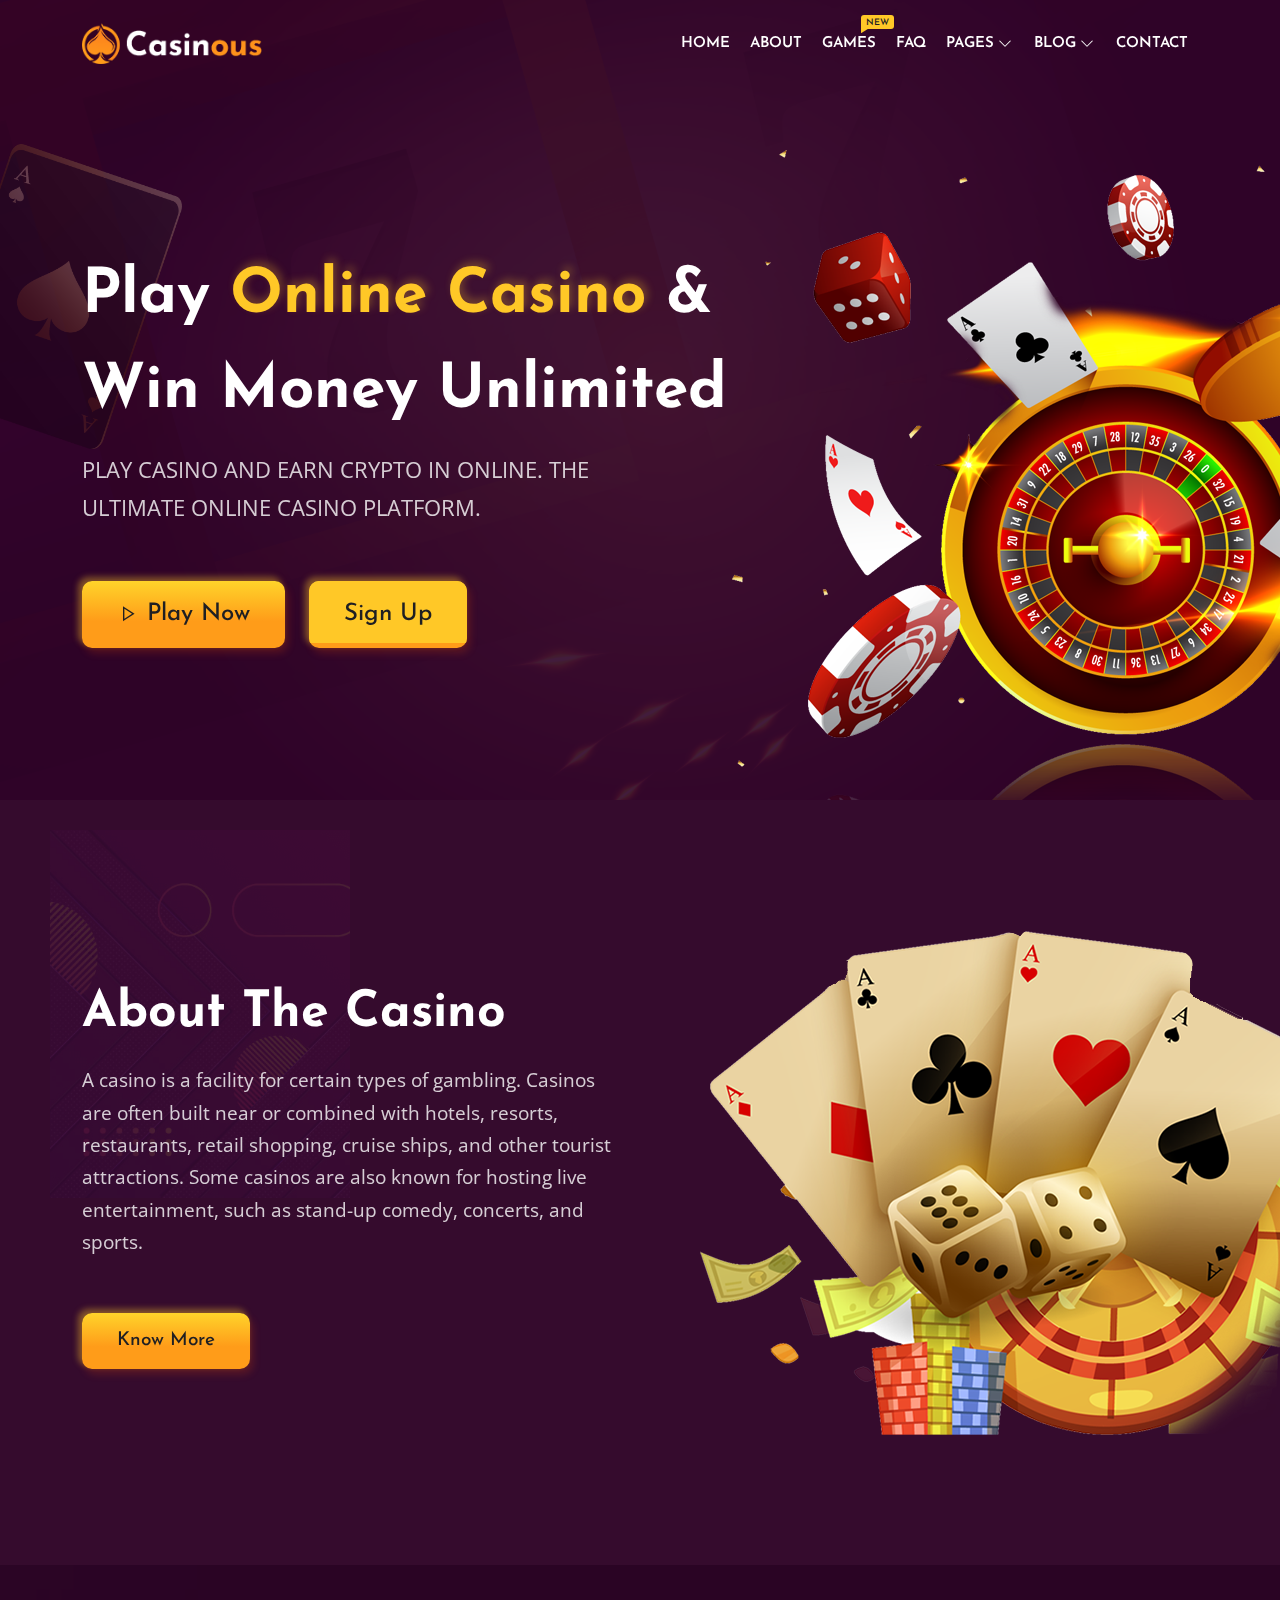
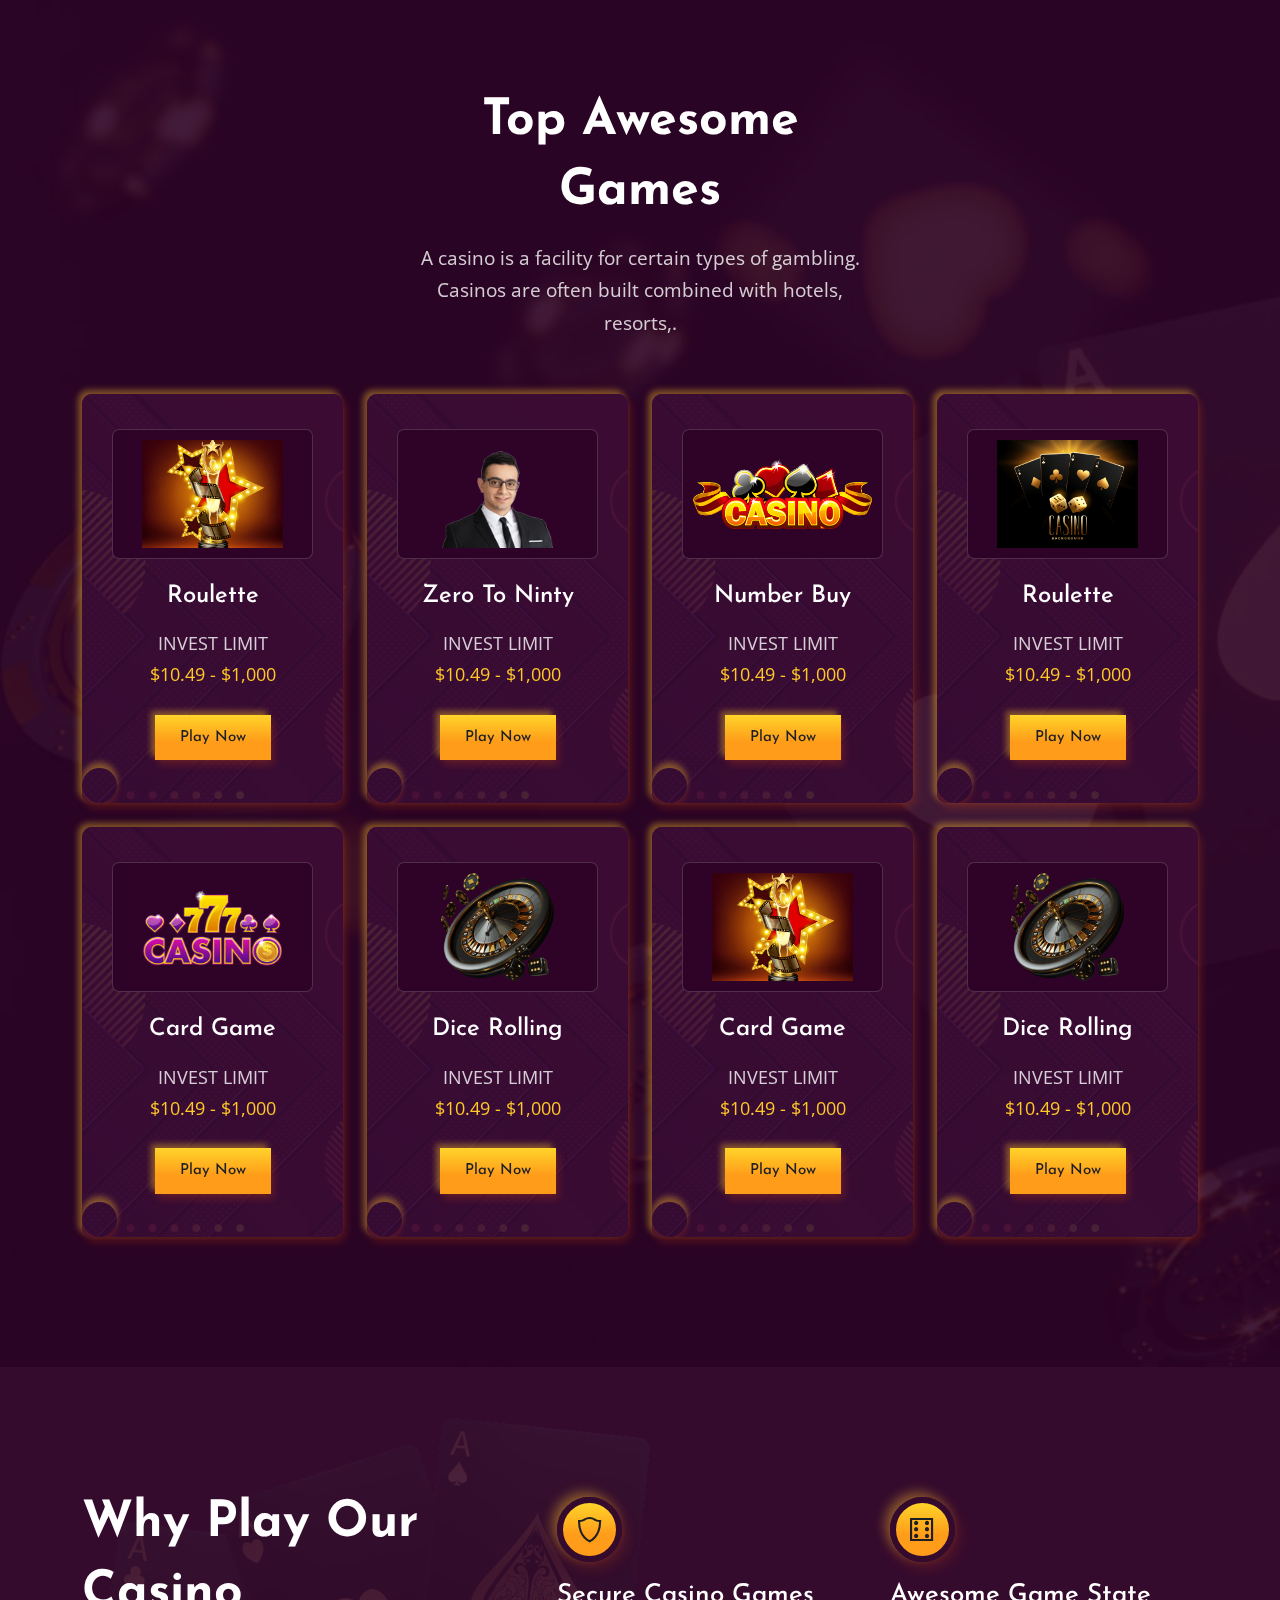
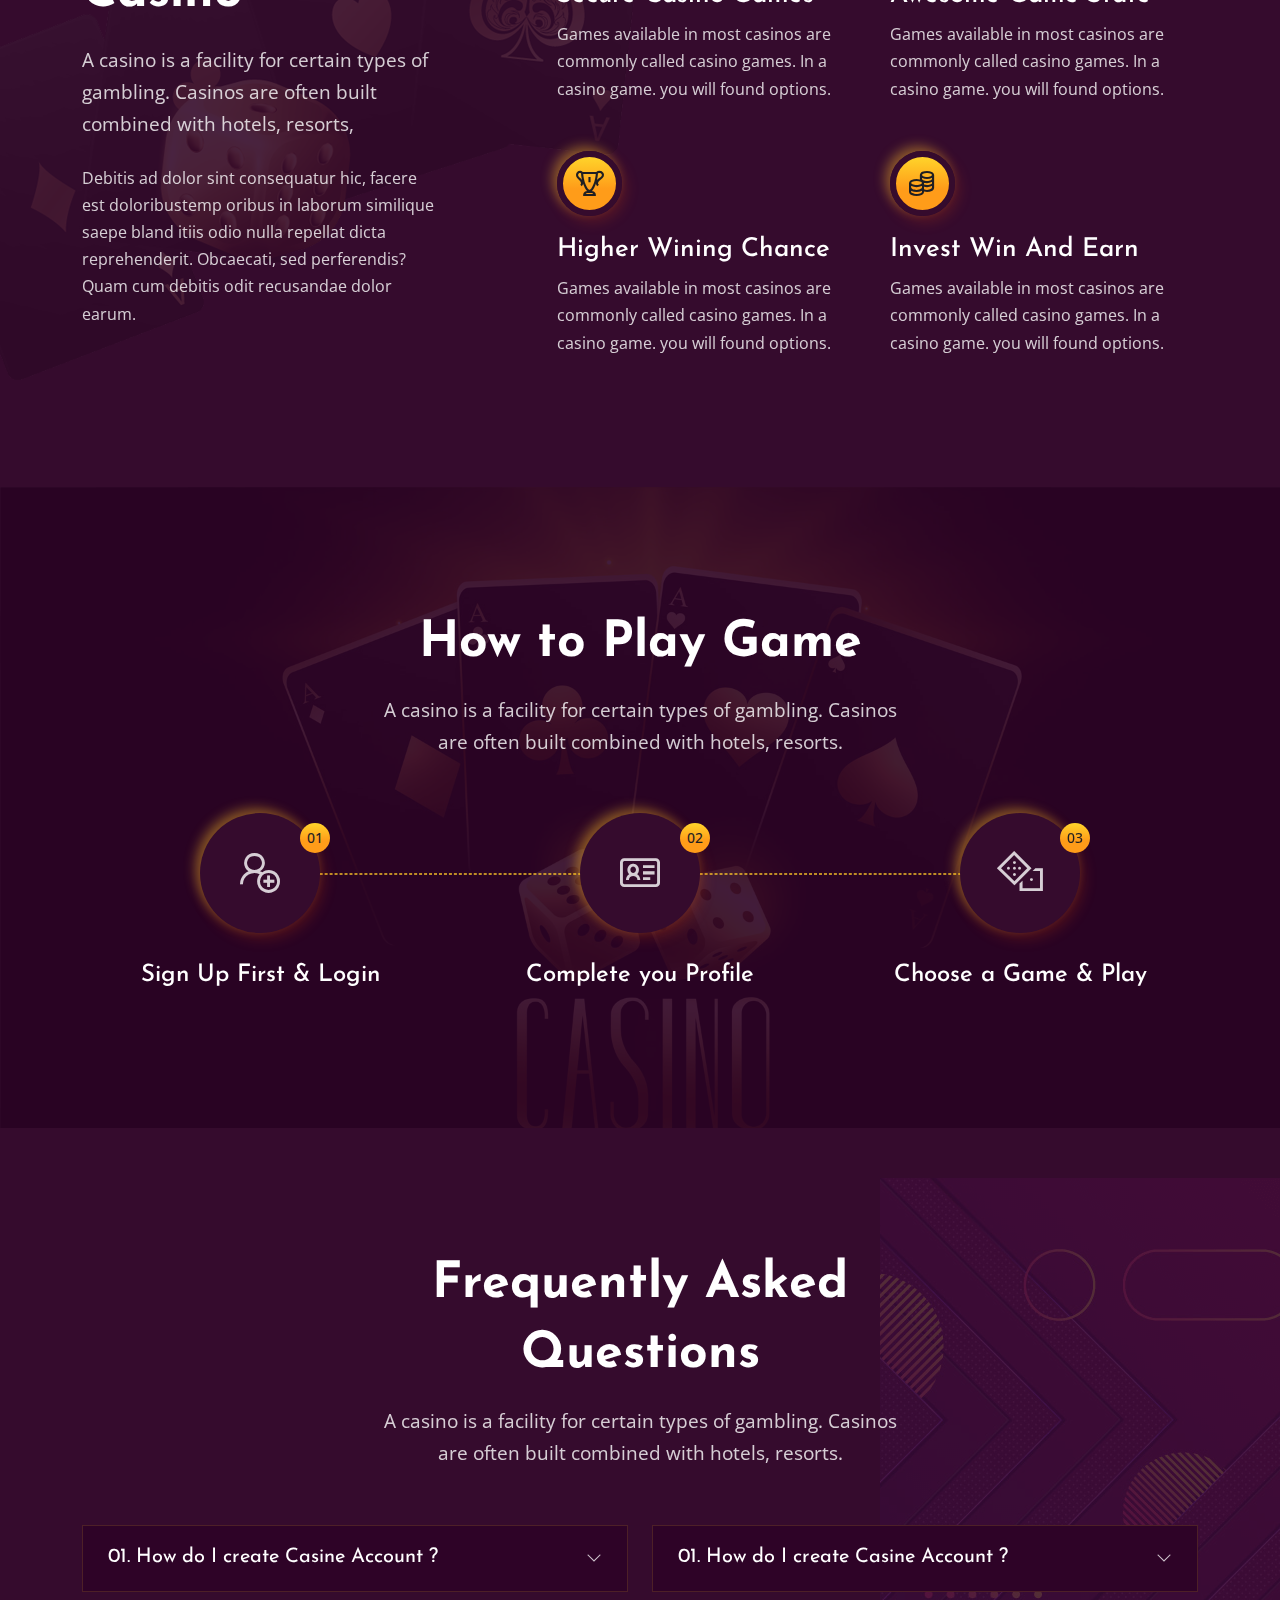
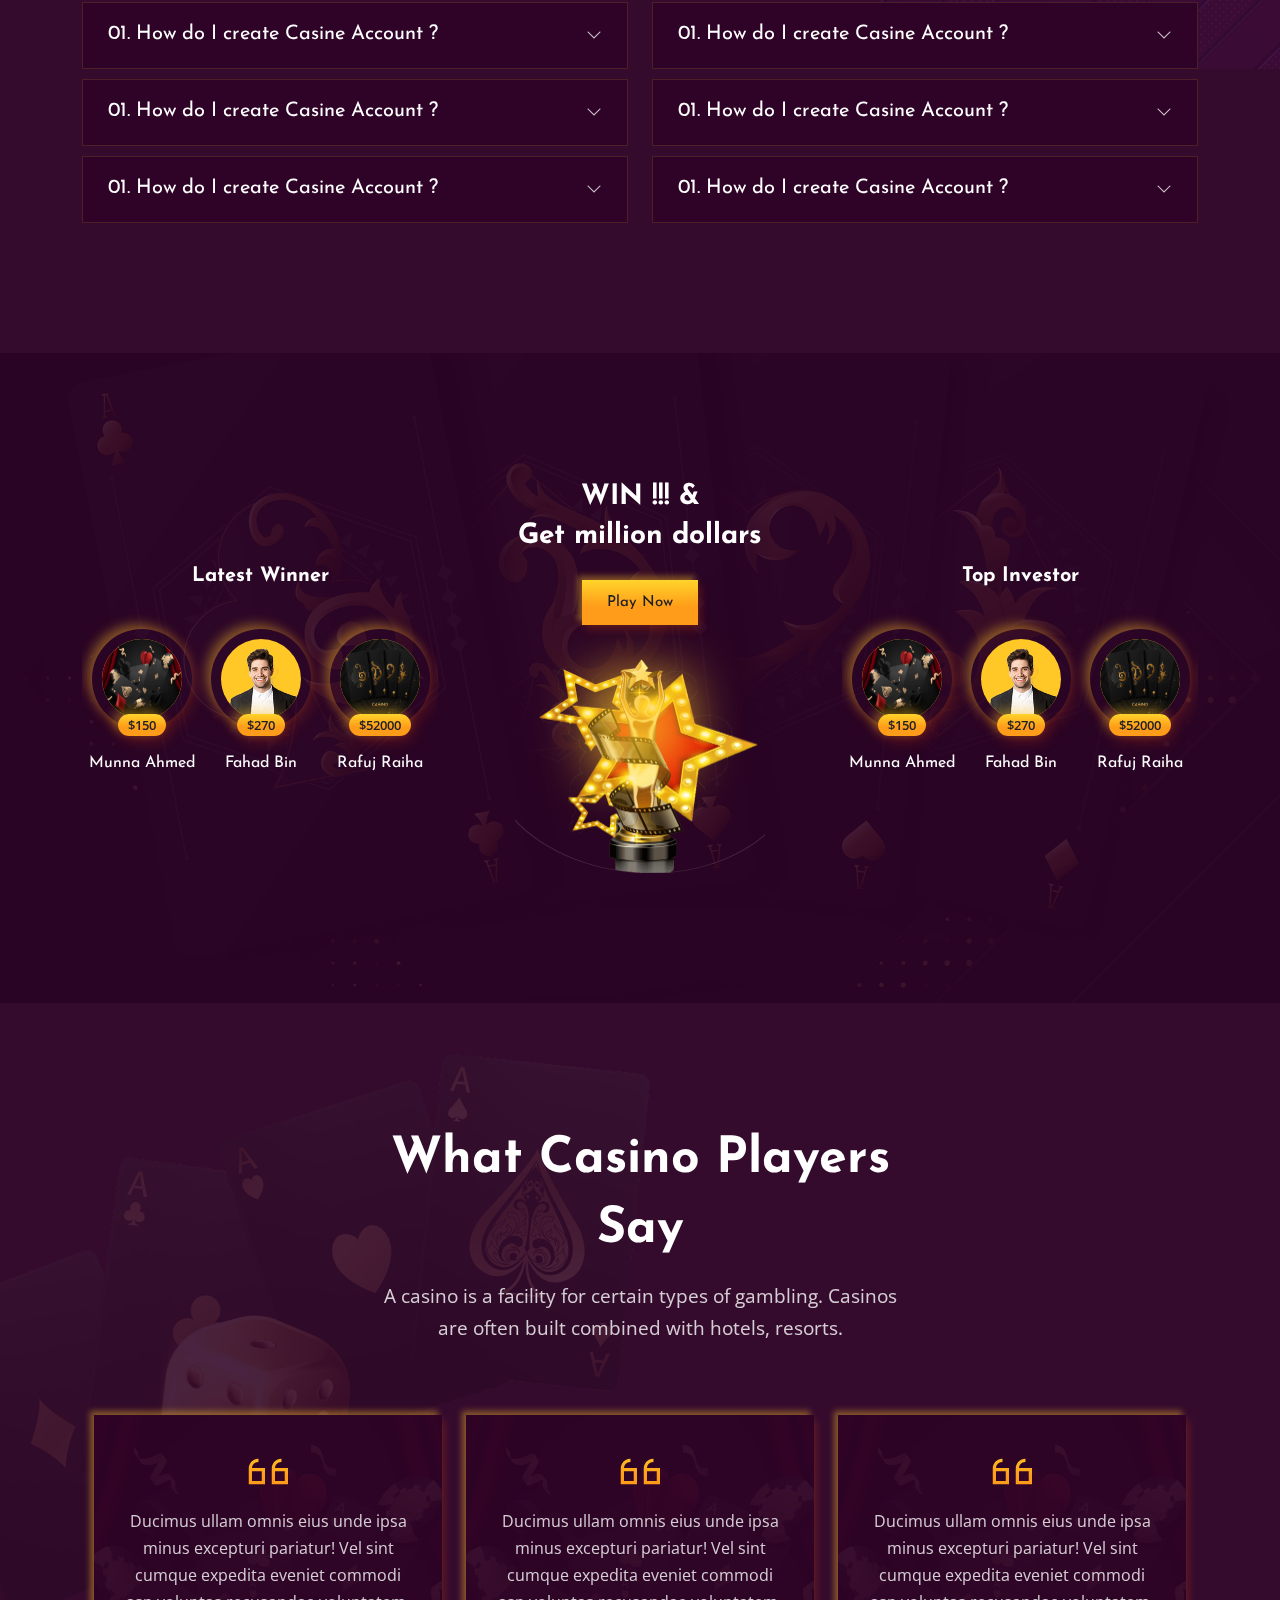
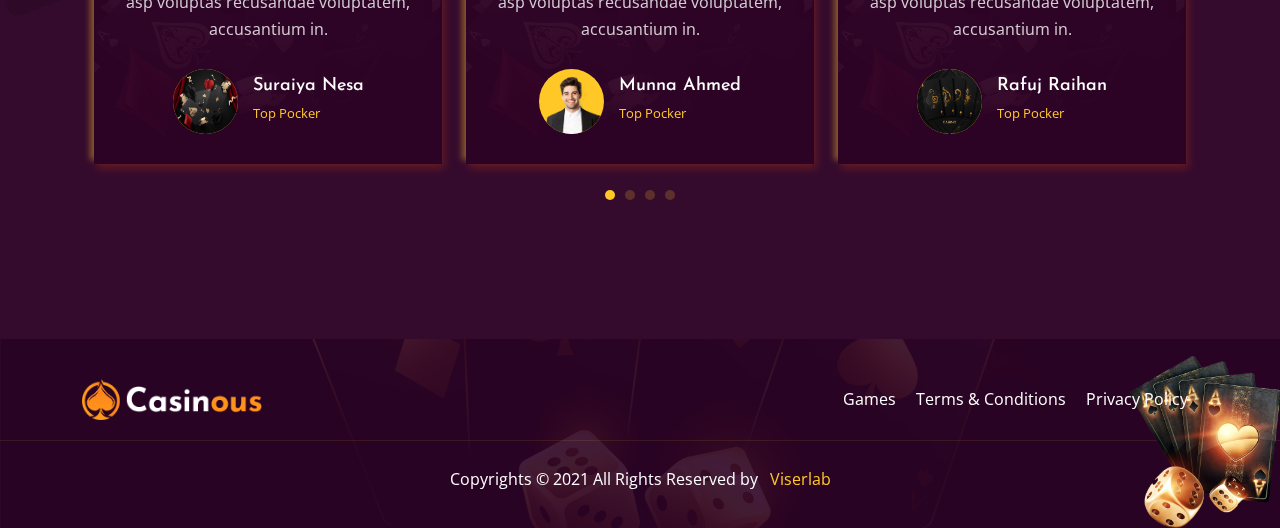
<file: index.html>
<!-- meta tags and other links -->
    <!DOCTYPE html>
<html lang="en">
<head>
    <meta charset="UTF-8">
    <meta name="viewport" content="width=device-width, initial-scale=1.0">
    <title>Casino - Online Casino Platform</title>
    <link rel="icon" type="image/png" href="images/favicon.png" sizes="16x16">
    <!-- bootstrap 5  -->
    <link rel="stylesheet" href="css/bootstrap.min.css">
    <!-- Icon Link  -->
    <link rel="stylesheet" href="css/all.min.css"> 
    <link rel="stylesheet" href="css/line-awesome.min.css"> 
    <link rel="stylesheet" href="css/animate.css"> 

    <!-- Plugin Link -->
    <link rel="stylesheet" href="css/slick.css">

    <!-- Main css -->
    <link rel="stylesheet" href="css/main.css">
</head>
    <body data-bs-spy="scroll" data-bs-offset="170" data-bs-target=".privacy-policy-sidebar-menu">

        <div class="overlay"></div>
        <div class="preloader">
            <div class="scene" id="scene">
                <input type="checkbox" id="andicator">
                <div class="cube">
                    <div class="cube__face cube__face--front"><i></i></div>
                    <div class="cube__face cube__face--back"><i></i><i></i></div>
                    <div class="cube__face cube__face--right">
                        <i></i> <i></i> <i></i> <i></i> <i></i>
                    </div>
                    <div class="cube__face cube__face--left">
                        <i></i> <i></i> <i></i> <i></i> <i></i> <i></i>
                    </div>
                    <div class="cube__face cube__face--top">
                        <i></i> <i></i> <i></i>
                    </div>
                    <div class="cube__face cube__face--bottom">
                        <i></i> <i></i> <i></i> <i></i>
                    </div>
                </div>
            </div>
        </div>

    <div class="header">
    <div class="container">
        <div class="header-bottom">
            <div class="header-bottom-area align-items-center">
                <div class="logo"><a href="index.html"><img src="images/logo.png" alt="logo"></a></div>
                <ul class="menu">
                    <li>
                        <a href="index.html">Home</a>
                    </li>
                    <li>
                        <a href="about.html">About</a>
                    </li>
                    <li>
                        <a href="games.html">Games <span class="badge badge--sm badge--base text-dark">NEW</span></a>
                    </li>
                    <li>
                        <a href="faq.html">Faq</a>
                    </li>
                    <li>
                        <a href="#0">Pages</a>
                        <ul class="sub-menu">
                            <li>
                                <a href="dashboard.html">User Dashboard</a>
                            </li>
                            <li>
                                <a href="game-details.html">Game Details</a>
                            </li>
                            <li>
                                <a href="policy.html">Privacy Policy</a>
                            </li>
                            <li>
                                <a href="terms-conditions.html">Terms & Conditions</a>
                            </li>
                            <li>
                                <a href="sign-in.html">Sign In</a>
                            </li>
                            <li>
                                <a href="sign-up.html">Sign Up</a>
                            </li>
                        </ul>
                    </li>
                    <li>
                        <a href="#0">Blog</a>
                        <ul class="sub-menu">
                            <li><a href="blog.html">Blog</a></li>
                            <li><a href="blog-details.html">Blog Details</a></li>
                        </ul>
                    </li>
                    <li>
                        <a href="contact.html">Contact</a>
                    </li>
                    <button class="btn-close btn-close-white d-lg-none"></button>
                </ul>
                <div class="header-trigger-wrapper d-flex d-lg-none align-items-center">
                    <div class="header-trigger me-4">
                        <span></span>
                    </div>
                    <a href="sign-in.html" class="cmn--btn active btn--md d-none d-sm-block">Sign In</a>
                </div>
            </div>
        </div>
    </div>
</div>

    <!-- Banner Section Starts Here -->
    <section class="banner-section bg_img overflow-hidden" style="background:url(images/bg_2.png) center">
        <div class="container">
            <div class="banner-wrapper d-flex flex-wrap align-items-center">
                <div class="banner-content">
                    <h1 class="banner-content__title">Play <span class="text--base">Online Casino</span> & Win Money Unlimited</h1>
                    <p class="banner-content__subtitle">PLAY CASINO AND EARN CRYPTO IN ONLINE. THE ULTIMATE ONLINE CASINO PLATFORM.</p>
                    <div class="button-wrapper">
                        <a href="#" class="cmn--btn active btn--lg"><i class="las la-play"></i> Play Now</a>
                        <a href="sign-up.html" class="cmn--btn btn--lg">Sign Up</a>
                    </div>
                    <img src="images/card.png" alt class="shape1">
                </div>
                <div class="banner-thumb">
                    <img src="images/thumb.png" alt="banner">
                </div>
            </div>
        </div>
    </section>
    <!-- Banner Section Ends Here -->


    <!-- About Section Starts Here -->
    <section class="about-section padding-top padding-bottom overflow-hidden">
        <div class="container">
            <div class="row align-items-center">
                <div class="col-lg-6">
                    <div class="about-content">
                        <div class="section-header">
                            <h2 class="section-header__title">About The Casino</h2>
                            <p>A casino is a facility for certain types of gambling. Casinos are often built near or combined with hotels, resorts, restaurants, retail shopping, cruise ships, and other tourist attractions. Some casinos are also known for hosting live entertainment, such as stand-up comedy, concerts, and sports.</p>
                        </div>
                        <a href="about.html" class="cmn--btn active">Know More</a>
                    </div>
                </div>
                <div class="col-lg-6">
                    <div class="aobut-thumb section-thumb">
                        <img src="images/thumb_1.png" alt="about" class="ms-lg-5">
                    </div>
                </div>
            </div>
        </div>
        <div class="shapes">
            <img src="images/shape_1.png" alt="about" class="shape shape1">
        </div>
    </section>
    <!-- About Section Ends Here -->


    <!-- Game Section Starts Here -->
    <section class="game-section padding-top padding-bottom bg_img" style="background: url(images/bg3.jpg);">
        <div class="container">
            <div class="row justify-content-center">
                <div class="col-lg-6 col-xl-5">
                    <div class="section-header text-center">
                        <h2 class="section-header__title">Top Awesome Games</h2>
                        <p>A casino is a facility for certain types of gambling. Casinos are often built combined with hotels, resorts,.</p>
                    </div>
                </div>
            </div>
            <div class="row gy-4 justify-content-center">
                <div class="col-lg-4 col-xl-3 col-md-6 col-sm-6">
                    <div class="game-item">
                        <div class="game-inner">
                            <div class="game-item__thumb">
                                <img src="images/item2_1.png" alt="game">
                            </div>
                            <div class="game-item__content">
                                <h4 class="title">Roulette</h4>
                                <p class="invest-info">Invest Limit</p>
                                <p class="invest-amount">$10.49 - $1,000</p>
                                <a href="#0" class="cmn--btn active btn--md radius-0">Play Now</a>
                            </div>
                        </div>
                        <div class="ball"></div>
                    </div>
                </div>
                <div class="col-lg-4 col-xl-3 col-md-6 col-sm-6">
                    <div class="game-item">
                        <div class="game-inner">
                            <div class="game-item__thumb">
                                <img src="images/item1.png" alt="game">
                            </div>
                            <div class="game-item__content">
                                <h4 class="title">Zero To Ninty</h4>
                                <p class="invest-info">Invest Limit</p>
                                <p class="invest-amount">$10.49 - $1,000</p>
                                <a href="#0" class="cmn--btn active btn--md radius-0">Play Now</a>
                            </div>
                        </div>
                        <div class="ball"></div>
                    </div>
                </div>
                <div class="col-lg-4 col-xl-3 col-md-6 col-sm-6">
                    <div class="game-item">
                        <div class="game-inner">
                            <div class="game-item__thumb">
                                <img src="images/item3_1.png" alt="game">
                            </div>
                            <div class="game-item__content">
                                <h4 class="title">Number Buy</h4>
                                <p class="invest-info">Invest Limit</p>
                                <p class="invest-amount">$10.49 - $1,000</p>
                                <a href="#0" class="cmn--btn active btn--md radius-0">Play Now</a>
                            </div>
                        </div>
                        <div class="ball"></div>
                    </div>
                </div>
                <div class="col-lg-4 col-xl-3 col-md-6 col-sm-6">
                    <div class="game-item">
                        <div class="game-inner">
                            <div class="game-item__thumb">
                                <img src="images/item4.png" alt="game">
                            </div>
                            <div class="game-item__content">
                                <h4 class="title">Roulette</h4>
                                <p class="invest-info">Invest Limit</p>
                                <p class="invest-amount">$10.49 - $1,000</p>
                                <a href="#0" class="cmn--btn active btn--md radius-0">Play Now</a>
                            </div>
                        </div>
                        <div class="ball"></div>
                    </div>
                </div>
                <div class="col-lg-4 col-xl-3 col-md-6 col-sm-6">
                    <div class="game-item">
                        <div class="game-inner">
                            <div class="game-item__thumb">
                                <img src="images/item5.png" alt="game">
                            </div>
                            <div class="game-item__content">
                                <h4 class="title">Card Game</h4>
                                <p class="invest-info">Invest Limit</p>
                                <p class="invest-amount">$10.49 - $1,000</p>
                                <a href="#0" class="cmn--btn active btn--md radius-0">Play Now</a>
                            </div>
                        </div>
                        <div class="ball"></div>
                    </div>
                </div>
                <div class="col-lg-4 col-xl-3 col-md-6 col-sm-6">
                    <div class="game-item">
                        <div class="game-inner">
                            <div class="game-item__thumb">
                                <img src="images/item6.png" alt="game">
                            </div>
                            <div class="game-item__content">
                                <h4 class="title">Dice Rolling</h4>
                                <p class="invest-info">Invest Limit</p>
                                <p class="invest-amount">$10.49 - $1,000</p>
                                <a href="#0" class="cmn--btn active btn--md radius-0">Play Now</a>
                            </div>
                        </div>
                        <div class="ball"></div>
                    </div>
                </div>
                <div class="col-lg-4 col-xl-3 col-md-6 col-sm-6">
                    <div class="game-item">
                        <div class="game-inner">
                            <div class="game-item__thumb">
                                <img src="images/item2_1.png" alt="game">
                            </div>
                            <div class="game-item__content">
                                <h4 class="title">Card Game</h4>
                                <p class="invest-info">Invest Limit</p>
                                <p class="invest-amount">$10.49 - $1,000</p>
                                <a href="#0" class="cmn--btn active btn--md radius-0">Play Now</a>
                            </div>
                        </div>
                        <div class="ball"></div>
                    </div>
                </div>
                <div class="col-lg-4 col-xl-3 col-md-6 col-sm-6">
                    <div class="game-item">
                        <div class="game-inner">
                            <div class="game-item__thumb">
                                <img src="images/item6.png" alt="game">
                            </div>
                            <div class="game-item__content">
                                <h4 class="title">Dice Rolling</h4>
                                <p class="invest-info">Invest Limit</p>
                                <p class="invest-amount">$10.49 - $1,000</p>
                                <a href="#0" class="cmn--btn active btn--md radius-0">Play Now</a>
                            </div>
                        </div>
                        <div class="ball"></div>
                    </div>
                </div>
            </div>
        </div>
    </section>
    <!-- Game Section Ends Here -->


    <!-- Why Choose Us Section Starts Here -->
    <section class="why-section padding-top padding-bottom overflow-hidden">
        <div class="container">
            <div class="row justify-content-between gy-5">
                <div class="col-lg-5 col-xl-4">
                    <div class="section-header mb-4">
                        <h2 class="section-header__title">Why Play Our Casino</h2>
                        <p>A casino is a facility for certain types of gambling. Casinos are often built combined with hotels, resorts,</p>
                    </div>
                    <p>Debitis ad dolor sint consequatur hic, facere est doloribustemp oribus in laborum similique saepe bland itiis odio nulla repellat dicta reprehenderit. Obcaecati, sed perferendis? Quam cum debitis odit recusandae dolor earum.</p>
                </div>
                <div class="col-lg-7 col-xl-7">
                    <div class="row gy-4 gy-md-5 gy-lg-4 gy-xl-5">
                        <div class="col-lg-6 col-sm-6">
                            <div class="why-item">
                                <div class="why-item__thumb">
                                    <i class="las la-shield-alt"></i>
                                </div>
                                <div class="why-item__content">
                                    <h4 class="title">Secure Casino Games</h4>
                                    <p>Games available in most casinos are commonly called casino games. In a casino game. you will found options.</p>
                                </div>
                            </div>
                        </div>
                        <div class="col-lg-6 col-sm-6">
                            <div class="why-item">
                                <div class="why-item__thumb">
                                    <i class="las la-dice-six"></i>
                                </div>
                                <div class="why-item__content">
                                    <h4 class="title">Awesome Game State</h4>
                                    <p>Games available in most casinos are commonly called casino games. In a casino game. you will found options.</p>
                                </div>
                            </div>
                        </div>
                        <div class="col-lg-6 col-sm-6">
                            <div class="why-item">
                                <div class="why-item__thumb">
                                    <i class="las la-trophy"></i>
                                </div>
                                <div class="why-item__content">
                                    <h4 class="title">Higher Wining Chance</h4>
                                    <p>Games available in most casinos are commonly called casino games. In a casino game. you will found options.</p>
                                </div>
                            </div>
                        </div>
                        <div class="col-lg-6 col-sm-6">
                            <div class="why-item">
                                <div class="why-item__thumb">
                                    <i class="las la-coins"></i>
                                </div>
                                <div class="why-item__content">
                                    <h4 class="title">Invest Win And Earn</h4>
                                    <p>Games available in most casinos are commonly called casino games. In a casino game. you will found options.</p>
                                </div>
                            </div>
                        </div>
                    </div>
                </div>
            </div>
        </div>
        <div class="shapes">
            <img src="images/shape_3.png" alt="why" class="shape shape1">
        </div>
    </section>
    <!-- Why Choose Us Section Ends Here -->


    <!-- How Section Starts Here -->
    <section class="how-section padding-top padding-bottom bg_img" style="background: url(images/bg2.jpg);">
        <div class="container">
            <div class="row justify-content-center">
                <div class="col-lg-6">
                    <div class="section-header text-center">
                        <h2 class="section-header__title">How to Play Game</h2>
                        <p>A casino is a facility for certain types of gambling. Casinos are often built combined with hotels, resorts.</p>
                    </div>
                </div>
            </div>
            <div class="row gy-4 justify-content-center">
                <div class="col-sm-6 col-md-4 col-lg-4">
                    <div class="how-item">
                        <div class="how-item__thumb">
                            <i class="las la-user-plus"></i>
                            <div class="badge badge--lg badge--round radius-50">01</div>
                        </div>
                        <div class="how-item__content">
                            <h4 class="title">Sign Up First & Login</h4>
                        </div>
                    </div>
                </div>
                <div class="col-sm-6 col-md-4 col-lg-4">
                    <div class="how-item">
                        <div class="how-item__thumb">
                            <i class="las la-id-card"></i>
                            <div class="badge badge--lg badge--round radius-50">02</div>
                        </div>
                        <div class="how-item__content">
                            <h4 class="title">Complete you Profile</h4>
                        </div>
                    </div>
                </div>
                <div class="col-sm-6 col-md-4 col-lg-4">
                    <div class="how-item">
                        <div class="how-item__thumb">
                            <i class="las la-dice"></i>
                            <div class="badge badge--lg badge--round radius-50">03</div>
                        </div>
                        <div class="how-item__content">
                            <h4 class="title">Choose a Game & Play</h4>
                        </div>
                    </div>
                </div>
            </div>
        </div>
    </section>
    <!-- How Section Ends Here -->


    <!-- Faq Section Starts Here -->
    <section class="faq-section padding-top padding-bottom overflow-hidden">
        <div class="container">
            <div class="row justify-content-center">
                <div class="col-lg-7 col-xl-6">
                    <div class="section-header text-center">
                        <h2 class="section-header__title">Frequently Asked Questions</h2>
                        <p>A casino is a facility for certain types of gambling. Casinos are often built combined with hotels, resorts.</p>
                    </div>
                </div>
            </div>
            <div class="faq-wrapper row justify-content-between">
                <div class="col-lg-6">
                    <div class="faq-item">
                        <div class="faq-item__title">
                            <h5 class="title">01. How do I create Casine Account ?</h5>
                        </div>
                        <div class="faq-item__content">
                            <p>Autem ut suscipit, quibusdam officia, perferendis odio neque eius similique quae ipsum dolor voluptas sequi recusandae dolorem assumenda asperiores deleniti numquam iste fugit eligendi voluptates aliquam voluptate. Quas, magni excepturi ab, dolore explicabo  .</p>
                        </div>
                    </div>
                    <div class="faq-item">
                        <div class="faq-item__title">
                            <h5 class="title">01. How do I create Casine Account ?</h5>
                        </div>
                        <div class="faq-item__content">
                            <p>Autem ut suscipit, quibusdam officia, perferendis odio neque eius similique quae ipsum dolor voluptas sequi recusandae dolorem assumenda asperiores deleniti numquam iste fugit eligendi voluptates aliquam voluptate. Quas, magni excepturi ab, dolore explicabo  .</p>
                        </div>
                    </div>
                    <div class="faq-item">
                        <div class="faq-item__title">
                            <h5 class="title">01. How do I create Casine Account ?</h5>
                        </div>
                        <div class="faq-item__content">
                            <p>Autem ut suscipit, quibusdam officia, perferendis odio neque eius similique quae ipsum dolor voluptas sequi recusandae dolorem assumenda asperiores deleniti numquam iste fugit eligendi voluptates aliquam voluptate. Quas, magni excepturi ab, dolore explicabo  .</p>
                        </div>
                    </div>
                    <div class="faq-item mb-2 mb-lg-0">
                        <div class="faq-item__title">
                            <h5 class="title">01. How do I create Casine Account ?</h5>
                        </div>
                        <div class="faq-item__content">
                            <p>Autem ut suscipit, quibusdam officia, perferendis odio neque eius similique quae ipsum dolor voluptas sequi recusandae dolorem assumenda asperiores deleniti numquam iste fugit eligendi voluptates aliquam voluptate. Quas, magni excepturi ab, dolore explicabo  .</p>
                        </div>
                    </div>
                </div>
                <div class="col-lg-6">
                    <div class="faq-item">
                        <div class="faq-item__title">
                            <h5 class="title">01. How do I create Casine Account ?</h5>
                        </div>
                        <div class="faq-item__content">
                            <p>Autem ut suscipit, quibusdam officia, perferendis odio neque eius similique quae ipsum dolor voluptas sequi recusandae dolorem assumenda asperiores deleniti numquam iste fugit eligendi voluptates aliquam voluptate. Quas, magni excepturi ab, dolore explicabo  .</p>
                        </div>
                    </div>
                    <div class="faq-item">
                        <div class="faq-item__title">
                            <h5 class="title">01. How do I create Casine Account ?</h5>
                        </div>
                        <div class="faq-item__content">
                            <p>Autem ut suscipit, quibusdam officia, perferendis odio neque eius similique quae ipsum dolor voluptas sequi recusandae dolorem assumenda asperiores deleniti numquam iste fugit eligendi voluptates aliquam voluptate. Quas, magni excepturi ab, dolore explicabo  .</p>
                        </div>
                    </div>
                    <div class="faq-item">
                        <div class="faq-item__title">
                            <h5 class="title">01. How do I create Casine Account ?</h5>
                        </div>
                        <div class="faq-item__content">
                            <p>Autem ut suscipit, quibusdam officia, perferendis odio neque eius similique quae ipsum dolor voluptas sequi recusandae dolorem assumenda asperiores deleniti numquam iste fugit eligendi voluptates aliquam voluptate. Quas, magni excepturi ab, dolore explicabo  .</p>
                        </div>
                    </div>
                    <div class="faq-item">
                        <div class="faq-item__title">
                            <h5 class="title">01. How do I create Casine Account ?</h5>
                        </div>
                        <div class="faq-item__content">
                            <p>Autem ut suscipit, quibusdam officia, perferendis odio neque eius similique quae ipsum dolor voluptas sequi recusandae dolorem assumenda asperiores deleniti numquam iste fugit eligendi voluptates aliquam voluptate. Quas, magni excepturi ab, dolore explicabo  .</p>
                        </div>
                    </div>
                </div>
            </div>
        </div>
        <div class="shapes">
            <img src="images/shape_2.png" alt="faq" class="shape shape1">
        </div>
    </section>
    <!-- Faq Section Ends Here -->


    <!-- Top Investor & Winner Section Starts Here -->
    <section class="top-section padding-top padding-bottom bg_img" style="background:url(images/bg_1.png) center">
        <div class="container">
            <div class="row align-items-center gy-5">
                <div class="col-lg-4">
                    <h3 class="part-title mb-4">Latest Winner</h3>
                    <div class="top-investor-slider">
                        <div class="investor-item">
                            <div class="investor-item__thumb">
                                <img src="images/item1_1.png" alt="top">
                                <p class="amount">$150</p>
                            </div>
                            <div class="investor-item__content">
                                <h6 class="name">Munna Ahmed</h6>
                            </div>
                        </div>
                        <div class="investor-item">
                            <div class="investor-item__thumb">
                                <img src="images/item2.png" alt="top">
                                <p class="amount">$270</p>
                            </div>
                            <div class="investor-item__content">
                                <h6 class="name">Fahad Bin</h6>
                            </div>
                        </div>
                        <div class="investor-item">
                            <div class="investor-item__thumb">
                                <img src="images/item3.png" alt="top">
                                <p class="amount">$52000</p>
                            </div>
                            <div class="investor-item__content">
                                <h6 class="name">Rafuj Raiha</h6>
                            </div>
                        </div>
                        <div class="investor-item">
                            <div class="investor-item__thumb">
                                <img src="images/item1_1.png" alt="top">
                                <p class="amount">$150</p>
                            </div>
                            <div class="investor-item__content">
                                <h6 class="name">Munna Ahmed</h6>
                            </div>
                        </div>
                        <div class="investor-item">
                            <div class="investor-item__thumb">
                                <img src="images/item3.png" alt="top">
                                <p class="amount">$50</p>
                            </div>
                            <div class="investor-item__content">
                                <h6 class="name">Rafuj Raihan</h6>
                            </div>
                        </div>
                    </div>
                </div>
                <div class="col-lg-4">
                    <div class="cla-wrapper text-center">
                        <h3 class="title mb-4">WIN !!! & <br> Get million dollars</h3>
                        <a href="#0" class="cmn--btn active btn--md radius-0">Play Now</a>
                        <div class="thumb">
                            <img src="images/bg2.png" alt="top">
                        </div>
                    </div>
                </div>
                <div class="col-lg-4">
                    <h3 class="part-title mb-4">Top Investor</h3>
                    <div class="top-investor-slider">
                        <div class="investor-item">
                            <div class="investor-item__thumb">
                                <img src="images/item1_1.png" alt="top">
                                <p class="amount">$150</p>
                            </div>
                            <div class="investor-item__content">
                                <h6 class="name">Munna Ahmed</h6>
                            </div>
                        </div>
                        <div class="investor-item">
                            <div class="investor-item__thumb">
                                <img src="images/item2.png" alt="top">
                                <p class="amount">$270</p>
                            </div>
                            <div class="investor-item__content">
                                <h6 class="name">Fahad Bin</h6>
                            </div>
                        </div>
                        <div class="investor-item">
                            <div class="investor-item__thumb">
                                <img src="images/item3.png" alt="top">
                                <p class="amount">$52000</p>
                            </div>
                            <div class="investor-item__content">
                                <h6 class="name">Rafuj Raiha</h6>
                            </div>
                        </div>
                        <div class="investor-item">
                            <div class="investor-item__thumb">
                                <img src="images/item1_1.png" alt="top">
                                <p class="amount">$150</p>
                            </div>
                            <div class="investor-item__content">
                                <h6 class="name">Munna Ahmed</h6>
                            </div>
                        </div>
                        <div class="investor-item">
                            <div class="investor-item__thumb">
                                <img src="images/item3.png" alt="top">
                                <p class="amount">$50</p>
                            </div>
                            <div class="investor-item__content">
                                <h6 class="name">Rafuj Raihan</h6>
                            </div>
                        </div>
                    </div>
                </div>
            </div>
        </div>
    </section>
    <!-- Top Investor & Winner Section Ends Here -->


    <!-- Testimonial Section Starts Here -->
    <section class="testimonial-section padding-top padding-bottom overflow-hidden">
        <div class="container">
            <div class="row justify-content-center">
                <div class="col-lg-7 col-xl-6">
                    <div class="section-header text-center">
                        <h2 class="section-header__title">What Casino Players Say</h2>
                        <p>A casino is a facility for certain types of gambling. Casinos are often built combined with hotels, resorts.</p>
                    </div>
                </div>
            </div>
            <div class="testimonial-slider">
                <div class="single-slide">
                    <div class="testimonial-item bg_img" style="background: url(images/bg.png) center">
                        <div class="testimonial-inner">
                            <div class="testimonial-item__content">
                                <div class="quote-icon"><i class="las la-quote-left"></i></div>
                                <p>Ducimus ullam omnis eius unde ipsa minus excepturi pariatur! Vel sint cumque expedita  eveniet commodi asp voluptas recusandae voluptatem, accusantium in.</p>
                            </div>
                            <div class="thumb-wrapper">
                                <div class="thumb">
                                    <img src="images/item1_1.png" alt="top">
                                </div>
                                <div class="content">
                                    <h6 class="name">Suraiya Nesa</h6>
                                    <span class="designation">Top Pocker</span>
                                </div>
                            </div>
                        </div>
                    </div>
                </div>
                <div class="single-slide">
                    <div class="testimonial-item bg_img" style="background: url(images/bg.png) center">
                        <div class="testimonial-inner">
                            <div class="testimonial-item__content">
                                <div class="quote-icon"><i class="las la-quote-left"></i></div>
                                <p>Ducimus ullam omnis eius unde ipsa minus excepturi pariatur! Vel sint cumque expedita  eveniet commodi asp voluptas recusandae voluptatem, accusantium in.</p>
                            </div>
                            <div class="thumb-wrapper">
                                <div class="thumb">
                                    <img src="images/item2.png" alt="top">
                                </div>
                                <div class="content">
                                    <h6 class="name">Munna Ahmed</h6>
                                    <span class="designation">Top Pocker</span>
                                </div>
                            </div>
                        </div>
                    </div>
                </div>
                <div class="single-slide">
                    <div class="testimonial-item bg_img" style="background: url(images/bg.png) center">
                        <div class="testimonial-inner">
                            <div class="testimonial-item__content">
                                <div class="quote-icon"><i class="las la-quote-left"></i></div>
                                <p>Ducimus ullam omnis eius unde ipsa minus excepturi pariatur! Vel sint cumque expedita  eveniet commodi asp voluptas recusandae voluptatem, accusantium in.</p>
                            </div>
                            <div class="thumb-wrapper">
                                <div class="thumb">
                                    <img src="images/item3.png" alt="top">
                                </div>
                                <div class="content">
                                    <h6 class="name">Rafuj Raihan</h6>
                                    <span class="designation">Top Pocker</span>
                                </div>
                            </div>
                        </div>
                    </div>
                </div>
                <div class="single-slide">
                    <div class="testimonial-item bg_img" style="background: url(images/bg.png) center">
                        <div class="testimonial-inner">
                            <div class="testimonial-item__content">
                                <div class="quote-icon"><i class="las la-quote-left"></i></div>
                                <p>Ducimus ullam omnis eius unde ipsa minus excepturi pariatur! Vel sint cumque expedita  eveniet commodi asp voluptas recusandae voluptatem, accusantium in.</p>
                            </div>
                            <div class="thumb-wrapper">
                                <div class="thumb">
                                    <img src="images/item2.png" alt="top">
                                </div>
                                <div class="content">
                                    <h6 class="name">Fahad Foiz</h6>
                                    <span class="designation">Top Pocker</span>
                                </div>
                            </div>
                        </div>
                    </div>
                </div>
            </div>
        </div>
        <div class="shapes">
            <img src="images/shape_3.png" alt="why" class="shape shape1">
        </div>
    </section>
    <!-- Testimonial Section Ends Here -->


    <!-- Footer Section Starts Here -->
<footer class="footer-section bg_img" style="background: url(images/bg.jpg) center;">
    <div class="footer-top">
        <div class="container">
            <div class="footer-wrapper d-flex flex-wrap align-items-center justify-content-md-between justify-content-center">
                <div class="logo mb-3 mb-md-0"><a href="index.html"><img src="images/logo.png" alt="logo"></a></div>
                <ul class="footer-links d-flex flex-wrap justify-content-center">
                    <li><a href="games.html">Games</a></li>
                    <li><a href="terms-conditions.html">Terms & Conditions</a></li>
                    <li><a href="policy.html">Privacy Policy</a></li>
                </ul>
            </div>
        </div>
    </div>
    <div class="footer-bottom">
        <div class="container">
            <div class="footer-wrapper d-flex flex-wrap justify-content-center align-items-center text-center">
                <p class="copyright text-white">Copyrights &copy; 2021 All Rights Reserved by <a href="#0" class=" text--base ms-2">Viserlab</a></p>
            </div>
        </div>
    </div>
    <div class="shapes">
        <img src="images/shape.png" alt="footer" class="shape1">
    </div>
</footer>
<!-- Footer Section Ends Here -->
    

<!-- jQuery library -->
<script src="js/jquery-3.6.0.min.js"></script>
<!-- bootstrap 5 js -->
<script src="js/bootstrap.min.js"></script>

<!-- Pluglin Link -->
<script src="js/slick.min.js"></script>

<!-- main js -->
<script src="js/main.js"></script>  

</body>
</html>
</file>
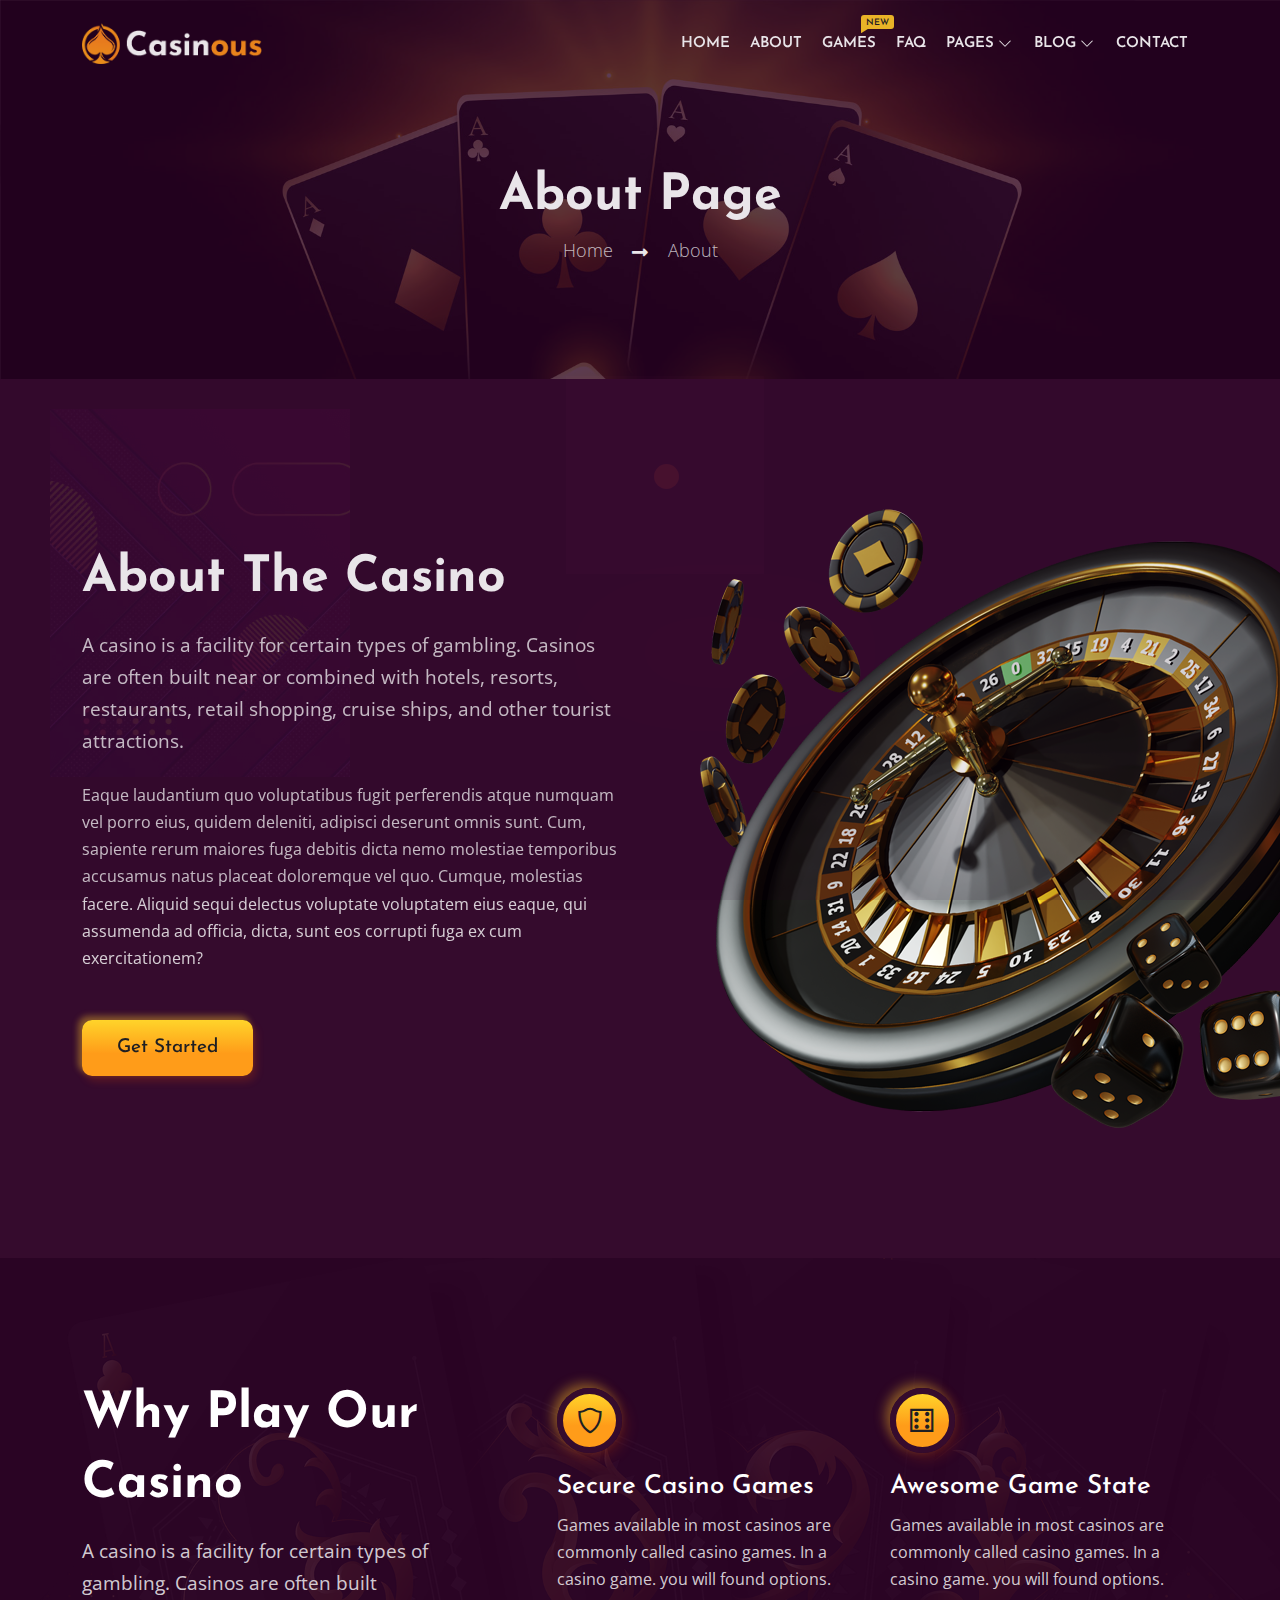
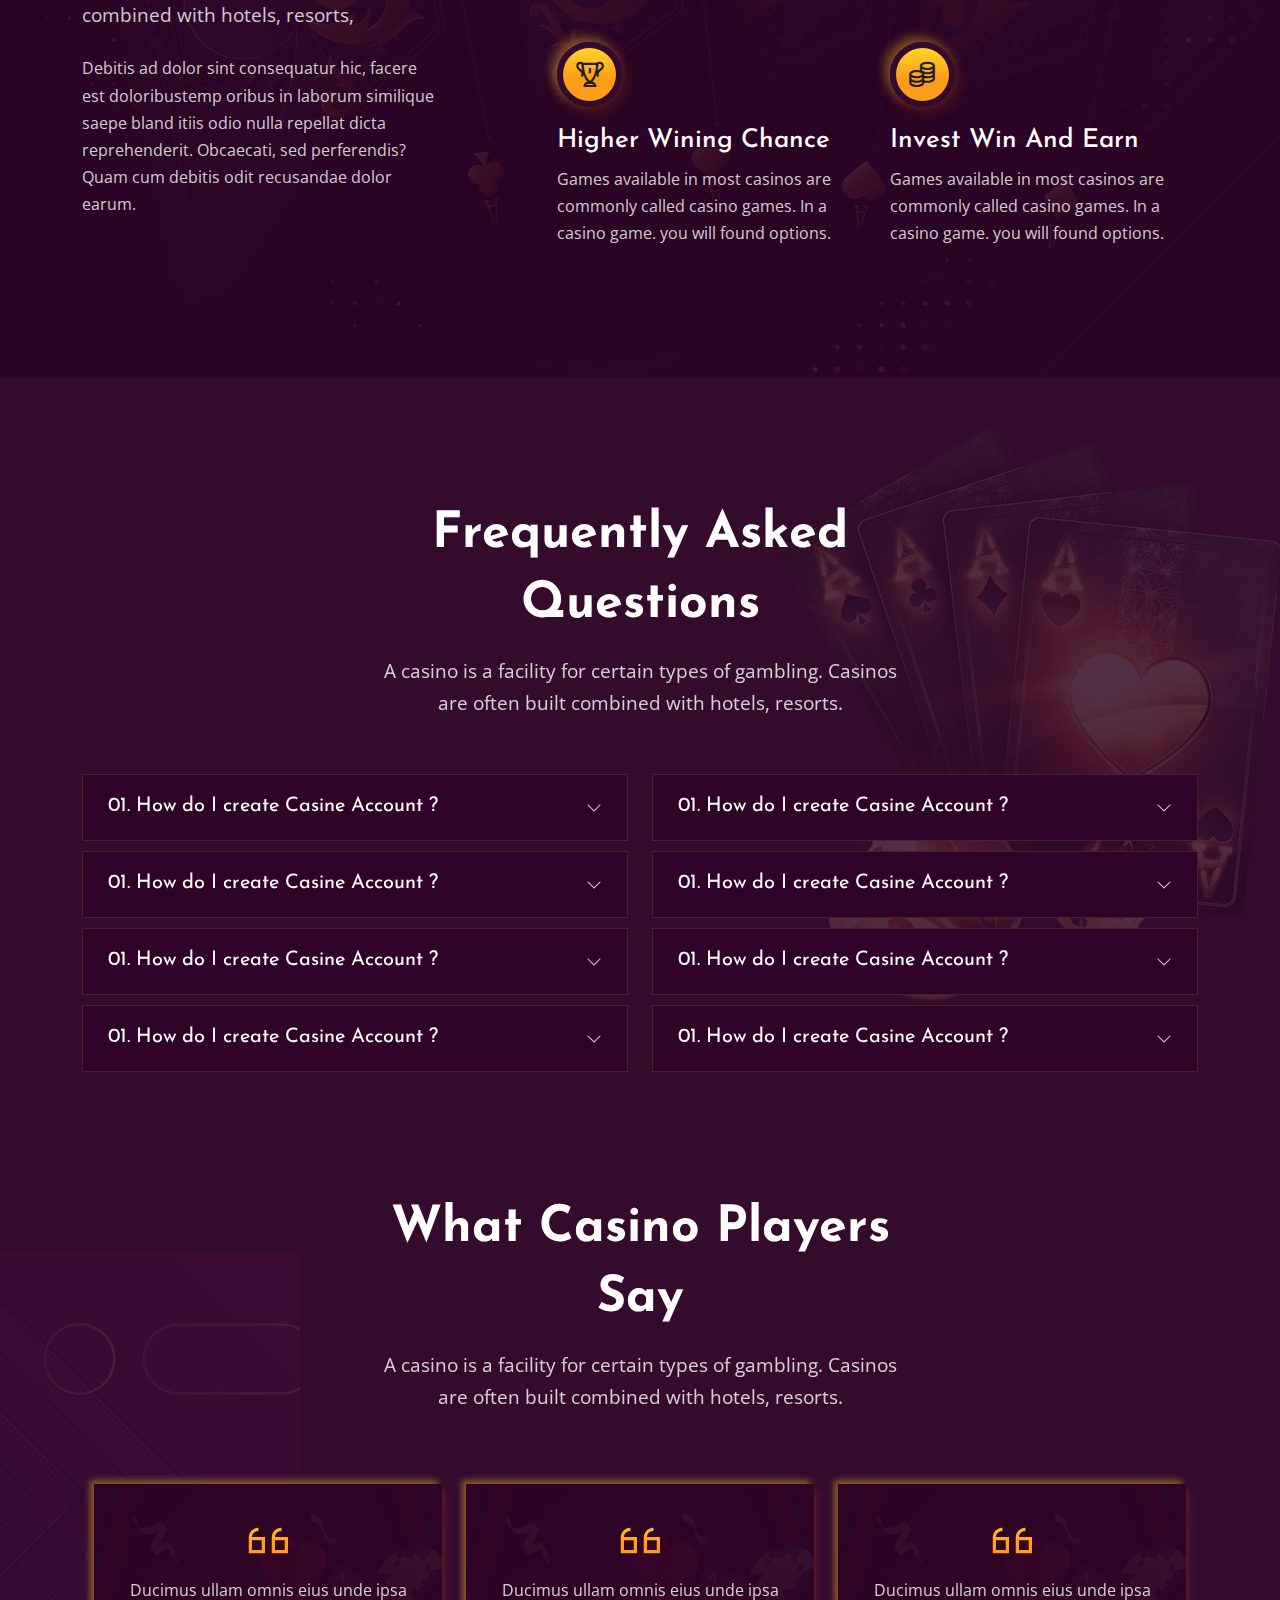
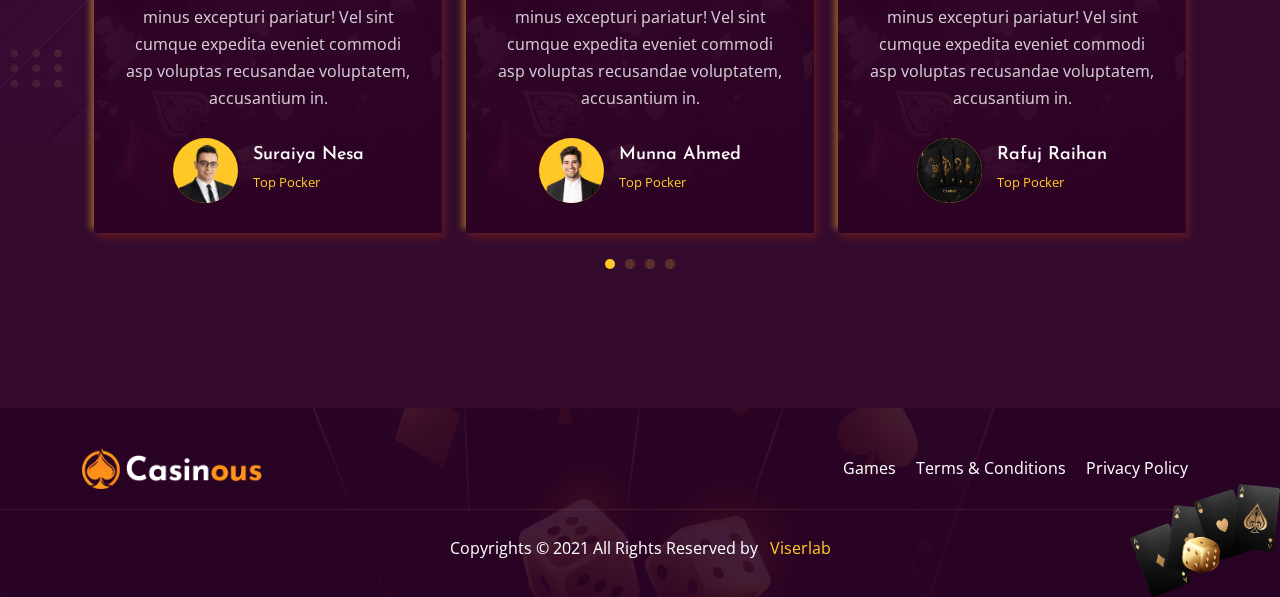
<file: about.html>
<!-- meta tags and other links -->
<!DOCTYPE html>
<html lang="en">
<head>
    <meta charset="UTF-8">
    <meta name="viewport" content="width=device-width, initial-scale=1.0">
    <title>Casino - Online Casino Platform</title>
    <link rel="icon" type="image/png" href="images/favicon.png" sizes="16x16">
    <!-- bootstrap 5  -->
    <link rel="stylesheet" href="css/bootstrap.min.css">
    <!-- Icon Link  -->
    <link rel="stylesheet" href="css/all.min.css"> 
    <link rel="stylesheet" href="css/line-awesome.min.css"> 
    <link rel="stylesheet" href="css/animate.css"> 

    <!-- Plugin Link -->
    <link rel="stylesheet" href="css/slick.css">

    <!-- Main css -->
    <link rel="stylesheet" href="css/main.css">
</head>
    <body data-bs-spy="scroll" data-bs-offset="170" data-bs-target=".privacy-policy-sidebar-menu">

        <div class="overlay"></div>
        <div class="preloader">
            <div class="scene" id="scene">
                <input type="checkbox" id="andicator">
                <div class="cube">
                    <div class="cube__face cube__face--front"><i></i></div>
                    <div class="cube__face cube__face--back"><i></i><i></i></div>
                    <div class="cube__face cube__face--right">
                        <i></i> <i></i> <i></i> <i></i> <i></i>
                    </div>
                    <div class="cube__face cube__face--left">
                        <i></i> <i></i> <i></i> <i></i> <i></i> <i></i>
                    </div>
                    <div class="cube__face cube__face--top">
                        <i></i> <i></i> <i></i>
                    </div>
                    <div class="cube__face cube__face--bottom">
                        <i></i> <i></i> <i></i> <i></i>
                    </div>
                </div>
            </div>
        </div>

<div class="header">
    <div class="container">
        <div class="header-bottom">
            <div class="header-bottom-area align-items-center">
                <div class="logo"><a href="index.html"><img src="images/logo.png" alt="logo"></a></div>
                <ul class="menu">
                    <li>
                        <a href="index.html">Home</a>
                    </li>
                    <li>
                        <a href="about.html">About</a>
                    </li>
                    <li>
                        <a href="games.html">Games <span class="badge badge--sm badge--base text-dark">NEW</span></a>
                    </li>
                    <li>
                        <a href="faq.html">Faq</a>
                    </li>
                    <li>
                        <a href="#0">Pages</a>
                        <ul class="sub-menu">
                            <li>
                                <a href="dashboard.html">User Dashboard</a>
                            </li>
                            <li>
                                <a href="game-details.html">Game Details</a>
                            </li>
                            <li>
                                <a href="policy.html">Privacy Policy</a>
                            </li>
                            <li>
                                <a href="terms-conditions.html">Terms & Conditions</a>
                            </li>
                            <li>
                                <a href="sign-in.html">Sign In</a>
                            </li>
                            <li>
                                <a href="sign-up.html">Sign Up</a>
                            </li>
                        </ul>
                    </li>
                    <li>
                        <a href="#0">Blog</a>
                        <ul class="sub-menu">
                            <li><a href="blog.html">Blog</a></li>
                            <li><a href="blog-details.html">Blog Details</a></li>
                        </ul>
                    </li>
                    <li>
                        <a href="contact.html">Contact</a>
                    </li>
                    <button class="btn-close btn-close-white d-lg-none"></button>
                </ul>
                <div class="header-trigger-wrapper d-flex d-lg-none align-items-center">
                    <div class="header-trigger me-4">
                        <span></span>
                    </div>
                    <a href="sign-in.html" class="cmn--btn active btn--md d-none d-sm-block">Sign In</a>
                </div>
            </div>
        </div>
    </div>
</div>
<!-- inner hero section start -->
<section class="inner-banner bg_img" style="background: url(&#x27;images/bg2.jpg&#x27;) top;">
  <div class="container">
    <div class="row justify-content-center">
      <div class="col-lg-7 col-xl-6 text-center">
        <h2 class="title text-white">About Page</h2>
        <ul class="breadcrumbs d-flex flex-wrap align-items-center justify-content-center">
          <li><a href="index.html">Home</a></li>
          <li>About</li>
        </ul>
      </div>
    </div>
  </div>
</section>
<!-- inner hero section end -->


    <!-- About Section Starts Here -->
    <section class="about-section padding-top padding-bottom overflow-hidden">
        <div class="container">
            <div class="row align-items-center">
                <div class="col-lg-6">
                    <div class="about-content">
                        <div class="section-header mb-4">
                            <h2 class="section-header__title">About The Casino</h2>
                            <p>A casino is a facility for certain types of gambling. Casinos are often built near or combined with hotels, resorts, restaurants, retail shopping, cruise ships, and other tourist attractions.</p>
                        </div>
                        <p>Eaque laudantium quo voluptatibus fugit perferendis atque numquam vel porro eius, quidem deleniti, adipisci deserunt omnis sunt. Cum, sapiente rerum maiores fuga debitis dicta nemo molestiae temporibus accusamus natus placeat doloremque vel quo. Cumque, molestias facere. Aliquid sequi delectus voluptate voluptatem eius eaque, qui assumenda ad officia, dicta, sunt eos corrupti fuga ex cum exercitationem?</p>
                    </div>
                    <a href="sign-in.html" class="cmn--btn active mt-sm-5 mt-4">Get Started</a>
                </div>
                <div class="col-lg-6">
                    <div class="aobut-thumb section-thumb">
                        <img src="images/thumb2.png" alt="about" class="ms-lg-5">
                    </div>
                </div>
            </div>
        </div>
        <div class="shapes">
            <img src="images/shape_1.png" alt="about" class="shape shape1">
        </div>
    </section>
    <!-- About Section Ends Here -->


    <!-- Why Choose Us Section Starts Here -->
    <section class="why-section padding-top padding-bottom overflow-hidden bg_img" style="background: url(images/bg_1.png);">
        <div class="container">
            <div class="row justify-content-between gy-5">
                <div class="col-lg-5 col-xl-4">
                    <div class="section-header mb-4">
                        <h2 class="section-header__title">Why Play Our Casino</h2>
                        <p>A casino is a facility for certain types of gambling. Casinos are often built combined with hotels, resorts,</p>
                    </div>
                    <p>Debitis ad dolor sint consequatur hic, facere est doloribustemp oribus in laborum similique saepe bland itiis odio nulla repellat dicta reprehenderit. Obcaecati, sed perferendis? Quam cum debitis odit recusandae dolor earum.</p>
                </div>
                <div class="col-lg-7 col-xl-7">
                    <div class="row gy-4 gy-md-5 gy-lg-4 gy-xl-5">
                        <div class="col-lg-6 col-sm-6">
                            <div class="why-item">
                                <div class="why-item__thumb">
                                    <i class="las la-shield-alt"></i>
                                </div>
                                <div class="why-item__content">
                                    <h4 class="title">Secure Casino Games</h4>
                                    <p>Games available in most casinos are commonly called casino games. In a casino game. you will found options.</p>
                                </div>
                            </div>
                        </div>
                        <div class="col-lg-6 col-sm-6">
                            <div class="why-item">
                                <div class="why-item__thumb">
                                    <i class="las la-dice-six"></i>
                                </div>
                                <div class="why-item__content">
                                    <h4 class="title">Awesome Game State</h4>
                                    <p>Games available in most casinos are commonly called casino games. In a casino game. you will found options.</p>
                                </div>
                            </div>
                        </div>
                        <div class="col-lg-6 col-sm-6">
                            <div class="why-item">
                                <div class="why-item__thumb">
                                    <i class="las la-trophy"></i>
                                </div>
                                <div class="why-item__content">
                                    <h4 class="title">Higher Wining Chance</h4>
                                    <p>Games available in most casinos are commonly called casino games. In a casino game. you will found options.</p>
                                </div>
                            </div>
                        </div>
                        <div class="col-lg-6 col-sm-6">
                            <div class="why-item">
                                <div class="why-item__thumb">
                                    <i class="las la-coins"></i>
                                </div>
                                <div class="why-item__content">
                                    <h4 class="title">Invest Win And Earn</h4>
                                    <p>Games available in most casinos are commonly called casino games. In a casino game. you will found options.</p>
                                </div>
                            </div>
                        </div>
                    </div>
                </div>
            </div>
        </div>
        <div class="shapes">
            <img src="images/shape_2.png" alt="why" class="shape shape1">
        </div>
    </section>
    <!-- Why Choose Us Section Ends Here -->


    <!-- Faq Section Starts Here -->
    <section class="faq-section padding-top padding-bottom overflow-hidden">
        <div class="container">
            <div class="row justify-content-center">
                <div class="col-lg-7 col-xl-6">
                    <div class="section-header text-center">
                        <h2 class="section-header__title">Frequently Asked Questions</h2>
                        <p>A casino is a facility for certain types of gambling. Casinos are often built combined with hotels, resorts.</p>
                    </div>
                </div>
            </div>
            <div class="faq-wrapper row justify-content-between">
                <div class="col-lg-6">
                    <div class="faq-item">
                        <div class="faq-item__title">
                            <h5 class="title">01. How do I create Casine Account ?</h5>
                        </div>
                        <div class="faq-item__content">
                            <p>Autem ut suscipit, quibusdam officia, perferendis odio neque eius similique quae ipsum dolor voluptas sequi recusandae dolorem assumenda asperiores deleniti numquam iste fugit eligendi voluptates aliquam voluptate. Quas, magni excepturi ab, dolore explicabo  .</p>
                        </div>
                    </div>
                    <div class="faq-item">
                        <div class="faq-item__title">
                            <h5 class="title">01. How do I create Casine Account ?</h5>
                        </div>
                        <div class="faq-item__content">
                            <p>Autem ut suscipit, quibusdam officia, perferendis odio neque eius similique quae ipsum dolor voluptas sequi recusandae dolorem assumenda asperiores deleniti numquam iste fugit eligendi voluptates aliquam voluptate. Quas, magni excepturi ab, dolore explicabo  .</p>
                        </div>
                    </div>
                    <div class="faq-item">
                        <div class="faq-item__title">
                            <h5 class="title">01. How do I create Casine Account ?</h5>
                        </div>
                        <div class="faq-item__content">
                            <p>Autem ut suscipit, quibusdam officia, perferendis odio neque eius similique quae ipsum dolor voluptas sequi recusandae dolorem assumenda asperiores deleniti numquam iste fugit eligendi voluptates aliquam voluptate. Quas, magni excepturi ab, dolore explicabo  .</p>
                        </div>
                    </div>
                    <div class="faq-item mb-2 mb-lg-0">
                        <div class="faq-item__title">
                            <h5 class="title">01. How do I create Casine Account ?</h5>
                        </div>
                        <div class="faq-item__content">
                            <p>Autem ut suscipit, quibusdam officia, perferendis odio neque eius similique quae ipsum dolor voluptas sequi recusandae dolorem assumenda asperiores deleniti numquam iste fugit eligendi voluptates aliquam voluptate. Quas, magni excepturi ab, dolore explicabo  .</p>
                        </div>
                    </div>
                </div>
                <div class="col-lg-6">
                    <div class="faq-item">
                        <div class="faq-item__title">
                            <h5 class="title">01. How do I create Casine Account ?</h5>
                        </div>
                        <div class="faq-item__content">
                            <p>Autem ut suscipit, quibusdam officia, perferendis odio neque eius similique quae ipsum dolor voluptas sequi recusandae dolorem assumenda asperiores deleniti numquam iste fugit eligendi voluptates aliquam voluptate. Quas, magni excepturi ab, dolore explicabo  .</p>
                        </div>
                    </div>
                    <div class="faq-item">
                        <div class="faq-item__title">
                            <h5 class="title">01. How do I create Casine Account ?</h5>
                        </div>
                        <div class="faq-item__content">
                            <p>Autem ut suscipit, quibusdam officia, perferendis odio neque eius similique quae ipsum dolor voluptas sequi recusandae dolorem assumenda asperiores deleniti numquam iste fugit eligendi voluptates aliquam voluptate. Quas, magni excepturi ab, dolore explicabo  .</p>
                        </div>
                    </div>
                    <div class="faq-item">
                        <div class="faq-item__title">
                            <h5 class="title">01. How do I create Casine Account ?</h5>
                        </div>
                        <div class="faq-item__content">
                            <p>Autem ut suscipit, quibusdam officia, perferendis odio neque eius similique quae ipsum dolor voluptas sequi recusandae dolorem assumenda asperiores deleniti numquam iste fugit eligendi voluptates aliquam voluptate. Quas, magni excepturi ab, dolore explicabo  .</p>
                        </div>
                    </div>
                    <div class="faq-item">
                        <div class="faq-item__title">
                            <h5 class="title">01. How do I create Casine Account ?</h5>
                        </div>
                        <div class="faq-item__content">
                            <p>Autem ut suscipit, quibusdam officia, perferendis odio neque eius similique quae ipsum dolor voluptas sequi recusandae dolorem assumenda asperiores deleniti numquam iste fugit eligendi voluptates aliquam voluptate. Quas, magni excepturi ab, dolore explicabo  .</p>
                        </div>
                    </div>
                </div>
            </div>
        </div>
        <div class="shapes">
            <img src="images/shape.png" alt="faq" class="shape shape1">
        </div>
    </section>
    <!-- Faq Section Ends Here -->


    <!-- Testimonial Section Starts Here -->
    <section class="testimonial-section padding-bottom overflow-hidden">
        <div class="container">
            <div class="row justify-content-center">
                <div class="col-lg-7 col-xl-6">
                    <div class="section-header text-center">
                        <h2 class="section-header__title">What Casino Players Say</h2>
                        <p>A casino is a facility for certain types of gambling. Casinos are often built combined with hotels, resorts.</p>
                    </div>
                </div>
            </div>
            <div class="testimonial-slider">
                <div class="single-slide">
                    <div class="testimonial-item bg_img" style="background: url(images/bg.png) center">
                        <div class="testimonial-inner">
                            <div class="testimonial-item__content">
                                <div class="quote-icon"><i class="las la-quote-left"></i></div>
                                <p>Ducimus ullam omnis eius unde ipsa minus excepturi pariatur! Vel sint cumque expedita  eveniet commodi asp voluptas recusandae voluptatem, accusantium in.</p>
                            </div>
                            <div class="thumb-wrapper">
                                <div class="thumb">
                                    <img src="images/item1.png" alt="top">
                                </div>
                                <div class="content">
                                    <h6 class="name">Suraiya Nesa</h6>
                                    <span class="designation">Top Pocker</span>
                                </div>
                            </div>
                        </div>
                    </div>
                </div>
                <div class="single-slide">
                    <div class="testimonial-item bg_img" style="background: url(images/bg.png) center">
                        <div class="testimonial-inner">
                            <div class="testimonial-item__content">
                                <div class="quote-icon"><i class="las la-quote-left"></i></div>
                                <p>Ducimus ullam omnis eius unde ipsa minus excepturi pariatur! Vel sint cumque expedita  eveniet commodi asp voluptas recusandae voluptatem, accusantium in.</p>
                            </div>
                            <div class="thumb-wrapper">
                                <div class="thumb">
                                    <img src="images/item2.png" alt="top">
                                </div>
                                <div class="content">
                                    <h6 class="name">Munna Ahmed</h6>
                                    <span class="designation">Top Pocker</span>
                                </div>
                            </div>
                        </div>
                    </div>
                </div>
                <div class="single-slide">
                    <div class="testimonial-item bg_img" style="background: url(images/bg.png) center">
                        <div class="testimonial-inner">
                            <div class="testimonial-item__content">
                                <div class="quote-icon"><i class="las la-quote-left"></i></div>
                                <p>Ducimus ullam omnis eius unde ipsa minus excepturi pariatur! Vel sint cumque expedita  eveniet commodi asp voluptas recusandae voluptatem, accusantium in.</p>
                            </div>
                            <div class="thumb-wrapper">
                                <div class="thumb">
                                    <img src="images/item3.png" alt="top">
                                </div>
                                <div class="content">
                                    <h6 class="name">Rafuj Raihan</h6>
                                    <span class="designation">Top Pocker</span>
                                </div>
                            </div>
                        </div>
                    </div>
                </div>
                <div class="single-slide">
                    <div class="testimonial-item bg_img" style="background: url(images/bg.png) center">
                        <div class="testimonial-inner">
                            <div class="testimonial-item__content">
                                <div class="quote-icon"><i class="las la-quote-left"></i></div>
                                <p>Ducimus ullam omnis eius unde ipsa minus excepturi pariatur! Vel sint cumque expedita  eveniet commodi asp voluptas recusandae voluptatem, accusantium in.</p>
                            </div>
                            <div class="thumb-wrapper">
                                <div class="thumb">
                                    <img src="images/item2.png" alt="top">
                                </div>
                                <div class="content">
                                    <h6 class="name">Fahad Foiz</h6>
                                    <span class="designation">Top Pocker</span>
                                </div>
                            </div>
                        </div>
                    </div>
                </div>
            </div>
        </div>
        <div class="shapes">
            <img src="images/shape_2.png" alt="why" class="shape shape1">
        </div>
    </section>
    <!-- Testimonial Section Ends Here -->


    <!-- Footer Section Starts Here -->
<footer class="footer-section bg_img" style="background: url(images/bg.jpg) center;">
    <div class="footer-top">
        <div class="container">
            <div class="footer-wrapper d-flex flex-wrap align-items-center justify-content-md-between justify-content-center">
                <div class="logo mb-3 mb-md-0"><a href="index.html"><img src="images/logo.png" alt="logo"></a></div>
                <ul class="footer-links d-flex flex-wrap justify-content-center">
                    <li><a href="games.html">Games</a></li>
                    <li><a href="terms-conditions.html">Terms & Conditions</a></li>
                    <li><a href="policy.html">Privacy Policy</a></li>
                </ul>
            </div>
        </div>
    </div>
    <div class="footer-bottom">
        <div class="container">
            <div class="footer-wrapper d-flex flex-wrap justify-content-center align-items-center text-center">
                <p class="copyright text-white">Copyrights &copy; 2021 All Rights Reserved by <a href="#0" class=" text--base ms-2">Viserlab</a></p>
            </div>
        </div>
    </div>
    <div class="shapes">
        <img src="images/shape_3.png" alt="footer" class="shape1">
    </div>
</footer>
<!-- Footer Section Ends Here -->
    

<!-- jQuery library -->
<script src="js/jquery-3.6.0.min.js"></script>
<!-- bootstrap 5 js -->
<script src="js/bootstrap.min.js"></script>

<!-- Pluglin Link -->
<script src="js/slick.min.js"></script>

<!-- main js -->
<script src="js/main.js"></script>  

</body>
</html>
</file>
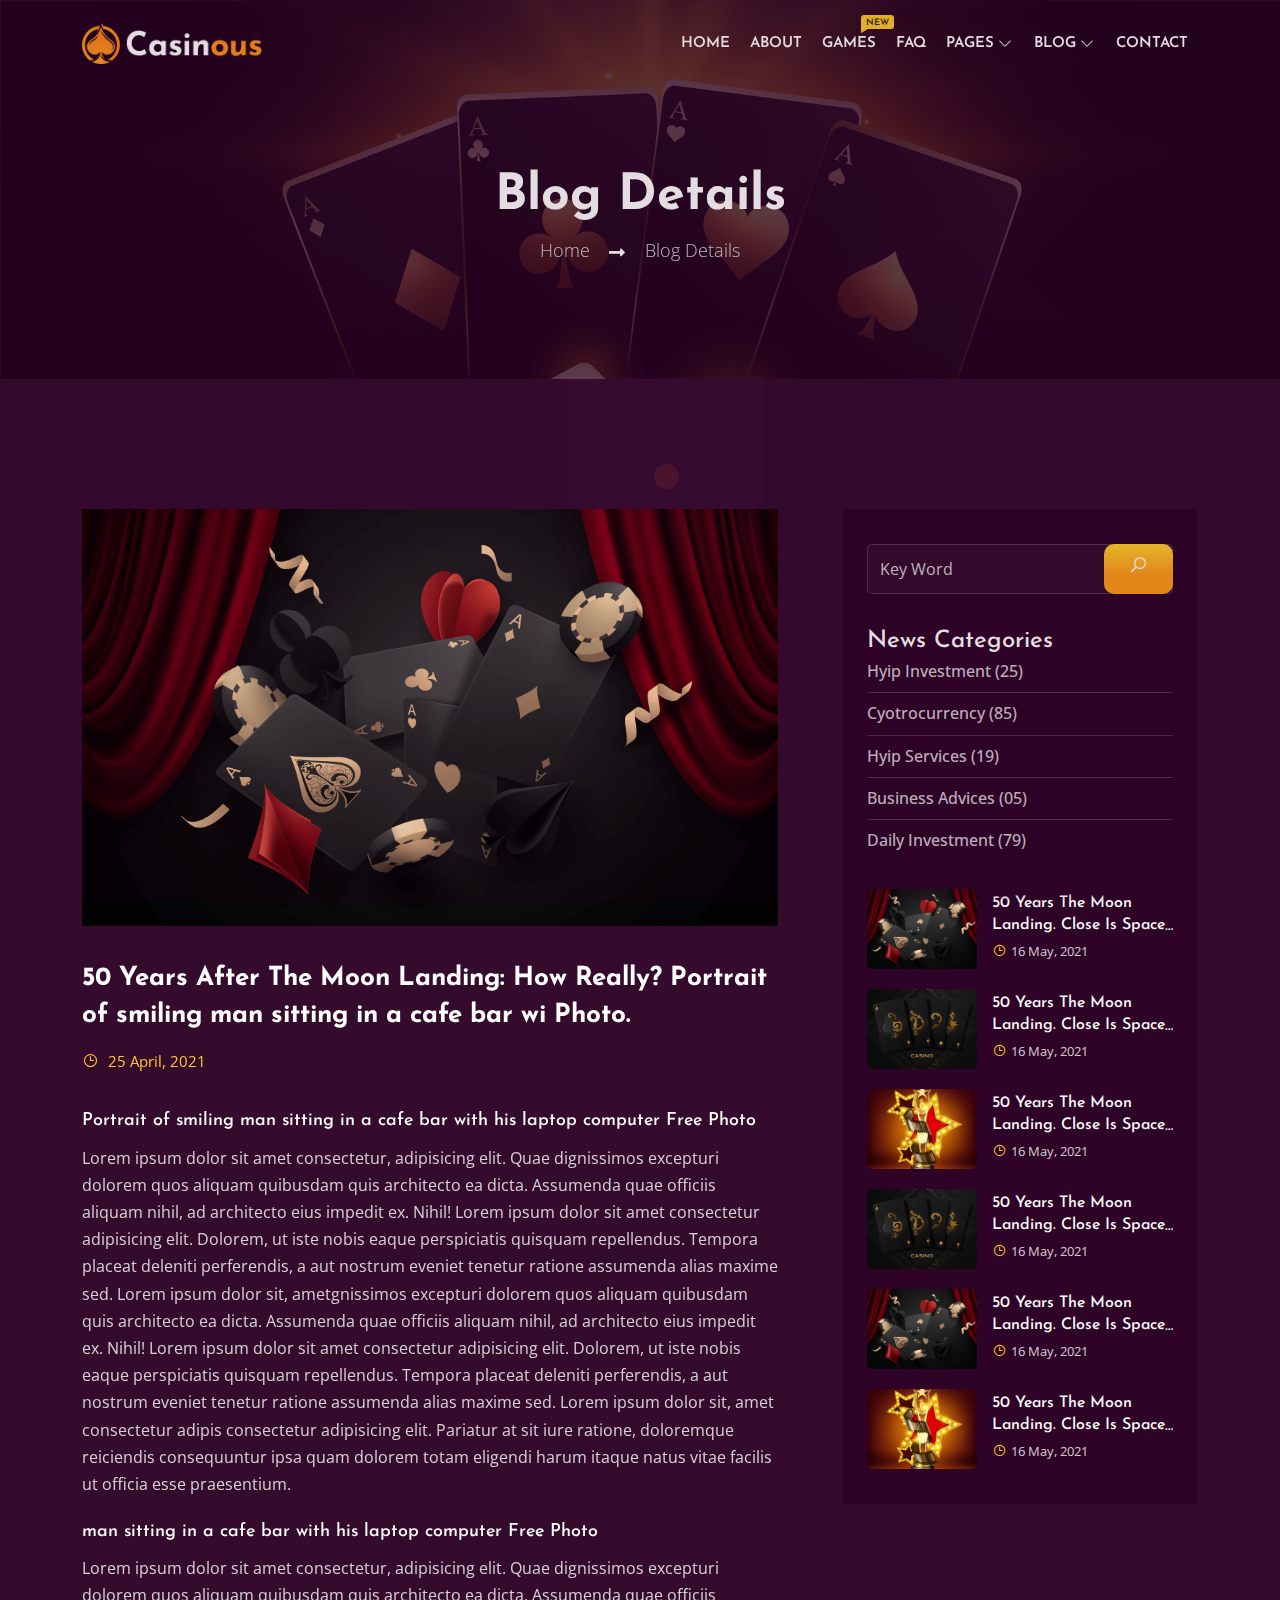
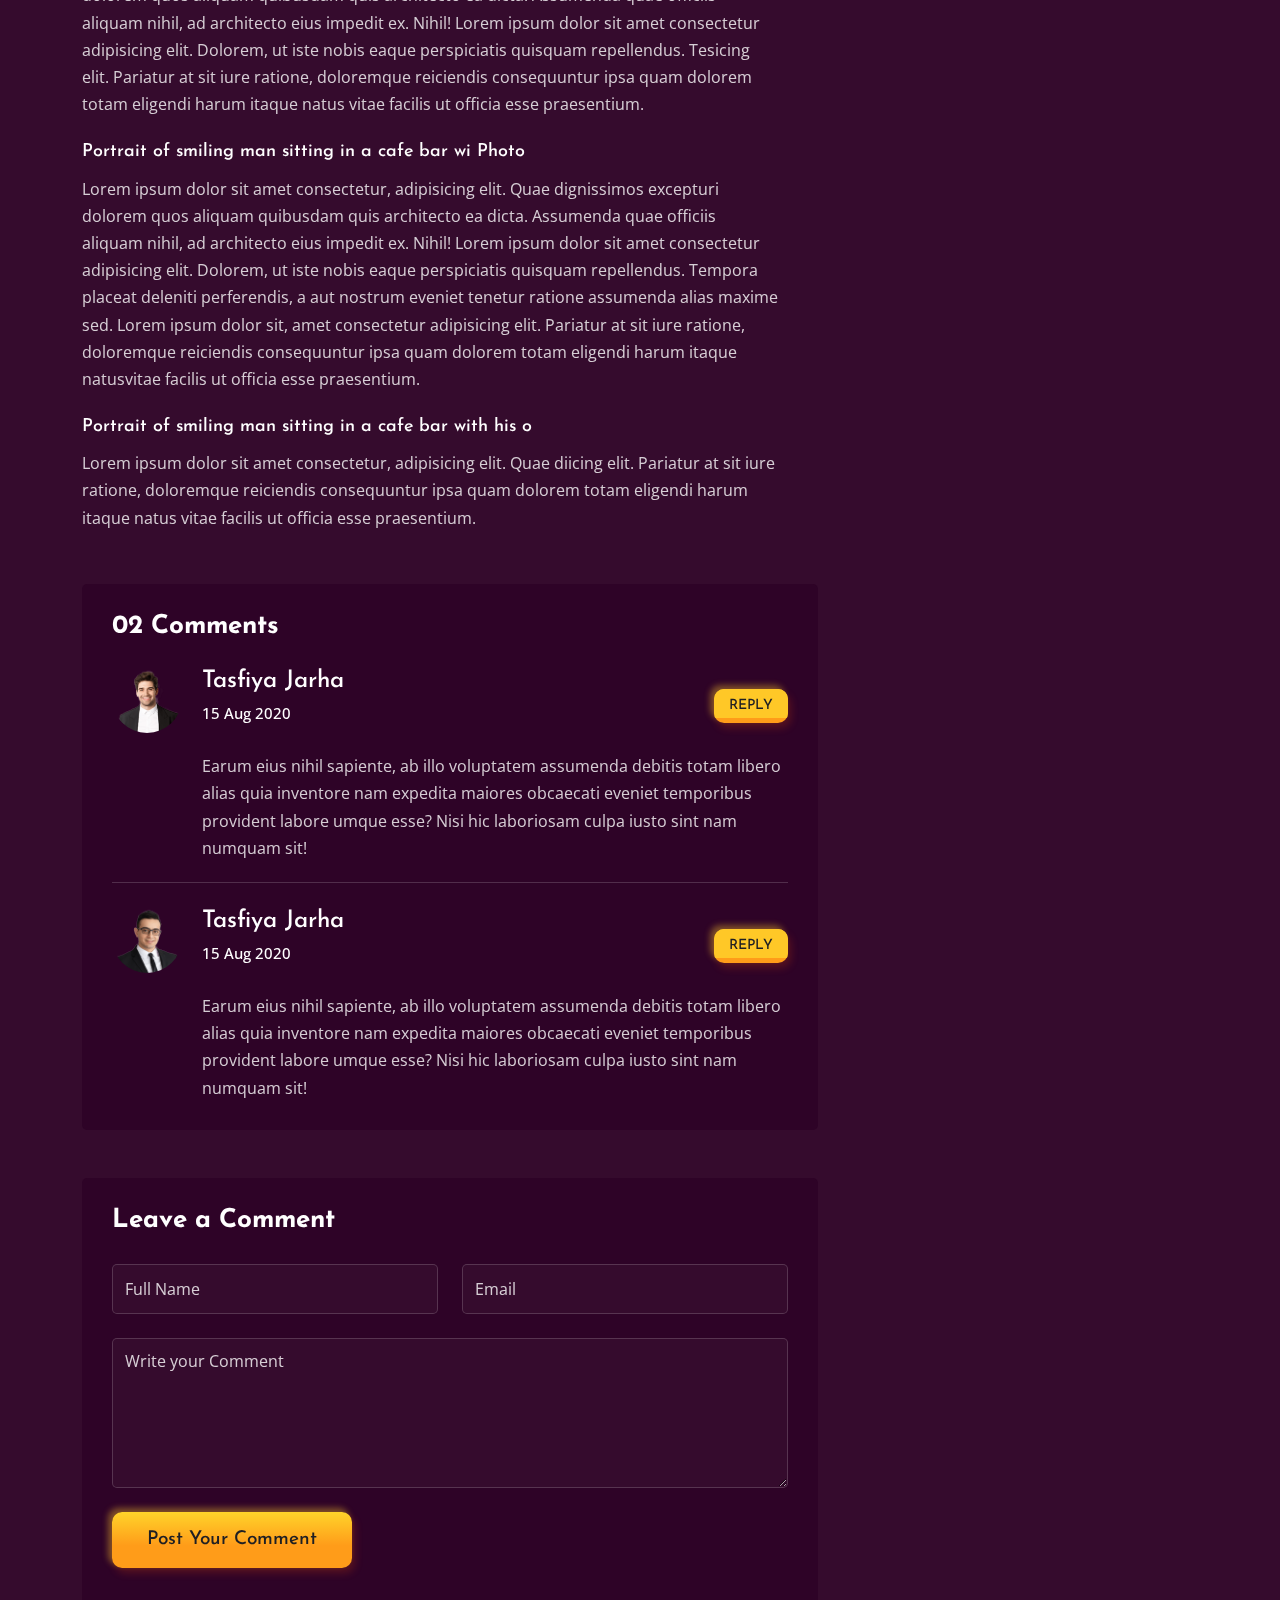
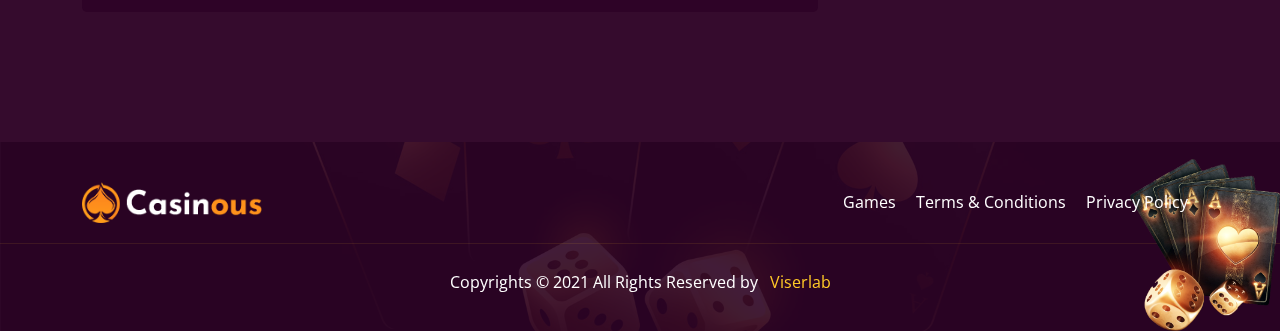
<file: blog-details.html>
<!-- meta tags and other links -->
    <!DOCTYPE html>
<html lang="en">
<head>
    <meta charset="UTF-8">
    <meta name="viewport" content="width=device-width, initial-scale=1.0">
    <title>Casino - Online Casino Platform</title>
    <link rel="icon" type="image/png" href="images/favicon.png" sizes="16x16">
    <!-- bootstrap 5  -->
    <link rel="stylesheet" href="css/bootstrap.min.css">
    <!-- Icon Link  -->
    <link rel="stylesheet" href="css/all.min.css"> 
    <link rel="stylesheet" href="css/line-awesome.min.css"> 
    <link rel="stylesheet" href="css/animate.css"> 

    <!-- Plugin Link -->
    <link rel="stylesheet" href="css/slick.css">

    <!-- Main css -->
    <link rel="stylesheet" href="css/main.css">
</head>
    <body data-bs-spy="scroll" data-bs-offset="170" data-bs-target=".privacy-policy-sidebar-menu">

        <div class="overlay"></div>
        <div class="preloader">
            <div class="scene" id="scene">
                <input type="checkbox" id="andicator">
                <div class="cube">
                    <div class="cube__face cube__face--front"><i></i></div>
                    <div class="cube__face cube__face--back"><i></i><i></i></div>
                    <div class="cube__face cube__face--right">
                        <i></i> <i></i> <i></i> <i></i> <i></i>
                    </div>
                    <div class="cube__face cube__face--left">
                        <i></i> <i></i> <i></i> <i></i> <i></i> <i></i>
                    </div>
                    <div class="cube__face cube__face--top">
                        <i></i> <i></i> <i></i>
                    </div>
                    <div class="cube__face cube__face--bottom">
                        <i></i> <i></i> <i></i> <i></i>
                    </div>
                </div>
            </div>
        </div>

    <div class="header">
    <div class="container">
        <div class="header-bottom">
            <div class="header-bottom-area align-items-center">
                <div class="logo"><a href="index.html"><img src="images/logo.png" alt="logo"></a></div>
                <ul class="menu">
                    <li>
                        <a href="index.html">Home</a>
                    </li>
                    <li>
                        <a href="about.html">About</a>
                    </li>
                    <li>
                        <a href="games.html">Games <span class="badge badge--sm badge--base text-dark">NEW</span></a>
                    </li>
                    <li>
                        <a href="faq.html">Faq</a>
                    </li>
                    <li>
                        <a href="#0">Pages</a>
                        <ul class="sub-menu">
                            <li>
                                <a href="dashboard.html">User Dashboard</a>
                            </li>
                            <li>
                                <a href="game-details.html">Game Details</a>
                            </li>
                            <li>
                                <a href="policy.html">Privacy Policy</a>
                            </li>
                            <li>
                                <a href="terms-conditions.html">Terms & Conditions</a>
                            </li>
                            <li>
                                <a href="sign-in.html">Sign In</a>
                            </li>
                            <li>
                                <a href="sign-up.html">Sign Up</a>
                            </li>
                        </ul>
                    </li>
                    <li>
                        <a href="#0">Blog</a>
                        <ul class="sub-menu">
                            <li><a href="blog.html">Blog</a></li>
                            <li><a href="blog-details.html">Blog Details</a></li>
                        </ul>
                    </li>
                    <li>
                        <a href="contact.html">Contact</a>
                    </li>
                    <button class="btn-close btn-close-white d-lg-none"></button>
                </ul>
                <div class="header-trigger-wrapper d-flex d-lg-none align-items-center">
                    <div class="header-trigger me-4">
                        <span></span>
                    </div>
                    <a href="sign-in.html" class="cmn--btn active btn--md d-none d-sm-block">Sign In</a>
                </div>
            </div>
        </div>
    </div>
</div>
    <!-- inner hero section start -->
<section class="inner-banner bg_img" style="background: url(&#x27;images/bg2.jpg&#x27;) top;">
  <div class="container">
    <div class="row justify-content-center">
      <div class="col-lg-7 col-xl-6 text-center">
        <h2 class="title text-white">Blog Details</h2>
        <ul class="breadcrumbs d-flex flex-wrap align-items-center justify-content-center">
          <li><a href="index.html">Home</a></li>
          <li>Blog Details</li>
        </ul>
      </div>
    </div>
  </div>
</section>
<!-- inner hero section end -->

    <!-- Blog Details Section Starts Here -->
    <section class="blog-details padding-top padding-bottom">
        <div class="container">
            <div class="row gy-5">
                <div class="col-lg-8">
                    <div class="blog-details-wrapper">
                        <div class="details-thumb"><img src="images/bg.png" alt="blog"></div>
                        <div class="details-content">
                            <h3 class="title">50 Years After The Moon Landing: How Really? Portrait of smiling man sitting in a cafe bar wi Photo.</h3>
                            <ul class="meta-post">
                                <li>
                                    <a href="#0">
                                        <i class="las la-clock"></i>
                                        25 April, 2021
                                    </a>
                                </li>
                            </ul>
                            <div class="details-inner">
                                <h6 class="subtitle">Portrait of smiling man sitting in a cafe bar with his laptop computer Free Photo</h6>
                                <p>Lorem ipsum dolor sit amet consectetur, adipisicing elit. Quae dignissimos excepturi dolorem quos aliquam quibusdam quis architecto ea dicta. Assumenda quae officiis aliquam nihil, ad architecto eius impedit ex. Nihil! Lorem ipsum dolor sit amet consectetur adipisicing elit. Dolorem, ut iste nobis eaque perspiciatis quisquam repellendus. Tempora placeat deleniti perferendis, a aut nostrum eveniet tenetur ratione assumenda alias maxime sed. Lorem ipsum dolor sit, ametgnissimos excepturi dolorem quos aliquam quibusdam quis architecto ea dicta. Assumenda quae officiis aliquam nihil, ad architecto eius impedit ex. Nihil! Lorem ipsum dolor sit amet consectetur adipisicing elit. Dolorem, ut iste nobis eaque perspiciatis quisquam repellendus. Tempora placeat deleniti perferendis, a aut nostrum eveniet tenetur ratione assumenda alias maxime sed. Lorem ipsum dolor sit, amet consectetur adipis consectetur adipisicing elit. Pariatur at sit iure ratione, doloremque reiciendis consequuntur ipsa quam dolorem totam eligendi harum itaque natus vitae facilis ut officia esse praesentium.</p>
                            </div>
                            <div class="details-inner">
                                <h6 class="subtitle">man sitting in a cafe bar with his laptop computer Free Photo</h6>
                                <p>Lorem ipsum dolor sit amet consectetur, adipisicing elit. Quae dignissimos excepturi dolorem quos aliquam quibusdam quis architecto ea dicta. Assumenda quae officiis aliquam nihil, ad architecto eius impedit ex. Nihil! Lorem ipsum dolor sit amet consectetur adipisicing elit. Dolorem, ut iste nobis eaque perspiciatis quisquam repellendus. Tesicing elit. Pariatur at sit iure ratione, doloremque reiciendis consequuntur ipsa quam dolorem totam eligendi harum itaque natus vitae facilis ut officia esse praesentium.</p>
                            </div>
                            <div class="details-inner">
                                <h6 class="subtitle">Portrait of smiling man sitting in a cafe bar wi Photo</h6>
                                <p>Lorem ipsum dolor sit amet consectetur, adipisicing elit. Quae dignissimos excepturi dolorem quos aliquam quibusdam quis architecto ea dicta. Assumenda quae officiis aliquam nihil, ad architecto eius impedit ex. Nihil! Lorem ipsum dolor sit amet consectetur adipisicing elit. Dolorem, ut iste nobis eaque perspiciatis quisquam repellendus. Tempora placeat deleniti perferendis, a aut nostrum eveniet tenetur ratione assumenda alias maxime sed. Lorem ipsum dolor sit, amet consectetur adipisicing elit. Pariatur at sit iure ratione, doloremque reiciendis consequuntur ipsa quam dolorem totam eligendi harum itaque natusvitae facilis ut officia esse praesentium.</p>
                            </div>
                            <div class="details-inner">
                                <h6 class="subtitle">Portrait of smiling man sitting in a cafe bar with his o</h6>
                                <p>Lorem ipsum dolor sit amet consectetur, adipisicing elit. Quae diicing elit. Pariatur at sit iure ratione, doloremque reiciendis consequuntur ipsa quam dolorem totam eligendi harum itaque natus vitae facilis ut officia esse praesentium.</p>
                            </div>
                        </div>
                    </div>
                    <div class="comment__area">
                        <h3 class="comment__area-title">02 Comments</h3>
                        <ul class="comments">
                            <li class="comment__item">
                                <div class="comment__header d-flex flex-wrap justify-content-between align-items-center">
                                    <div class="poster__item d-flex flex-wrap align-items-center">
                                        <div class="thumb">
                                            <img src="images/item2.png" alt="dashboard">
                                        </div>
                                        <div class="content">
                                            <h4 class="name">Tasfiya Jarha</h4>
                                            <span class="date">15 Aug 2020</span>
                                        </div>
                                    </div>
                                    <a href="#" class="cmn--btn btn--sm h-auto mt-3 ms-3">REPLY</a>
                                </div>
                                <div class="comment__body">
                                    <p>Earum eius nihil sapiente, ab illo voluptatem assumenda debitis totam libero alias quia inventore nam expedita maiores obcaecati eveniet temporibus provident labore umque esse? Nisi hic laboriosam culpa iusto sint nam numquam sit!</p>
                                </div>
                            </li>
                            <li class="comment__item">
                                <div class="comment__header d-flex flex-wrap justify-content-between align-items-center">
                                    <div class="poster__item d-flex flex-wrap align-items-center">
                                        <div class="thumb">
                                            <img src="images/item1.png" alt="dashboard">
                                        </div>
                                        <div class="content">
                                            <h4 class="name">Tasfiya Jarha</h4>
                                            <span class="date">15 Aug 2020</span>
                                        </div>
                                    </div>
                                    <a href="#" class="cmn--btn btn--sm h-auto mt-3 ms-3">REPLY</a>
                                </div>
                                <div class="comment__body">
                                    <p>Earum eius nihil sapiente, ab illo voluptatem assumenda debitis totam libero alias quia inventore nam expedita maiores obcaecati eveniet temporibus provident labore umque esse? Nisi hic laboriosam culpa iusto sint nam numquam sit!</p>
                                </div>
                            </li>
                        </ul>
                    </div>
                    <div class="write__comment__area mt-5">
                        <h3 class="write__comment__area-title">Leave a Comment</h3>
                        <form class="comment__form form">
                            <div class="row gy-4">
                                <div class="col-md-6">
                                    <div class="form-group">
                                        <input type="text" class="form-control form--control" placeholder="Full Name">
                                    </div>
                                </div>
                                <div class="col-md-6">
                                    <div class="form-group">
                                        <input type="email" class="form-control form--control" placeholder="Email">
                                    </div>
                                </div>
                                <div class="col-md-12">
                                    <div class="form-group">
                                        <textarea class="form-control form--control" placeholder="Write your Comment"></textarea>
                                    </div>
                                </div>
                                <div class="col-12">
                                    <a href="#" class="cmn--btn active">Post Your Comment</a>
                                </div>
                            </div>
                        </form>
                    </div>
                </div>
                <div class="col-lg-4">
                    <div class="blog-sidebar">
                        <div class="sidebar__item">
                            <form class="search__form">
                                <div class="form-group">
                                    <input type="text" class="form--control form-control" placeholder="Key Word">
                                    <button class="btn text-white shadow-none outline-0" type="submit"><i class="las la-search"></i></button>
                                </div>
                            </form>
                        </div>
                        <div class="sidebar__item">
                            <h4 class="sidebar__item-title">News Categories</h4>
                            <ul class="cate-list">
                                <li><a href="#">Hyip Investment (25)</a></li>
                                <li><a href="#">Cyotrocurrency (85)</a></li>
                                <li><a href="#">Hyip Services (19)</a></li>
                                <li><a href="#">Business Advices (05)</a></li>
                                <li><a href="#">Daily Investment (79)</a></li>
                            </ul>
                        </div>
                        <div class="sidebar-item recent-post-wrapper">
                            <div class="recent-post-item">
                                <div class="thumb"><img src="images/item1_1.png" alt="blog"></div>
                                <div class="content">
                                    <h6 class="title hover-line"><a href="blog-details.html">50 Years The Moon Landing. Close Is Space Travel, Really?</a></h6>
                                    <span class="date"><i class="las la-clock"></i>16 May, 2021</span>
                                </div>
                            </div>
                            <div class="recent-post-item">
                                <div class="thumb"><img src="images/item3.png" alt="blog"></div>
                                <div class="content">
                                    <h6 class="title hover-line"><a href="blog-details.html">50 Years The Moon Landing. Close Is Space Travel, Really?</a></h6>
                                    <span class="date"><i class="las la-clock"></i>16 May, 2021</span>
                                </div>
                            </div>
                            <div class="recent-post-item">
                                <div class="thumb"><img src="images/item2_1.png" alt="blog"></div>
                                <div class="content">
                                    <h6 class="title hover-line"><a href="blog-details.html">50 Years The Moon Landing. Close Is Space Travel, Really?</a></h6>
                                    <span class="date"><i class="las la-clock"></i>16 May, 2021</span>
                                </div>
                            </div>
                            <div class="recent-post-item">
                                <div class="thumb"><img src="images/item3.png" alt="blog"></div>
                                <div class="content">
                                    <h6 class="title hover-line"><a href="blog-details.html">50 Years The Moon Landing. Close Is Space Travel, Really?</a></h6>
                                    <span class="date"><i class="las la-clock"></i>16 May, 2021</span>
                                </div>
                            </div>
                            <div class="recent-post-item">
                                <div class="thumb"><img src="images/item1_1.png" alt="blog"></div>
                                <div class="content">
                                    <h6 class="title hover-line"><a href="blog-details.html">50 Years The Moon Landing. Close Is Space Travel, Really?</a></h6>
                                    <span class="date"><i class="las la-clock"></i>16 May, 2021</span>
                                </div>
                            </div>
                            <div class="recent-post-item">
                                <div class="thumb"><img src="images/item2_1.png" alt="blog"></div>
                                <div class="content">
                                    <h6 class="title hover-line"><a href="blog-details.html">50 Years The Moon Landing. Close Is Space Travel, Really?</a></h6>
                                    <span class="date"><i class="las la-clock"></i>16 May, 2021</span>
                                </div>
                            </div>
                        </div>
                    </div>
                </div>
            </div>
        </div>
    </section>
    <!-- Blog Details Section Ends Here -->

    <!-- Footer Section Starts Here -->
<footer class="footer-section bg_img" style="background: url(images/bg.jpg) center;">
    <div class="footer-top">
        <div class="container">
            <div class="footer-wrapper d-flex flex-wrap align-items-center justify-content-md-between justify-content-center">
                <div class="logo mb-3 mb-md-0"><a href="index.html"><img src="images/logo.png" alt="logo"></a></div>
                <ul class="footer-links d-flex flex-wrap justify-content-center">
                    <li><a href="games.html">Games</a></li>
                    <li><a href="terms-conditions.html">Terms & Conditions</a></li>
                    <li><a href="policy.html">Privacy Policy</a></li>
                </ul>
            </div>
        </div>
    </div>
    <div class="footer-bottom">
        <div class="container">
            <div class="footer-wrapper d-flex flex-wrap justify-content-center align-items-center text-center">
                <p class="copyright text-white">Copyrights &copy; 2021 All Rights Reserved by <a href="#0" class=" text--base ms-2">Viserlab</a></p>
            </div>
        </div>
    </div>
    <div class="shapes">
        <img src="images/shape.png" alt="footer" class="shape1">
    </div>
</footer>
<!-- Footer Section Ends Here -->
    

<!-- jQuery library -->
<script src="js/jquery-3.6.0.min.js"></script>
<!-- bootstrap 5 js -->
<script src="js/bootstrap.min.js"></script>

<!-- Pluglin Link -->
<script src="js/slick.min.js"></script>

<!-- main js -->
<script src="js/main.js"></script>  

</body>
</html>
</file>
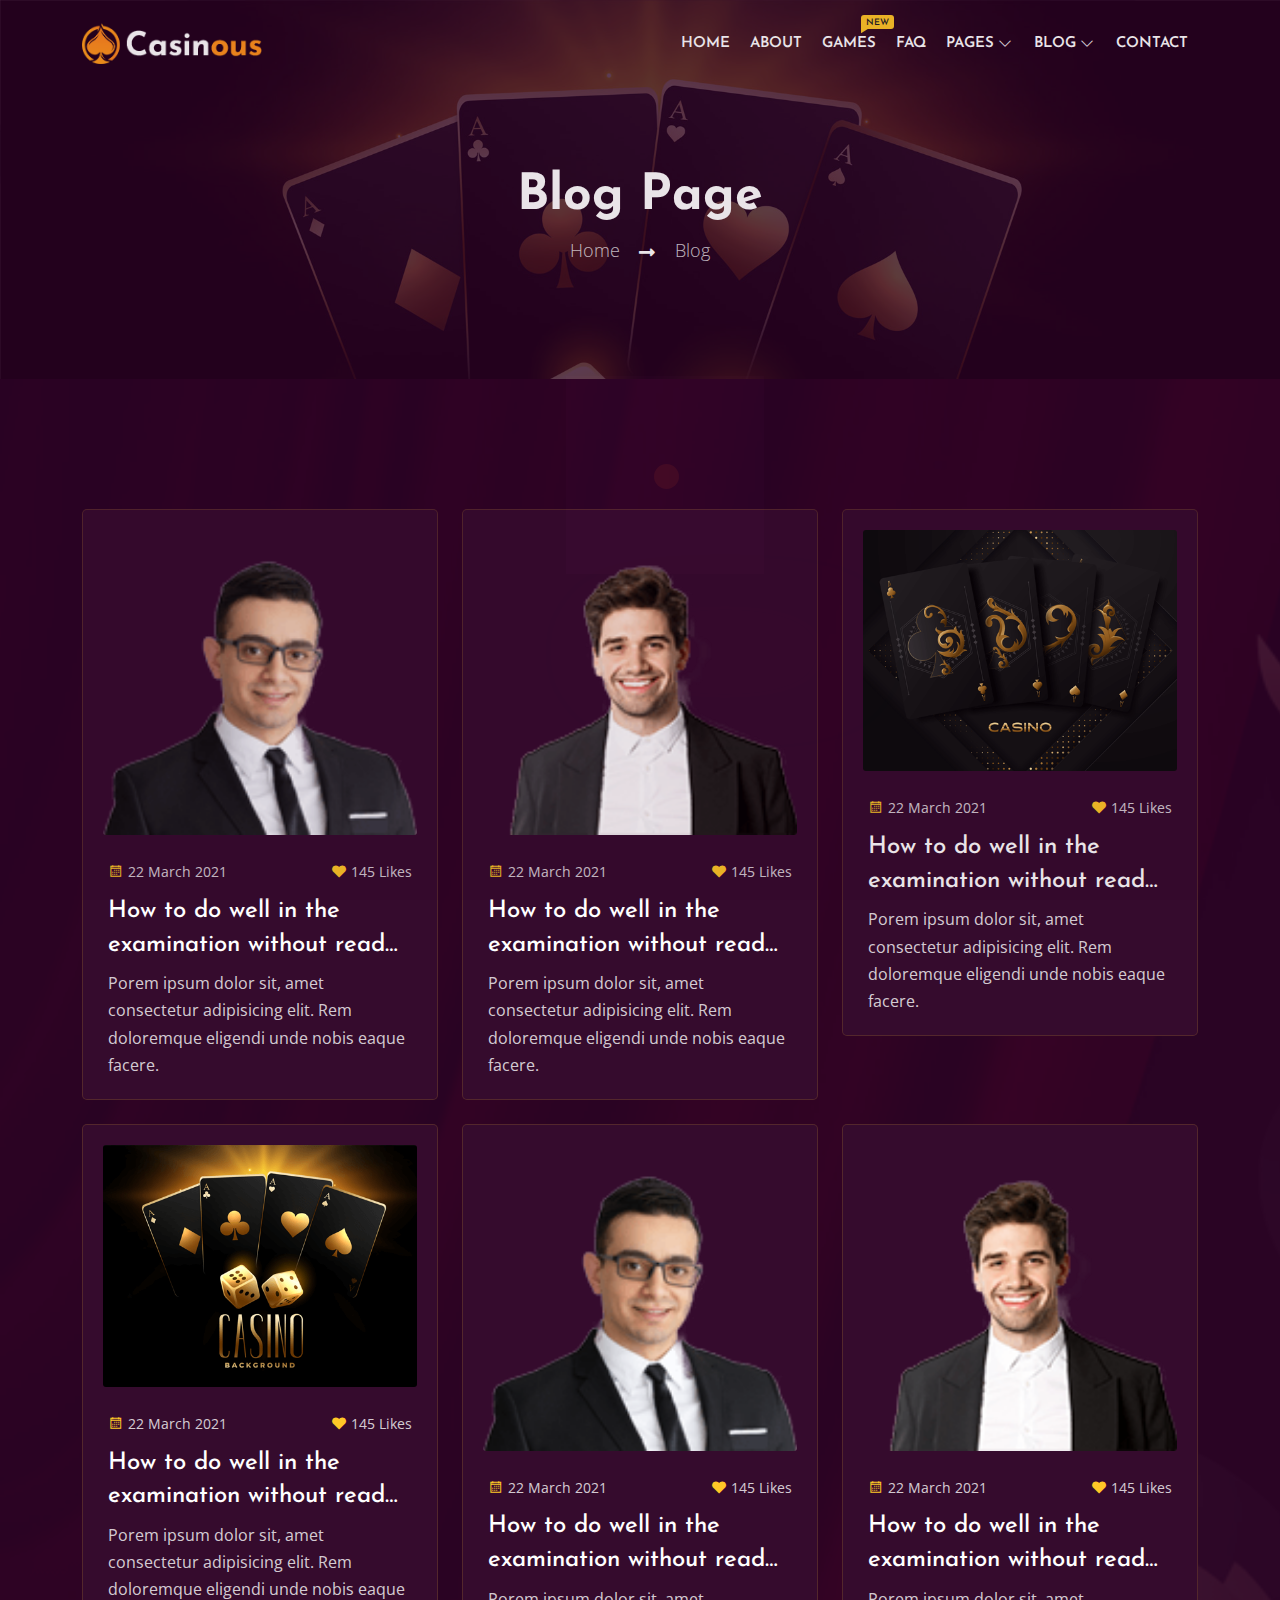
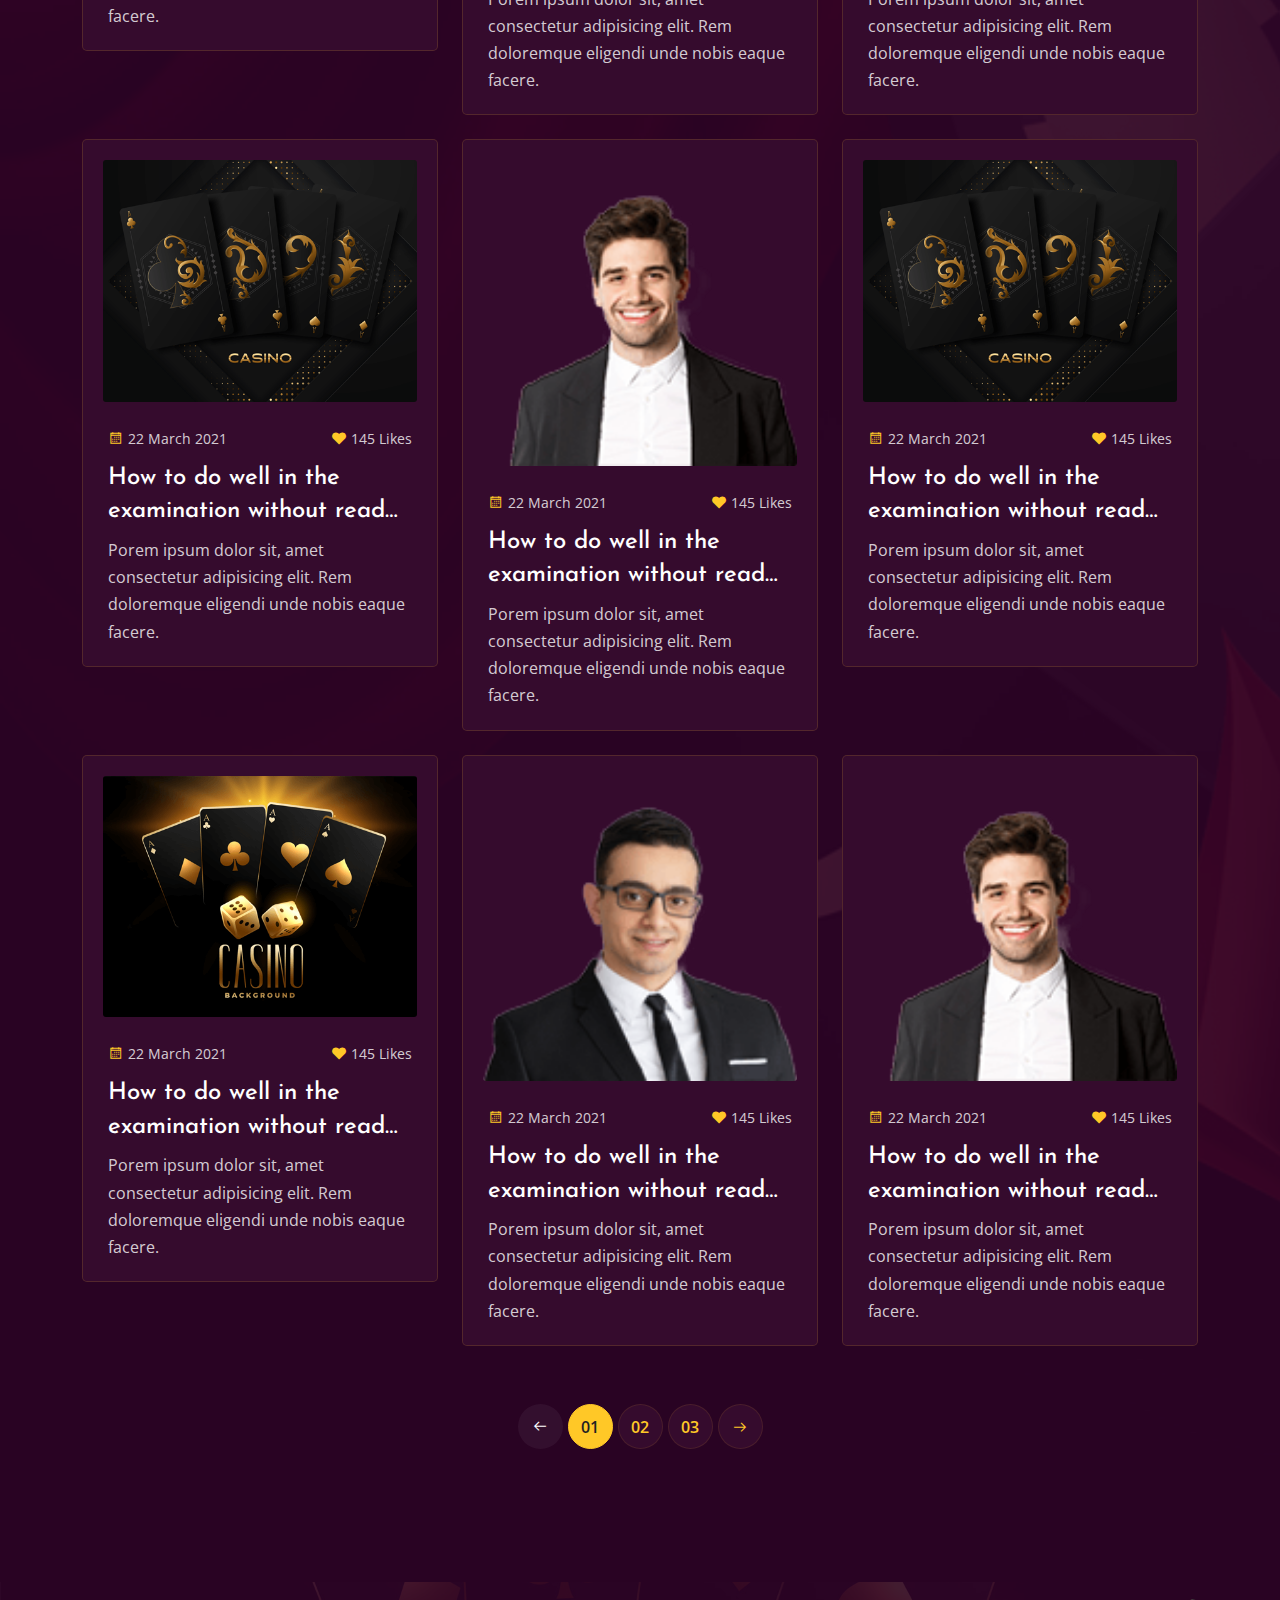
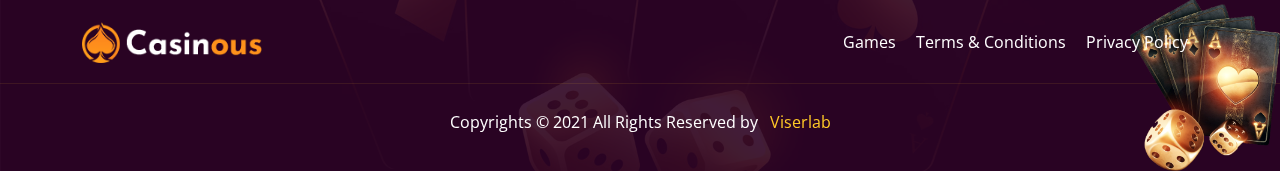
<file: blog.html>
<!-- meta tags and other links -->
<!DOCTYPE html>
<html lang="en">
<head>
    <meta charset="UTF-8">
    <meta name="viewport" content="width=device-width, initial-scale=1.0">
    <title>Casino - Online Casino Platform</title>
    <link rel="icon" type="image/png" href="images/favicon.png" sizes="16x16">
    <!-- bootstrap 5  -->
    <link rel="stylesheet" href="css/bootstrap.min.css">
    <!-- Icon Link  -->
    <link rel="stylesheet" href="css/all.min.css"> 
    <link rel="stylesheet" href="css/line-awesome.min.css"> 
    <link rel="stylesheet" href="css/animate.css"> 

    <!-- Plugin Link -->
    <link rel="stylesheet" href="css/slick.css">

    <!-- Main css -->
    <link rel="stylesheet" href="css/main.css">
</head>
    <body data-bs-spy="scroll" data-bs-offset="170" data-bs-target=".privacy-policy-sidebar-menu">

        <div class="overlay"></div>
        <div class="preloader">
            <div class="scene" id="scene">
                <input type="checkbox" id="andicator">
                <div class="cube">
                    <div class="cube__face cube__face--front"><i></i></div>
                    <div class="cube__face cube__face--back"><i></i><i></i></div>
                    <div class="cube__face cube__face--right">
                        <i></i> <i></i> <i></i> <i></i> <i></i>
                    </div>
                    <div class="cube__face cube__face--left">
                        <i></i> <i></i> <i></i> <i></i> <i></i> <i></i>
                    </div>
                    <div class="cube__face cube__face--top">
                        <i></i> <i></i> <i></i>
                    </div>
                    <div class="cube__face cube__face--bottom">
                        <i></i> <i></i> <i></i> <i></i>
                    </div>
                </div>
            </div>
        </div>

<div class="header">
    <div class="container">
        <div class="header-bottom">
            <div class="header-bottom-area align-items-center">
                <div class="logo"><a href="index.html"><img src="images/logo.png" alt="logo"></a></div>
                <ul class="menu">
                    <li>
                        <a href="index.html">Home</a>
                    </li>
                    <li>
                        <a href="about.html">About</a>
                    </li>
                    <li>
                        <a href="games.html">Games <span class="badge badge--sm badge--base text-dark">NEW</span></a>
                    </li>
                    <li>
                        <a href="faq.html">Faq</a>
                    </li>
                    <li>
                        <a href="#0">Pages</a>
                        <ul class="sub-menu">
                            <li>
                                <a href="dashboard.html">User Dashboard</a>
                            </li>
                            <li>
                                <a href="game-details.html">Game Details</a>
                            </li>
                            <li>
                                <a href="policy.html">Privacy Policy</a>
                            </li>
                            <li>
                                <a href="terms-conditions.html">Terms & Conditions</a>
                            </li>
                            <li>
                                <a href="sign-in.html">Sign In</a>
                            </li>
                            <li>
                                <a href="sign-up.html">Sign Up</a>
                            </li>
                        </ul>
                    </li>
                    <li>
                        <a href="#0">Blog</a>
                        <ul class="sub-menu">
                            <li><a href="blog.html">Blog</a></li>
                            <li><a href="blog-details.html">Blog Details</a></li>
                        </ul>
                    </li>
                    <li>
                        <a href="contact.html">Contact</a>
                    </li>
                    <button class="btn-close btn-close-white d-lg-none"></button>
                </ul>
                <div class="header-trigger-wrapper d-flex d-lg-none align-items-center">
                    <div class="header-trigger me-4">
                        <span></span>
                    </div>
                    <a href="sign-in.html" class="cmn--btn active btn--md d-none d-sm-block">Sign In</a>
                </div>
            </div>
        </div>
    </div>
</div>
<!-- inner hero section start -->
<section class="inner-banner bg_img" style="background: url(&#x27;images/bg2.jpg&#x27;) top;">
  <div class="container">
    <div class="row justify-content-center">
      <div class="col-lg-7 col-xl-6 text-center">
        <h2 class="title text-white">Blog Page</h2>
        <ul class="breadcrumbs d-flex flex-wrap align-items-center justify-content-center">
          <li><a href="index.html">Home</a></li>
          <li>Blog</li>
        </ul>
      </div>
    </div>
  </div>
</section>
<!-- inner hero section end -->

    <!-- Blog Section Starts Here -->
    <section class="blog-section padding-top padding-bottom bg_img" style="background:url(images/bg.png)">
        <div class="container">
            <div class="row gy-4 justify-content-center">
                <div class="col-lg-4 col-md-6 col-sm-10">
                    <div class="blog-item">
                        <div class="blog-item__thumb">
                            <img src="images/item1.png" alt="blog">
                        </div>
                        <div class="blog-item__content">
                            <ul class="blog__meta d-flex justify-content-between mb-2">
                                <li>
                                    <i class="las la-calendar"></i>
                                    22 March 2021
                                </li>
                                <li>
                                    <i class="las la-heart"></i>
                                    145 Likes
                                </li>
                            </ul>
                            <h4 class="title mb-2"><a href="blog-details.html">How to do well in the examination without read all</a></h4>
                            <p>Porem ipsum dolor sit, amet consectetur adipisicing elit. Rem doloremque eligendi unde nobis eaque facere.</p>
                        </div>
                    </div>
                </div>
                <div class="col-lg-4 col-md-6 col-sm-10">
                    <div class="blog-item">
                        <div class="blog-item__thumb">
                            <img src="images/item2.png" alt="blog">
                        </div>
                        <div class="blog-item__content">
                            <ul class="blog__meta d-flex justify-content-between mb-2">
                                <li>
                                    <i class="las la-calendar"></i>
                                    22 March 2021
                                </li>
                                <li>
                                    <i class="las la-heart"></i>
                                    145 Likes
                                </li>
                            </ul>
                            <h4 class="title mb-2"><a href="blog-details.html">How to do well in the examination without read all</a></h4>
                            <p>Porem ipsum dolor sit, amet consectetur adipisicing elit. Rem doloremque eligendi unde nobis eaque facere.</p>
                        </div>
                    </div>
                </div>
                <div class="col-lg-4 col-md-6 col-sm-10">
                    <div class="blog-item">
                        <div class="blog-item__thumb">
                            <img src="images/item3.png" alt="blog">
                        </div>
                        <div class="blog-item__content">
                            <ul class="blog__meta d-flex justify-content-between mb-2">
                                <li>
                                    <i class="las la-calendar"></i>
                                    22 March 2021
                                </li>
                                <li>
                                    <i class="las la-heart"></i>
                                    145 Likes
                                </li>
                            </ul>
                            <h4 class="title mb-2"><a href="blog-details.html">How to do well in the examination without read all</a></h4>
                            <p>Porem ipsum dolor sit, amet consectetur adipisicing elit. Rem doloremque eligendi unde nobis eaque facere.</p>
                        </div>
                    </div>
                </div>
                <div class="col-lg-4 col-md-6 col-sm-10">
                    <div class="blog-item">
                        <div class="blog-item__thumb">
                            <img src="images/item4.png" alt="blog">
                        </div>
                        <div class="blog-item__content">
                            <ul class="blog__meta d-flex justify-content-between mb-2">
                                <li>
                                    <i class="las la-calendar"></i>
                                    22 March 2021
                                </li>
                                <li>
                                    <i class="las la-heart"></i>
                                    145 Likes
                                </li>
                            </ul>
                            <h4 class="title mb-2"><a href="blog-details.html">How to do well in the examination without read all</a></h4>
                            <p>Porem ipsum dolor sit, amet consectetur adipisicing elit. Rem doloremque eligendi unde nobis eaque facere.</p>
                        </div>
                    </div>
                </div>
                <div class="col-lg-4 col-md-6 col-sm-10">
                    <div class="blog-item">
                        <div class="blog-item__thumb">
                            <img src="images/item1.png" alt="blog">
                        </div>
                        <div class="blog-item__content">
                            <ul class="blog__meta d-flex justify-content-between mb-2">
                                <li>
                                    <i class="las la-calendar"></i>
                                    22 March 2021
                                </li>
                                <li>
                                    <i class="las la-heart"></i>
                                    145 Likes
                                </li>
                            </ul>
                            <h4 class="title mb-2"><a href="blog-details.html">How to do well in the examination without read all</a></h4>
                            <p>Porem ipsum dolor sit, amet consectetur adipisicing elit. Rem doloremque eligendi unde nobis eaque facere.</p>
                        </div>
                    </div>
                </div>
                <div class="col-lg-4 col-md-6 col-sm-10">
                    <div class="blog-item">
                        <div class="blog-item__thumb">
                            <img src="images/item2.png" alt="blog">
                        </div>
                        <div class="blog-item__content">
                            <ul class="blog__meta d-flex justify-content-between mb-2">
                                <li>
                                    <i class="las la-calendar"></i>
                                    22 March 2021
                                </li>
                                <li>
                                    <i class="las la-heart"></i>
                                    145 Likes
                                </li>
                            </ul>
                            <h4 class="title mb-2"><a href="blog-details.html">How to do well in the examination without read all</a></h4>
                            <p>Porem ipsum dolor sit, amet consectetur adipisicing elit. Rem doloremque eligendi unde nobis eaque facere.</p>
                        </div>
                    </div>
                </div>
                <div class="col-lg-4 col-md-6 col-sm-10">
                    <div class="blog-item">
                        <div class="blog-item__thumb">
                            <img src="images/item3.png" alt="blog">
                        </div>
                        <div class="blog-item__content">
                            <ul class="blog__meta d-flex justify-content-between mb-2">
                                <li>
                                    <i class="las la-calendar"></i>
                                    22 March 2021
                                </li>
                                <li>
                                    <i class="las la-heart"></i>
                                    145 Likes
                                </li>
                            </ul>
                            <h4 class="title mb-2"><a href="blog-details.html">How to do well in the examination without read all</a></h4>
                            <p>Porem ipsum dolor sit, amet consectetur adipisicing elit. Rem doloremque eligendi unde nobis eaque facere.</p>
                        </div>
                    </div>
                </div>
                <div class="col-lg-4 col-md-6 col-sm-10">
                    <div class="blog-item">
                        <div class="blog-item__thumb">
                            <img src="images/item2.png" alt="blog">
                        </div>
                        <div class="blog-item__content">
                            <ul class="blog__meta d-flex justify-content-between mb-2">
                                <li>
                                    <i class="las la-calendar"></i>
                                    22 March 2021
                                </li>
                                <li>
                                    <i class="las la-heart"></i>
                                    145 Likes
                                </li>
                            </ul>
                            <h4 class="title mb-2"><a href="blog-details.html">How to do well in the examination without read all</a></h4>
                            <p>Porem ipsum dolor sit, amet consectetur adipisicing elit. Rem doloremque eligendi unde nobis eaque facere.</p>
                        </div>
                    </div>
                </div>
                <div class="col-lg-4 col-md-6 col-sm-10">
                    <div class="blog-item">
                        <div class="blog-item__thumb">
                            <img src="images/item3.png" alt="blog">
                        </div>
                        <div class="blog-item__content">
                            <ul class="blog__meta d-flex justify-content-between mb-2">
                                <li>
                                    <i class="las la-calendar"></i>
                                    22 March 2021
                                </li>
                                <li>
                                    <i class="las la-heart"></i>
                                    145 Likes
                                </li>
                            </ul>
                            <h4 class="title mb-2"><a href="blog-details.html">How to do well in the examination without read all</a></h4>
                            <p>Porem ipsum dolor sit, amet consectetur adipisicing elit. Rem doloremque eligendi unde nobis eaque facere.</p>
                        </div>
                    </div>
                </div>
                <div class="col-lg-4 col-md-6 col-sm-10">
                    <div class="blog-item">
                        <div class="blog-item__thumb">
                            <img src="images/item4.png" alt="blog">
                        </div>
                        <div class="blog-item__content">
                            <ul class="blog__meta d-flex justify-content-between mb-2">
                                <li>
                                    <i class="las la-calendar"></i>
                                    22 March 2021
                                </li>
                                <li>
                                    <i class="las la-heart"></i>
                                    145 Likes
                                </li>
                            </ul>
                            <h4 class="title mb-2"><a href="blog-details.html">How to do well in the examination without read all</a></h4>
                            <p>Porem ipsum dolor sit, amet consectetur adipisicing elit. Rem doloremque eligendi unde nobis eaque facere.</p>
                        </div>
                    </div>
                </div>
                <div class="col-lg-4 col-md-6 col-sm-10">
                    <div class="blog-item">
                        <div class="blog-item__thumb">
                            <img src="images/item1.png" alt="blog">
                        </div>
                        <div class="blog-item__content">
                            <ul class="blog__meta d-flex justify-content-between mb-2">
                                <li>
                                    <i class="las la-calendar"></i>
                                    22 March 2021
                                </li>
                                <li>
                                    <i class="las la-heart"></i>
                                    145 Likes
                                </li>
                            </ul>
                            <h4 class="title mb-2"><a href="blog-details.html">How to do well in the examination without read all</a></h4>
                            <p>Porem ipsum dolor sit, amet consectetur adipisicing elit. Rem doloremque eligendi unde nobis eaque facere.</p>
                        </div>
                    </div>
                </div>
                <div class="col-lg-4 col-md-6 col-sm-10">
                    <div class="blog-item">
                        <div class="blog-item__thumb">
                            <img src="images/item2.png" alt="blog">
                        </div>
                        <div class="blog-item__content">
                            <ul class="blog__meta d-flex justify-content-between mb-2">
                                <li>
                                    <i class="las la-calendar"></i>
                                    22 March 2021
                                </li>
                                <li>
                                    <i class="las la-heart"></i>
                                    145 Likes
                                </li>
                            </ul>
                            <h4 class="title mb-2"><a href="blog-details.html">How to do well in the examination without read all</a></h4>
                            <p>Porem ipsum dolor sit, amet consectetur adipisicing elit. Rem doloremque eligendi unde nobis eaque facere.</p>
                        </div>
                    </div>
                </div>
            </div>
            <ul class="pagination">
                <li class="page-item disabled"><a href="#0" class="page-link"><i class="las la-arrow-left"></i></a></li>
                <li class="page-item active"><a href="#0" class="page-link">01</a></li>
                <li class="page-item"><a href="#0" class="page-link">02</a></li>
                <li class="page-item"><a href="#0" class="page-link">03</a></li>
                <li class="page-item"><a href="#0" class="page-link"><i class="las la-arrow-right"></i></a></li>
            </ul>
        </div>
    </section>
    <!-- Blog Section Ends Here -->

<!-- Footer Section Starts Here -->
<footer class="footer-section bg_img" style="background: url(images/bg.jpg) center;">
    <div class="footer-top">
        <div class="container">
            <div class="footer-wrapper d-flex flex-wrap align-items-center justify-content-md-between justify-content-center">
                <div class="logo mb-3 mb-md-0"><a href="index.html"><img src="images/logo.png" alt="logo"></a></div>
                <ul class="footer-links d-flex flex-wrap justify-content-center">
                    <li><a href="games.html">Games</a></li>
                    <li><a href="terms-conditions.html">Terms & Conditions</a></li>
                    <li><a href="policy.html">Privacy Policy</a></li>
                </ul>
            </div>
        </div>
    </div>
    <div class="footer-bottom">
        <div class="container">
            <div class="footer-wrapper d-flex flex-wrap justify-content-center align-items-center text-center">
                <p class="copyright text-white">Copyrights &copy; 2021 All Rights Reserved by <a href="#0" class=" text--base ms-2">Viserlab</a></p>
            </div>
        </div>
    </div>
    <div class="shapes">
        <img src="images/shape.png" alt="footer" class="shape1">
    </div>
</footer>
<!-- Footer Section Ends Here -->


<!-- jQuery library -->
<script src="js/jquery-3.6.0.min.js"></script>
<!-- bootstrap 5 js -->
<script src="js/bootstrap.min.js"></script>

<!-- Pluglin Link -->
<script src="js/slick.min.js"></script>

<!-- main js -->
<script src="js/main.js"></script>  

</body>
</html>
</file>
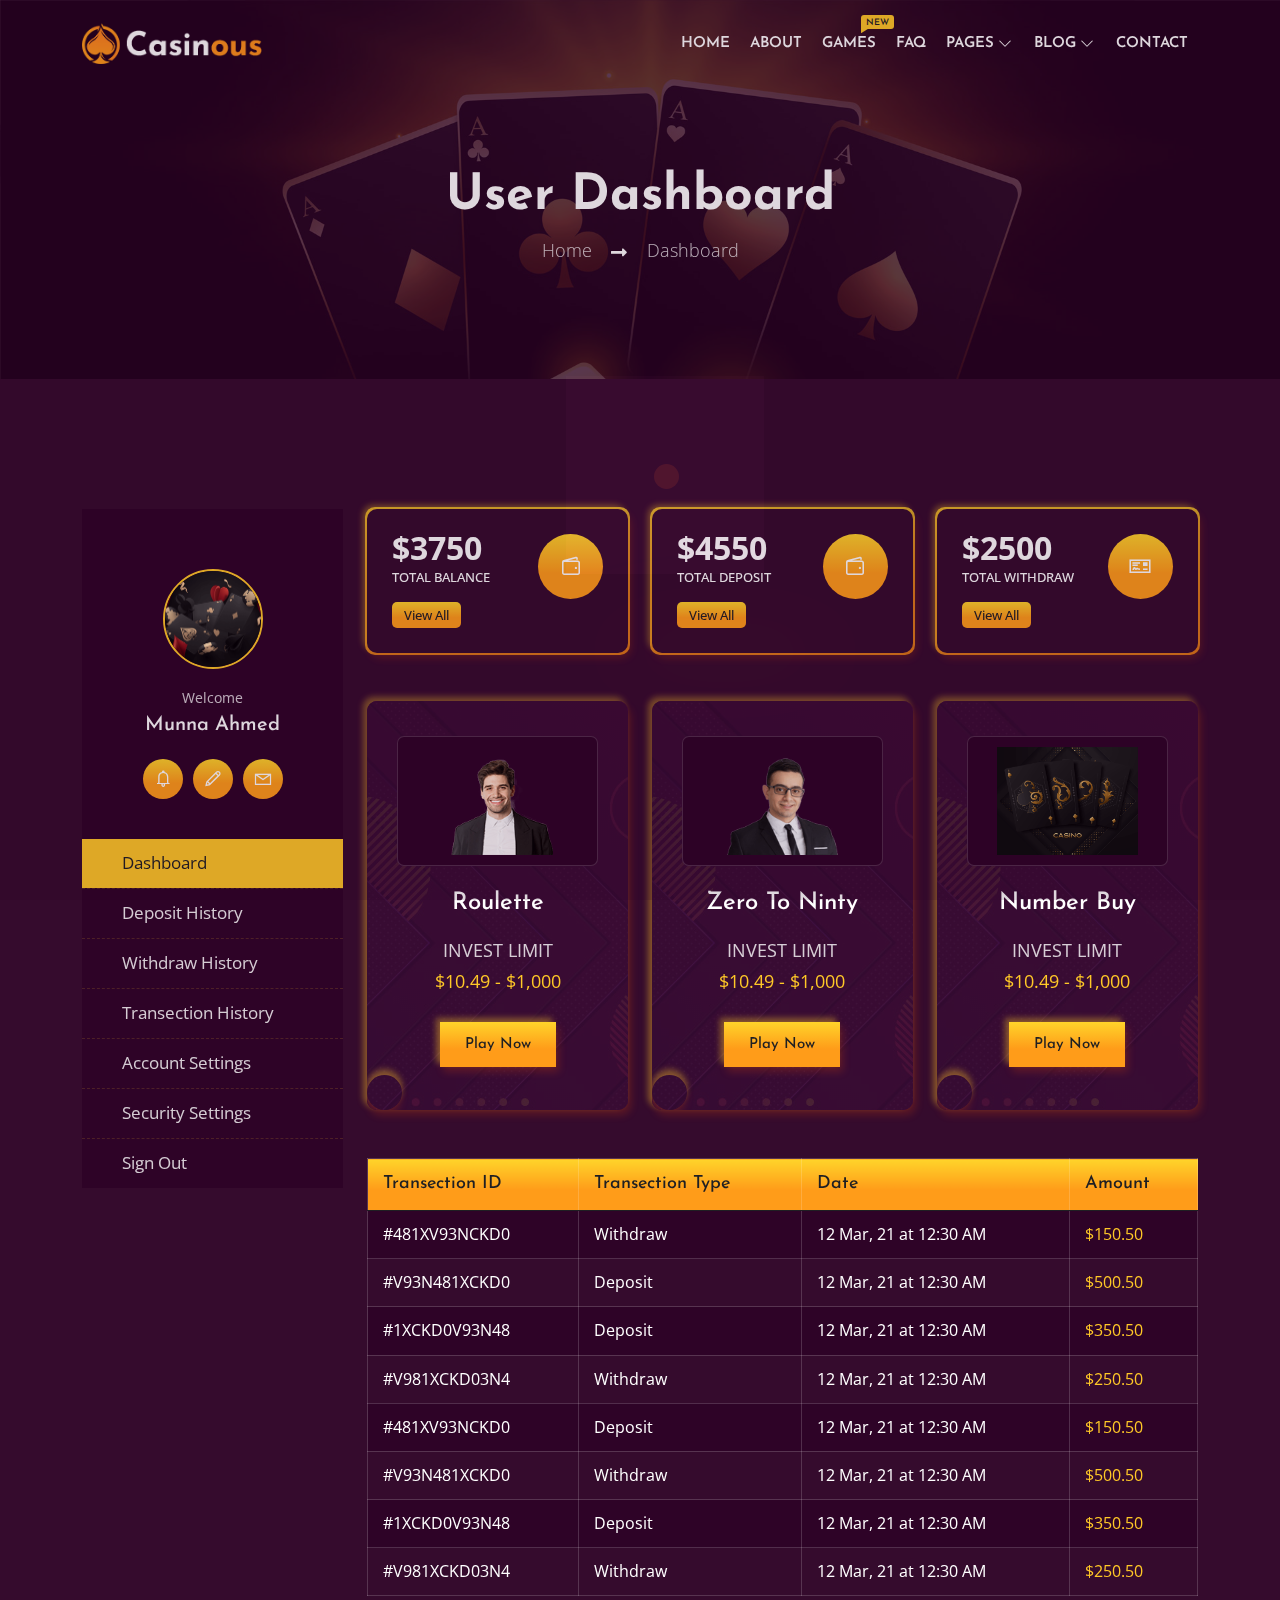
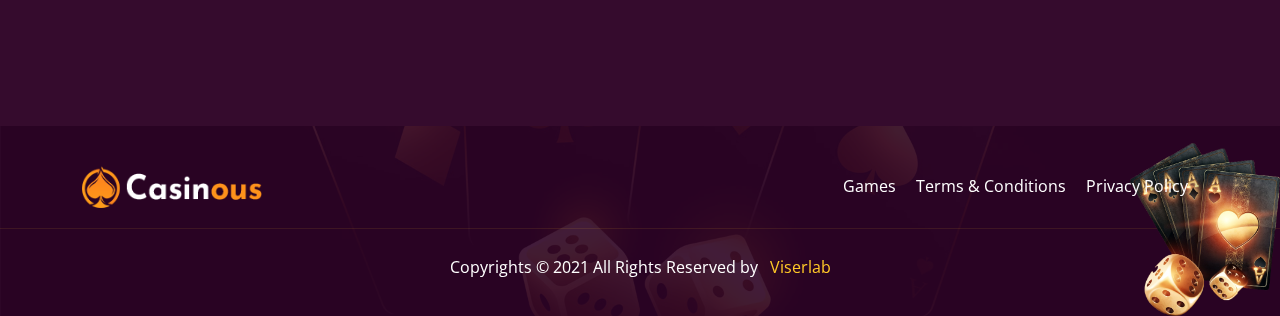
<file: dashboard.html>
<!-- meta tags and other links -->
    <!DOCTYPE html>
<html lang="en">
<head>
    <meta charset="UTF-8">
    <meta name="viewport" content="width=device-width, initial-scale=1.0">
    <title>Casino - Online Casino Platform</title>
    <link rel="icon" type="image/png" href="images/favicon.png" sizes="16x16">
    <!-- bootstrap 5  -->
    <link rel="stylesheet" href="css/bootstrap.min.css">
    <!-- Icon Link  -->
    <link rel="stylesheet" href="css/all.min.css"> 
    <link rel="stylesheet" href="css/line-awesome.min.css"> 
    <link rel="stylesheet" href="css/animate.css"> 

    <!-- Plugin Link -->
    <link rel="stylesheet" href="css/slick.css">

    <!-- Main css -->
    <link rel="stylesheet" href="css/main.css">
</head>
    <body data-bs-spy="scroll" data-bs-offset="170" data-bs-target=".privacy-policy-sidebar-menu">

        <div class="overlay"></div>
        <div class="preloader">
            <div class="scene" id="scene">
                <input type="checkbox" id="andicator">
                <div class="cube">
                    <div class="cube__face cube__face--front"><i></i></div>
                    <div class="cube__face cube__face--back"><i></i><i></i></div>
                    <div class="cube__face cube__face--right">
                        <i></i> <i></i> <i></i> <i></i> <i></i>
                    </div>
                    <div class="cube__face cube__face--left">
                        <i></i> <i></i> <i></i> <i></i> <i></i> <i></i>
                    </div>
                    <div class="cube__face cube__face--top">
                        <i></i> <i></i> <i></i>
                    </div>
                    <div class="cube__face cube__face--bottom">
                        <i></i> <i></i> <i></i> <i></i>
                    </div>
                </div>
            </div>
        </div>

    <div class="header">
    <div class="container">
        <div class="header-bottom">
            <div class="header-bottom-area align-items-center">
                <div class="logo"><a href="index.html"><img src="images/logo.png" alt="logo"></a></div>
                <ul class="menu">
                    <li>
                        <a href="index.html">Home</a>
                    </li>
                    <li>
                        <a href="about.html">About</a>
                    </li>
                    <li>
                        <a href="games.html">Games <span class="badge badge--sm badge--base text-dark">NEW</span></a>
                    </li>
                    <li>
                        <a href="faq.html">Faq</a>
                    </li>
                    <li>
                        <a href="#0">Pages</a>
                        <ul class="sub-menu">
                            <li>
                                <a href="dashboard.html">User Dashboard</a>
                            </li>
                            <li>
                                <a href="game-details.html">Game Details</a>
                            </li>
                            <li>
                                <a href="policy.html">Privacy Policy</a>
                            </li>
                            <li>
                                <a href="terms-conditions.html">Terms & Conditions</a>
                            </li>
                            <li>
                                <a href="sign-in.html">Sign In</a>
                            </li>
                            <li>
                                <a href="sign-up.html">Sign Up</a>
                            </li>
                        </ul>
                    </li>
                    <li>
                        <a href="#0">Blog</a>
                        <ul class="sub-menu">
                            <li><a href="blog.html">Blog</a></li>
                            <li><a href="blog-details.html">Blog Details</a></li>
                        </ul>
                    </li>
                    <li>
                        <a href="contact.html">Contact</a>
                    </li>
                    <button class="btn-close btn-close-white d-lg-none"></button>
                </ul>
                <div class="header-trigger-wrapper d-flex d-lg-none align-items-center">
                    <div class="header-trigger me-4">
                        <span></span>
                    </div>
                    <a href="sign-in.html" class="cmn--btn active btn--md d-none d-sm-block">Sign In</a>
                </div>
            </div>
        </div>
    </div>
</div>
    <!-- inner hero section start -->
<section class="inner-banner bg_img" style="background: url(&#x27;images/bg2.jpg&#x27;) top;">
  <div class="container">
    <div class="row justify-content-center">
      <div class="col-lg-7 col-xl-6 text-center">
        <h2 class="title text-white">User Dashboard</h2>
        <ul class="breadcrumbs d-flex flex-wrap align-items-center justify-content-center">
          <li><a href="index.html">Home</a></li>
          <li>Dashboard</li>
        </ul>
      </div>
    </div>
  </div>
</section>
<!-- inner hero section end -->

    <!-- Dashboard Section Starts Here -->
    <div class="dashboard-section padding-top padding-bottom">
        <div class="container">
            <div class="row">
                <div class="col-lg-3">
                    <div class="dashboard-sidebar">
                        <div class="close-dashboard d-lg-none">
                            <i class="las la-times"></i>
                        </div>
                        <div class="dashboard-user">
                            <div class="user-thumb">
                                <img src="images/item1_1.png" alt="dashboard">
                            </div>
                            <div class="user-content">
                                <span class="fs-sm">Welcome</span>
                                <h5 class="name">Munna Ahmed</h5>
                                <ul class="user-option">
                                    <li>
                                        <a href="#0">
                                            <i class="las la-bell"></i>
                                        </a>
                                    </li>
                                    <li>
                                        <a href="#0">
                                            <i class="las la-pen"></i>
                                        </a>
                                    </li>
                                    <li>
                                        <a href="#0">
                                            <i class="las la-envelope"></i>
                                        </a>
                                    </li>
                                </ul>
                            </div>
                        </div>
                        <ul class="user-dashboard-tab">
                            <li>
                                <a href="dashboard.html" class="active">Dashboard</a>
                            </li>
                            <li>
                                <a href="deposit-log.html">Deposit History</a>
                            </li>
                            <li>
                                <a href="withdraw-log.html">Withdraw History</a>
                            </li>
                            <li>
                                <a href="transection.html">Transection History</a>
                            </li>
                            <li>
                                <a href="profile.html">Account Settings</a>
                            </li>
                            <li>
                                <a href="change-pass.html">Security Settings</a>
                            </li>
                            <li>
                                <a href="#0">Sign Out</a>
                            </li>
                        </ul>
                    </div>
                </div>
                <div class="col-lg-9">
                    <div class="user-toggler-wrapper d-flex align-items-center d-lg-none">
                        <h4 class="title m-0">User Dashboard</h4>
                        <div class="user-toggler">
                            <i class="las la-sliders-h"></i>
                        </div>
                    </div>
                    <div class="row justify-content-center g-4">
                        <div class="col-lg-6 col-xl-4 col-md-6 col-sm-10">
                            <div class="dashboard__card">
                                <div class="dashboard__card-content">
                                    <h2 class="price">$3750</h2>
                                    <p class="info">TOTAL BALANCE</p>
                                    <a href="#0" class="view-btn">View All</a>
                                </div>
                                <div class="dashboard__card-icon">
                                    <i class="las la-wallet"></i>
                                </div>
                            </div>
                        </div>
                        <div class="col-lg-6 col-xl-4 col-md-6 col-sm-10">
                            <div class="dashboard__card">
                                <div class="dashboard__card-content">
                                    <h2 class="price">$4550</h2>
                                    <p class="info">TOTAL DEPOSIT</p>
                                    <a href="#0" class="view-btn">View All</a>
                                </div>
                                <div class="dashboard__card-icon">
                                    <i class="las la-wallet"></i>
                                </div>
                            </div>
                        </div>
                        <div class="col-lg-6 col-xl-4 col-md-6 col-sm-10">
                            <div class="dashboard__card">
                                <div class="dashboard__card-content">
                                    <h2 class="price">$2500</h2>
                                    <p class="info">TOTAL WITHDRAW</p>
                                    <a href="#0" class="view-btn">View All</a>
                                </div>
                                <div class="dashboard__card-icon">
                                    <i class="las la-money-check"></i>
                                </div>
                            </div>
                        </div>
                    </div>
                    <div class="pt-5 row gy-4 justify-content-center">
                        <div class="col-lg-6 col-xl-4 col-md-6 col-sm-6">
                            <div class="game-item">
                                <div class="game-inner">
                                    <div class="game-item__thumb">
                                        <img src="images/item2.png" alt="game">
                                    </div>
                                    <div class="game-item__content">
                                        <h4 class="title">Roulette</h4>
                                        <p class="invest-info">Invest Limit</p>
                                        <p class="invest-amount">$10.49 - $1,000</p>
                                        <a href="#0" class="cmn--btn active btn--md radius-0">Play Now</a>
                                    </div>
                                </div>
                                <div class="ball"></div>
                            </div>
                        </div>
                        <div class="col-lg-6 col-xl-4 col-md-6 col-sm-6">
                            <div class="game-item">
                                <div class="game-inner">
                                    <div class="game-item__thumb">
                                        <img src="images/item1.png" alt="game">
                                    </div>
                                    <div class="game-item__content">
                                        <h4 class="title">Zero To Ninty</h4>
                                        <p class="invest-info">Invest Limit</p>
                                        <p class="invest-amount">$10.49 - $1,000</p>
                                        <a href="#0" class="cmn--btn active btn--md radius-0">Play Now</a>
                                    </div>
                                </div>
                                <div class="ball"></div>
                            </div>
                        </div>
                        <div class="col-lg-6 col-xl-4 col-md-6 col-sm-6">
                            <div class="game-item">
                                <div class="game-inner">
                                    <div class="game-item__thumb">
                                        <img src="images/item3.png" alt="game">
                                    </div>
                                    <div class="game-item__content">
                                        <h4 class="title">Number Buy</h4>
                                        <p class="invest-info">Invest Limit</p>
                                        <p class="invest-amount">$10.49 - $1,000</p>
                                        <a href="#0" class="cmn--btn active btn--md radius-0">Play Now</a>
                                    </div>
                                </div>
                                <div class="ball"></div>
                            </div>
                        </div>
                    </div>
                    <div class="table--responsive--md mt-5">
                        <table class="table">
                            <thead>
                                <tr>
                                    <th>Transection ID</th>
                                    <th>Transection Type</th>
                                    <th>Date</th>
                                    <th>Amount</th>
                                </tr>
                            </thead>
                            <tbody>
                                <tr>
                                    <td class="trx-id" data-label="Transection ID">#481XV93NCKD0</td>
                                    <td class="trx-type" data-label="Transection Type">Withdraw</td>
                                    <td class="date" data-label="Date">12 Mar, 21 at 12:30 AM</td>
                                    <td class="amount" data-label="Amount">$150.50</td>
                                </tr>
                                <tr>
                                    <td class="trx-id" data-label="Transection ID">#V93N481XCKD0</td>
                                    <td class="trx-type" data-label="Transection Type">Deposit</td>
                                    <td class="date" data-label="Date">12 Mar, 21 at 12:30 AM</td>
                                    <td class="amount" data-label="Amount">$500.50</td>
                                </tr>
                                <tr>
                                    <td class="trx-id" data-label="Transection ID">#1XCKD0V93N48</td>
                                    <td class="trx-type" data-label="Transection Type">Deposit</td>
                                    <td class="date" data-label="Date">12 Mar, 21 at 12:30 AM</td>
                                    <td class="amount" data-label="Amount">$350.50</td>
                                </tr>
                                <tr>
                                    <td class="trx-id" data-label="Transection ID">#V981XCKD03N4</td>
                                    <td class="trx-type" data-label="Transection Type">Withdraw</td>
                                    <td class="date" data-label="Date">12 Mar, 21 at 12:30 AM</td>
                                    <td class="amount" data-label="Amount">$250.50</td>
                                </tr>
                                <tr>
                                    <td class="trx-id" data-label="Transection ID">#481XV93NCKD0</td>
                                    <td class="trx-type" data-label="Transection Type">Deposit</td>
                                    <td class="date" data-label="Date">12 Mar, 21 at 12:30 AM</td>
                                    <td class="amount" data-label="Amount">$150.50</td>
                                </tr>
                                <tr>
                                    <td class="trx-id" data-label="Transection ID">#V93N481XCKD0</td>
                                    <td class="trx-type" data-label="Transection Type">Withdraw</td>
                                    <td class="date" data-label="Date">12 Mar, 21 at 12:30 AM</td>
                                    <td class="amount" data-label="Amount">$500.50</td>
                                </tr>
                                <tr>
                                    <td class="trx-id" data-label="Transection ID">#1XCKD0V93N48</td>
                                    <td class="trx-type" data-label="Transection Type">Deposit</td>
                                    <td class="date" data-label="Date">12 Mar, 21 at 12:30 AM</td>
                                    <td class="amount" data-label="Amount">$350.50</td>
                                </tr>
                                <tr>
                                    <td class="trx-id" data-label="Transection ID">#V981XCKD03N4</td>
                                    <td class="trx-type" data-label="Transection Type">Withdraw</td>
                                    <td class="date" data-label="Date">12 Mar, 21 at 12:30 AM</td>
                                    <td class="amount" data-label="Amount">$250.50</td>
                                </tr>
                            </tbody>
                        </table>
                    </div>
                </div>
            </div>
        </div>
    </div>
    <!-- Dashboard Section Ends Here -->


    <!-- Footer Section Starts Here -->
<footer class="footer-section bg_img" style="background: url(images/bg.jpg) center;">
    <div class="footer-top">
        <div class="container">
            <div class="footer-wrapper d-flex flex-wrap align-items-center justify-content-md-between justify-content-center">
                <div class="logo mb-3 mb-md-0"><a href="index.html"><img src="images/logo.png" alt="logo"></a></div>
                <ul class="footer-links d-flex flex-wrap justify-content-center">
                    <li><a href="games.html">Games</a></li>
                    <li><a href="terms-conditions.html">Terms & Conditions</a></li>
                    <li><a href="policy.html">Privacy Policy</a></li>
                </ul>
            </div>
        </div>
    </div>
    <div class="footer-bottom">
        <div class="container">
            <div class="footer-wrapper d-flex flex-wrap justify-content-center align-items-center text-center">
                <p class="copyright text-white">Copyrights &copy; 2021 All Rights Reserved by <a href="#0" class=" text--base ms-2">Viserlab</a></p>
            </div>
        </div>
    </div>
    <div class="shapes">
        <img src="images/shape.png" alt="footer" class="shape1">
    </div>
</footer>
<!-- Footer Section Ends Here -->
    

<!-- jQuery library -->
<script src="js/jquery-3.6.0.min.js"></script>
<!-- bootstrap 5 js -->
<script src="js/bootstrap.min.js"></script>

<!-- Pluglin Link -->
<script src="js/slick.min.js"></script>

<!-- main js -->
<script src="js/main.js"></script>  
</body>
</html>
</file>
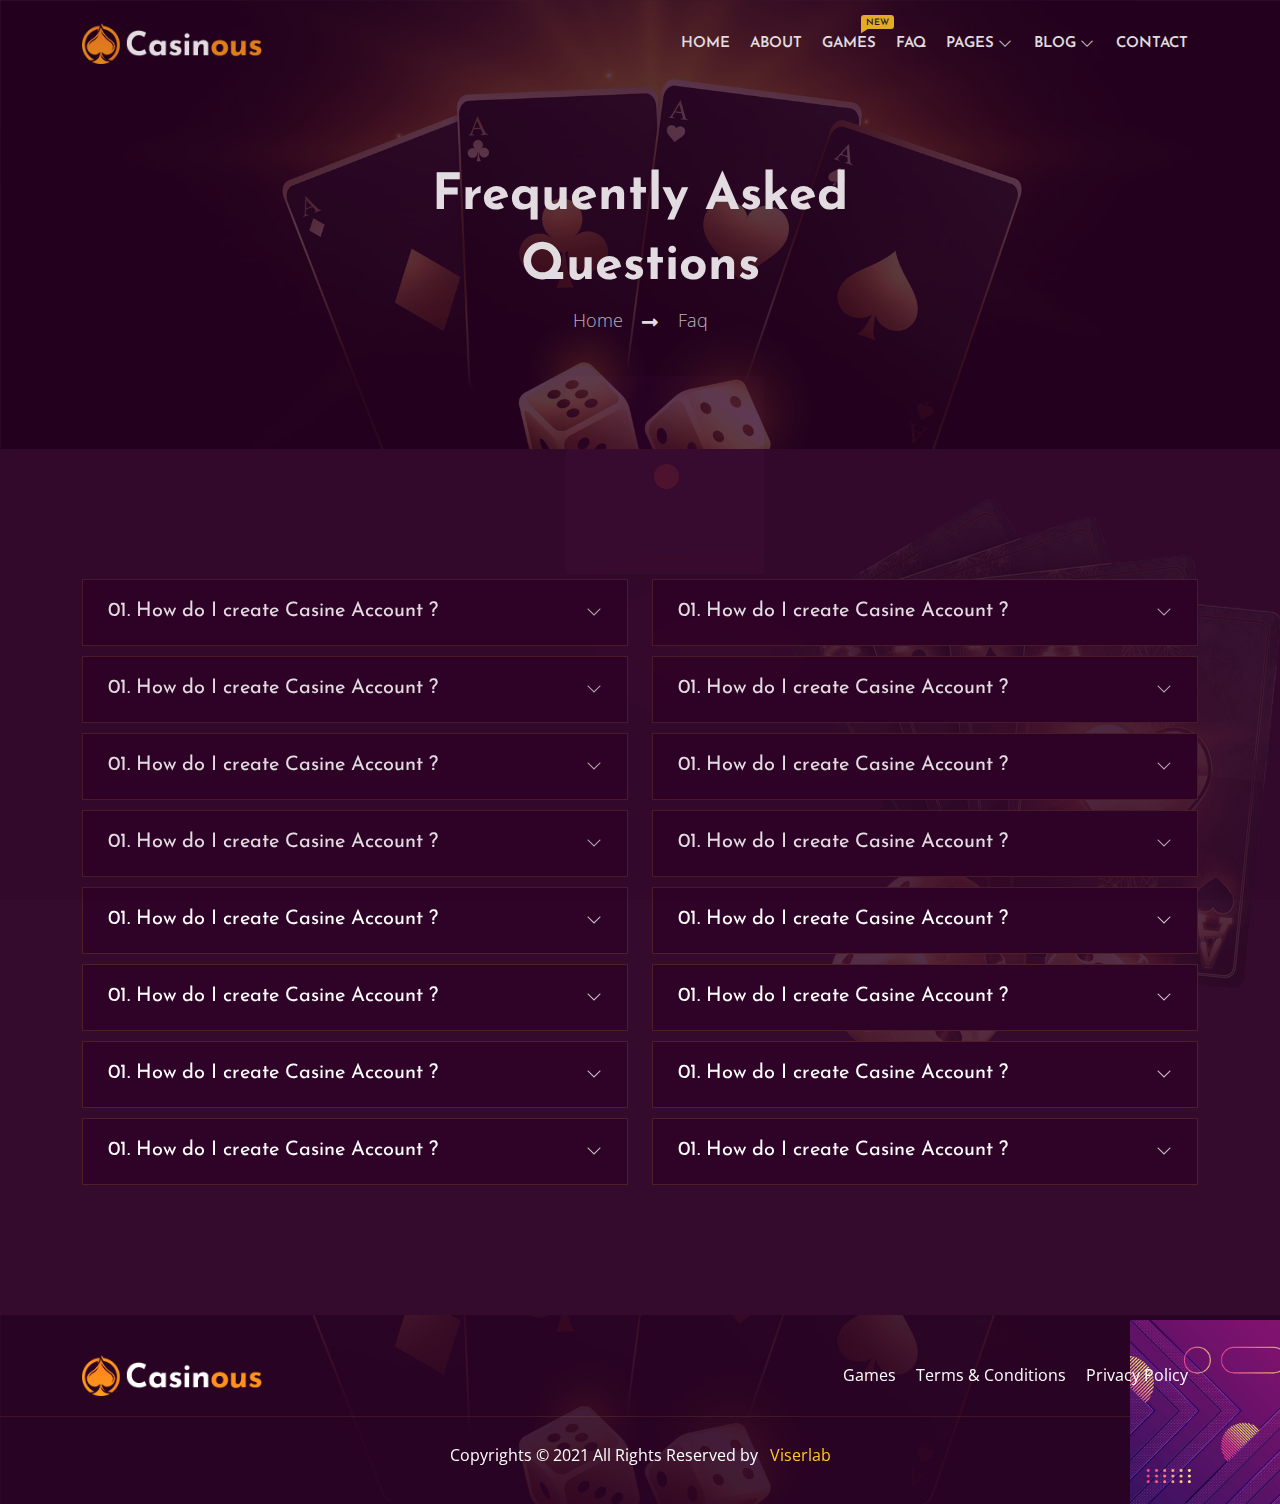
<file: faq.html>
<!-- meta tags and other links -->
<!DOCTYPE html>
<html lang="en">
<head>
    <meta charset="UTF-8">
    <meta name="viewport" content="width=device-width, initial-scale=1.0">
    <title>Casino - Online Casino Platform</title>
    <link rel="icon" type="image/png" href="images/favicon.png" sizes="16x16">
    <!-- bootstrap 5  -->
    <link rel="stylesheet" href="css/bootstrap.min.css">
    <!-- Icon Link  -->
    <link rel="stylesheet" href="css/all.min.css"> 
    <link rel="stylesheet" href="css/line-awesome.min.css"> 
    <link rel="stylesheet" href="css/animate.css"> 

    <!-- Plugin Link -->
    <link rel="stylesheet" href="css/slick.css">

    <!-- Main css -->
    <link rel="stylesheet" href="css/main.css">
</head>
    <body data-bs-spy="scroll" data-bs-offset="170" data-bs-target=".privacy-policy-sidebar-menu">

        <div class="overlay"></div>
        <div class="preloader">
            <div class="scene" id="scene">
                <input type="checkbox" id="andicator">
                <div class="cube">
                    <div class="cube__face cube__face--front"><i></i></div>
                    <div class="cube__face cube__face--back"><i></i><i></i></div>
                    <div class="cube__face cube__face--right">
                        <i></i> <i></i> <i></i> <i></i> <i></i>
                    </div>
                    <div class="cube__face cube__face--left">
                        <i></i> <i></i> <i></i> <i></i> <i></i> <i></i>
                    </div>
                    <div class="cube__face cube__face--top">
                        <i></i> <i></i> <i></i>
                    </div>
                    <div class="cube__face cube__face--bottom">
                        <i></i> <i></i> <i></i> <i></i>
                    </div>
                </div>
            </div>
        </div>

<div class="header">
    <div class="container">
        <div class="header-bottom">
            <div class="header-bottom-area align-items-center">
                <div class="logo"><a href="index.html"><img src="images/logo.png" alt="logo"></a></div>
                <ul class="menu">
                    <li>
                        <a href="index.html">Home</a>
                    </li>
                    <li>
                        <a href="about.html">About</a>
                    </li>
                    <li>
                        <a href="games.html">Games <span class="badge badge--sm badge--base text-dark">NEW</span></a>
                    </li>
                    <li>
                        <a href="faq.html">Faq</a>
                    </li>
                    <li>
                        <a href="#0">Pages</a>
                        <ul class="sub-menu">
                            <li>
                                <a href="dashboard.html">User Dashboard</a>
                            </li>
                            <li>
                                <a href="game-details.html">Game Details</a>
                            </li>
                            <li>
                                <a href="policy.html">Privacy Policy</a>
                            </li>
                            <li>
                                <a href="terms-conditions.html">Terms & Conditions</a>
                            </li>
                            <li>
                                <a href="sign-in.html">Sign In</a>
                            </li>
                            <li>
                                <a href="sign-up.html">Sign Up</a>
                            </li>
                        </ul>
                    </li>
                    <li>
                        <a href="#0">Blog</a>
                        <ul class="sub-menu">
                            <li><a href="blog.html">Blog</a></li>
                            <li><a href="blog-details.html">Blog Details</a></li>
                        </ul>
                    </li>
                    <li>
                        <a href="contact.html">Contact</a>
                    </li>
                    <button class="btn-close btn-close-white d-lg-none"></button>
                </ul>
                <div class="header-trigger-wrapper d-flex d-lg-none align-items-center">
                    <div class="header-trigger me-4">
                        <span></span>
                    </div>
                    <a href="sign-in.html" class="cmn--btn active btn--md d-none d-sm-block">Sign In</a>
                </div>
            </div>
        </div>
    </div>
</div>
<!-- inner hero section start -->
<section class="inner-banner bg_img" style="background: url(&#x27;images/bg2.jpg&#x27;) top;">
  <div class="container">
    <div class="row justify-content-center">
      <div class="col-lg-7 col-xl-6 text-center">
        <h2 class="title text-white">Frequently Asked Questions</h2>
        <ul class="breadcrumbs d-flex flex-wrap align-items-center justify-content-center">
          <li><a href="index.html">Home</a></li>
          <li>Faq</li>
        </ul>
      </div>
    </div>
  </div>
</section>
<!-- inner hero section end -->


    <!-- Faq Section Starts Here -->
    <section class="faq-section padding-top padding-bottom overflow-hidden">
        <div class="container">
            <div class="faq-wrapper row justify-content-between">
                <div class="col-lg-6">
                    <div class="faq-item">
                        <div class="faq-item__title">
                            <h5 class="title">01. How do I create Casine Account ?</h5>
                        </div>
                        <div class="faq-item__content">
                            <p>Autem ut suscipit, quibusdam officia, perferendis odio neque eius similique quae ipsum dolor voluptas sequi recusandae dolorem assumenda asperiores deleniti numquam iste fugit eligendi voluptates aliquam voluptate. Quas, magni excepturi ab, dolore explicabo  .</p>
                        </div>
                    </div>
                    <div class="faq-item">
                        <div class="faq-item__title">
                            <h5 class="title">01. How do I create Casine Account ?</h5>
                        </div>
                        <div class="faq-item__content">
                            <p>Autem ut suscipit, quibusdam officia, perferendis odio neque eius similique quae ipsum dolor voluptas sequi recusandae dolorem assumenda asperiores deleniti numquam iste fugit eligendi voluptates aliquam voluptate. Quas, magni excepturi ab, dolore explicabo  .</p>
                        </div>
                    </div>
                    <div class="faq-item">
                        <div class="faq-item__title">
                            <h5 class="title">01. How do I create Casine Account ?</h5>
                        </div>
                        <div class="faq-item__content">
                            <p>Autem ut suscipit, quibusdam officia, perferendis odio neque eius similique quae ipsum dolor voluptas sequi recusandae dolorem assumenda asperiores deleniti numquam iste fugit eligendi voluptates aliquam voluptate. Quas, magni excepturi ab, dolore explicabo  .</p>
                        </div>
                    </div>
                    <div class="faq-item">
                        <div class="faq-item__title">
                            <h5 class="title">01. How do I create Casine Account ?</h5>
                        </div>
                        <div class="faq-item__content">
                            <p>Autem ut suscipit, quibusdam officia, perferendis odio neque eius similique quae ipsum dolor voluptas sequi recusandae dolorem assumenda asperiores deleniti numquam iste fugit eligendi voluptates aliquam voluptate. Quas, magni excepturi ab, dolore explicabo  .</p>
                        </div>
                    </div>
                    <div class="faq-item">
                        <div class="faq-item__title">
                            <h5 class="title">01. How do I create Casine Account ?</h5>
                        </div>
                        <div class="faq-item__content">
                            <p>Autem ut suscipit, quibusdam officia, perferendis odio neque eius similique quae ipsum dolor voluptas sequi recusandae dolorem assumenda asperiores deleniti numquam iste fugit eligendi voluptates aliquam voluptate. Quas, magni excepturi ab, dolore explicabo  .</p>
                        </div>
                    </div>
                    <div class="faq-item">
                        <div class="faq-item__title">
                            <h5 class="title">01. How do I create Casine Account ?</h5>
                        </div>
                        <div class="faq-item__content">
                            <p>Autem ut suscipit, quibusdam officia, perferendis odio neque eius similique quae ipsum dolor voluptas sequi recusandae dolorem assumenda asperiores deleniti numquam iste fugit eligendi voluptates aliquam voluptate. Quas, magni excepturi ab, dolore explicabo  .</p>
                        </div>
                    </div>
                    <div class="faq-item">
                        <div class="faq-item__title">
                            <h5 class="title">01. How do I create Casine Account ?</h5>
                        </div>
                        <div class="faq-item__content">
                            <p>Autem ut suscipit, quibusdam officia, perferendis odio neque eius similique quae ipsum dolor voluptas sequi recusandae dolorem assumenda asperiores deleniti numquam iste fugit eligendi voluptates aliquam voluptate. Quas, magni excepturi ab, dolore explicabo  .</p>
                        </div>
                    </div>
                    <div class="faq-item mb-2 mb-lg-0">
                        <div class="faq-item__title">
                            <h5 class="title">01. How do I create Casine Account ?</h5>
                        </div>
                        <div class="faq-item__content">
                            <p>Autem ut suscipit, quibusdam officia, perferendis odio neque eius similique quae ipsum dolor voluptas sequi recusandae dolorem assumenda asperiores deleniti numquam iste fugit eligendi voluptates aliquam voluptate. Quas, magni excepturi ab, dolore explicabo  .</p>
                        </div>
                    </div>
                </div>
                <div class="col-lg-6">
                    <div class="faq-item">
                        <div class="faq-item__title">
                            <h5 class="title">01. How do I create Casine Account ?</h5>
                        </div>
                        <div class="faq-item__content">
                            <p>Autem ut suscipit, quibusdam officia, perferendis odio neque eius similique quae ipsum dolor voluptas sequi recusandae dolorem assumenda asperiores deleniti numquam iste fugit eligendi voluptates aliquam voluptate. Quas, magni excepturi ab, dolore explicabo  .</p>
                        </div>
                    </div>
                    <div class="faq-item">
                        <div class="faq-item__title">
                            <h5 class="title">01. How do I create Casine Account ?</h5>
                        </div>
                        <div class="faq-item__content">
                            <p>Autem ut suscipit, quibusdam officia, perferendis odio neque eius similique quae ipsum dolor voluptas sequi recusandae dolorem assumenda asperiores deleniti numquam iste fugit eligendi voluptates aliquam voluptate. Quas, magni excepturi ab, dolore explicabo  .</p>
                        </div>
                    </div>
                    <div class="faq-item">
                        <div class="faq-item__title">
                            <h5 class="title">01. How do I create Casine Account ?</h5>
                        </div>
                        <div class="faq-item__content">
                            <p>Autem ut suscipit, quibusdam officia, perferendis odio neque eius similique quae ipsum dolor voluptas sequi recusandae dolorem assumenda asperiores deleniti numquam iste fugit eligendi voluptates aliquam voluptate. Quas, magni excepturi ab, dolore explicabo  .</p>
                        </div>
                    </div>
                    <div class="faq-item">
                        <div class="faq-item__title">
                            <h5 class="title">01. How do I create Casine Account ?</h5>
                        </div>
                        <div class="faq-item__content">
                            <p>Autem ut suscipit, quibusdam officia, perferendis odio neque eius similique quae ipsum dolor voluptas sequi recusandae dolorem assumenda asperiores deleniti numquam iste fugit eligendi voluptates aliquam voluptate. Quas, magni excepturi ab, dolore explicabo  .</p>
                        </div>
                    </div>
                    <div class="faq-item">
                        <div class="faq-item__title">
                            <h5 class="title">01. How do I create Casine Account ?</h5>
                        </div>
                        <div class="faq-item__content">
                            <p>Autem ut suscipit, quibusdam officia, perferendis odio neque eius similique quae ipsum dolor voluptas sequi recusandae dolorem assumenda asperiores deleniti numquam iste fugit eligendi voluptates aliquam voluptate. Quas, magni excepturi ab, dolore explicabo  .</p>
                        </div>
                    </div>
                    <div class="faq-item">
                        <div class="faq-item__title">
                            <h5 class="title">01. How do I create Casine Account ?</h5>
                        </div>
                        <div class="faq-item__content">
                            <p>Autem ut suscipit, quibusdam officia, perferendis odio neque eius similique quae ipsum dolor voluptas sequi recusandae dolorem assumenda asperiores deleniti numquam iste fugit eligendi voluptates aliquam voluptate. Quas, magni excepturi ab, dolore explicabo  .</p>
                        </div>
                    </div>
                    <div class="faq-item">
                        <div class="faq-item__title">
                            <h5 class="title">01. How do I create Casine Account ?</h5>
                        </div>
                        <div class="faq-item__content">
                            <p>Autem ut suscipit, quibusdam officia, perferendis odio neque eius similique quae ipsum dolor voluptas sequi recusandae dolorem assumenda asperiores deleniti numquam iste fugit eligendi voluptates aliquam voluptate. Quas, magni excepturi ab, dolore explicabo  .</p>
                        </div>
                    </div>
                    <div class="faq-item mb-2 mb-lg-0">
                        <div class="faq-item__title">
                            <h5 class="title">01. How do I create Casine Account ?</h5>
                        </div>
                        <div class="faq-item__content">
                            <p>Autem ut suscipit, quibusdam officia, perferendis odio neque eius similique quae ipsum dolor voluptas sequi recusandae dolorem assumenda asperiores deleniti numquam iste fugit eligendi voluptates aliquam voluptate. Quas, magni excepturi ab, dolore explicabo  .</p>
                        </div>
                    </div>
                </div>
            </div>
        </div>
        <div class="shapes">
            <img src="images/shape.png" alt="faq" class="shape shape1">
        </div>
    </section>
    <!-- Faq Section Ends Here -->


<!-- Footer Section Starts Here -->
<footer class="footer-section bg_img" style="background: url(images/bg.jpg) center;">
    <div class="footer-top">
        <div class="container">
            <div class="footer-wrapper d-flex flex-wrap align-items-center justify-content-md-between justify-content-center">
                <div class="logo mb-3 mb-md-0"><a href="index.html"><img src="images/logo.png" alt="logo"></a></div>
                <ul class="footer-links d-flex flex-wrap justify-content-center">
                    <li><a href="games.html">Games</a></li>
                    <li><a href="terms-conditions.html">Terms & Conditions</a></li>
                    <li><a href="policy.html">Privacy Policy</a></li>
                </ul>
            </div>
        </div>
    </div>
    <div class="footer-bottom">
        <div class="container">
            <div class="footer-wrapper d-flex flex-wrap justify-content-center align-items-center text-center">
                <p class="copyright text-white">Copyrights &copy; 2021 All Rights Reserved by <a href="#0" class=" text--base ms-2">Viserlab</a></p>
            </div>
        </div>
    </div>
    <div class="shapes">
        <img src="images/shape_1.png" alt="footer" class="shape1">
    </div>
</footer>
<!-- Footer Section Ends Here -->


<!-- jQuery library -->
<script src="js/jquery-3.6.0.min.js"></script>
<!-- bootstrap 5 js -->
<script src="js/bootstrap.min.js"></script>

<!-- Pluglin Link -->
<script src="js/slick.min.js"></script>

<!-- main js -->
<script src="js/main.js"></script>  

</body>
</html>
</file>
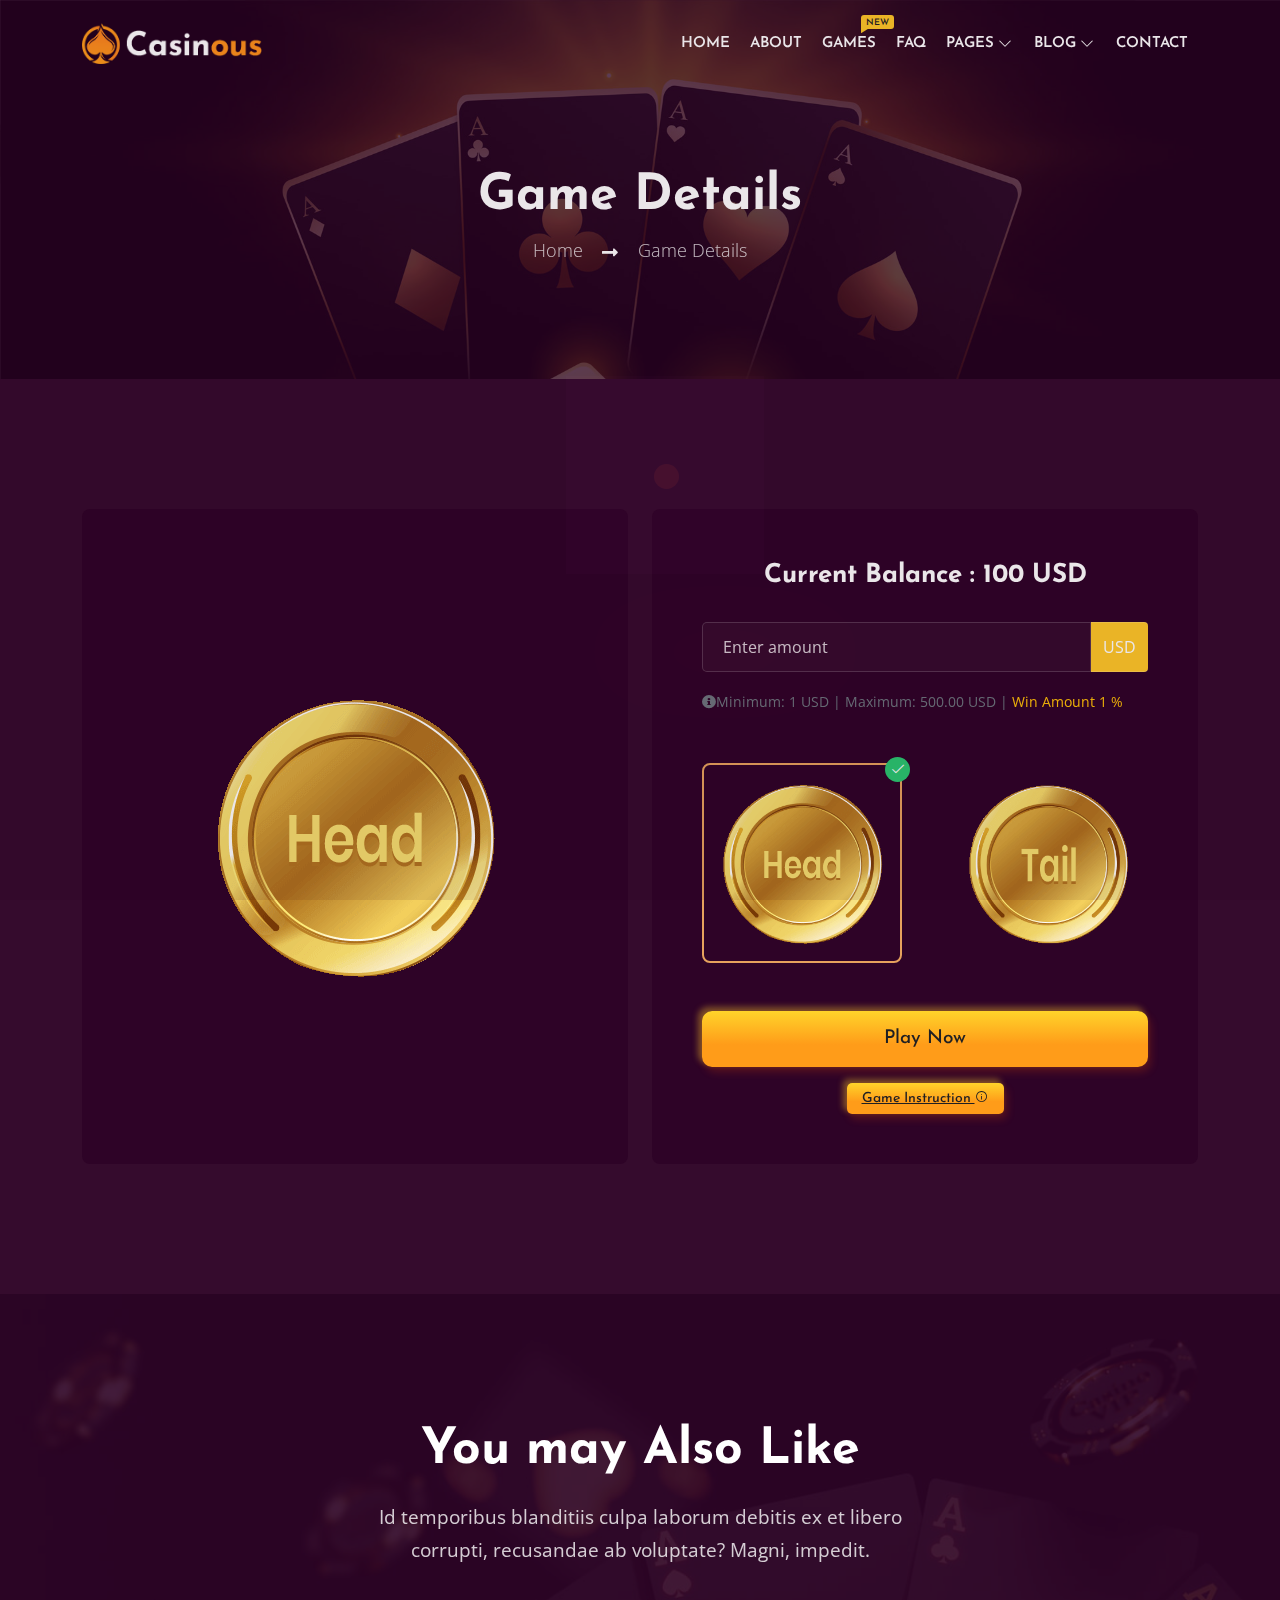
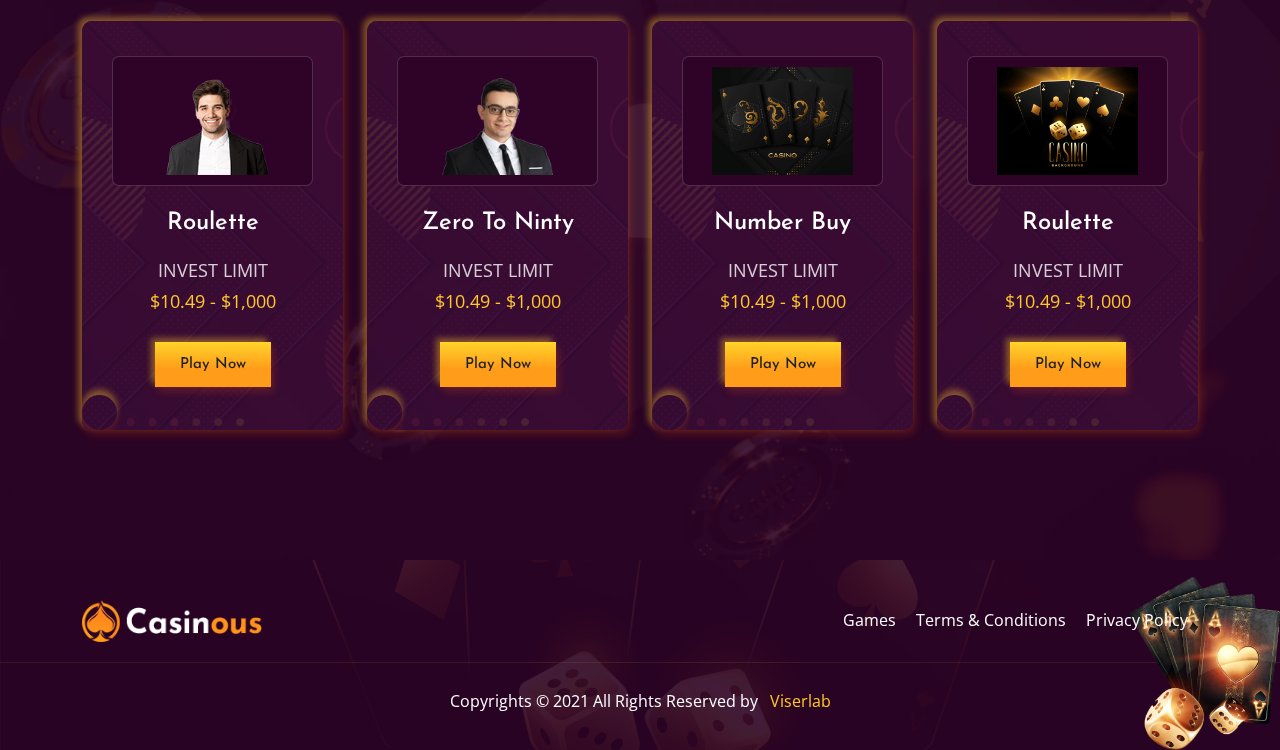
<file: game-details.html>
<!-- meta tags and other links -->
    <!DOCTYPE html>
<html lang="en">
<head>
    <meta charset="UTF-8">
    <meta name="viewport" content="width=device-width, initial-scale=1.0">
    <title>Casino - Online Casino Platform</title>
    <link rel="icon" type="image/png" href="images/favicon.png" sizes="16x16">
    <!-- bootstrap 5  -->
    <link rel="stylesheet" href="css/bootstrap.min.css">
    <!-- Icon Link  -->
    <link rel="stylesheet" href="css/all.min.css"> 
    <link rel="stylesheet" href="css/line-awesome.min.css"> 
    <link rel="stylesheet" href="css/animate.css"> 

    <!-- Plugin Link -->
    <link rel="stylesheet" href="css/slick.css">

    <!-- Main css -->
    <link rel="stylesheet" href="css/main.css">
</head>
    <body data-bs-spy="scroll" data-bs-offset="170" data-bs-target=".privacy-policy-sidebar-menu">

        <div class="overlay"></div>
        <div class="preloader">
            <div class="scene" id="scene">
                <input type="checkbox" id="andicator">
                <div class="cube">
                    <div class="cube__face cube__face--front"><i></i></div>
                    <div class="cube__face cube__face--back"><i></i><i></i></div>
                    <div class="cube__face cube__face--right">
                        <i></i> <i></i> <i></i> <i></i> <i></i>
                    </div>
                    <div class="cube__face cube__face--left">
                        <i></i> <i></i> <i></i> <i></i> <i></i> <i></i>
                    </div>
                    <div class="cube__face cube__face--top">
                        <i></i> <i></i> <i></i>
                    </div>
                    <div class="cube__face cube__face--bottom">
                        <i></i> <i></i> <i></i> <i></i>
                    </div>
                </div>
            </div>
        </div>

    <div class="header">
    <div class="container">
        <div class="header-bottom">
            <div class="header-bottom-area align-items-center">
                <div class="logo"><a href="index.html"><img src="images/logo.png" alt="logo"></a></div>
                <ul class="menu">
                    <li>
                        <a href="index.html">Home</a>
                    </li>
                    <li>
                        <a href="about.html">About</a>
                    </li>
                    <li>
                        <a href="games.html">Games <span class="badge badge--sm badge--base text-dark">NEW</span></a>
                    </li>
                    <li>
                        <a href="faq.html">Faq</a>
                    </li>
                    <li>
                        <a href="#0">Pages</a>
                        <ul class="sub-menu">
                            <li>
                                <a href="dashboard.html">User Dashboard</a>
                            </li>
                            <li>
                                <a href="game-details.html">Game Details</a>
                            </li>
                            <li>
                                <a href="policy.html">Privacy Policy</a>
                            </li>
                            <li>
                                <a href="terms-conditions.html">Terms & Conditions</a>
                            </li>
                            <li>
                                <a href="sign-in.html">Sign In</a>
                            </li>
                            <li>
                                <a href="sign-up.html">Sign Up</a>
                            </li>
                        </ul>
                    </li>
                    <li>
                        <a href="#0">Blog</a>
                        <ul class="sub-menu">
                            <li><a href="blog.html">Blog</a></li>
                            <li><a href="blog-details.html">Blog Details</a></li>
                        </ul>
                    </li>
                    <li>
                        <a href="contact.html">Contact</a>
                    </li>
                    <button class="btn-close btn-close-white d-lg-none"></button>
                </ul>
                <div class="header-trigger-wrapper d-flex d-lg-none align-items-center">
                    <div class="header-trigger me-4">
                        <span></span>
                    </div>
                    <a href="sign-in.html" class="cmn--btn active btn--md d-none d-sm-block">Sign In</a>
                </div>
            </div>
        </div>
    </div>
</div>
    <!-- inner hero section start -->
<section class="inner-banner bg_img" style="background: url(&#x27;images/bg2.jpg&#x27;) top;">
  <div class="container">
    <div class="row justify-content-center">
      <div class="col-lg-7 col-xl-6 text-center">
        <h2 class="title text-white">Game Details</h2>
        <ul class="breadcrumbs d-flex flex-wrap align-items-center justify-content-center">
          <li><a href="index.html">Home</a></li>
          <li>Game Details</li>
        </ul>
      </div>
    </div>
  </div>
</section>
<!-- inner hero section end -->

    <section class="padding-top padding-bottom">
        <div class="container">
            <div class="row gy-5">
                <div class="col-lg-6">
                    <div class="game-details-left">
                        <div id="coin-flip-cont">
                            <div class="coins-wrapper">
                                <div class="front"><img src="images/head.png" alt="game"></div>
                                <div class="back"><img src="images/tail.png" alt="game"></div>
                            </div>
                        </div>
                        <div class="cd-ft"></div>
                    </div>
                </div>
                <div class="col-lg-6">
                    <div class="game-details-right">
                        <form id="game" novalidate="novalidate">
                            <h3 class="mb-4 text-center">Current Balance : <span class="base--color"><span class="bal">100</span> USD</span></h3>
                            <div class="form-group">
                                <div class="input-group mb-3">
                                    <input type="text" name="invest" class="form-control form--control amount-field" placeholder="Enter amount">
                                    <span class="input-group-text text-white bg--base" id="basic-addon2">USD</span>
                                </div>
                                <small class="form-text text-muted"><i class="fas fa-info-circle mr-2"></i>Minimum: 1 USD | Maximum: 500.00 USD | <span class="text-warning">Win Amount  1  %</span></small>
                            </div>
                            <div class="form-group mt-4 mt-sm-5 justify-content-center d-flex flex-wrap justify-content-between">
                                <div class="single-select head gmimg active">
                                    <img src="images/head.png" alt="game-image">
                                </div>
                                <div class="single-select tail gmimg">
                                    <img src="images/tail.png" alt="game-image">
                                </div>
                            </div>
                            <div class="mt-5 text-center">
                                <button type="submit" class="cmn--btn active w-100 text-center">Play Now</button>
                                <a data-bs-toggle="modal" data-bs-target="#exampleModalCenter" class="mt-3 btn btn-link btn--sm radius-5">Game Instruction <i class="las la-info-circle"></i></a>
                            </div>
                        </form>
                    </div>
                </div>
            </div>
        </div>
    </section>

    <!-- Game Section Starts Here -->
    <section class="game-section padding-top padding-bottom bg_img" style="background: url(images/bg3.jpg);">
        <div class="container">
            <div class="row justify-content-center">
                <div class="col-md-10 col-lg-8 col-xl-6">
                    <div class="section-header text-center">
                        <h2 class="section-header__title">You may Also Like</h2>
                        <p>Id temporibus blanditiis culpa laborum debitis ex et libero corrupti, recusandae ab voluptate? Magni, impedit.</p>
                    </div>
                </div>
            </div>
            <div class="row gy-4 justify-content-center">
                <div class="col-lg-4 col-xl-3 col-md-6 col-sm-6">
                    <div class="game-item">
                        <div class="game-inner">
                            <div class="game-item__thumb">
                                <img src="images/item2.png" alt="game">
                            </div>
                            <div class="game-item__content">
                                <h4 class="title">Roulette</h4>
                                <p class="invest-info">Invest Limit</p>
                                <p class="invest-amount">$10.49 - $1,000</p>
                                <a href="#0" class="cmn--btn active btn--md radius-0">Play Now</a>
                            </div>
                        </div>
                        <div class="ball"></div>
                    </div>
                </div>
                <div class="col-lg-4 col-xl-3 col-md-6 col-sm-6">
                    <div class="game-item">
                        <div class="game-inner">
                            <div class="game-item__thumb">
                                <img src="images/item1.png" alt="game">
                            </div>
                            <div class="game-item__content">
                                <h4 class="title">Zero To Ninty</h4>
                                <p class="invest-info">Invest Limit</p>
                                <p class="invest-amount">$10.49 - $1,000</p>
                                <a href="#0" class="cmn--btn active btn--md radius-0">Play Now</a>
                            </div>
                        </div>
                        <div class="ball"></div>
                    </div>
                </div>
                <div class="col-lg-4 col-xl-3 col-md-6 col-sm-6">
                    <div class="game-item">
                        <div class="game-inner">
                            <div class="game-item__thumb">
                                <img src="images/item3.png" alt="game">
                            </div>
                            <div class="game-item__content">
                                <h4 class="title">Number Buy</h4>
                                <p class="invest-info">Invest Limit</p>
                                <p class="invest-amount">$10.49 - $1,000</p>
                                <a href="#0" class="cmn--btn active btn--md radius-0">Play Now</a>
                            </div>
                        </div>
                        <div class="ball"></div>
                    </div>
                </div>
                <div class="col-lg-4 col-xl-3 col-md-6 col-sm-6">
                    <div class="game-item">
                        <div class="game-inner">
                            <div class="game-item__thumb">
                                <img src="images/item4.png" alt="game">
                            </div>
                            <div class="game-item__content">
                                <h4 class="title">Roulette</h4>
                                <p class="invest-info">Invest Limit</p>
                                <p class="invest-amount">$10.49 - $1,000</p>
                                <a href="#0" class="cmn--btn active btn--md radius-0">Play Now</a>
                            </div>
                        </div>
                        <div class="ball"></div>
                    </div>
                </div>
            </div>
        </div>
    </section>
    <!-- Game Section Ends Here -->


    <div class=" modal custom--modal fade show" id="exampleModalCenter" tabindex="-1" role="dialog" aria-labelledby="exampleModalCenterTitle" aria-modal="true">
        <div class="modal-dialog modal-dialog-centered modal-lg" role="document">
            <div class="modal-content section-bg border-0">
                <div class="modal-header modal--header bg--base">
                    <h4 class="modal-title text-dark" id="exampleModalLongTitle">Game Rules</h4>
                </div>
                <div class="modal-body modal--body">
                    <h3 class="title mb-2">Before Game Start: </h3>
                    <p>Officia quod velit eaque tempore assumenda, blanditiis corporis praesentium voluptate provident. Sunt enim obcaecati odio doloremque molestiae aspernatur fuga eveniet molestias autem. Lorem ipsum dolor sit amet consectetur adipisicing elit. Provident ipsam sapiente aut est nostrum, labore quibusdam aliquid repellendus dignissimos consequuntur aspernatur voluptates consectetur aliquam quam nesciunt impedit? Vitae blanditiis vero officiis quidem ipsum esse! Praesentium, laudantium numquam! Corporis sed adipisci, incidunt aut, accusamus sit, nihil tenetur ipsam quaerat optio nisi?</p>
                </div>
                <div class="modal-footer modal--footer">
                    <button type="button" class="btn btn--danger btn--md" data-bs-dismiss="modal">Close</button>
                </div>
            </div>
        </div>
    </div>


    <!-- Footer Section Starts Here -->
<footer class="footer-section bg_img" style="background: url(images/bg.jpg) center;">
    <div class="footer-top">
        <div class="container">
            <div class="footer-wrapper d-flex flex-wrap align-items-center justify-content-md-between justify-content-center">
                <div class="logo mb-3 mb-md-0"><a href="index.html"><img src="images/logo.png" alt="logo"></a></div>
                <ul class="footer-links d-flex flex-wrap justify-content-center">
                    <li><a href="games.html">Games</a></li>
                    <li><a href="terms-conditions.html">Terms & Conditions</a></li>
                    <li><a href="policy.html">Privacy Policy</a></li>
                </ul>
            </div>
        </div>
    </div>
    <div class="footer-bottom">
        <div class="container">
            <div class="footer-wrapper d-flex flex-wrap justify-content-center align-items-center text-center">
                <p class="copyright text-white">Copyrights &copy; 2021 All Rights Reserved by <a href="#0" class=" text--base ms-2">Viserlab</a></p>
            </div>
        </div>
    </div>
    <div class="shapes">
        <img src="images/shape.png" alt="footer" class="shape1">
    </div>
</footer>
<!-- Footer Section Ends Here -->
    

<!-- jQuery library -->
<script src="js/jquery-3.6.0.min.js"></script>
<!-- bootstrap 5 js -->
<script src="js/bootstrap.min.js"></script>

<!-- Pluglin Link -->
<script src="js/slick.min.js"></script>

<!-- main js -->
<script src="js/main.js"></script>  
</body>
</html>
</file>
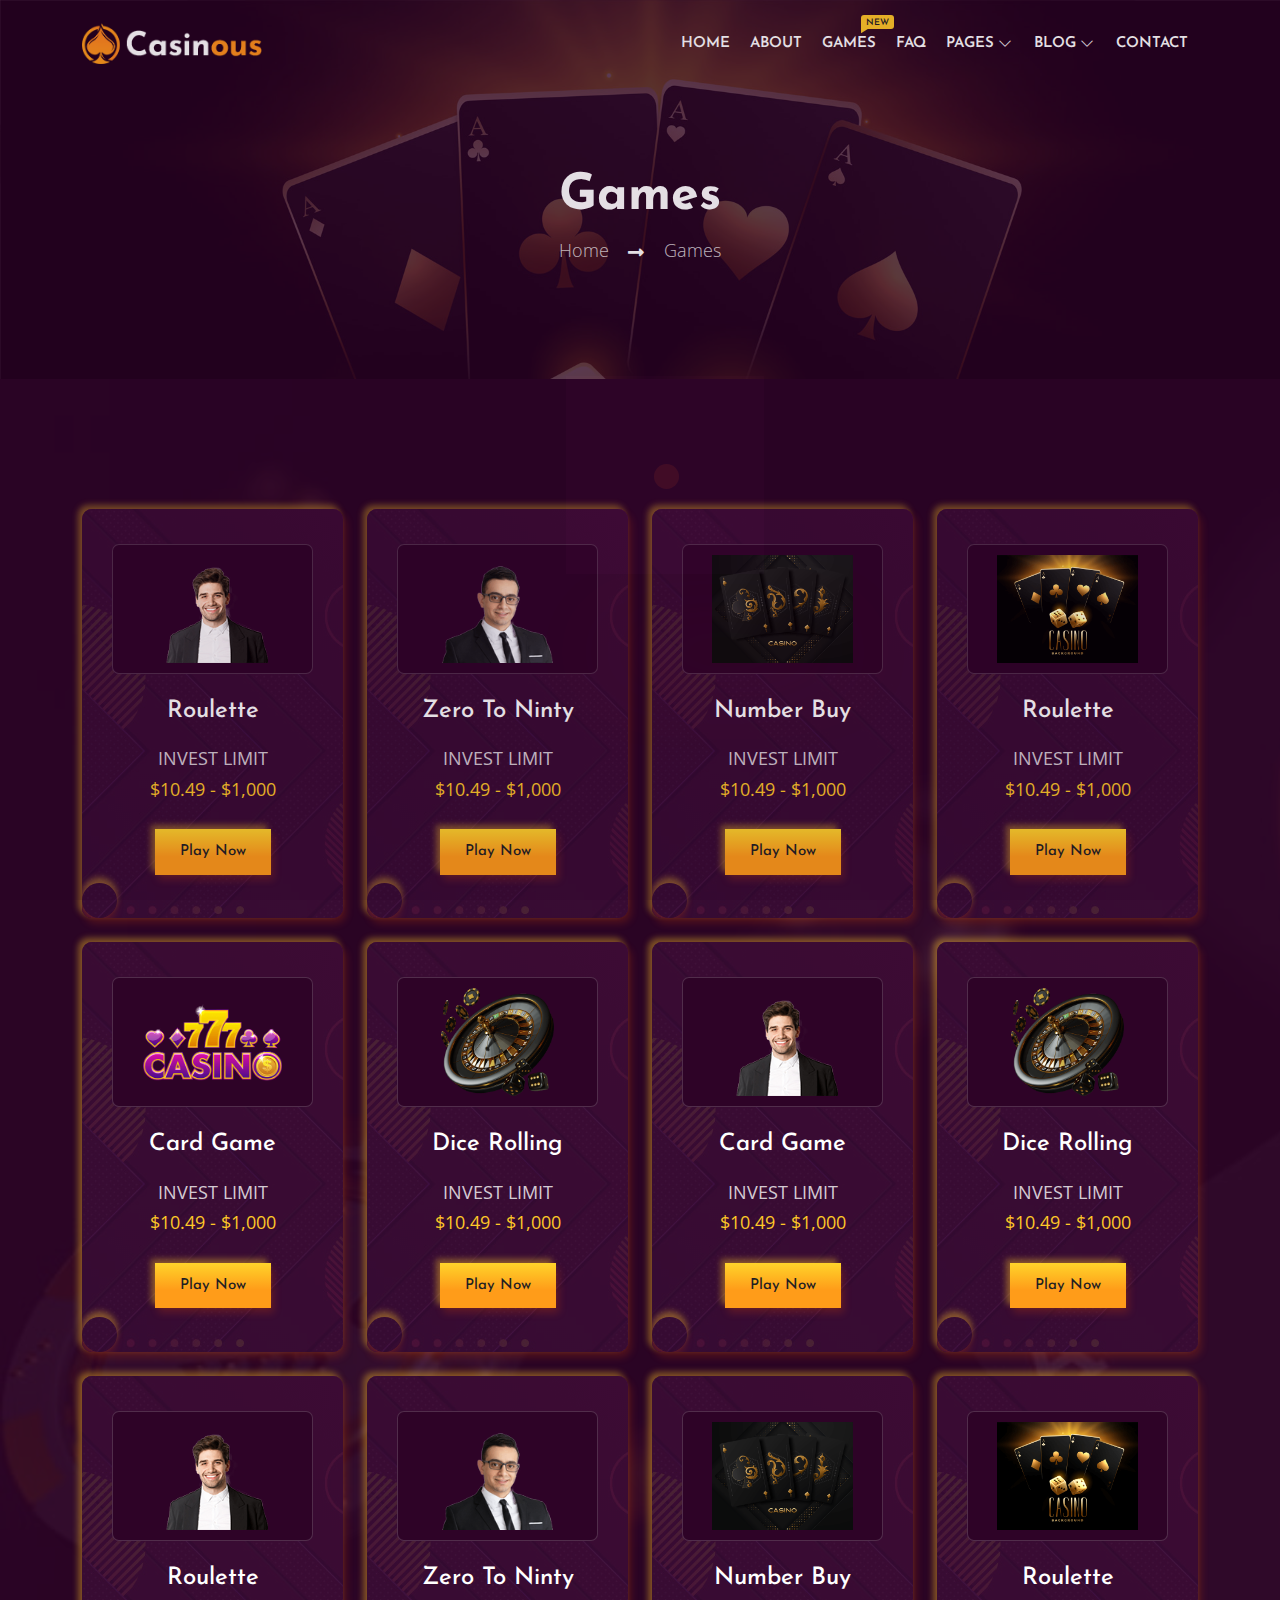
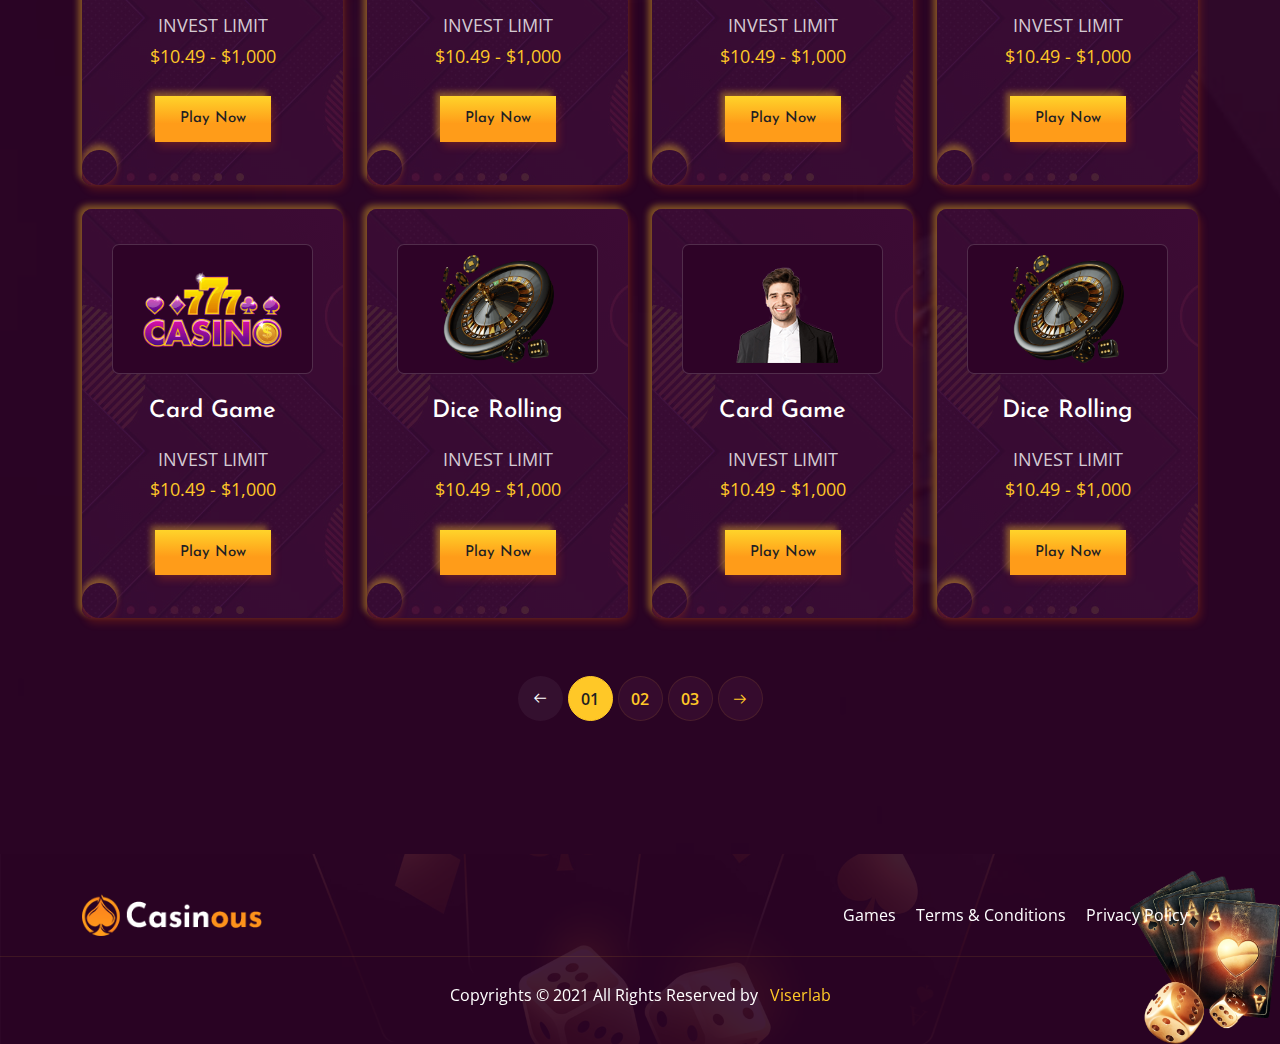
<file: games.html>
<!-- meta tags and other links -->
    <!DOCTYPE html>
<html lang="en">
<head>
    <meta charset="UTF-8">
    <meta name="viewport" content="width=device-width, initial-scale=1.0">
    <title>Casino - Online Casino Platform</title>
    <link rel="icon" type="image/png" href="images/favicon.png" sizes="16x16">
    <!-- bootstrap 5  -->
    <link rel="stylesheet" href="css/bootstrap.min.css">
    <!-- Icon Link  -->
    <link rel="stylesheet" href="css/all.min.css"> 
    <link rel="stylesheet" href="css/line-awesome.min.css"> 
    <link rel="stylesheet" href="css/animate.css"> 

    <!-- Plugin Link -->
    <link rel="stylesheet" href="css/slick.css">

    <!-- Main css -->
    <link rel="stylesheet" href="css/main.css">
</head>
    <body data-bs-spy="scroll" data-bs-offset="170" data-bs-target=".privacy-policy-sidebar-menu">

        <div class="overlay"></div>
        <div class="preloader">
            <div class="scene" id="scene">
                <input type="checkbox" id="andicator">
                <div class="cube">
                    <div class="cube__face cube__face--front"><i></i></div>
                    <div class="cube__face cube__face--back"><i></i><i></i></div>
                    <div class="cube__face cube__face--right">
                        <i></i> <i></i> <i></i> <i></i> <i></i>
                    </div>
                    <div class="cube__face cube__face--left">
                        <i></i> <i></i> <i></i> <i></i> <i></i> <i></i>
                    </div>
                    <div class="cube__face cube__face--top">
                        <i></i> <i></i> <i></i>
                    </div>
                    <div class="cube__face cube__face--bottom">
                        <i></i> <i></i> <i></i> <i></i>
                    </div>
                </div>
            </div>
        </div>

    <div class="header">
    <div class="container">
        <div class="header-bottom">
            <div class="header-bottom-area align-items-center">
                <div class="logo"><a href="index.html"><img src="images/logo.png" alt="logo"></a></div>
                <ul class="menu">
                    <li>
                        <a href="index.html">Home</a>
                    </li>
                    <li>
                        <a href="about.html">About</a>
                    </li>
                    <li>
                        <a href="games.html">Games <span class="badge badge--sm badge--base text-dark">NEW</span></a>
                    </li>
                    <li>
                        <a href="faq.html">Faq</a>
                    </li>
                    <li>
                        <a href="#0">Pages</a>
                        <ul class="sub-menu">
                            <li>
                                <a href="dashboard.html">User Dashboard</a>
                            </li>
                            <li>
                                <a href="game-details.html">Game Details</a>
                            </li>
                            <li>
                                <a href="policy.html">Privacy Policy</a>
                            </li>
                            <li>
                                <a href="terms-conditions.html">Terms & Conditions</a>
                            </li>
                            <li>
                                <a href="sign-in.html">Sign In</a>
                            </li>
                            <li>
                                <a href="sign-up.html">Sign Up</a>
                            </li>
                        </ul>
                    </li>
                    <li>
                        <a href="#0">Blog</a>
                        <ul class="sub-menu">
                            <li><a href="blog.html">Blog</a></li>
                            <li><a href="blog-details.html">Blog Details</a></li>
                        </ul>
                    </li>
                    <li>
                        <a href="contact.html">Contact</a>
                    </li>
                    <button class="btn-close btn-close-white d-lg-none"></button>
                </ul>
                <div class="header-trigger-wrapper d-flex d-lg-none align-items-center">
                    <div class="header-trigger me-4">
                        <span></span>
                    </div>
                    <a href="sign-in.html" class="cmn--btn active btn--md d-none d-sm-block">Sign In</a>
                </div>
            </div>
        </div>
    </div>
</div>
    <!-- inner hero section start -->
<section class="inner-banner bg_img" style="background: url(&#x27;images/bg2.jpg&#x27;) top;">
  <div class="container">
    <div class="row justify-content-center">
      <div class="col-lg-7 col-xl-6 text-center">
        <h2 class="title text-white">Games</h2>
        <ul class="breadcrumbs d-flex flex-wrap align-items-center justify-content-center">
          <li><a href="index.html">Home</a></li>
          <li>Games</li>
        </ul>
      </div>
    </div>
  </div>
</section>
<!-- inner hero section end -->

    <!-- Game Section Starts Here -->
    <section class="game-section padding-top padding-bottom bg_img" style="background: url(images/bg3.jpg);">
        <div class="container">
            <div class="row gy-4 justify-content-center">
                <div class="col-lg-4 col-xl-3 col-md-6 col-sm-6">
                    <div class="game-item">
                        <div class="game-inner">
                            <div class="game-item__thumb">
                                <img src="images/item2.png" alt="game">
                            </div>
                            <div class="game-item__content">
                                <h4 class="title">Roulette</h4>
                                <p class="invest-info">Invest Limit</p>
                                <p class="invest-amount">$10.49 - $1,000</p>
                                <a href="#0" class="cmn--btn active btn--md radius-0">Play Now</a>
                            </div>
                        </div>
                        <div class="ball"></div>
                    </div>
                </div>
                <div class="col-lg-4 col-xl-3 col-md-6 col-sm-6">
                    <div class="game-item">
                        <div class="game-inner">
                            <div class="game-item__thumb">
                                <img src="images/item1.png" alt="game">
                            </div>
                            <div class="game-item__content">
                                <h4 class="title">Zero To Ninty</h4>
                                <p class="invest-info">Invest Limit</p>
                                <p class="invest-amount">$10.49 - $1,000</p>
                                <a href="#0" class="cmn--btn active btn--md radius-0">Play Now</a>
                            </div>
                        </div>
                        <div class="ball"></div>
                    </div>
                </div>
                <div class="col-lg-4 col-xl-3 col-md-6 col-sm-6">
                    <div class="game-item">
                        <div class="game-inner">
                            <div class="game-item__thumb">
                                <img src="images/item3.png" alt="game">
                            </div>
                            <div class="game-item__content">
                                <h4 class="title">Number Buy</h4>
                                <p class="invest-info">Invest Limit</p>
                                <p class="invest-amount">$10.49 - $1,000</p>
                                <a href="#0" class="cmn--btn active btn--md radius-0">Play Now</a>
                            </div>
                        </div>
                        <div class="ball"></div>
                    </div>
                </div>
                <div class="col-lg-4 col-xl-3 col-md-6 col-sm-6">
                    <div class="game-item">
                        <div class="game-inner">
                            <div class="game-item__thumb">
                                <img src="images/item4.png" alt="game">
                            </div>
                            <div class="game-item__content">
                                <h4 class="title">Roulette</h4>
                                <p class="invest-info">Invest Limit</p>
                                <p class="invest-amount">$10.49 - $1,000</p>
                                <a href="#0" class="cmn--btn active btn--md radius-0">Play Now</a>
                            </div>
                        </div>
                        <div class="ball"></div>
                    </div>
                </div>
                <div class="col-lg-4 col-xl-3 col-md-6 col-sm-6">
                    <div class="game-item">
                        <div class="game-inner">
                            <div class="game-item__thumb">
                                <img src="images/item5.png" alt="game">
                            </div>
                            <div class="game-item__content">
                                <h4 class="title">Card Game</h4>
                                <p class="invest-info">Invest Limit</p>
                                <p class="invest-amount">$10.49 - $1,000</p>
                                <a href="#0" class="cmn--btn active btn--md radius-0">Play Now</a>
                            </div>
                        </div>
                        <div class="ball"></div>
                    </div>
                </div>
                <div class="col-lg-4 col-xl-3 col-md-6 col-sm-6">
                    <div class="game-item">
                        <div class="game-inner">
                            <div class="game-item__thumb">
                                <img src="images/item6.png" alt="game">
                            </div>
                            <div class="game-item__content">
                                <h4 class="title">Dice Rolling</h4>
                                <p class="invest-info">Invest Limit</p>
                                <p class="invest-amount">$10.49 - $1,000</p>
                                <a href="#0" class="cmn--btn active btn--md radius-0">Play Now</a>
                            </div>
                        </div>
                        <div class="ball"></div>
                    </div>
                </div>
                <div class="col-lg-4 col-xl-3 col-md-6 col-sm-6">
                    <div class="game-item">
                        <div class="game-inner">
                            <div class="game-item__thumb">
                                <img src="images/item2.png" alt="game">
                            </div>
                            <div class="game-item__content">
                                <h4 class="title">Card Game</h4>
                                <p class="invest-info">Invest Limit</p>
                                <p class="invest-amount">$10.49 - $1,000</p>
                                <a href="#0" class="cmn--btn active btn--md radius-0">Play Now</a>
                            </div>
                        </div>
                        <div class="ball"></div>
                    </div>
                </div>
                <div class="col-lg-4 col-xl-3 col-md-6 col-sm-6">
                    <div class="game-item">
                        <div class="game-inner">
                            <div class="game-item__thumb">
                                <img src="images/item6.png" alt="game">
                            </div>
                            <div class="game-item__content">
                                <h4 class="title">Dice Rolling</h4>
                                <p class="invest-info">Invest Limit</p>
                                <p class="invest-amount">$10.49 - $1,000</p>
                                <a href="#0" class="cmn--btn active btn--md radius-0">Play Now</a>
                            </div>
                        </div>
                        <div class="ball"></div>
                    </div>
                </div>
                <div class="col-lg-4 col-xl-3 col-md-6 col-sm-6">
                    <div class="game-item">
                        <div class="game-inner">
                            <div class="game-item__thumb">
                                <img src="images/item2.png" alt="game">
                            </div>
                            <div class="game-item__content">
                                <h4 class="title">Roulette</h4>
                                <p class="invest-info">Invest Limit</p>
                                <p class="invest-amount">$10.49 - $1,000</p>
                                <a href="#0" class="cmn--btn active btn--md radius-0">Play Now</a>
                            </div>
                        </div>
                        <div class="ball"></div>
                    </div>
                </div>
                <div class="col-lg-4 col-xl-3 col-md-6 col-sm-6">
                    <div class="game-item">
                        <div class="game-inner">
                            <div class="game-item__thumb">
                                <img src="images/item1.png" alt="game">
                            </div>
                            <div class="game-item__content">
                                <h4 class="title">Zero To Ninty</h4>
                                <p class="invest-info">Invest Limit</p>
                                <p class="invest-amount">$10.49 - $1,000</p>
                                <a href="#0" class="cmn--btn active btn--md radius-0">Play Now</a>
                            </div>
                        </div>
                        <div class="ball"></div>
                    </div>
                </div>
                <div class="col-lg-4 col-xl-3 col-md-6 col-sm-6">
                    <div class="game-item">
                        <div class="game-inner">
                            <div class="game-item__thumb">
                                <img src="images/item3.png" alt="game">
                            </div>
                            <div class="game-item__content">
                                <h4 class="title">Number Buy</h4>
                                <p class="invest-info">Invest Limit</p>
                                <p class="invest-amount">$10.49 - $1,000</p>
                                <a href="#0" class="cmn--btn active btn--md radius-0">Play Now</a>
                            </div>
                        </div>
                        <div class="ball"></div>
                    </div>
                </div>
                <div class="col-lg-4 col-xl-3 col-md-6 col-sm-6">
                    <div class="game-item">
                        <div class="game-inner">
                            <div class="game-item__thumb">
                                <img src="images/item4.png" alt="game">
                            </div>
                            <div class="game-item__content">
                                <h4 class="title">Roulette</h4>
                                <p class="invest-info">Invest Limit</p>
                                <p class="invest-amount">$10.49 - $1,000</p>
                                <a href="#0" class="cmn--btn active btn--md radius-0">Play Now</a>
                            </div>
                        </div>
                        <div class="ball"></div>
                    </div>
                </div>
                <div class="col-lg-4 col-xl-3 col-md-6 col-sm-6">
                    <div class="game-item">
                        <div class="game-inner">
                            <div class="game-item__thumb">
                                <img src="images/item5.png" alt="game">
                            </div>
                            <div class="game-item__content">
                                <h4 class="title">Card Game</h4>
                                <p class="invest-info">Invest Limit</p>
                                <p class="invest-amount">$10.49 - $1,000</p>
                                <a href="#0" class="cmn--btn active btn--md radius-0">Play Now</a>
                            </div>
                        </div>
                        <div class="ball"></div>
                    </div>
                </div>
                <div class="col-lg-4 col-xl-3 col-md-6 col-sm-6">
                    <div class="game-item">
                        <div class="game-inner">
                            <div class="game-item__thumb">
                                <img src="images/item6.png" alt="game">
                            </div>
                            <div class="game-item__content">
                                <h4 class="title">Dice Rolling</h4>
                                <p class="invest-info">Invest Limit</p>
                                <p class="invest-amount">$10.49 - $1,000</p>
                                <a href="#0" class="cmn--btn active btn--md radius-0">Play Now</a>
                            </div>
                        </div>
                        <div class="ball"></div>
                    </div>
                </div>
                <div class="col-lg-4 col-xl-3 col-md-6 col-sm-6">
                    <div class="game-item">
                        <div class="game-inner">
                            <div class="game-item__thumb">
                                <img src="images/item2.png" alt="game">
                            </div>
                            <div class="game-item__content">
                                <h4 class="title">Card Game</h4>
                                <p class="invest-info">Invest Limit</p>
                                <p class="invest-amount">$10.49 - $1,000</p>
                                <a href="#0" class="cmn--btn active btn--md radius-0">Play Now</a>
                            </div>
                        </div>
                        <div class="ball"></div>
                    </div>
                </div>
                <div class="col-lg-4 col-xl-3 col-md-6 col-sm-6">
                    <div class="game-item">
                        <div class="game-inner">
                            <div class="game-item__thumb">
                                <img src="images/item6.png" alt="game">
                            </div>
                            <div class="game-item__content">
                                <h4 class="title">Dice Rolling</h4>
                                <p class="invest-info">Invest Limit</p>
                                <p class="invest-amount">$10.49 - $1,000</p>
                                <a href="#0" class="cmn--btn active btn--md radius-0">Play Now</a>
                            </div>
                        </div>
                        <div class="ball"></div>
                    </div>
                </div>
            </div>
            <ul class="pagination">
                <li class="page-item disabled"><a href="#0" class="page-link"><i class="las la-arrow-left"></i></a></li>
                <li class="page-item active"><a href="#0" class="page-link">01</a></li>
                <li class="page-item"><a href="#0" class="page-link">02</a></li>
                <li class="page-item"><a href="#0" class="page-link">03</a></li>
                <li class="page-item"><a href="#0" class="page-link"><i class="las la-arrow-right"></i></a></li>
            </ul>
        </div>
    </section>
    <!-- Game Section Ends Here -->


    <!-- Footer Section Starts Here -->
<footer class="footer-section bg_img" style="background: url(images/bg.jpg) center;">
    <div class="footer-top">
        <div class="container">
            <div class="footer-wrapper d-flex flex-wrap align-items-center justify-content-md-between justify-content-center">
                <div class="logo mb-3 mb-md-0"><a href="index.html"><img src="images/logo.png" alt="logo"></a></div>
                <ul class="footer-links d-flex flex-wrap justify-content-center">
                    <li><a href="games.html">Games</a></li>
                    <li><a href="terms-conditions.html">Terms & Conditions</a></li>
                    <li><a href="policy.html">Privacy Policy</a></li>
                </ul>
            </div>
        </div>
    </div>
    <div class="footer-bottom">
        <div class="container">
            <div class="footer-wrapper d-flex flex-wrap justify-content-center align-items-center text-center">
                <p class="copyright text-white">Copyrights &copy; 2021 All Rights Reserved by <a href="#0" class=" text--base ms-2">Viserlab</a></p>
            </div>
        </div>
    </div>
    <div class="shapes">
        <img src="images/shape.png" alt="footer" class="shape1">
    </div>
</footer>
<!-- Footer Section Ends Here -->
    

<!-- jQuery library -->
<script src="js/jquery-3.6.0.min.js"></script>
<!-- bootstrap 5 js -->
<script src="js/bootstrap.min.js"></script>

<!-- Pluglin Link -->
<script src="js/slick.min.js"></script>

<!-- main js -->
<script src="js/main.js"></script>  
</body>
</html>
</file>
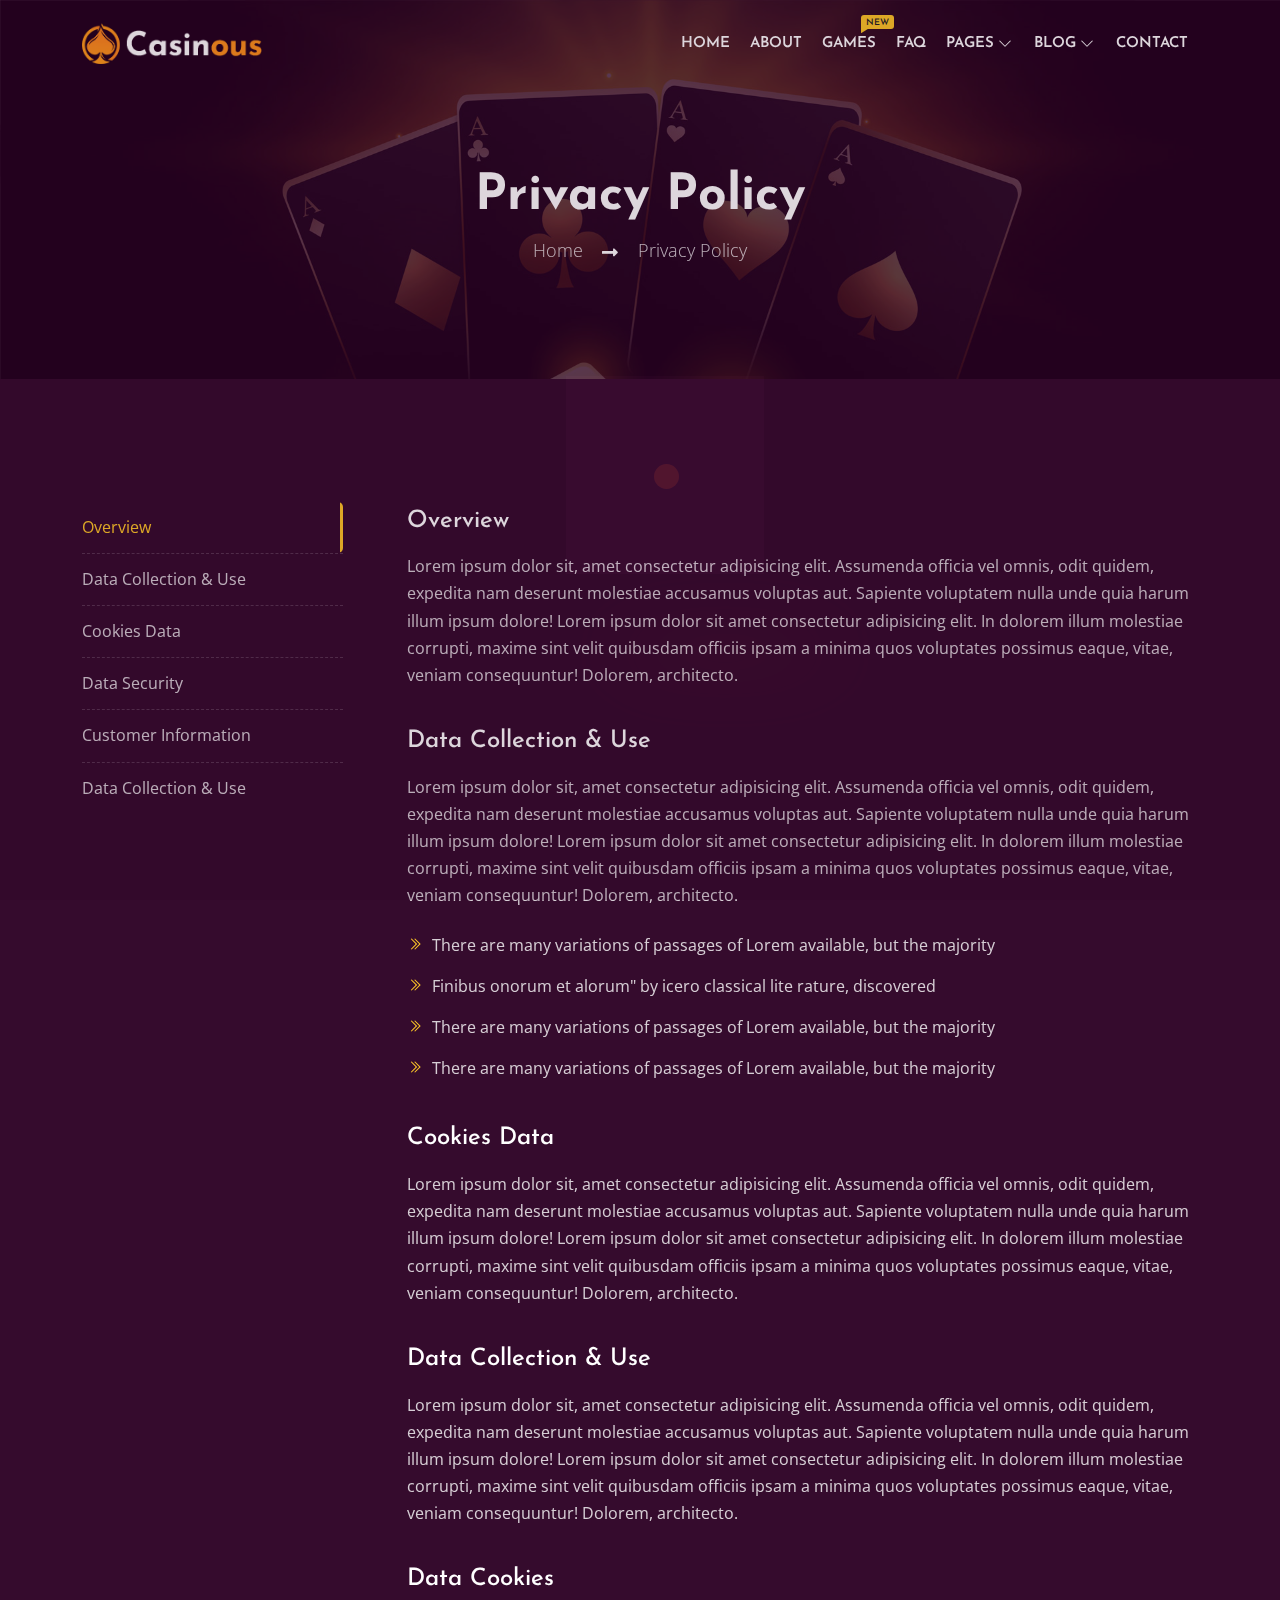
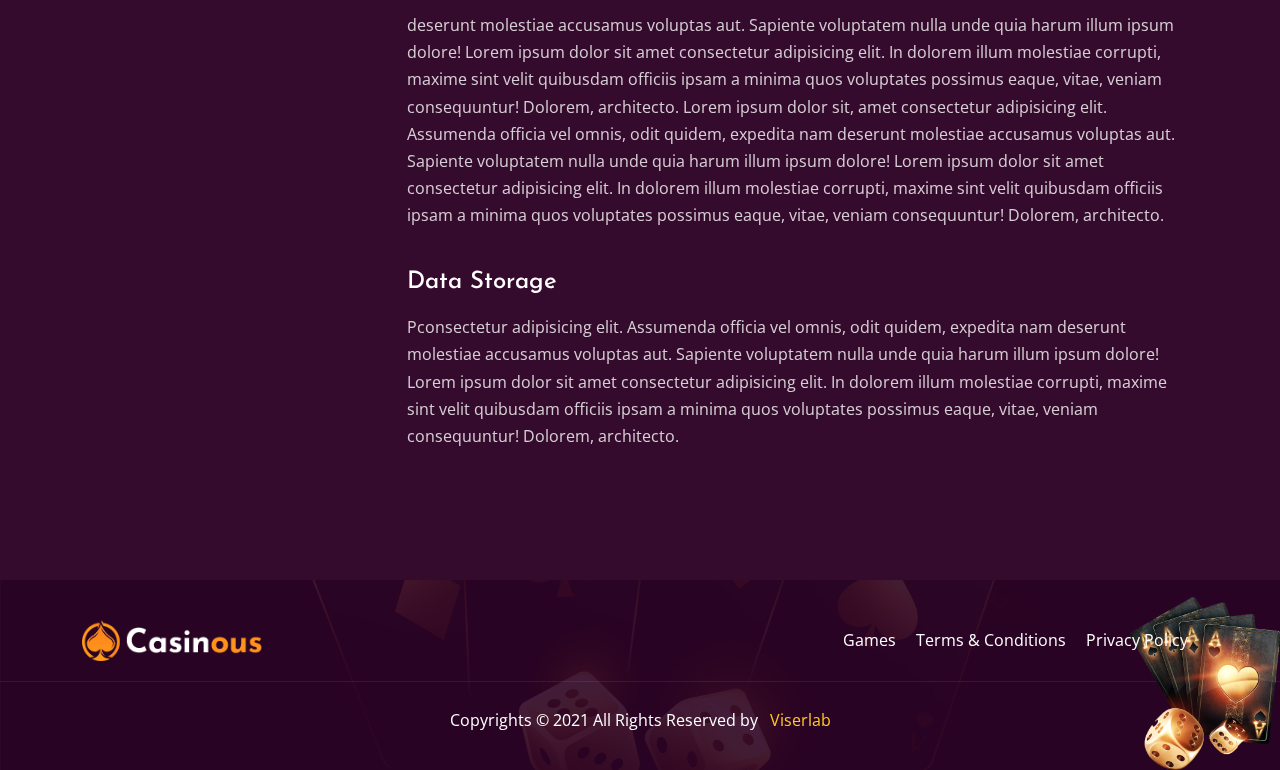
<file: policy.html>
<!-- meta tags and other links -->
    <!DOCTYPE html>
<html lang="en">
<head>
    <meta charset="UTF-8">
    <meta name="viewport" content="width=device-width, initial-scale=1.0">
    <title>Casino - Online Casino Platform</title>
    <link rel="icon" type="image/png" href="images/favicon.png" sizes="16x16">
    <!-- bootstrap 5  -->
    <link rel="stylesheet" href="css/bootstrap.min.css">
    <!-- Icon Link  -->
    <link rel="stylesheet" href="css/all.min.css"> 
    <link rel="stylesheet" href="css/line-awesome.min.css"> 
    <link rel="stylesheet" href="css/animate.css"> 

    <!-- Plugin Link -->
    <link rel="stylesheet" href="css/slick.css">

    <!-- Main css -->
    <link rel="stylesheet" href="css/main.css">
</head>
    <body data-bs-spy="scroll" data-bs-offset="170" data-bs-target=".privacy-policy-sidebar-menu">

        <div class="overlay"></div>
        <div class="preloader">
            <div class="scene" id="scene">
                <input type="checkbox" id="andicator">
                <div class="cube">
                    <div class="cube__face cube__face--front"><i></i></div>
                    <div class="cube__face cube__face--back"><i></i><i></i></div>
                    <div class="cube__face cube__face--right">
                        <i></i> <i></i> <i></i> <i></i> <i></i>
                    </div>
                    <div class="cube__face cube__face--left">
                        <i></i> <i></i> <i></i> <i></i> <i></i> <i></i>
                    </div>
                    <div class="cube__face cube__face--top">
                        <i></i> <i></i> <i></i>
                    </div>
                    <div class="cube__face cube__face--bottom">
                        <i></i> <i></i> <i></i> <i></i>
                    </div>
                </div>
            </div>
        </div>

    <div class="header">
    <div class="container">
        <div class="header-bottom">
            <div class="header-bottom-area align-items-center">
                <div class="logo"><a href="index.html"><img src="images/logo.png" alt="logo"></a></div>
                <ul class="menu">
                    <li>
                        <a href="index.html">Home</a>
                    </li>
                    <li>
                        <a href="about.html">About</a>
                    </li>
                    <li>
                        <a href="games.html">Games <span class="badge badge--sm badge--base text-dark">NEW</span></a>
                    </li>
                    <li>
                        <a href="faq.html">Faq</a>
                    </li>
                    <li>
                        <a href="#0">Pages</a>
                        <ul class="sub-menu">
                            <li>
                                <a href="dashboard.html">User Dashboard</a>
                            </li>
                            <li>
                                <a href="game-details.html">Game Details</a>
                            </li>
                            <li>
                                <a href="policy.html">Privacy Policy</a>
                            </li>
                            <li>
                                <a href="terms-conditions.html">Terms & Conditions</a>
                            </li>
                            <li>
                                <a href="sign-in.html">Sign In</a>
                            </li>
                            <li>
                                <a href="sign-up.html">Sign Up</a>
                            </li>
                        </ul>
                    </li>
                    <li>
                        <a href="#0">Blog</a>
                        <ul class="sub-menu">
                            <li><a href="blog.html">Blog</a></li>
                            <li><a href="blog-details.html">Blog Details</a></li>
                        </ul>
                    </li>
                    <li>
                        <a href="contact.html">Contact</a>
                    </li>
                    <button class="btn-close btn-close-white d-lg-none"></button>
                </ul>
                <div class="header-trigger-wrapper d-flex d-lg-none align-items-center">
                    <div class="header-trigger me-4">
                        <span></span>
                    </div>
                    <a href="sign-in.html" class="cmn--btn active btn--md d-none d-sm-block">Sign In</a>
                </div>
            </div>
        </div>
    </div>
</div>
    <!-- inner hero section start -->
<section class="inner-banner bg_img" style="background: url(&#x27;images/bg2.jpg&#x27;) top;">
  <div class="container">
    <div class="row justify-content-center">
      <div class="col-lg-7 col-xl-6 text-center">
        <h2 class="title text-white">Privacy Policy</h2>
        <ul class="breadcrumbs d-flex flex-wrap align-items-center justify-content-center">
          <li><a href="index.html">Home</a></li>
          <li>Privacy Policy</li>
        </ul>
      </div>
    </div>
  </div>
</section>
<!-- inner hero section end -->


    <!-- Privacy Policy Section Starts Here -->
    <section class="privacy-policy padding-top padding-bottom">
        <div class="container">
            <div class="row gy-5">
                <div class="col-lg-3">
                    <ul class="privacy-policy-sidebar-menu">
                        <li>
                            <a href="#overview" class="active nav-link">Overview</a>
                        </li>
                        <li>
                            <a href="#data-collection" class="nav-link">Data Collection & Use</a>
                        </li>
                        <li>
                            <a href="#cookies" class="nav-link">Cookies Data</a>
                        </li>
                        <li>
                            <a href="#data-security" class="nav-link">Data Security</a>
                        </li>
                        <li>
                            <a href="#overview2" class="nav-link">Customer Information</a>
                        </li>
                        <li>
                            <a href="#overview3" class="nav-link">Data Collection & Use</a>
                        </li>
                    </ul>
                </div>
                <div class="col-lg-9">
                    <div class="privacy-policy-content">
                        <div class="content-item">
                            <h4 class="title" id="overview">Overview</h4>
                            <p>
                                Lorem ipsum dolor sit, amet consectetur adipisicing elit. Assumenda officia vel omnis, odit quidem, expedita nam deserunt molestiae accusamus voluptas aut. Sapiente voluptatem nulla unde quia harum illum ipsum dolore! Lorem ipsum dolor sit amet consectetur adipisicing elit. In dolorem illum molestiae corrupti, maxime sint velit quibusdam officiis ipsam a minima quos voluptates possimus eaque, vitae, veniam consequuntur! Dolorem, architecto.
                            </p>
                        </div>
                        <div class="content-item">
                            <h4 class="title" id="data-collection">Data Collection & Use</h4>
                            <p>
                                Lorem ipsum dolor sit, amet consectetur adipisicing elit. Assumenda officia vel omnis, odit quidem, expedita nam deserunt molestiae accusamus voluptas aut. Sapiente voluptatem nulla unde quia harum illum ipsum dolore! Lorem ipsum dolor sit amet consectetur adipisicing elit. In dolorem illum molestiae corrupti, maxime sint velit quibusdam officiis ipsam a minima quos voluptates possimus eaque, vitae, veniam consequuntur! Dolorem, architecto.
                            </p>
                            <ul class="info-list">
                                <li>There are many variations of passages of Lorem
                                    available, but the majority</li>
                                <li>Finibus onorum et alorum"  by icero classical lite
                                    rature, discovered</li>
                                <li>There are many variations of passages of Lorem
                                    available, but the majority</li>
                                <li>There are many variations of passages of Lorem
                                    available, but the majority</li>
                            </ul>
                        </div>
                        <div class="content-item">
                            <h4 class="title" id="cookies">Cookies Data</h4>
                            <p>
                                Lorem ipsum dolor sit, amet consectetur adipisicing elit. Assumenda officia vel omnis, odit quidem, expedita nam deserunt molestiae accusamus voluptas aut. Sapiente voluptatem nulla unde quia harum illum ipsum dolore! Lorem ipsum dolor sit amet consectetur adipisicing elit. In dolorem illum molestiae corrupti, maxime sint velit quibusdam officiis ipsam a minima quos voluptates possimus eaque, vitae, veniam consequuntur! Dolorem, architecto.
                            </p>
                        </div>
                        <div class="content-item">
                            <h4 class="title" id="data-security">Data Collection & Use</h4>
                            <p>
                                Lorem ipsum dolor sit, amet consectetur adipisicing elit. Assumenda officia vel omnis, odit quidem, expedita nam deserunt molestiae accusamus voluptas aut. Sapiente voluptatem nulla unde quia harum illum ipsum dolore! Lorem ipsum dolor sit amet consectetur adipisicing elit. In dolorem illum molestiae corrupti, maxime sint velit quibusdam officiis ipsam a minima quos voluptates possimus eaque, vitae, veniam consequuntur! Dolorem, architecto.
                            </p>
                        </div>
                        <div class="content-item">
                            <h4 class="title" id="overview2">Data Cookies</h4>
                            <p>
                                deserunt molestiae accusamus voluptas aut. Sapiente voluptatem nulla unde quia harum illum ipsum dolore! Lorem ipsum dolor sit amet consectetur adipisicing elit. In dolorem illum molestiae corrupti, maxime sint velit quibusdam officiis ipsam a minima quos voluptates possimus eaque, vitae, veniam consequuntur! Dolorem, architecto.
                                Lorem ipsum dolor sit, amet consectetur adipisicing elit. Assumenda officia vel omnis, odit quidem, expedita nam deserunt molestiae accusamus voluptas aut. Sapiente voluptatem nulla unde quia harum illum ipsum dolore! Lorem ipsum dolor sit amet consectetur adipisicing elit. In dolorem illum molestiae corrupti, maxime sint velit quibusdam officiis ipsam a minima quos voluptates possimus eaque, vitae, veniam consequuntur! Dolorem, architecto.
                            </p>
                        </div>
                        <div class="content-item">
                            <h4 class="title" id="overview3">Data Storage</h4>
                            <p>
                                Pconsectetur adipisicing elit. Assumenda officia vel omnis, odit quidem, expedita nam deserunt molestiae accusamus voluptas aut. Sapiente voluptatem nulla unde quia harum illum ipsum dolore! Lorem ipsum dolor sit amet consectetur adipisicing elit. In dolorem illum molestiae corrupti, maxime sint velit quibusdam officiis ipsam a minima quos voluptates possimus eaque, vitae, veniam consequuntur! Dolorem, architecto.
                            </p>
                        </div>
                    </div>
                </div>
            </div>
        </div>
    </section>
    <!-- Privacy Policy Section Ends Here -->


    <!-- Footer Section Starts Here -->
<footer class="footer-section bg_img" style="background: url(images/bg.jpg) center;">
    <div class="footer-top">
        <div class="container">
            <div class="footer-wrapper d-flex flex-wrap align-items-center justify-content-md-between justify-content-center">
                <div class="logo mb-3 mb-md-0"><a href="index.html"><img src="images/logo.png" alt="logo"></a></div>
                <ul class="footer-links d-flex flex-wrap justify-content-center">
                    <li><a href="games.html">Games</a></li>
                    <li><a href="terms-conditions.html">Terms & Conditions</a></li>
                    <li><a href="policy.html">Privacy Policy</a></li>
                </ul>
            </div>
        </div>
    </div>
    <div class="footer-bottom">
        <div class="container">
            <div class="footer-wrapper d-flex flex-wrap justify-content-center align-items-center text-center">
                <p class="copyright text-white">Copyrights &copy; 2021 All Rights Reserved by <a href="#0" class=" text--base ms-2">Viserlab</a></p>
            </div>
        </div>
    </div>
    <div class="shapes">
        <img src="images/shape.png" alt="footer" class="shape1">
    </div>
</footer>
<!-- Footer Section Ends Here -->
    

<!-- jQuery library -->
<script src="js/jquery-3.6.0.min.js"></script>
<!-- bootstrap 5 js -->
<script src="js/bootstrap.min.js"></script>

<!-- Pluglin Link -->
<script src="js/slick.min.js"></script>

<!-- main js -->
<script src="js/main.js"></script>  
</body>
</html>
</file>
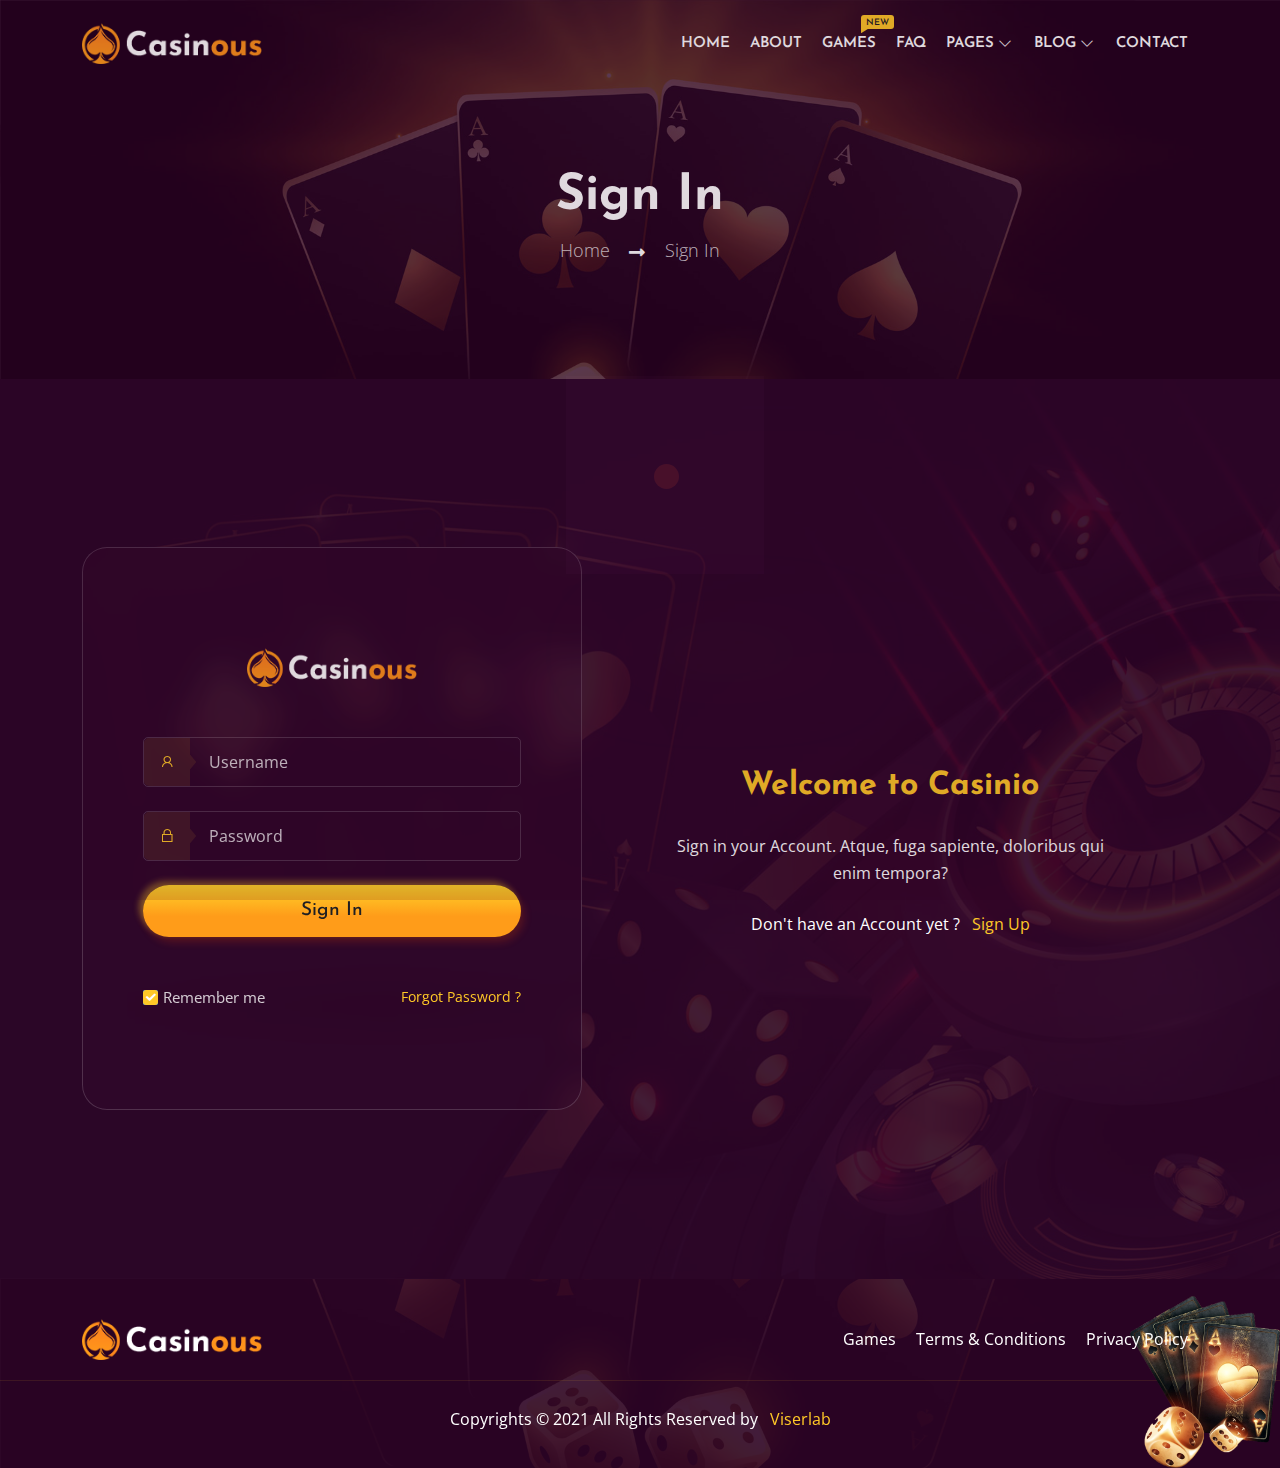
<file: sign-in.html>
<!-- meta tags and other links -->
    <!DOCTYPE html>
<html lang="en">
<head>
    <meta charset="UTF-8">
    <meta name="viewport" content="width=device-width, initial-scale=1.0">
    <title>Casino - Online Casino Platform</title>
    <link rel="icon" type="image/png" href="images/favicon.png" sizes="16x16">
    <!-- bootstrap 5  -->
    <link rel="stylesheet" href="css/bootstrap.min.css">
    <!-- Icon Link  -->
    <link rel="stylesheet" href="css/all.min.css"> 
    <link rel="stylesheet" href="css/line-awesome.min.css"> 
    <link rel="stylesheet" href="css/animate.css"> 

    <!-- Plugin Link -->
    <link rel="stylesheet" href="css/slick.css">

    <!-- Main css -->
    <link rel="stylesheet" href="css/main.css">
</head>
    <body data-bs-spy="scroll" data-bs-offset="170" data-bs-target=".privacy-policy-sidebar-menu">

        <div class="overlay"></div>
        <div class="preloader">
            <div class="scene" id="scene">
                <input type="checkbox" id="andicator">
                <div class="cube">
                    <div class="cube__face cube__face--front"><i></i></div>
                    <div class="cube__face cube__face--back"><i></i><i></i></div>
                    <div class="cube__face cube__face--right">
                        <i></i> <i></i> <i></i> <i></i> <i></i>
                    </div>
                    <div class="cube__face cube__face--left">
                        <i></i> <i></i> <i></i> <i></i> <i></i> <i></i>
                    </div>
                    <div class="cube__face cube__face--top">
                        <i></i> <i></i> <i></i>
                    </div>
                    <div class="cube__face cube__face--bottom">
                        <i></i> <i></i> <i></i> <i></i>
                    </div>
                </div>
            </div>
        </div>

    <div class="header">
    <div class="container">
        <div class="header-bottom">
            <div class="header-bottom-area align-items-center">
                <div class="logo"><a href="index.html"><img src="images/logo.png" alt="logo"></a></div>
                <ul class="menu">
                    <li>
                        <a href="index.html">Home</a>
                    </li>
                    <li>
                        <a href="about.html">About</a>
                    </li>
                    <li>
                        <a href="games.html">Games <span class="badge badge--sm badge--base text-dark">NEW</span></a>
                    </li>
                    <li>
                        <a href="faq.html">Faq</a>
                    </li>
                    <li>
                        <a href="#0">Pages</a>
                        <ul class="sub-menu">
                            <li>
                                <a href="dashboard.html">User Dashboard</a>
                            </li>
                            <li>
                                <a href="game-details.html">Game Details</a>
                            </li>
                            <li>
                                <a href="policy.html">Privacy Policy</a>
                            </li>
                            <li>
                                <a href="terms-conditions.html">Terms & Conditions</a>
                            </li>
                            <li>
                                <a href="sign-in.html">Sign In</a>
                            </li>
                            <li>
                                <a href="sign-up.html">Sign Up</a>
                            </li>
                        </ul>
                    </li>
                    <li>
                        <a href="#0">Blog</a>
                        <ul class="sub-menu">
                            <li><a href="blog.html">Blog</a></li>
                            <li><a href="blog-details.html">Blog Details</a></li>
                        </ul>
                    </li>
                    <li>
                        <a href="contact.html">Contact</a>
                    </li>
                    <button class="btn-close btn-close-white d-lg-none"></button>
                </ul>
                <div class="header-trigger-wrapper d-flex d-lg-none align-items-center">
                    <div class="header-trigger me-4">
                        <span></span>
                    </div>
                    <a href="sign-in.html" class="cmn--btn active btn--md d-none d-sm-block">Sign In</a>
                </div>
            </div>
        </div>
    </div>
</div>
    <!-- inner hero section start -->
<section class="inner-banner bg_img" style="background: url(&#x27;images/bg2.jpg&#x27;) top;">
  <div class="container">
    <div class="row justify-content-center">
      <div class="col-lg-7 col-xl-6 text-center">
        <h2 class="title text-white">Sign In</h2>
        <ul class="breadcrumbs d-flex flex-wrap align-items-center justify-content-center">
          <li><a href="index.html">Home</a></li>
          <li>Sign In</li>
        </ul>
      </div>
    </div>
  </div>
</section>
<!-- inner hero section end -->


    <!-- Account Section Starts Here -->
    <section class="account-section overflow-hidden bg_img" style="background:url(images/bg_1.jpg)">
        <div class="container">
            <div class="account__main__wrapper">
                <div class="account__form__wrapper">
                    <div class="logo"><a href="index.html"><img src="images/logo.png" alt="logo"></a></div>
                    <form class="account__form form row g-4">
                        <div class="col-12">
                            <div class="form-group">
                                <div for="username" class="input-pre-icon"><i class="las la-user"></i></div>
                                <input id="username" type="text" class="form--control form-control style--two" placeholder="Username" required>
                            </div>
                        </div>
                        <div class="col-12">
                            <div class="form-group">
                                <div for="pass" class="input-pre-icon"><i class="las la-lock"></i></div>
                                <input id="pass" type="password" class="form--control form-control style--two" placeholder="Password" required>
                            </div>
                        </div>
                        <div class="col-12">
                            <div class="form-group">
                                <button class="cmn--btn active w-100 btn--round" type="submit">Sign In</button>
                            </div>
                        </div>
                        <div class="d-flex flex-wrap flex-sm-nowrap justify-content-between mt-5">
                            <div class="form--check d-flex align-items-center">
                                <input id="check1" type="checkbox" checked>
                                <label for="check1">Remember me</label>
                            </div>
                            <a href="#0" class="forgot-pass d-block text--base">Forgot Password ?</a>
                        </div>
                    </form>
                </div>
                <div class="account__content__wrapper">
                    <div class="content text-center text-white">
                        <h3 class="title text--base mb-4">Welcome to Casinio</h3>
                        <p class>Sign in your Account. Atque, fuga sapiente, doloribus qui enim tempora?</p>
                        <p class="account-switch mt-4">Don't have an Account yet ? <a class="text--base ms-2" href="sign-up.html">Sign Up</a></p>
                    </div>
                </div>
            </div>
        </div>
    </section>
    <!-- Account Section Ends Here -->


    <!-- Footer Section Starts Here -->
<footer class="footer-section bg_img" style="background: url(images/bg.jpg) center;">
    <div class="footer-top">
        <div class="container">
            <div class="footer-wrapper d-flex flex-wrap align-items-center justify-content-md-between justify-content-center">
                <div class="logo mb-3 mb-md-0"><a href="index.html"><img src="images/logo.png" alt="logo"></a></div>
                <ul class="footer-links d-flex flex-wrap justify-content-center">
                    <li><a href="games.html">Games</a></li>
                    <li><a href="terms-conditions.html">Terms & Conditions</a></li>
                    <li><a href="policy.html">Privacy Policy</a></li>
                </ul>
            </div>
        </div>
    </div>
    <div class="footer-bottom">
        <div class="container">
            <div class="footer-wrapper d-flex flex-wrap justify-content-center align-items-center text-center">
                <p class="copyright text-white">Copyrights &copy; 2021 All Rights Reserved by <a href="#0" class=" text--base ms-2">Viserlab</a></p>
            </div>
        </div>
    </div>
    <div class="shapes">
        <img src="images/shape.png" alt="footer" class="shape1">
    </div>
</footer>
<!-- Footer Section Ends Here -->
    

<!-- jQuery library -->
<script src="js/jquery-3.6.0.min.js"></script>
<!-- bootstrap 5 js -->
<script src="js/bootstrap.min.js"></script>

<!-- Pluglin Link -->
<script src="js/slick.min.js"></script>

<!-- main js -->
<script src="js/main.js"></script>  
</body>
</html>
</file>
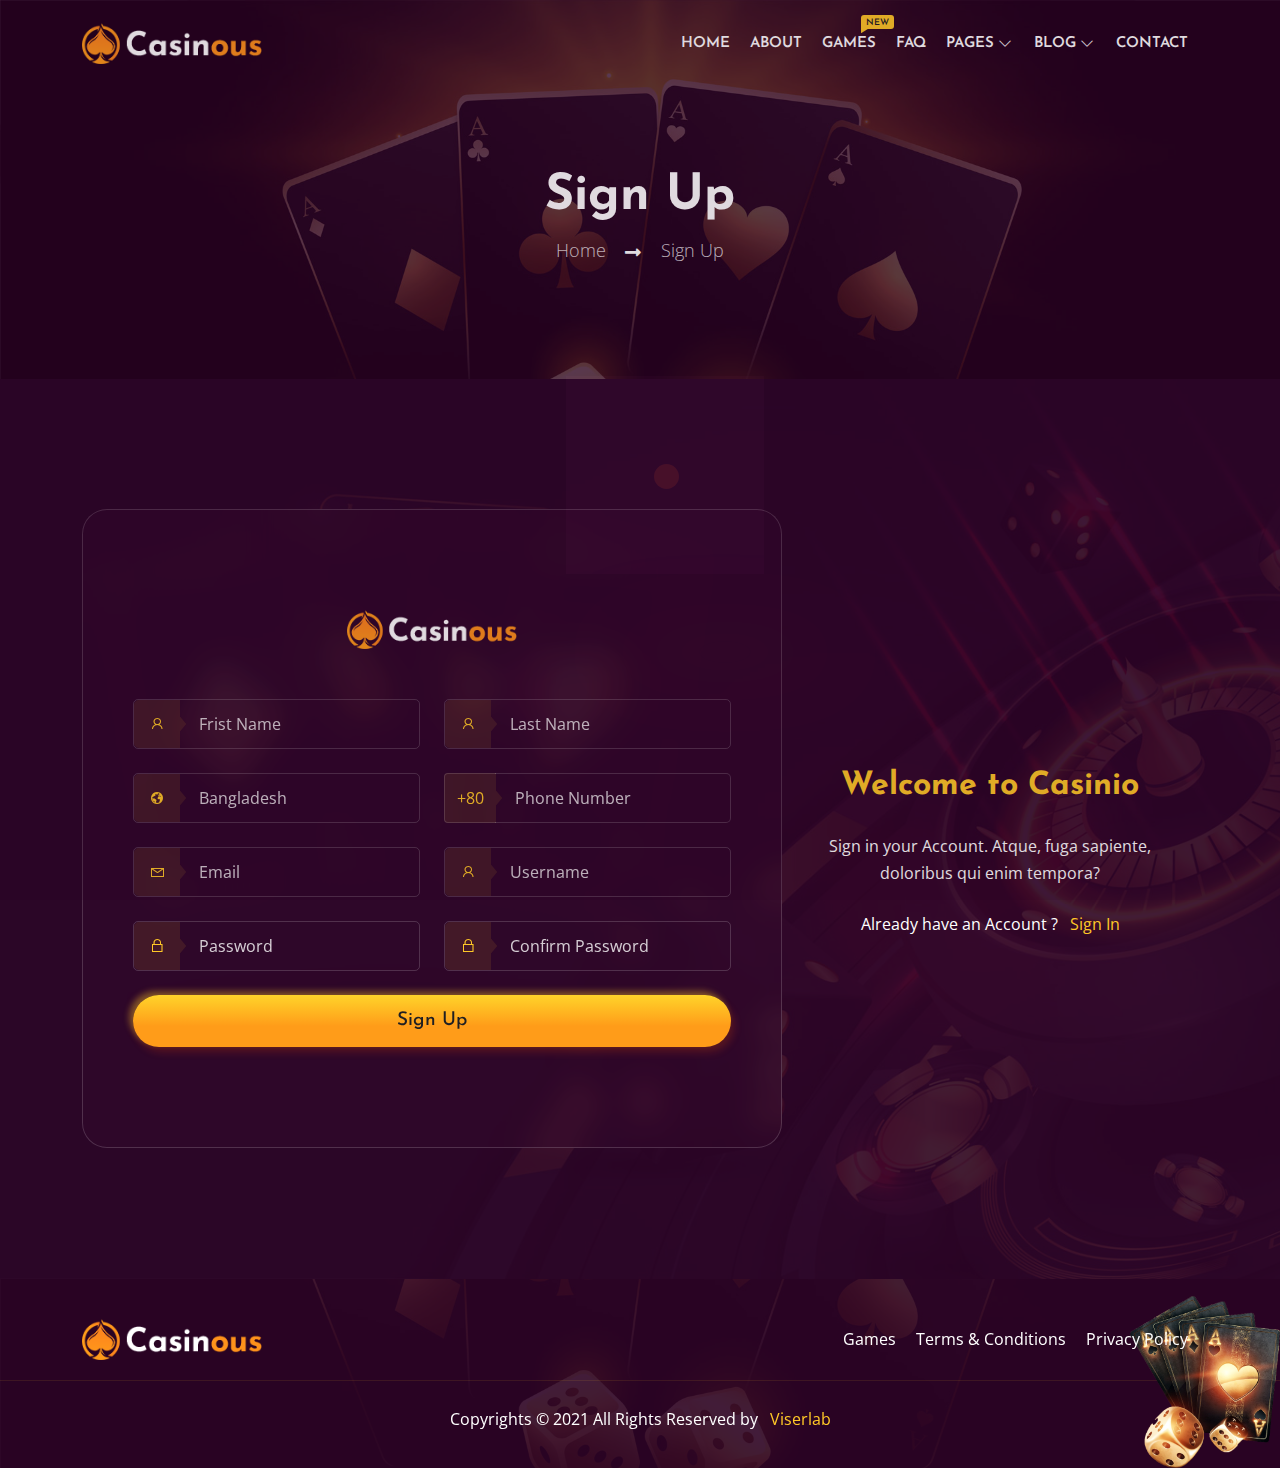
<file: sign-up.html>
<!-- meta tags and other links -->
    <!DOCTYPE html>
<html lang="en">
<head>
    <meta charset="UTF-8">
    <meta name="viewport" content="width=device-width, initial-scale=1.0">
    <title>Casino - Online Casino Platform</title>
    <link rel="icon" type="image/png" href="images/favicon.png" sizes="16x16">
    <!-- bootstrap 5  -->
    <link rel="stylesheet" href="css/bootstrap.min.css">
    <!-- Icon Link  -->
    <link rel="stylesheet" href="css/all.min.css"> 
    <link rel="stylesheet" href="css/line-awesome.min.css"> 
    <link rel="stylesheet" href="css/animate.css"> 

    <!-- Plugin Link -->
    <link rel="stylesheet" href="css/slick.css">

    <!-- Main css -->
    <link rel="stylesheet" href="css/main.css">
</head>
    <body data-bs-spy="scroll" data-bs-offset="170" data-bs-target=".privacy-policy-sidebar-menu">

        <div class="overlay"></div>
        <div class="preloader">
            <div class="scene" id="scene">
                <input type="checkbox" id="andicator">
                <div class="cube">
                    <div class="cube__face cube__face--front"><i></i></div>
                    <div class="cube__face cube__face--back"><i></i><i></i></div>
                    <div class="cube__face cube__face--right">
                        <i></i> <i></i> <i></i> <i></i> <i></i>
                    </div>
                    <div class="cube__face cube__face--left">
                        <i></i> <i></i> <i></i> <i></i> <i></i> <i></i>
                    </div>
                    <div class="cube__face cube__face--top">
                        <i></i> <i></i> <i></i>
                    </div>
                    <div class="cube__face cube__face--bottom">
                        <i></i> <i></i> <i></i> <i></i>
                    </div>
                </div>
            </div>
        </div>

    <div class="header">
    <div class="container">
        <div class="header-bottom">
            <div class="header-bottom-area align-items-center">
                <div class="logo"><a href="index.html"><img src="images/logo.png" alt="logo"></a></div>
                <ul class="menu">
                    <li>
                        <a href="index.html">Home</a>
                    </li>
                    <li>
                        <a href="about.html">About</a>
                    </li>
                    <li>
                        <a href="games.html">Games <span class="badge badge--sm badge--base text-dark">NEW</span></a>
                    </li>
                    <li>
                        <a href="faq.html">Faq</a>
                    </li>
                    <li>
                        <a href="#0">Pages</a>
                        <ul class="sub-menu">
                            <li>
                                <a href="dashboard.html">User Dashboard</a>
                            </li>
                            <li>
                                <a href="game-details.html">Game Details</a>
                            </li>
                            <li>
                                <a href="policy.html">Privacy Policy</a>
                            </li>
                            <li>
                                <a href="terms-conditions.html">Terms & Conditions</a>
                            </li>
                            <li>
                                <a href="sign-in.html">Sign In</a>
                            </li>
                            <li>
                                <a href="sign-up.html">Sign Up</a>
                            </li>
                        </ul>
                    </li>
                    <li>
                        <a href="#0">Blog</a>
                        <ul class="sub-menu">
                            <li><a href="blog.html">Blog</a></li>
                            <li><a href="blog-details.html">Blog Details</a></li>
                        </ul>
                    </li>
                    <li>
                        <a href="contact.html">Contact</a>
                    </li>
                    <button class="btn-close btn-close-white d-lg-none"></button>
                </ul>
                <div class="header-trigger-wrapper d-flex d-lg-none align-items-center">
                    <div class="header-trigger me-4">
                        <span></span>
                    </div>
                    <a href="sign-in.html" class="cmn--btn active btn--md d-none d-sm-block">Sign In</a>
                </div>
            </div>
        </div>
    </div>
</div>
    <!-- inner hero section start -->
<section class="inner-banner bg_img" style="background: url(&#x27;images/bg2.jpg&#x27;) top;">
  <div class="container">
    <div class="row justify-content-center">
      <div class="col-lg-7 col-xl-6 text-center">
        <h2 class="title text-white">Sign Up</h2>
        <ul class="breadcrumbs d-flex flex-wrap align-items-center justify-content-center">
          <li><a href="index.html">Home</a></li>
          <li>Sign Up</li>
        </ul>
      </div>
    </div>
  </div>
</section>
<!-- inner hero section end -->

    <!-- Account Section Starts Here -->
    <section class="account-section overflow-hidden bg_img" style="background:url(images/bg_1.jpg)">
        <div class="container">
            <div class="account__main__wrapper">
                <div class="account__form__wrapper sign-up">
                    <div class="logo"><a href="index.html"><img src="images/logo.png" alt="logo"></a></div>
                    <form class="account__form form row g-4">
                        <div class="col-xl-6 col-md-6">
                            <div class="form-group">
                                <div for="fname" class="input-pre-icon"><i class="las la-user"></i></div>
                                <input id="fname" type="text" class="form--control form-control style--two" placeholder="Frist Name" required>
                            </div>
                        </div>
                        <div class="col-xl-6 col-md-6">
                            <div class="form-group">
                                <div for="lname" class="input-pre-icon"><i class="las la-user"></i></div>
                                <input id="lname" type="text" class="form--control form-control style--two" placeholder="Last Name" required>
                            </div>
                        </div>
                        <div class="col-xl-6 col-md-6">
                            <div class="form-group">
                                <div for="country" class="input-pre-icon"><i class="las la-globe"></i></div>
                                <select class="form-select form--control style--two">
                                    <option>Bangladesh</option>
                                    <option>India</option>
                                    <option>Pakistan</option>
                                </select>
                            </div>
                        </div>
                        <div class="col-xl-6 col-md-6">
                            <div class="input-group">
                                <span class="input-group-text text--base style--two">+80</span>
                                <input type="text" class="form--control form-control style--two" placeholder="Phone Number">
                            </div>
                        </div>
                        <div class="col-xl-6 col-md-6">
                            <div class="form-group">
                                <div for="email" class="input-pre-icon"><i class="las la-envelope"></i></div>
                                <input id="email" type="email" class="form--control form-control style--two" placeholder="Email" required>
                            </div>
                        </div>
                        <div class="col-xl-6 col-md-6">
                            <div class="form-group">
                                <div for="username" class="input-pre-icon"><i class="las la-user"></i></div>
                                <input id="username" type="text" class="form--control form-control style--two" placeholder="Username" required>
                            </div>
                        </div>
                        <div class="col-xl-6 col-md-6">
                            <div class="form-group">
                                <div for="pass" class="input-pre-icon"><i class="las la-lock"></i></div>
                                <input id="pass" type="password" class="form--control form-control style--two" placeholder="Password" required>
                            </div>
                        </div>
                        <div class="col-xl-6 col-md-6">
                            <div class="form-group">
                                <div for="pass" class="input-pre-icon"><i class="las la-lock"></i></div>
                                <input id="pass" type="password" class="form--control form-control style--two" placeholder="Confirm Password" required>
                            </div>
                        </div>
                        <div class="col-lg-12">
                            <div class="form-group">
                                <button class="cmn--btn active w-100 btn--round" type="submit">Sign Up</button>
                            </div>
                        </div>
                    </form>
                </div>
                <div class="account__content__wrapper">
                    <div class="content text-center text-white">
                        <h3 class="title text--base mb-4">Welcome to Casinio</h3>
                        <p class>Sign in your Account. Atque, fuga sapiente, doloribus qui enim tempora?</p>
                        <p class="account-switch mt-4">Already have an Account ? <a class="text--base ms-2" href="sign-in.html">Sign In</a></p>
                    </div>
                </div>
            </div>
        </div>
    </section>
    <!-- Account Section Ends Here -->


    <!-- Footer Section Starts Here -->
<footer class="footer-section bg_img" style="background: url(images/bg.jpg) center;">
    <div class="footer-top">
        <div class="container">
            <div class="footer-wrapper d-flex flex-wrap align-items-center justify-content-md-between justify-content-center">
                <div class="logo mb-3 mb-md-0"><a href="index.html"><img src="images/logo.png" alt="logo"></a></div>
                <ul class="footer-links d-flex flex-wrap justify-content-center">
                    <li><a href="games.html">Games</a></li>
                    <li><a href="terms-conditions.html">Terms & Conditions</a></li>
                    <li><a href="policy.html">Privacy Policy</a></li>
                </ul>
            </div>
        </div>
    </div>
    <div class="footer-bottom">
        <div class="container">
            <div class="footer-wrapper d-flex flex-wrap justify-content-center align-items-center text-center">
                <p class="copyright text-white">Copyrights &copy; 2021 All Rights Reserved by <a href="#0" class=" text--base ms-2">Viserlab</a></p>
            </div>
        </div>
    </div>
    <div class="shapes">
        <img src="images/shape.png" alt="footer" class="shape1">
    </div>
</footer>
<!-- Footer Section Ends Here -->
    

<!-- jQuery library -->
<script src="js/jquery-3.6.0.min.js"></script>
<!-- bootstrap 5 js -->
<script src="js/bootstrap.min.js"></script>

<!-- Pluglin Link -->
<script src="js/slick.min.js"></script>

<!-- main js -->
<script src="js/main.js"></script>  
</body>
</html>
</file>
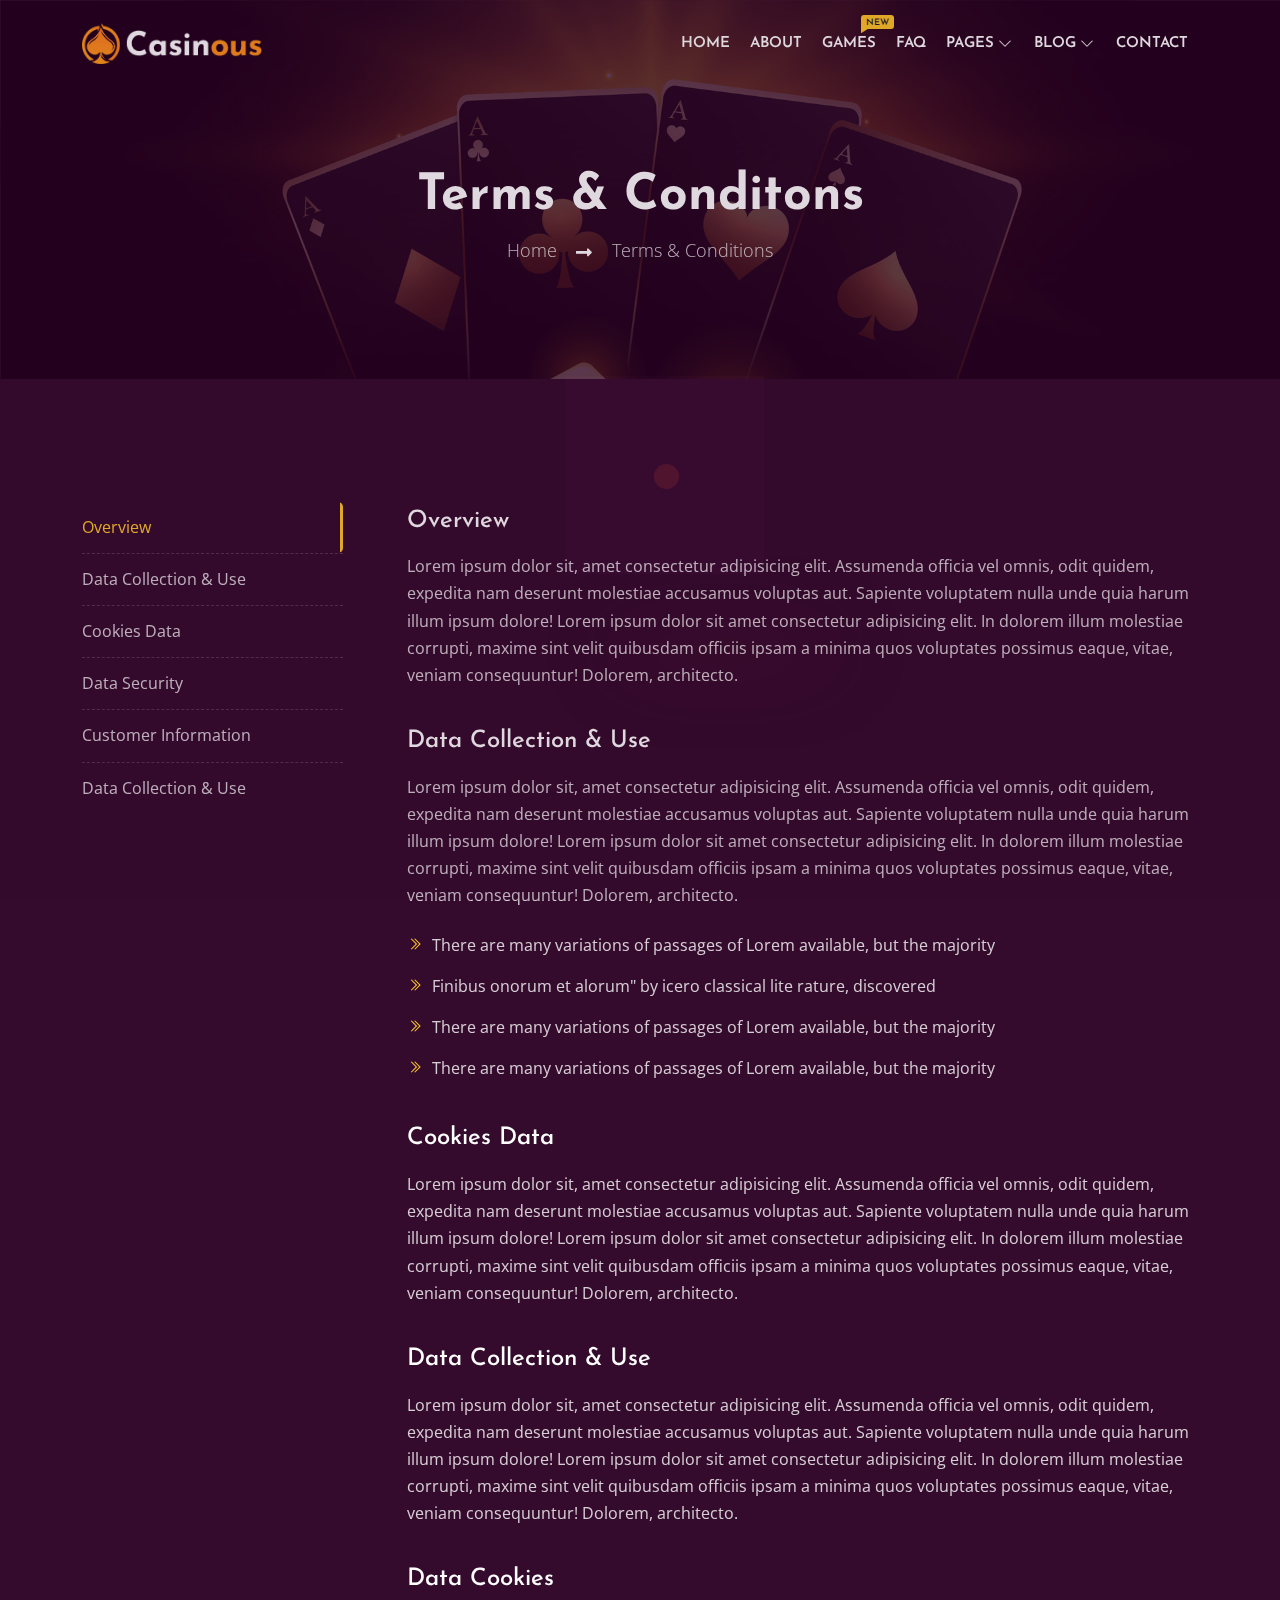
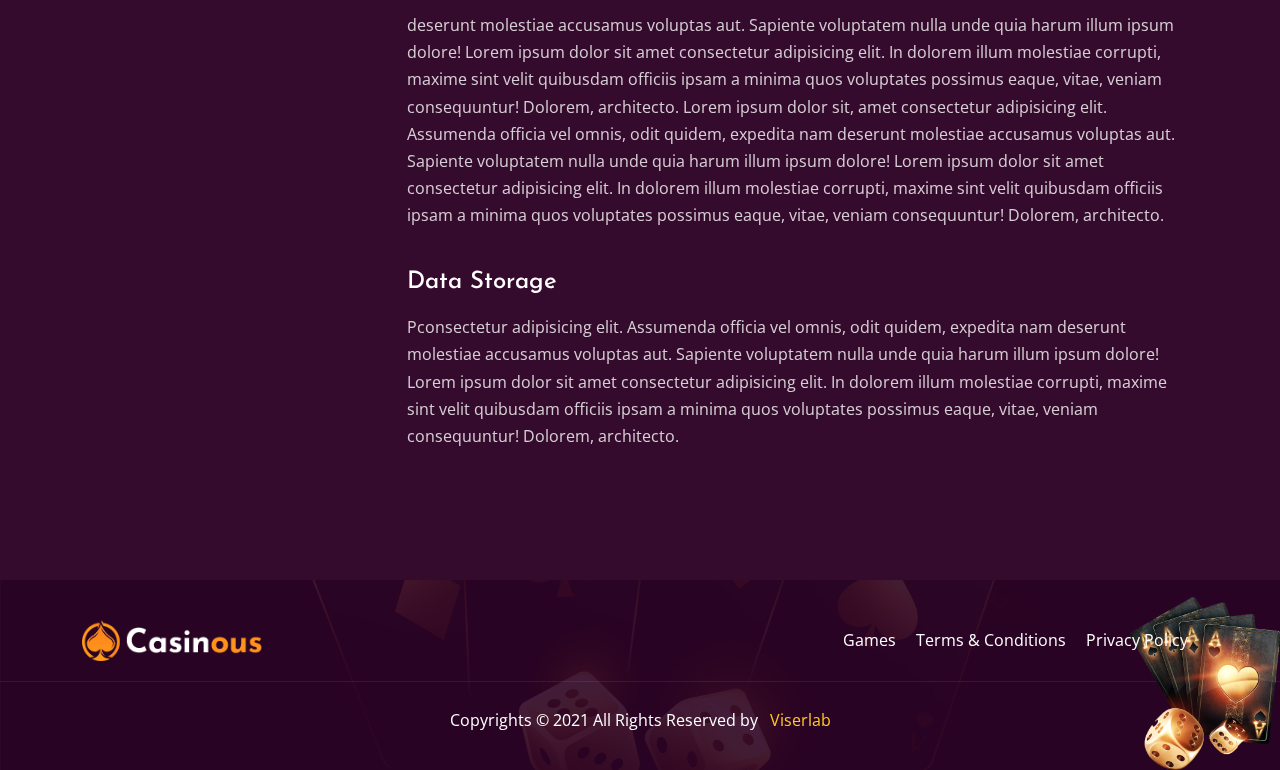
<file: terms-conditions.html>
<!-- meta tags and other links -->
    <!DOCTYPE html>
<html lang="en">
<head>
    <meta charset="UTF-8">
    <meta name="viewport" content="width=device-width, initial-scale=1.0">
    <title>Casino - Online Casino Platform</title>
    <link rel="icon" type="image/png" href="images/favicon.png" sizes="16x16">
    <!-- bootstrap 5  -->
    <link rel="stylesheet" href="css/bootstrap.min.css">
    <!-- Icon Link  -->
    <link rel="stylesheet" href="css/all.min.css"> 
    <link rel="stylesheet" href="css/line-awesome.min.css"> 
    <link rel="stylesheet" href="css/animate.css"> 

    <!-- Plugin Link -->
    <link rel="stylesheet" href="css/slick.css">

    <!-- Main css -->
    <link rel="stylesheet" href="css/main.css">
</head>
    <body data-bs-spy="scroll" data-bs-offset="170" data-bs-target=".privacy-policy-sidebar-menu">

        <div class="overlay"></div>
        <div class="preloader">
            <div class="scene" id="scene">
                <input type="checkbox" id="andicator">
                <div class="cube">
                    <div class="cube__face cube__face--front"><i></i></div>
                    <div class="cube__face cube__face--back"><i></i><i></i></div>
                    <div class="cube__face cube__face--right">
                        <i></i> <i></i> <i></i> <i></i> <i></i>
                    </div>
                    <div class="cube__face cube__face--left">
                        <i></i> <i></i> <i></i> <i></i> <i></i> <i></i>
                    </div>
                    <div class="cube__face cube__face--top">
                        <i></i> <i></i> <i></i>
                    </div>
                    <div class="cube__face cube__face--bottom">
                        <i></i> <i></i> <i></i> <i></i>
                    </div>
                </div>
            </div>
        </div>

    <div class="header">
    <div class="container">
        <div class="header-bottom">
            <div class="header-bottom-area align-items-center">
                <div class="logo"><a href="index.html"><img src="images/logo.png" alt="logo"></a></div>
                <ul class="menu">
                    <li>
                        <a href="index.html">Home</a>
                    </li>
                    <li>
                        <a href="about.html">About</a>
                    </li>
                    <li>
                        <a href="games.html">Games <span class="badge badge--sm badge--base text-dark">NEW</span></a>
                    </li>
                    <li>
                        <a href="faq.html">Faq</a>
                    </li>
                    <li>
                        <a href="#0">Pages</a>
                        <ul class="sub-menu">
                            <li>
                                <a href="dashboard.html">User Dashboard</a>
                            </li>
                            <li>
                                <a href="game-details.html">Game Details</a>
                            </li>
                            <li>
                                <a href="policy.html">Privacy Policy</a>
                            </li>
                            <li>
                                <a href="terms-conditions.html">Terms & Conditions</a>
                            </li>
                            <li>
                                <a href="sign-in.html">Sign In</a>
                            </li>
                            <li>
                                <a href="sign-up.html">Sign Up</a>
                            </li>
                        </ul>
                    </li>
                    <li>
                        <a href="#0">Blog</a>
                        <ul class="sub-menu">
                            <li><a href="blog.html">Blog</a></li>
                            <li><a href="blog-details.html">Blog Details</a></li>
                        </ul>
                    </li>
                    <li>
                        <a href="contact.html">Contact</a>
                    </li>
                    <button class="btn-close btn-close-white d-lg-none"></button>
                </ul>
                <div class="header-trigger-wrapper d-flex d-lg-none align-items-center">
                    <div class="header-trigger me-4">
                        <span></span>
                    </div>
                    <a href="sign-in.html" class="cmn--btn active btn--md d-none d-sm-block">Sign In</a>
                </div>
            </div>
        </div>
    </div>
</div>
    <!-- inner hero section start -->
<section class="inner-banner bg_img" style="background: url(&#x27;images/bg2.jpg&#x27;) top;">
  <div class="container">
    <div class="row justify-content-center">
      <div class="col-lg-7 col-xl-6 text-center">
        <h2 class="title text-white">Terms & Conditons</h2>
        <ul class="breadcrumbs d-flex flex-wrap align-items-center justify-content-center">
          <li><a href="index.html">Home</a></li>
          <li>Terms & Conditions</li>
        </ul>
      </div>
    </div>
  </div>
</section>
<!-- inner hero section end -->


    <!-- Privacy Policy Section Starts Here -->
    <section class="privacy-policy padding-top padding-bottom">
        <div class="container">
            <div class="row gy-5">
                <div class="col-lg-3">
                    <ul class="privacy-policy-sidebar-menu">
                        <li>
                            <a href="#overview" class="active nav-link">Overview</a>
                        </li>
                        <li>
                            <a href="#data-collection" class="nav-link">Data Collection & Use</a>
                        </li>
                        <li>
                            <a href="#cookies" class="nav-link">Cookies Data</a>
                        </li>
                        <li>
                            <a href="#data-security" class="nav-link">Data Security</a>
                        </li>
                        <li>
                            <a href="#overview2" class="nav-link">Customer Information</a>
                        </li>
                        <li>
                            <a href="#overview3" class="nav-link">Data Collection & Use</a>
                        </li>
                    </ul>
                </div>
                <div class="col-lg-9">
                    <div class="privacy-policy-content">
                        <div class="content-item">
                            <h4 class="title" id="overview">Overview</h4>
                            <p>
                                Lorem ipsum dolor sit, amet consectetur adipisicing elit. Assumenda officia vel omnis, odit quidem, expedita nam deserunt molestiae accusamus voluptas aut. Sapiente voluptatem nulla unde quia harum illum ipsum dolore! Lorem ipsum dolor sit amet consectetur adipisicing elit. In dolorem illum molestiae corrupti, maxime sint velit quibusdam officiis ipsam a minima quos voluptates possimus eaque, vitae, veniam consequuntur! Dolorem, architecto.
                            </p>
                        </div>
                        <div class="content-item">
                            <h4 class="title" id="data-collection">Data Collection & Use</h4>
                            <p>
                                Lorem ipsum dolor sit, amet consectetur adipisicing elit. Assumenda officia vel omnis, odit quidem, expedita nam deserunt molestiae accusamus voluptas aut. Sapiente voluptatem nulla unde quia harum illum ipsum dolore! Lorem ipsum dolor sit amet consectetur adipisicing elit. In dolorem illum molestiae corrupti, maxime sint velit quibusdam officiis ipsam a minima quos voluptates possimus eaque, vitae, veniam consequuntur! Dolorem, architecto.
                            </p>
                            <ul class="info-list">
                                <li>There are many variations of passages of Lorem
                                    available, but the majority</li>
                                <li>Finibus onorum et alorum"  by icero classical lite
                                    rature, discovered</li>
                                <li>There are many variations of passages of Lorem
                                    available, but the majority</li>
                                <li>There are many variations of passages of Lorem
                                    available, but the majority</li>
                            </ul>
                        </div>
                        <div class="content-item">
                            <h4 class="title" id="cookies">Cookies Data</h4>
                            <p>
                                Lorem ipsum dolor sit, amet consectetur adipisicing elit. Assumenda officia vel omnis, odit quidem, expedita nam deserunt molestiae accusamus voluptas aut. Sapiente voluptatem nulla unde quia harum illum ipsum dolore! Lorem ipsum dolor sit amet consectetur adipisicing elit. In dolorem illum molestiae corrupti, maxime sint velit quibusdam officiis ipsam a minima quos voluptates possimus eaque, vitae, veniam consequuntur! Dolorem, architecto.
                            </p>
                        </div>
                        <div class="content-item">
                            <h4 class="title" id="data-security">Data Collection & Use</h4>
                            <p>
                                Lorem ipsum dolor sit, amet consectetur adipisicing elit. Assumenda officia vel omnis, odit quidem, expedita nam deserunt molestiae accusamus voluptas aut. Sapiente voluptatem nulla unde quia harum illum ipsum dolore! Lorem ipsum dolor sit amet consectetur adipisicing elit. In dolorem illum molestiae corrupti, maxime sint velit quibusdam officiis ipsam a minima quos voluptates possimus eaque, vitae, veniam consequuntur! Dolorem, architecto.
                            </p>
                        </div>
                        <div class="content-item">
                            <h4 class="title" id="overview2">Data Cookies</h4>
                            <p>
                                deserunt molestiae accusamus voluptas aut. Sapiente voluptatem nulla unde quia harum illum ipsum dolore! Lorem ipsum dolor sit amet consectetur adipisicing elit. In dolorem illum molestiae corrupti, maxime sint velit quibusdam officiis ipsam a minima quos voluptates possimus eaque, vitae, veniam consequuntur! Dolorem, architecto.
                                Lorem ipsum dolor sit, amet consectetur adipisicing elit. Assumenda officia vel omnis, odit quidem, expedita nam deserunt molestiae accusamus voluptas aut. Sapiente voluptatem nulla unde quia harum illum ipsum dolore! Lorem ipsum dolor sit amet consectetur adipisicing elit. In dolorem illum molestiae corrupti, maxime sint velit quibusdam officiis ipsam a minima quos voluptates possimus eaque, vitae, veniam consequuntur! Dolorem, architecto.
                            </p>
                        </div>
                        <div class="content-item">
                            <h4 class="title" id="overview3">Data Storage</h4>
                            <p>
                                Pconsectetur adipisicing elit. Assumenda officia vel omnis, odit quidem, expedita nam deserunt molestiae accusamus voluptas aut. Sapiente voluptatem nulla unde quia harum illum ipsum dolore! Lorem ipsum dolor sit amet consectetur adipisicing elit. In dolorem illum molestiae corrupti, maxime sint velit quibusdam officiis ipsam a minima quos voluptates possimus eaque, vitae, veniam consequuntur! Dolorem, architecto.
                            </p>
                        </div>
                    </div>
                </div>
            </div>
        </div>
    </section>
    <!-- Privacy Policy Section Ends Here -->


    <!-- Footer Section Starts Here -->
<footer class="footer-section bg_img" style="background: url(images/bg.jpg) center;">
    <div class="footer-top">
        <div class="container">
            <div class="footer-wrapper d-flex flex-wrap align-items-center justify-content-md-between justify-content-center">
                <div class="logo mb-3 mb-md-0"><a href="index.html"><img src="images/logo.png" alt="logo"></a></div>
                <ul class="footer-links d-flex flex-wrap justify-content-center">
                    <li><a href="games.html">Games</a></li>
                    <li><a href="terms-conditions.html">Terms & Conditions</a></li>
                    <li><a href="policy.html">Privacy Policy</a></li>
                </ul>
            </div>
        </div>
    </div>
    <div class="footer-bottom">
        <div class="container">
            <div class="footer-wrapper d-flex flex-wrap justify-content-center align-items-center text-center">
                <p class="copyright text-white">Copyrights &copy; 2021 All Rights Reserved by <a href="#0" class=" text--base ms-2">Viserlab</a></p>
            </div>
        </div>
    </div>
    <div class="shapes">
        <img src="images/shape.png" alt="footer" class="shape1">
    </div>
</footer>
<!-- Footer Section Ends Here -->
    

<!-- jQuery library -->
<script src="js/jquery-3.6.0.min.js"></script>
<!-- bootstrap 5 js -->
<script src="js/bootstrap.min.js"></script>

<!-- Pluglin Link -->
<script src="js/slick.min.js"></script>

<!-- main js -->
<script src="js/main.js"></script>  
</body>
</html>
</file>
<file: css/main.css>
@import url("https://fonts.googleapis.com/css2?family=Josefin+Sans:wght@100;200;300;400;500;600;700&family=Open+Sans:wght@300;400&display=swap");

.theme-one {
    color: #FF3653 !important;
}

.theme-one-bg {
    background: #FF3653 !important;
}

.theme-two {
    color: #18D39E !important;
}

.theme-two-bg {
    background: #18D39E !important;
}

.theme-three {
    color: #0C93D2 !important;
}

.theme-three-bg {
    background: #0C93D2 !important;
}

.theme-four {
    color: #F6A200 !important;
}

.theme-four-bg {
    background: #F6A200 !important;
}

.fs-sm {
    font-size: 14px;
}

.gradient-one {
    background: linear-gradient(top, #fdb125 45%, #e07e1e 48%, #fcb100 85%) !important;
}

.gradient-two {
    background: linear-gradient(-40deg, #37ACE2 19%, #03CAAE 81%) !important;
}

.gradient-three {
    background: linear-gradient(-40deg, #b31da3 9%, #d63f87 50%, #f9606a 88%) !important;
}

.gradient-four {
    background: linear-gradient(-40deg, #7e2afc 39%, #903df7 70%, #a250f2 88%) !important;
}

/* Text Color */
.text--primary {
    color: #ff5201 !important;
}

.text--secondary {
    color: #78818A !important;
}

.text--base {
    color: #FFC827 !important;
}

.text--danger {
    color: #EA5455 !important;
}

.text--warning {
    color: #FF9F43 !important;
}

.text--info {
    color: #1E9FF2 !important;
}

.text--success {
    color: #28C76F !important;
}

.text--dark {
    color: #343A40 !important;
}

.text--white {
    color: #fff !important;
}

/* Btn Color */
.border--white {
    border-color: rgba(255, 255, 255, 0.15) !important;
}

.border--dark {
    border-color: rgba(31, 31, 35, 0.15) !important;
}

.border--base {
    border-color: rgba(255, 200, 39, 0.15) !important;
}

.border--primary {
    border-color: rgba(255, 82, 1, 0.15) !important;
}

.border--secondary {
    border-color: rgba(120, 129, 138, 0.15) !important;
}

.btn--outline {
    border: 1px solid #FFC827 !important;
}

.btn--border {
    border: 1px solid #FFC827 !important;
}

.btn--round {
    border-radius: 35px !important;
}

.radius-0 {
    border-radius: 0 !important;
}

.radius-5 {
    border-radius: 5px !important;
}

.radius-50 {
    border-radius: 50% !important;
}

.btn--primary {
    color: #fff !important;
    background: #ff5201 !important;
    border-color: #ff5201 !important;
}

.btn--secondary {
    color: #fff !important;
    background: #78818A !important;
    border-color: #78818A !important;
}

.btn--base {
    color: #fff !important;
    background: #FFC827 !important;
    border-color: #FFC827 !important;
}

.btn--danger {
    color: #fff !important;
    background: #EA5455 !important;
    border-color: #EA5455 !important;
}

.btn--warning {
    color: #fff !important;
    background: #FF9F43 !important;
    border-color: #FF9F43 !important;
}

.btn--info {
    color: #fff !important;
    background: #1E9FF2 !important;
    border-color: #1E9FF2 !important;
}

.btn--success {
    color: #fff !important;
    background: #28C76F !important;
    border-color: #28C76F !important;
}

.btn--dark {
    color: #fff !important;
    background: #343A40 !important;
    border-color: #343A40 !important;
}

.badge--primary {
    color: #fff !important;
    background: #ff5201 !important;
    border-color: #ff5201 !important;
}

.badge--secondary {
    color: #fff !important;
    background: #78818A !important;
    border-color: #78818A !important;
}

.badge--base {
    color: #fff !important;
    background: #FFC827 !important;
    border-color: #FFC827 !important;
}

.badge--danger {
    color: #fff !important;
    background: #EA5455 !important;
    border-color: #EA5455 !important;
}

.badge--warning {
    color: #fff !important;
    background: #FF9F43 !important;
    border-color: #FF9F43 !important;
}

.badge--info {
    color: #fff !important;
    background: #1E9FF2 !important;
    border-color: #1E9FF2 !important;
}

.badge--success {
    color: #fff !important;
    background: #28C76F !important;
    border-color: #28C76F !important;
}

.badge--dark {
    color: #fff !important;
    background: #343A40 !important;
    border-color: #343A40 !important;
}

/* Background Color */
.bg--primary {
    background: #ff5201 !important;
}

.bg--secondary {
    background: #78818A !important;
}

.bg--base {
    background: #FFC827 !important;
}

.bg--danger {
    background: #EA5455 !important;
}

.bg--warning {
    background: #FF9F43 !important;
}

.bg--info {
    background: #1E9FF2 !important;
}

.bg--success {
    background: #28C76F !important;
}

.bg--dark {
    background: #343A40 !important;
}

.bg--white {
    background: #fff !important;
}

.bg--none {
    background: transparent !important;
}

.shadow--base {
    box-shadow: 0 0 25px rgba(255, 200, 39, 0.45) !important;
}

.shadow--primary {
    box-shadow: 0 0 25px rgba(255, 82, 1, 0.35) !important;
}

.shadow--secondary {
    box-shadow: 0 3px 15px rgba(120, 129, 138, 0.45) !important;
}

.facebook {
    color: #3b5998 !important;
    border: 1px solid rgba(59, 89, 152, 0.9) !important;
}

.facebook:hover {
    background: #3b5998 !important;
    color: #fff !important;
}

.twitter {
    color: #55acee !important;
    border: 1px solid rgba(85, 172, 238, 0.9) !important;
}

.twitter:hover {
    background: #55acee !important;
    color: #fff !important;
}

.vimeo {
    color: #1ab7ea !important;
    border: 1px solid rgba(26, 183, 234, 0.9) !important;
}

.vimeo:hover {
    background: #1ab7ea !important;
    color: #fff !important;
}

.instagram {
    color: #e4405f !important;
    border: 1px solid rgba(228, 64, 95, 0.9) !important;
}

.instagram:hover {
    background: #e4405f !important;
    color: #fff !important;
}

.youtube {
    color: #cd201f !important;
    border: 1px solid rgba(205, 32, 31, 0.9) !important;
}

.youtube:hover {
    background: #cd201f !important;
    color: #fff !important;
}

.facebook-bg {
    background: #3b5998 !important;
    border-color: transparent !important;
}

.facebook-bg:hover {
    background: #3b5998 !important;
    color: #fff !important;
}

.twitter-bg {
    background: #55acee !important;
    border-color: transparent !important;
}

.twitter-bg:hover {
    background: #55acee !important;
    color: #fff !important;
}

.vimeo-bg {
    background: #1ab7ea !important;
    border-color: transparent !important;
}

.vimeo-bg:hover {
    background: #1ab7ea !important;
    color: #fff !important;
}

.instagram-bg {
    background: #e4405f !important;
    border-color: transparent !important;
}

.instagram-bg:hover {
    background: #e4405f !important;
    color: #fff !important;
}

.youtube-bg {
    background: #cd201f !important;
    border-color: transparent !important;
}

.youtube-bg:hover {
    background: #cd201f !important;
    color: #fff !important;
}

.google-bg {
    background: #dd4b39 !important;
    border-color: transparent !important;
}

.google-bg:hover {
    background: #dd4b39 !important;
    color: #fff !important;
}

.pb-80 {
    padding-bottom: 80px;
}

.pt-80 {
    padding-top: 80px;
}

html {
    scroll-behavior: smooth;
}

body {
    padding: 0;
    margin: 0;
    font-size: 16px;
    color: rgba(255, 255, 255, 0.8);
    line-height: 1.7;
    font-family: "Open Sans", sans-serif;
    background: #350b2d;
    display: flex;
    flex-direction: column;
    justify-content: space-between;
    min-height: 100vh;
}

h1,
h2,
h3,
h4,
h5,
h6 {
    font-weight: 700;
    margin: 0;
    line-height: 1.4;
    color: #fff;
    font-family: "Josefin Sans", sans-serif;
}

h1 a,
  h2 a,
  h3 a,
  h4 a,
  h5 a,
  h6 a {
    color: #fff;
}

h1 {
    font-size: 70px;
}

h2 {
    font-size: 50px;
    margin-top: -8px;
}

h3 {
    font-size: 26px;
    margin-top: -5px;
}

h4 {
    font-size: 24px;
    margin-top: -4px;
    font-weight: 500;
}

h5 {
    font-size: 20px;
    margin-top: -3px;
    font-weight: 500;
}

h6 {
    font-size: 18px;
    margin-top: -2px;
    font-weight: 500;
}

p {
    margin: 0;
    padding: 0;
}

a {
    display: inline-block;
    text-decoration: none;
    color: rgba(255, 255, 255, 0.8);
    -webkit-transition: all ease .3s;
    -moz-transition: all ease .3s;
    transition: all ease .3s;
}

a:hover {
    color: #FFC827;
}

span, sub, sup {
    display: inline-block;
    line-height: 1.7;
}

ul {
    margin: -7px 0;
    padding: 0;
}

ul li {
    list-style: none;
    padding: 7px 0;
}

.bg_img {
    background-size: cover !important;
    background-position: center center;
    background-repeat: no-repeat !important;
}

.bg_fixed {
    background-attachment: fixed !important;
}

.form-label {
    font-size: 15px;
    color: #fff;
}

.form--control {
    height: 50px;
    border-radius: 5px;
    border: 1px solid rgba(255, 255, 255, 0.17);
    outline: 0;
    box-shadow: none;
    color: rgba(255, 255, 255, 0.8);
    background: #350b2d;
}

.form--control:focus {
    color: #fff;
    background: #350b2d;
    border: 1px solid rgba(255, 200, 39, 0.6);
    outline: 0;
    box-shadow: none;
}

.form--control[type=file] {
    line-height: 25px;
    padding: 12px 25px;
}

.form--control[readonly] {
    background: rgba(255, 82, 1, 0.05) !important;
}

.form--control[readonly]:focus {
    border-color: rgba(255, 255, 255, 0.17);
}

.form--control.style-two {
    background: #2e0327;
}

select.lang-select {
    border: 0;
    background-color: transparent !important;
    color: #fff;
}

::-webkit-input-placeholder {
    color: rgba(255, 255, 255, 0.8) !important;
}

.h-40 {
    height: 40px !important;
}

.h-45 {
    height: 45px !important;
}

.h-50 {
    height: 50px !important;
}

textarea.form--control {
    height: 150px;
    padding-top: 10px;
}

.title, .name, img {
    -webkit-transition: all ease .3s;
    -moz-transition: all ease .3s;
    transition: all ease .3s;
}

.section-bg {
    background: #2e0327;
}

.custom--scrollbar ::-webkit-scrollbar {
    width: 5px !important;
    height: 5px;
}

.custom--scrollbar ::-webkit-scrollbar-thumb {
    background: rgba(255, 82, 1, 0.45) !important;
    border-radius: 5px !important;
}

.nice-select {
    width: auto;
    display: flex;
    align-items: center;
    line-height: 1;
    box-shadow: 3px 3px 10px 3px rgba(255, 82, 1, 0.05);
}

.nice-select:focus {
    border-color: rgba(255, 200, 39, 0.7);
}

.nice-select .list {
    max-height: 150px;
    overflow-y: auto;
    overflow-x: auto;
}

.nice-select .list li {
    min-height: 20px;
    max-height: 35px;
    display: flex;
    align-items: center;
}

.nice-select .list li::before {
    display: none;
}

.rtl {
    direction: rtl !important;
}

.form--check {
    display: flex;
    align-items: center;
}

.form--check label {
    line-height: 1;
    padding-left: 5px;
    font-size: 15px !important;
    cursor: pointer;
}

.form--check input[type="checkbox"] {
    display: flex;
    align-items: center;
    justify-content: center;
    margin: 0;
    height: 15px;
    width: 15px;
    cursor: pointer;
    background: #fff;
    border-radius: 3px;
    display: inline-block;
    position: relative;
}

.form--check input[type="checkbox"]::after {
    position: absolute;
    font-weight: 900;
    font-size: 16px;
    font-family: "Font Awesome 5 Free";
    content: '\f00c';
    font-size: 10px;
    color: #fff;
    visibility: hidden;
    background: #FFC827;
    line-height: 1;
    border-radius: 3px;
    width: 15px;
    height: 15px;
    left: 0;
    top: 0;
    text-align: center;
    line-height: 1.4;
}

.form--check input[type="checkbox"]:checked {
    border: none !important;
}

.form--check input[type="checkbox"]:checked::after {
    visibility: visible;
}

.custom--radio {
    display: flex;
}

.custom--radio label {
    margin-bottom: -2px;
    padding-left: 7px;
    font-size: 16px !important;
}

.custom--radio input[type="radio"] {
    appearance: none;
    padding: 0 !important;
    display: flex;
    align-items: center;
    justify-content: center;
    height: 15px;
    width: 15px;
    cursor: pointer;
    background: #fff;
    border: 1px solid rgba(255, 82, 1, 0.4) !important;
    border-radius: 2px;
    margin-top: 4px;
    border-radius: 2px;
}

.custom--radio input[type="radio"]:checked {
    background: transparent;
    border-color: transparent !important;
}

.custom--radio input[type="radio"]::after {
    position: absolute;
    font-weight: 900;
    font-size: 16px;
    font-family: "Line Awesome Free";
    content: '\f14a';
    font-size: 18px;
    color: #FFC827;
    visibility: hidden;
    opacity: 0;
}

.custom--radio input[type="radio"]:checked::after {
    visibility: visible;
    opacity: 1;
}

.scrollToTop {
    width: 40px;
    height: 40px;
    display: flex;
    align-items: center;
    justify-content: center;
    color: #fff;
    z-index: 9999;
    bottom: 30px;
    right: 30px;
    font-size: 20px;
    position: fixed;
    -webkit-transform: translateY(150px);
    -ms-transform: translateY(150px);
    transform: translateY(150px);
    background: #FFC827;
    border-radius: 3px;
}

.scrollToTop:hover {
    color: #fff;
}

.scrollToTop.active {
    transform: translateY(0);
    animation: bounceInDown 2s;
}

.scrollToTop i {
    transform: rotate(-45deg);
}

i {
    line-height: 1;
}

@media (min-width: 1200px) {
    .padding-top {
        padding-top: 130px;
    }

    .padding-bottom {
        padding-bottom: 130px;
    }
}

@media (max-width: 1199px) {
    h2 {
        font-size: 52px;
    }

    h3 {
        font-size: 24px;
    }

    h4 {
        font-size: 22px;
    }

    h5 {
        font-size: 18px;
    }

    h6 {
        font-size: 16px;
    }

    .padding-top {
        padding-top: 110px;
    }

    .padding-bottom {
        padding-bottom: 110px;
    }
}

@media (max-width: 991px) {
    h3 {
        font-size: 22px;
    }

    h5 {
        font-size: 17px;
    }

    .padding-top {
        padding-top: 90px;
    }

    .padding-bottom {
        padding-bottom: 90px;
    }
}

@media (max-width: 767px) {
    h2 {
        font-size: 42px;
    }

    h4 {
        font-size: 20px;
    }

    h6 {
        font-size: 15px;
    }

    .padding-top {
        padding-top: 80px;
    }

    .padding-bottom {
        padding-bottom: 80px;
    }
}

@media (max-width: 575px) {
    h2 {
        font-size: 36px;
    }

    h3 {
        font-size: 22px;
    }

    h4 {
        font-size: 18px;
    }

    h5 {
        font-size: 17px;
    }

    h6 {
        font-size: 15px;
    }

    .padding-top {
        padding-top: 70px;
    }

    .padding-bottom {
        padding-bottom: 70px;
    }

    .container, .container-fluid {
        max-width: 460px !important;
    }

    p {
        font-size: 15px;
    }
}

.btn, .cmn--btn {
    color: #1f1f23;
    padding: 12px 35px;
    font-size: 19px;
    font-weight: 500;
    font-family: "Josefin Sans", sans-serif;
    cursor: pointer;
    outline: none;
    -webkit-transition: all ease .3s;
    -moz-transition: all ease .3s;
    transition: all ease .3s;
    border-radius: 10px;
    z-index: 1;
    border: 0;
}

@media (max-width: 1199px) {
    .btn, .cmn--btn {
        font-size: 18px;
    }
}

.btn:hover, .cmn--btn:hover {
    color: #1f1f23;
    box-shadow: -5px -5px 20px 0px rgba(255, 200, 39, 0.6), 3px 5px 20px 0px rgba(255, 82, 1, 0.2);
}

.btn.btn--lg, .cmn--btn.btn--lg {
    padding: 13px 35px !important;
    font-size: 24px;
}

@media (max-width: 991px) {
    .btn.btn--lg, .cmn--btn.btn--lg {
        font-size: 22px;
    }
}

@media (max-width: 575px) {
    .btn.btn--lg, .cmn--btn.btn--lg {
        font-size: 20px;
    }
}

.btn.btn--md, .cmn--btn.btn--md {
    padding: 10px 25px !important;
    font-size: 15px;
}

.btn.btn--sm, .cmn--btn.btn--sm {
    padding: 5px 15px !important;
    font-size: 14px;
}

.btn.btn--xs, .cmn--btn.btn--xs {
    padding: 0px 10px !important;
    font-size: 13px;
}

.cmn--btn {
    position: relative;
    overflow: hidden;
}

.cmn--btn::before, .cmn--btn::after {
    position: absolute;
    content: '';
    height: 100%;
    width: 100%;
    z-index: -1;
    top: 0;
    -webkit-transition: all ease .3s;
    -moz-transition: all ease .3s;
    transition: all ease .3s;
}

.cmn--btn::before {
    position: absolute;
    content: "";
    width: 100%;
    height: 100%;
    left: 0;
    top: 0;
    top: -5px;
    background: #FFC827;
}

.cmn--btn:hover::before, .cmn--btn.active::before {
    top: -100%;
}

.video-button {
    width: 75px;
    height: 75px;
    z-index: 1;
    border-radius: 50%;
    position: relative;
    background: linear-gradient(0deg, #ff9c19 40%, #ffdd2d 110%);
    background-image: -moz-linear-gradient(123deg, #300c7a 0%, #780774 100%);
}

@media (max-width: 1199px) {
    .video-button {
        width: 65px;
        height: 65px;
    }
}

@media (max-width: 450px) {
    .video-button {
        width: 60px;
        height: 60px;
    }
}

.video-button::before {
    position: absolute;
    content: "";
    width: 100%;
    height: 100%;
    left: 50%;
    top: 50%;
    border-radius: 50%;
    animation: play-button 2s linear infinite;
}

.video-button::after {
    position: absolute;
    content: "";
    width: 100%;
    height: 100%;
    left: 50%;
    top: 50%;
    border-radius: 50%;
    animation: play-button 1.8s linear infinite;
    animation-delay: .5s;
}

.video-button i {
    font-size: 24px;
    color: #fff;
    z-index: 1;
}

@media (max-width: 1199px) {
    .video-button i {
        font-size: 20px;
    }
}

.overlay {
    position: fixed;
    left: 0;
    top: 0;
    bottom: 0;
    right: 0;
    min-height: 100%;
    background: transparent;
    z-index: -111;
    -webkit-transition: all ease .3s;
    -moz-transition: all ease .3s;
    transition: all ease .3s;
}

.overlay.active {
    z-index: 11;
}

.overlay.overlay-color {
    background: rgba(31, 31, 35, 0.4);
    z-index: 11;
}

.header {
    position: absolute;
    top: 0;
    width: 100%;
    z-index: 11;
    -webkit-transition: all ease .3s;
    -moz-transition: all ease .3s;
    transition: all ease .3s;
    border-bottom: 1px solid transparent;
}

.header.sticky {
    background: #2e0327;
    position: fixed;
    top: 0;
    border-bottom: 1px solid rgba(255, 200, 39, 0.1);
}

.header-bottom {
    width: 100%;
    padding: 20px 0;
}

@media (max-width: 991px) {
    .header-bottom {
        padding: 15px 0;
    }
}

.header-bottom-area {
    justify-content: space-between;
}

@media (max-width: 991px) {
    .header-bottom-area {
        justify-content: space-between;
    }
}

.logo img {
    max-width: 180px;
    max-height: 60px;
}

@media (max-width: 1199px) {
    .logo img {
        max-width: 160px;
    }
}

@media (max-width: 767px) {
    .logo img {
        max-width: 150px;
    }
}

@media (max-width: 575px) {
    .logo img {
        max-width: 100px;
        max-height: 50px;
    }
}

.menu {
    align-items: center;
    margin: 0;
    position: relative;
}

.menu > .has-sub-menu {
    margin-right: 20px;
}

@media (max-width: 1199px) {
    .menu > .has-sub-menu {
        margin-right: 18px;
    }
}

@media (min-width: 992px) {
    .menu > .has-sub-menu.open .sub-menu {
        display: block !important;
    }
}

.menu .sub-menu li {
    width: 100%;
}

@media (min-width: 992px) {
    .menu .sub-menu {
        display: block !important;
    }
}

.menu li {
    position: relative;
}

.menu li:hover > .sub-menu {
    visibility: visible;
    opacity: 1;
    transform: translateY(0);
}

.menu li.has-sub-menu > a {
    position: relative;
    display: flex;
    justify-content: space-between;
}

.menu li.has-sub-menu > a::after {
    position: absolute;
    font-weight: 900;
    font-size: 16px;
    font-family: "Line Awesome Free";
    content: '\f107';
    right: 0;
    top: 50%;
    transform: translate(8px, -50%);
    font-size: 14px;
}

.menu li a {
    display: block;
    padding: 4px 15px;
    font-size: 15px;
    font-weight: 600;
    text-transform: uppercase;
    font-family: "Josefin Sans", sans-serif;
    color: #fff;
    position: relative;
}

.menu li a .badge {
    position: absolute;
    font-weight: 600;
    top: -12px;
    right: -8px;
    font-size: 9px;
    color: #1f1f23 !important;
    border-radius: 3px 3px 3px 0;
    line-height: .93;
    padding: 4px 5px 2px;
    z-index: 1;
}

.menu li a .badge::before {
    position: absolute;
    content: '';
    top: calc(100% - 1px);
    left: 0;
    background: #FFC827;
    width: 8px;
    height: 5px;
    clip-path: polygon(0 100%, 0 0, 100% 0);
}

.menu .btn-close {
    position: absolute;
    right: 20px;
    top: 20px;
}

@media (max-width: 1399px) {
    .menu li a {
        font-size: 15px;
        padding: 4px 10px;
    }
}

@media (max-width: 991px) {
    .menu li a {
        font-size: 14px;
        padding: 4px 10px;
    }
}

@media (min-width: 992px) {
    .sub-menu {
        position: absolute;
        top: 100%;
        right: 0px;
        opacity: 0;
        visibility: hidden;
        min-width: 230px;
        -webkit-transition: all ease .3s;
        -moz-transition: all ease .3s;
        transition: all ease .3s;
        transform: translateY(15px);
        box-shadow: 0 3px 12px 3px rgba(255, 82, 1, 0.1);
        overflow: hidden;
        z-index: 11;
        background: #350b2d;
        border: 2px solid rgba(255, 200, 39, 0.4);
        padding: 10px;
    }

    .sub-menu li {
        padding: 0;
    }

    .sub-menu li:last-child {
        border: none;
    }

    .sub-menu li a {
        font-size: 14px;
        color: #fff;
        padding: 7px 15px;
        display: block;
        display: -webkit-box;
        -webkit-box-orient: vertical;
        overflow: hidden;
        text-overflow: ellipsis;
        -webkit-line-clamp: 2;
        -webkit-line-clamp: 1;
    }

    .sub-menu li a:hover {
        padding-left: 20px;
        background: #FFC827;
        color: #1f1f23;
    }

    .sub-menu:hover {
        visibility: visible;
        opacity: 1;
        transform: translateY(0);
    }

    .sub-menu .sub-menu {
        visibility: hidden;
        opacity: 0;
        top: 5px;
        left: -100%;
        transform: translateY(20px);
    }

    .sub-menu.has-sub-menu > a::after {
        transform: translate(-20px, -50%);
    }
}

@media (max-width: 991px) {
    .menu > li:nth-last-child(1) {
        border-bottom: none;
    }

    .menu > li:nth-last-child(2) {
        border-bottom: none;
    }

    .menu > li:nth-last-child(3) {
        border-bottom: none;
    }

    .menu {
        position: absolute;
        top: 0;
        left: 0;
        padding: 50px 30px 50px;
        max-height: calc(100vh - 50px);
        min-width: 200px;
        width: 100%;
        visibility: hidden;
        transform-origin: top;
        transform: translateY(-100px) scaleY(0.6);
        opacity: 0;
        overflow-y: auto;
        -webkit-transition: all ease .3s;
        -moz-transition: all ease .3s;
        transition: all ease .3s;
    }

    .menu.active {
        background: #2e0327;
        opacity: 1;
        transform: translateY(0) scaleY(1);
        visibility: visible;
        z-index: 9999;
        top: 0px;
    }

    .menu.active .cmn--btn {
        border-color: #fff;
    }

    .menu .has-sub-menu {
        margin-right: 0;
    }

    .menu .sub-menu {
        background: #2e0327;
    }

    .menu .has-sub-menu > a::after {
        transform: translate(-20px, -50%) !important;
    }

    .menu li {
        padding: 3px 0;
        width: 100%;
        border-bottom: 1px solid rgba(255, 255, 255, 0.2);
    }

    .menu li:nth-last-child(1) {
        border-bottom: none;
    }

    .menu li a {
        color: #fff;
        display: inline-block;
    }

    .menu li.has-sub-menu a::after {
        transform: translate(-20px, -50%) !important;
    }

    .menu .btn {
        background: #fff !important;
        border-color: transparent !important;
        color: #FFC827 !important;
    }

    .sub-menu {
        display: none;
        padding-left: 25px;
        background: #fff;
    }
}

.header-trigger {
    cursor: pointer;
    margin-top: -10px;
}

.header-trigger.active span {
    background: none !important;
}

.header-trigger.active span::before {
    transform: rotate(-45deg) translate(-11px, 0px);
    background: #fff;
}

.header-trigger.active span::after {
    transform: rotate(45deg) translate(-11px, 0px);
    background: #fff;
}

.header-trigger span {
    width: 25px;
    height: 2px;
    background: #fff;
    position: relative;
    transition: all ease .3s;
}

.header-trigger span::after, .header-trigger span::before {
    position: absolute;
    content: "";
    width: 100%;
    height: 100%;
    left: 0;
    background: #fff;
    -webkit-transition: all ease .3s;
    -moz-transition: all ease .3s;
    transition: all ease .3s;
}

.header-trigger span::after {
    bottom: -8px;
}

.header-trigger span::before {
    top: -8px;
}

.banner-section {
    padding: 160px 0 80px;
    position: relative;
}

@media (max-width: 1399px) {
    .banner-section {
        padding: 150px 0px 50px;
    }
}

.banner-section::before {
    position: absolute;
    content: "";
    width: 100%;
    height: 100%;
    left: 0;
    top: 0;
    background: #2e0327;
    opacity: .75;
}

.banner-section .container {
    position: relative;
    z-index: 1;
}

.banner-content {
    max-width: 700px;
    position: relative;
}

@media (max-width: 1399px) {
    .banner-content {
        max-width: 650px;
    }
}

@media (max-width: 1199px) {
    .banner-content {
        max-width: 550px;
    }
}

@media (max-width: 991px) {
    .banner-content {
        max-width: 100%;
        text-align: center;
    }
}

.banner-content .shape1 {
    position: absolute;
    top: -100px;
    left: -150px;
    max-width: 250px;
    opacity: .25;
    z-index: -1;
}

.banner-content__title {
    margin-bottom: 15px;
}

@media (max-width: 1399px) {
    .banner-content__title {
        font-size: 62px;
    }
}

@media (max-width: 1199px) {
    .banner-content__title {
        font-size: 56px;
    }
}

@media (max-width: 767px) {
    .banner-content__title {
        font-size: 46px;
    }
}

@media (max-width: 450px) {
    .banner-content__title {
        font-size: 32px;
    }
}

.banner-content__title span {
    text-shadow: 3px -4px 8px rgba(255, 200, 39, 0.3);
}

.banner-content__subtitle {
    font-size: 22px;
    max-width: 550px;
}

@media (max-width: 1199px) {
    .banner-content__subtitle {
        font-size: 22px;
    }
}

@media (max-width: 991px) {
    .banner-content__subtitle {
        margin: 0 auto;
    }
}

@media (max-width: 767px) {
    .banner-content__subtitle {
        font-size: 20px;
    }
}

@media (max-width: 450px) {
    .banner-content__subtitle {
        font-size: 18px;
    }
}

.banner-content .button-wrapper {
    margin: -5px -10px;
    margin-top: 50px;
}

@media (max-width: 767px) {
    .banner-content .button-wrapper {
        margin-top: 40px;
    }
}

.banner-content .button-wrapper .cmn--btn {
    margin: 5px 10px;
}

.banner-content .button-wrapper .cmn--btn i {
    font-size: 22px;
    line-height: 1;
    transform: translateY(2px);
}

.banner-thumb {
    max-width: 400px;
}

@media (max-width: 1399px) {
    .banner-thumb {
        max-height: 600px;
    }
}

@media (max-width: 1199px) {
    .banner-thumb {
        max-width: 300px;
    }
}

@media (max-width: 991px) {
    .banner-thumb {
        max-width: 100%;
        margin-top: 50px;
    }

    .banner-thumb img {
        width: 100%;
    }
}

@media (max-width: 450px) {
    .banner-thumb {
        margin-top: 30px;
    }
}

.inner-banner {
    padding: 170px 0 110px;
    position: relative;
}

@media (max-width: 1199px) {
    .inner-banner {
        padding-top: 160px;
    }
}

@media (max-width: 991px) {
    .inner-banner {
        padding-top: 140px;
        padding-bottom: 80px;
    }
}

@media (max-width: 575px) {
    .inner-banner {
        padding-top: 120px;
        padding-bottom: 70px;
    }
}

.inner-banner::before {
    opacity: .75 !important;
}

.inner-banner .container {
    position: relative;
}

.breadcrumbs {
    margin: 0;
    font-size: 18px;
    font-weight: 300;
}

.breadcrumbs li {
    padding: 3px 10px;
}

.breadcrumbs li a {
    position: relative;
    padding-right: 35px;
}

.breadcrumbs li a::before {
    position: absolute;
    font-weight: 900;
    font-size: 16px;
    font-family: "Font Awesome 5 Free";
    content: '\f30b';
    font-size: 18px;
    right: 0;
    top: 2px;
    color: #fff;
}

@media (max-width: 767px) {
    .table--responsive--md thead {
        display: none;
    }

    .table--responsive--md tbody tr {
        display: block;
    }

    .table--responsive--md tbody tr td {
        display: flex;
        align-items: center;
        justify-content: space-between;
        padding: 10px 15px;
        border: none;
        border-bottom: 1px solid rgba(255, 255, 255, 0.17);
    }
}

@media (max-width: 767px) and (max-width: 991px) {
    .table--responsive--md tbody tr td {
        font-size: 14px !important;
    }
}

@media (max-width: 767px) {
    .table--responsive--md tbody tr td:last-child {
        border: none;
    }

    .table--responsive--md tbody tr td::before {
        content: attr(data-label);
        font-family: "Josefin Sans", sans-serif;
        font-size: 16px;
        color: #fff;
        font-weight: 500;
    }
}

@media (max-width: 767px) and (max-width: 575px) {
    .table--responsive--md tbody tr td::before {
        font-size: 15px;
    }
}

@media (max-width: 991px) {
    .table--responsive--lg thead {
        display: none;
    }

    .table--responsive--lg tbody tr {
        display: block;
    }

    .table--responsive--lg tbody tr td {
        display: flex;
        align-items: center;
        justify-content: space-between;
        padding: 10px 15px;
        border: none;
        border-bottom: 1px solid rgba(255, 255, 255, 0.17);
    }
}

@media (max-width: 991px) and (max-width: 991px) {
    .table--responsive--lg tbody tr td {
        font-size: 14px !important;
    }
}

@media (max-width: 991px) {
    .table--responsive--lg tbody tr td:last-child {
        border: none;
    }

    .table--responsive--lg tbody tr td::before {
        content: attr(data-label);
        font-family: "Josefin Sans", sans-serif;
        font-size: 16px;
        color: #fff;
        font-weight: 500;
    }
}

@media (max-width: 991px) and (max-width: 575px) {
    .table--responsive--lg tbody tr td::before {
        font-size: 15px;
    }
}

@media (max-width: 1199px) {
    .table--responsive--xl thead {
        display: none;
    }

    .table--responsive--xl tbody tr {
        display: block;
    }

    .table--responsive--xl tbody tr td {
        display: flex;
        align-items: center;
        justify-content: space-between;
        padding: 10px 15px;
        border: none;
        border-bottom: 1px solid rgba(255, 255, 255, 0.17);
    }
}

@media (max-width: 1199px) and (max-width: 991px) {
    .table--responsive--xl tbody tr td {
        font-size: 14px !important;
    }
}

@media (max-width: 1199px) {
    .table--responsive--xl tbody tr td:last-child {
        border: none;
    }

    .table--responsive--xl tbody tr td::before {
        content: attr(data-label);
        font-family: "Josefin Sans", sans-serif;
        font-size: 16px;
        color: #fff;
        font-weight: 500;
    }
}

@media (max-width: 1199px) and (max-width: 575px) {
    .table--responsive--xl tbody tr td::before {
        font-size: 15px;
    }
}

.table {
    margin: 0;
    border: none;
    width: 100%;
    border-collapse: collapse;
}

.table thead tr th {
    padding: 10px 15px;
    font-family: "Josefin Sans", sans-serif;
    color: #fff;
    border: none;
    font-size: 15px;
    font-weight: 500;
    border: 1px solid rgba(255, 255, 255, 0.17);
}

.table tbody {
    font-size: 15px;
}

.table tbody tr:nth-child(odd) {
    background: #2e0327;
}

.table tbody tr td {
    color: #fff;
    vertical-align: middle;
    padding: 10px 15px;
    border-width: 1px;
    border-color: rgba(255, 255, 255, 0.17);
}

.custom--card {
    border: 1px solid rgba(255, 255, 255, 0.17);
    border-radius: 5px;
    background: #350b2d;
}

.custom--card .card--header,
.custom--card .card--footer {
    background: #2e0327;
    color: #1f1f23;
    text-align: center;
}

.custom--card .card--header .card-title,
  .custom--card .card--footer .card-title {
    color: #fff;
    margin: 0;
}

.custom--card.card--primary .card--header,
.custom--card.card--primary .card--footer {
    background: #ff5201;
}

.custom--card.card--base .card--header,
.custom--card.card--base .card--footer {
    background: #FFC827;
}

.custom--card .card--header,
.custom--card .card--footer {
    padding: 15px 25px;
    border-color: rgba(255, 255, 255, 0.17) !important;
}

@media (max-width: 575px) {
    .custom--card .card--header,
    .custom--card .card--footer {
        padding: 10px 20px;
    }
}

@media (max-width: 575px) {
    .custom--card .card--header,
    .custom--card .card--footer {
        padding: 8px 15px;
    }
}

.custom--card .card--body {
    padding: 25px;
}

@media (max-width: 575px) {
    .custom--card .card--body {
        padding: 20px;
    }
}

@media (max-width: 450px) {
    .custom--card .card--body {
        padding: 15px;
    }
}

.custom--card.card--lg .card--header,
.custom--card.card--lg .card--footer {
    padding: 20px 35px;
}

@media (max-width: 767px) {
    .custom--card.card--lg .card--header,
    .custom--card.card--lg .card--footer {
        padding: 15px 25px;
    }
}

@media (max-width: 575px) {
    .custom--card.card--lg .card--header,
    .custom--card.card--lg .card--footer {
        padding: 10px 20px;
    }
}

@media (max-width: 450px) {
    .custom--card.card--lg .card--header,
    .custom--card.card--lg .card--footer {
        padding: 8px 15px;
    }
}

.custom--card.card--lg .card--body {
    padding: 35px;
}

@media (max-width: 767px) {
    .custom--card.card--lg .card--body {
        padding: 25px;
    }
}

@media (max-width: 575px) {
    .custom--card.card--lg .card--body {
        padding: 20px;
    }
}

@media (max-width: 450px) {
    .custom--card.card--lg .card--body {
        padding: 15px;
    }
}

.custom--card.card--md .card--header,
.custom--card.card--md .card--footer {
    padding: 10px 20px;
}

.custom--card.card--md .card--body {
    padding: 20px 20px;
}

.badge {
    padding: 5px 12px;
    color: #fff;
    border-radius: 5px;
    font-size: 14px;
    line-height: 1;
    font-weight: 500;
}

.badge:hover {
    color: #fff;
}

.badge.badge--sm {
    padding: 3px 10px;
    font-size: 12px;
}

.badge.badge--xs {
    padding: 2px 8px;
    font-size: 11px;
}

.badge.badge--lg {
    padding: 7px 15px;
    font-size: 15px;
}

.badge.badge--cap {
    border-radius: 15px;
    padding: 5px 15px;
}

.badge.badge--round {
    display: inline-flex;
    align-items: center;
    justify-content: center;
    border-radius: 50%;
    padding: 7px;
    line-height: 0.75;
    font-size: 14px;
    font-weight: 500;
}

.custom--modal .modal--footer,
.custom--modal .modal--body,
.custom--modal .modal--header {
    border-color: rgba(255, 255, 255, 0.17);
    background: #2e0327;
    border-color: rgba(255, 255, 255, 0.17) !important;
}

.custom--modal .modal--footer .modal-title,
.custom--modal .modal--header .modal-title {
    margin: 0;
    color: #fff;
}

.custom--modal .modal--footer .btn-close,
.custom--modal .modal--header .btn-close {
    background: transparent;
    font-size: 20px;
    line-height: 1;
    color: #EA5455;
    opacity: 1;
}

.custom--modal .modal-content {
    border: none;
    color: #fff;
    background: #2e0327;
}

.footer-section {
    position: relative;
    padding: 40px 0 35px;
}

.footer-section .shape1 {
    position: absolute;
    max-width: 220px;
    right: 0;
    bottom: 0;
}

@media (max-width: 1700px) {
    .footer-section .shape1 {
        max-width: 150px;
    }
}

@media (max-width: 1199px) {
    .footer-section .shape1 {
        display: none;
    }
}

.footer-section::before {
    position: absolute;
    content: "";
    width: 100%;
    height: 100%;
    left: 0;
    top: 0;
    background: #2e0327;
    opacity: .9;
}

.footer-section .container {
    position: relative;
    z-index: 1;
}

.footer-links li {
    padding: 3px 10px;
}

.footer-links li a {
    color: #fff;
}

.footer-links li a:hover {
    color: #FFC827;
}

.social-links li {
    padding: 5px !important;
}

.social-links li a {
    border: 0 !important;
}

.footer-bottom {
    padding-top: 25px;
    margin-top: 20px;
    border-top: 1px solid rgba(255, 200, 39, 0.1);
    position: relative;
}

.pagination {
    margin: 0;
    margin-top: 55px;
    justify-content: center;
}

@media (max-width: 575px) {
    .pagination {
        margin-top: 30px;
    }
}

.pagination .page-item {
    text-align: center;
    padding: 3px;
}

.pagination .page-item a,
    .pagination .page-item span {
    font-weight: 600;
    width: 45px;
    height: 45px;
    color: #FFC827;
    line-height: 45px;
    padding: 0;
    border-radius: 50% !important;
    border-color: rgba(255, 200, 39, 0.1);
    background: #350b2d;
    box-shadow: none;
    outline: 0;
}

.pagination .page-item span {
    border: none;
}

.pagination .page-item.active span,
    .pagination .page-item.active a, .pagination .page-item:hover span,
    .pagination .page-item:hover a {
    background: #FFC827;
    color: #1f1f23;
    border-color: #ffc827;
}

.pagination .page-item.disabled {
    cursor: no-drop !important;
}

.pagination .page-item.disabled span, .pagination .page-item.disabled a {
    background: rgba(255, 255, 255, 0.05);
    border: none;
    color: #fff;
}

.account-section {
    min-height: 100vh;
    overflow-y: auto;
}

.account__main__wrapper {
    display: flex;
    padding-top: 50px;
    padding-bottom: 50px;
}

@media (max-width: 991px) {
    .account__main__wrapper {
        flex-wrap: wrap;
    }
}

.account__form__wrapper {
    text-align: center;
    max-width: 500px;
    width: 100%;
    margin: 0 auto;
    padding: 100px 60px;
    border-radius: 25px;
    overflow-y: auto;
    position: relative;
    background: rgba(53, 11, 45, 0.3);
    border: 1px solid rgba(255, 255, 255, 0.17);
    backdrop-filter: blur(15px);
}

@media (max-width: 767px) {
    .account__form__wrapper {
        padding: 60px 0;
        padding-left: 40px;
        padding-right: 40px;
    }
}

@media (max-width: 575px) {
    .account__form__wrapper {
        padding: 40px 0;
        padding-left: 30px;
        padding-right: 30px;
    }
}

@media (max-width: 450px) {
    .account__form__wrapper {
        padding-left: 15px;
        padding-right: 15px;
    }
}

.account__form__wrapper .logo {
    margin-bottom: 50px;
    position: relative;
}

@media (max-width: 450px) {
    .account__form__wrapper .logo {
        margin-bottom: 40px;
    }
}

.account__form__wrapper .logo img {
    max-width: 170px;
}

.account__form__wrapper.sign-up {
    padding-left: 50px;
    padding-right: 50px;
    max-width: 700px;
    width: 100%;
}

@media (max-width: 1199px) {
    .account__form__wrapper.sign-up {
        padding: 50px 30px;
    }
}

@media (max-width: 767px) {
    .account__form__wrapper.sign-up {
        padding-left: 40px;
        padding-right: 40px;
    }
}

@media (max-width: 575px) {
    .account__form__wrapper.sign-up {
        padding: 40px 30px;
        padding-left: 20px;
        padding-right: 20px;
    }
}

@media (max-width: 450px) {
    .account__form__wrapper.sign-up {
        padding-left: 15px;
        padding-right: 15px;
    }
}

.account__form {
    position: relative;
}

.account__form .cmn--btn, .account__form .btn {
    padding: 10px 25px;
}

.account__form .forgot-pass {
    font-size: 14px;
}

.account__content__wrapper {
    padding-top: 50px;
    display: flex;
    align-items: center;
    width: calc(100% - 40%);
    position: relative;
}

@media (max-width: 991px) {
    .account__content__wrapper {
        width: calc(100%);
    }
}

.account__content__wrapper .content {
    max-width: 500px;
    margin: 0 auto;
    position: relative;
    z-index: 1;
    display: block;
    width: 100%;
    padding: 0px 30px;
}

@media (max-width: 575px) {
    .account__content__wrapper .content {
        padding: 0 15px;
    }
}

.account__content__wrapper .content .title {
    font-size: 32px;
}

@media (max-width: 450px) {
    .account__content__wrapper .content .title {
        font-size: 26px;
    }
}

.form--control.style--two {
    padding-left: 65px;
    background: transparent;
}

select.form--control {
    color: rgba(255, 255, 255, 0.8);
}

select.form--control option {
    color: rgba(255, 255, 255, 0.8);
    background: #350b2d;
}

select.form--control option:hover {
    color: #1f1f23 !important;
}

.input-group-text {
    border-color: rgba(255, 255, 255, 0.17);
    background: rgba(255, 200, 39, 0.1);
    border-right: none;
}

.input-group-text.style--two {
    position: relative;
}

.input-group-text.style--two::before {
    position: absolute;
    content: '';
    width: 15px;
    height: 15px;
    background: rgba(255, 200, 39, 0.1);
    left: 100%;
    top: 50%;
    transform: translateY(-50%);
    clip-path: polygon(0 0, 0 100%, 42% 50%);
}

.input-group .form--control {
    padding-left: 20px;
}

.input-group .form--control.style--two {
    border-left: 0;
}

.form-group {
    position: relative;
}

.input-pre-icon {
    position: absolute;
    left: 1px;
    top: 1px;
    bottom: 1px;
    border-radius: 5px 0 0 5px;
    color: #FFC827;
    padding: 10px 15px;
    background: #350b2d;
    background: rgba(255, 200, 39, 0.1);
}

.input-pre-icon::before {
    position: absolute;
    content: '';
    width: 15px;
    height: 15px;
    background: rgba(255, 200, 39, 0.1);
    left: 100%;
    top: 50%;
    transform: translateY(-50%);
    clip-path: polygon(0 0, 0 100%, 42% 50%);
}

.contact-wrapper {
    padding: 60px 40px;
    position: relative;
    overflow: hidden;
}

@media (max-width: 767px) {
    .contact-wrapper {
        padding: 0;
    }
}

.contact-wrapper::before {
    position: absolute;
    content: "";
    width: 100%;
    height: 100%;
    left: 0;
    top: 0;
    left: 300px;
    background: #2e0327;
}

@media (max-width: 767px) {
    .contact-wrapper::before {
        display: none;
    }
}

.contact-form {
    position: relative;
    z-index: 1;
}

.contact-wrapper {
    position: relative;
}

.contact-info {
    position: absolute;
    left: 0;
    top: 50%;
    transform: translateY(-50%);
}

.contact-info-wrapper {
    padding: 60px 40px;
    border: 1px solid rgba(255, 200, 39, 0.3);
    background: #350b2d;
    position: relative;
    z-index: 1;
}

@media (max-width: 1199px) and (min-width: 992px) {
    .contact-info-wrapper {
        padding: 40px 25px;
    }
}

@media (max-width: 1199px) and (max-width: 575px) {
    .contact-info-wrapper {
        padding: 40px 25px;
    }
}

@media (max-width: 1199px) and (max-width: 450px) {
    .contact-info-wrapper {
        padding: 30px 15px;
    }
}

.contact-info-list {
    font-size: 17px;
}

@media (max-width: 575px) {
    .contact-info-list {
        font-size: 16px;
    }
}

.contact-info-list li {
    display: flex;
    padding: 10px 0;
}

.contact-info-list li i {
    color: #FFC827;
    font-size: 24px;
    margin-right: 5px;
    margin-top: 5px;
}

.dashboard__card {
    background: #350b2d;
    padding: 30px;
    border-radius: 10px;
    justify-content: space-between;
    position: relative;
    -webkit-transition: all ease .3s;
    -moz-transition: all ease .3s;
    transition: all ease .3s;
}

.dashboard__card::before {
    position: absolute;
    content: '';
    left: -2px;
    right: -2px;
    bottom: -2px;
    top: -2px;
    background: linear-gradient(0deg, #ff9c19 40%, #ffdd2d 110%);
    border-radius: 10px;
    z-index: -1;
    opacity: .8;
}

@media (max-width: 1399px) and (min-width: 1200px) {
    .dashboard__card {
        padding: 25px;
    }
}

.dashboard__card-content .price {
    font-family: "Open Sans", sans-serif;
    font-size: 36px;
    color: #fff;
}

@media (max-width: 1399px) {
    .dashboard__card-content .price {
        font-size: 32px;
    }
}

.dashboard__card-content .info {
    color: #fff;
    font-size: 14px;
    font-weight: 500;
    line-height: 1.1;
}

@media (max-width: 1399px) and (min-width: 1200px) {
    .dashboard__card-content .info {
        font-size: 13px;
    }
}

.dashboard__card-icon {
    color: #fff;
    background: linear-gradient(0deg, #ff9c19 40%, #ffdd2d 110%);
    font-size: 36px;
    width: 80px;
    height: 80px;
    border-radius: 50%;
}

@media (max-width: 1399px) and (min-width: 992px) {
    .dashboard__card-icon {
        width: 65px;
        height: 65px;
        font-size: 24px;
    }
}

@media (max-width: 1399px) and (max-width: 450px) {
    .dashboard__card-icon {
        width: 65px;
        height: 65px;
        font-size: 24px;
    }
}

.dashboard__card .view-btn {
    margin-top: 17px;
    padding: 2px 12px;
    border-radius: 5px;
    color: #1f1f23;
    background: linear-gradient(0deg, #ff9c19 40%, #ffdd2d 110%);
    font-size: 13px;
    font-weight: 500;
}

.method-card {
    padding: 15px;
    border: 1px solid rgba(255, 255, 255, 0.17);
    border-radius: 10px;
    background: #2e0327;
}

.method-card-info {
    font-size: 14px;
    margin: 0;
}

.method-card-info li {
    padding: 5px 0;
}

.deposit-group {
    justify-content: space-between;
    align-items: center;
    padding: 12px 0;
    font-size: 15px;
    border-bottom: 1px solid rgba(255, 255, 255, 0.17);
}

.deposit-group .title {
    font-size: 17px;
    font-weight: 500;
}

.custom--card {
    border-radius: 10px;
    overflow: hidden;
}

.profile__thumb__edit {
    max-width: 450px;
    margin: 0 auto;
}

@media (max-width: 450px) {
    .profile__thumb__edit {
        padding: 25px 15px;
    }
}

@media (min-width: 1400px) {
    .profile__thumb__edit {
        margin-right: 15px;
    }
}

.profile__thumb__edit .thumb {
    max-width: 300px;
    width: 100%;
    height: 320px;
    margin: 0 auto;
    border-radius: 15px;
    overflow: hidden;
    margin-bottom: 25px;
}

.profile__thumb__edit .thumb img {
    width: 100%;
    height: 100%;
    object-fit: cover;
}

.copybtn {
    font-size: 20px !important;
    padding: 0 18px !important;
    line-height: 45px;
}

.ticket-box {
    background: #350b2d;
    border-radius: 10px;
}

@media (max-width: 991px) {
    .ticket-box .btn, .ticket-box .cmn--btn {
        padding: 10px 20px;
        font-size: 16px;
    }
}

.reset-header .icon {
    width: 75px;
    height: 75px;
    margin: 0 auto 15px;
    background: linear-gradient(0deg, #ff9c19 40%, #ffdd2d 110%);
    font-size: 30px;
    border-radius: 50%;
    color: #1f1f23;
}

.dashboard-sidebar {
    background: #2e0327;
    position: relative;
}

.dashboard-sidebar .close-dashboard {
    font-size: 42px;
    right: 10px;
    top: 10px;
    position: absolute;
    cursor: pointer;
}

@media (max-width: 991px) {
    .dashboard-sidebar {
        position: fixed;
        left: 0;
        top: 0;
        z-index: 999;
        height: 100vh;
        overflow-y: auto;
        max-width: 300px;
        width: 100%;
        opacity: 0;
        visibility: hidden;
        transform: translateX(-100px);
        -webkit-transition: all ease .3s;
        -moz-transition: all ease .3s;
        transition: all ease .3s;
    }

    .dashboard-sidebar.active {
        opacity: 1;
        visibility: visible;
        transform: translateX(0px);
    }
}

@media (max-width: 991px) {
    .user-dashboard {
        padding-top: 0 !important;
    }
}

.user-toggler-wrapper {
    width: 100%;
    padding: 10px 25px;
    background: linear-gradient(0deg, #ff9c19 40%, #ffdd2d 110%);
    display: flex;
    flex-wrap: wrap;
    justify-content: space-between;
    align-items: center;
    margin-bottom: 35px;
}

.user-toggler-wrapper .title {
    color: #1f1f23;
}

@media (max-width: 767px) {
    .user-toggler-wrapper .title {
        font-size: 18px !important;
    }
}

.user-toggler-wrapper .user-toggler {
    line-height: 1;
    border-radius: 50%;
    overflow: hidden;
    font-size: 36px;
    color: #1f1f23;
}

@media (max-width: 575px) {
    .user-toggler-wrapper .user-toggler {
        font-size: 36px;
    }
}

.dashboard-user {
    text-align: center;
    padding: 25px;
    padding-bottom: 35px;
    padding-top: 60px;
}

@media (max-width: 1199px) {
    .dashboard-user {
        padding-top: 40px;
    }
}

.dashboard-user .user-thumb {
    width: 100px;
    height: 100px;
    margin: 0 auto 15px;
    border-radius: 50%;
    border: 2px solid #FFC827;
    overflow: hidden;
}

.dashboard-user .user-thumb img {
    width: 100%;
    height: 100%;
    object-fit: cover;
}

.dashboard-user .user-content span {
    margin-bottom: 5px;
}

.dashboard-user .user-content .name {
    margin-bottom: 15px;
}

.dashboard-user .user-content .user-option {
    display: flex;
    flex-wrap: wrap;
    justify-content: center;
}

.dashboard-user .user-content .user-option li a {
    width: 40px;
    height: 40px;
    font-size: 20px;
    display: flex;
    align-items: center;
    justify-content: center;
    color: #fff;
    background: linear-gradient(0deg, #ff9c19 40%, #ffdd2d 110%);
    margin: 5px;
    border-radius: 50%;
}

.user-dashboard-tab {
    margin: 0;
    font-size: 17px;
}

.user-dashboard-tab li {
    padding: 0;
    border-bottom: 1px dashed rgba(255, 200, 39, 0.15);
}

.user-dashboard-tab li a {
    padding: 10px 40px;
    display: block;
}

@media (max-width: 1199px) {
    .user-dashboard-tab li a {
        padding: 7px 20px;
        font-size: 16px;
    }
}

.user-dashboard-tab li a:hover, .user-dashboard-tab li a.active {
    background: #FFC827;
    color: #1f1f23;
}

.user-dashboard-tab li:last-child {
    border: none;
}

.shape {
    position: absolute;
}

.bg_img {
    position: relative;
}

.bg_img::before {
    position: absolute;
    content: "";
    width: 100%;
    height: 100%;
    left: 0;
    top: 0;
    background: #2e0327;
    opacity: .9;
}

.bg_img .container {
    position: relative;
}

.about-section {
    position: relative;
}

.about-section .shape1 {
    top: 30px;
    opacity: .1;
    left: 50px;
    max-width: 300px;
    z-index: -1;
}

@media (max-width: 991px) {
    .section-thumb {
        max-width: 100%;
        margin: 0;
        margin-top: 50px;
    }

    .section-thumb img {
        width: 100%;
    }
}

@media (max-width: 450px) {
    .section-thumb {
        margin-top: 40px;
    }
}

.game-item {
    text-align: center;
    padding: 35px 40px;
    border-radius: 10px;
    background: #350b2d;
    position: relative;
    -webkit-transition: all ease .3s;
    -moz-transition: all ease .3s;
    transition: all ease .3s;
    overflow: hidden;
    z-index: 1;
}

.game-item::after {
    position: absolute;
    content: "";
    width: 100%;
    height: 100%;
    left: 0;
    top: 0;
    background: url(../images/shape_4.png);
    border-radius: 10px;
    z-index: -1;
    overflow: hidden;
}

@media (max-width: 1399px) {
    .game-item {
        padding: 35px 30px;
    }
}

.game-item .ball {
    position: absolute;
    content: "";
    width: 100%;
    height: 100%;
    left: 0;
    bottom: 0;
    width: 35px;
    height: 35px;
    border-radius: 50%;
    transform: rotate(45deg);
    -webkit-transition: all ease .3s;
    -moz-transition: all ease .3s;
    transition: all ease .3s;
}

.game-item::before {
    position: absolute;
    content: "";
    width: 100%;
    height: 100%;
    left: 0;
    top: 0;
    background: #350b2d;
    opacity: .9;
}

.game-item:hover .ball {
    width: 45px;
    height: 45px;
}

.game-item .game-inner {
    position: relative;
    z-index: 1;
}

.game-item__thumb {
    width: 100%;
    height: 140px;
    margin: 0 auto 25px;
    border: 1px solid rgba(255, 255, 255, 0.17);
    border-radius: 7px;
    background: #2e0327;
    padding: 10px;
}

@media (max-width: 1399px) {
    .game-item__thumb {
        height: 130px;
    }
}

.game-item__thumb img {
    height: 100%;
    width: 100%;
    object-fit: contain;
}

.game-item__content .title {
    margin-bottom: 15px;
}

@media (max-width: 767px) {
    .game-item__content .title {
        margin-bottom: 10px;
    }
}

.game-item__content p {
    font-size: 18px;
}

@media (max-width: 767px) {
    .game-item__content p {
        font-size: 16px;
    }
}

.game-item__content .invest-info {
    text-transform: uppercase;
}

.game-item__content .invest-amount {
    color: #FFC827;
}

.game-item__content .cmn--btn {
    margin-top: 25px;
}

.transection-section {
    position: relative;
}

.transection-section .shape1 {
    top: 0;
    left: 0;
    opacity: .1;
    z-index: -1;
}

.tab-menu {
    margin-bottom: 40px;
}

.tab-menu li {
    padding: 3px 8px;
}

.tab-menu li .cmn--btn {
    color: #FFC827;
    background: transparent;
}

.tab-menu li .cmn--btn::before {
    visibility: hidden;
    opacity: 0;
}

.tab-menu li .cmn--btn.active {
    color: #1f1f23;
}

.table thead tr th {
    color: #1f1f23;
    font-size: 18px;
}

.table tbody tr td {
    font-size: 16px;
}

.table tbody tr .amount {
    color: #FFC827;
}

.why-section {
    position: relative;
}

.why-section .shape1 {
    left: -100px;
    top: 50px;
    z-index: -1;
    opacity: .1;
}

.why-item {
    max-width: 350px;
}

.why-item__thumb {
    color: #1f1f23;
    border: 6px solid #350b2d;
    font-size: 34px;
    width: 65px;
    height: 65px;
    border-radius: 50%;
    margin-bottom: 20px;
}

@media (max-width: 767px) {
    .why-item__thumb {
        margin-bottom: 15px;
    }
}

.why-item__content .title {
    margin-bottom: 7px;
    font-size: 26px;
}

@media (max-width: 1199px) {
    .why-item__content .title {
        font-size: 22px;
    }
}

.how-section {
    position: relative;
}

.how-section::before {
    position: absolute;
    content: "";
    width: 100%;
    height: 100%;
    left: 0;
    top: 0;
    background: #2e0327;
    opacity: .9;
}

.how-section .container {
    position: relative;
    z-index: 1;
}

div[class*='col']:last-child .how-item::before {
    display: none;
}

.how-item {
    text-align: center;
    padding: 0 25px;
    position: relative;
}

.how-item:hover .title, .how-item.active .title {
    color: #FFC827;
}

.how-item:hover .how-item__thumb, .how-item.active .how-item__thumb {
    color: #1f1f23;
}

.how-item::before {
    position: absolute;
    content: '';
    width: 100%;
    height: 0;
    border: 1px dashed rgba(255, 200, 39, 0.7);
    top: 60px;
}

@media (max-width: 767px) {
    .how-item::before {
        display: none;
    }
}

.how-item__thumb {
    width: 120px;
    height: 120px;
    background: #350b2d;
    border-radius: 50%;
    font-size: 46px;
    margin: 0 auto 30px;
    position: relative;
}

@media (max-width: 991px) {
    .how-item__thumb {
        width: 100px;
        height: 100px;
        font-size: 36px;
    }
}

@media (max-width: 575px) {
    .how-item__thumb {
        margin-bottom: 15px;
    }
}

.how-item__thumb .badge {
    position: absolute;
    right: -10px;
    top: 10px;
    width: 30px;
    height: 30px;
    color: #1f1f23 !important;
}

.how-item__thumb img {
    max-width: 70px;
}

.how-item__content .title {
    margin-bottom: 5px;
}

@media (max-width: 991px) {
    .how-item__content .title {
        font-size: 20px;
    }
}

.how-item__content .continue-button {
    margin-top: 25px;
}

.continue-button {
    padding: 10px 30px;
    border-radius: 35px;
    text-align: center;
    font-size: 24px;
    line-height: 1;
}

.faq-section {
    position: relative;
}

.faq-section .shape1 {
    position: absolute;
    right: 0px;
    top: 50px;
    max-width: 500px;
    z-index: -1;
    opacity: .15;
}

.faq-item {
    height: auto;
    padding: 10px 25px;
    background: #2e0327;
    border: 1px solid rgba(255, 200, 39, 0.15);
}

.faq-item:not(.faq-item:last-child) {
    margin-bottom: 10px;
}

.faq-item.open .faq-item__title .title {
    color: #FFC827;
}

.faq-item.open .faq-item__title::before {
    transform: translateY(-50%) rotate(180deg);
    color: #FFC827;
}

.faq-item__title {
    padding: 10px 0;
    cursor: pointer;
    position: relative;
}

.faq-item__title::before {
    position: absolute;
    font-weight: 900;
    font-size: 16px;
    font-family: "Line Awesome Free";
    content: '\f107';
    right: 0px;
    top: 50%;
    transform: translateY(-50%);
    -webkit-transition: all ease .3s;
    -moz-transition: all ease .3s;
    transition: all ease .3s;
}

.faq-item__title .title {
    font-weight: 400;
}

.faq-item__content {
    display: none;
    padding-bottom: 10px;
}

div[class*='col']:nth-child(even) > .faq-item {
    padding-left: 25px;
}

.top-section {
    position: relative;
}

.top-section::before {
    position: absolute;
    content: "";
    width: 100%;
    height: 100%;
    left: 0;
    top: 0;
    background: #2e0327;
    opacity: .9;
}

.top-section .container {
    position: relative;
    z-index: 1;
}

.top-section .part-title {
    font-size: 20px;
    text-align: center;
}

.top-investor-slider .slick-list {
    padding: 15px 0 !important;
}

.investor-item, .winner-item {
    text-align: center;
}

.investor-item__thumb, .winner-item__thumb {
    width: 100px;
    height: 100px;
    margin: 0 auto 25px;
    border-radius: 50%;
    position: relative;
}

@media (max-width: 1199px) {
    .investor-item__thumb, .winner-item__thumb {
        width: 80px;
        height: 80px;
    }
}

.investor-item__thumb img, .winner-item__thumb img {
    border-radius: 50%;
    width: 80px;
    height: 80px;
    background: #FFC827;
}

@media (max-width: 1199px) {
    .investor-item__thumb img, .winner-item__thumb img {
        width: 65px;
        height: 65px;
    }
}

.investor-item__content .name, .winner-item__content .name {
    font-size: 16px;
    font-weight: 400;
}

@media (max-width: 1199px) {
    .investor-item__content .name, .winner-item__content .name {
        font-size: 14px;
    }
}

.investor-item .amount, .winner-item .amount {
    position: absolute;
    padding: 0px 10px;
    border-radius: 20px;
    font-size: 13px;
    top: calc(100% - 15px);
    left: 50%;
    transform: translateX(-50%);
    color: #1f1f23;
    font-weight: 600;
}

.cla-wrapper {
    max-width: 250px;
    margin: 0 auto;
    position: relative;
}

.cla-wrapper .title {
    font-size: 28px;
}

.cla-wrapper .thumb {
    margin-top: 25px;
}

.cla-wrapper .thumb::before {
    position: absolute;
    content: '';
    box-shadow: 0 0 50px 50px rgba(255, 200, 39, 0.7);
    border-radius: 50%;
    left: 50%;
    top: 50%;
    transform: translate(-50%, -50%);
    transform: translateY(50px);
}

.cla-wrapper .thumb img {
    width: 100%;
}

.testimonial-section {
    position: relative;
}

.testimonial-section .shape1 {
    left: -100px;
    top: 50px;
    z-index: -1;
    opacity: .1;
}

.testimonial-slider .slick-list {
    padding: 15px 0 !important;
}

.testimonial-slider .single-slide {
    margin: 0 12px;
}

.testimonial-item {
    text-align: center;
    padding: 30px;
    position: relative;
}

@media (max-width: 1199px) {
    .testimonial-item {
        padding: 30px 15px;
    }
}

.testimonial-item::before {
    position: absolute;
    content: "";
    width: 100%;
    height: 100%;
    left: 0;
    top: 0;
    background: #2e0327;
    opacity: .95;
}

.testimonial-item .testimonial-inner {
    position: relative;
    z-index: 1;
}

.testimonial-item .quote-icon {
    font-size: 52px;
    line-height: 1;
    background: linear-gradient(0deg, #ff9c19 40%, #ffdd2d 110%);
    -webkit-text-fill-color: transparent;
    -moz-text-fill-color: transparent;
    -webkit-background-clip: text;
    -moz-background-clip: text;
    background-clip: text;
    margin-bottom: 10px;
}

.testimonial-item__content {
    margin-bottom: 25px;
}

.testimonial-item .thumb-wrapper {
    align-items: center;
    justify-content: center;
}

.testimonial-item .thumb {
    width: 65px;
    height: 65px;
    border-radius: 50%;
    overflow: hidden;
    background: #FFC827;
}

.testimonial-item .thumb img {
    width: 100%;
    height: 100%;
}

.testimonial-item .content {
    padding-left: 15px;
    text-align: left;
}

.testimonial-item .content .designation {
    font-size: 13px;
    color: #FFC827;
}

.blog-section {
    position: relative;
}

.blog-section::before {
    position: absolute;
    content: "";
    width: 100%;
    height: 100%;
    left: 0;
    top: 0;
    background: #2e0327;
    opacity: .9;
}

.blog-section .container {
    position: relative;
    z-index: 1;
}

.blog-item {
    border-radius: 5px;
    overflow: hidden;
    border: 1px solid rgba(255, 200, 39, 0.15);
    background: #350b2d;
    padding: 20px;
}

.blog-item__thumb {
    overflow: hidden;
    position: relative;
    border-radius: 3px;
    overflow: hidden;
}

.blog-item__thumb img {
    width: 100%;
}

.blog-item__content {
    padding: 5px;
    padding-top: 25px;
    padding-bottom: 0;
}

@media (max-width: 1199px) {
    .blog-item__content {
        padding: 15px;
    }
}

.blog-item__content .title a {
    display: -webkit-box;
    -webkit-box-orient: vertical;
    overflow: hidden;
    text-overflow: ellipsis;
    -webkit-line-clamp: 2;
}

.blog-item:hover .blog-item__thumb img {
    transform: scale(1.1);
}

.blog__meta {
    font-size: 14px;
}

.blog__meta i {
    color: #FFC827;
    font-size: 16px;
}

.blog-details-wrapper {
    padding-right: 40px;
}

@media (max-width: 1199px) {
    .blog-details-wrapper {
        padding-right: 0;
    }
}

.blog-details-wrapper .details-thumb img {
    width: 100%;
}

.blog-details-wrapper .details-content {
    padding: 40px 0;
}

.blog-details-wrapper .details-content .meta-post {
    align-items: center;
    padding: 15px 0;
    padding-bottom: 25px;
    font-size: 15px;
}

.blog-details-wrapper .details-content .meta-post li {
    margin-right: 25px;
}

.blog-details-wrapper .details-content .meta-post li i {
    margin-right: 5px;
    font-size: 17px;
}

.blog-details-wrapper .details-content .meta-post li a {
    color: #FFC827;
}

.blog-details-wrapper .details-content .meta-post li:last-child {
    margin-right: 0;
}

.blog-details-wrapper .details-content .details-inner {
    padding: 12px 0;
}

.blog-details-wrapper .details-content .details-inner .subtitle {
    margin-bottom: 10px;
}

.comment__area {
    padding: 30px 30px 35px;
    background: #2e0327;
    border-radius: 5px;
}

@media (max-width: 575px) {
    .comment__area {
        padding: 25px 20px;
    }
}

.comment__area-title {
    margin-bottom: 25px;
}

.comment__area .poster__item .thumb {
    width: 70px;
    height: 70px;
    border-radius: 50%;
    overflow: hidden;
}

@media (max-width: 450px) {
    .comment__area .poster__item .thumb {
        width: 50px;
        height: 50px;
    }
}

.comment__area .poster__item .thumb img {
    width: 100%;
    height: 100%;
    object-fit: cover;
}

.comment__area .poster__item .content {
    width: calc(100% - 70px);
    padding-left: 20px;
}

@media (max-width: 450px) {
    .comment__area .poster__item .content {
        width: calc(100% - 50px);
        padding-left: 15px;
    }
}

.comment__area .poster__item .content .date {
    font-weight: 500;
    color: #fff;
    margin-top: 3px;
    font-size: 15px;
}

@media (max-width: 767px) {
    .comment__area .poster__item .content .date {
        font-size: 14px;
    }
}

.comment__area .comment__item {
    padding: 0;
    padding-bottom: 20px;
    margin-bottom: 20px;
    border-bottom: 1px solid rgba(255, 255, 255, 0.17);
}

.comment__area .comment__item:last-child {
    border-bottom: 0;
    margin-bottom: 0;
    padding-bottom: 0;
}

.comment__area .comment__item .comment__body {
    margin-top: 20px;
    padding-left: 90px;
}

@media (max-width: 767px) {
    .comment__area .comment__item .comment__body {
        padding-left: 0;
    }
}

.write__comment__area {
    padding: 30px 30px 35px;
    background: #2e0327;
    border-radius: 5px;
}

@media (max-width: 575px) {
    .write__comment__area {
        padding: 25px 20px;
    }
}

.write__comment__area-title {
    margin-bottom: 25px;
}

.blog-sidebar {
    position: sticky;
    top: 20px;
    padding: 35px 25px;
    background: #2e0327;
}

@media (max-width: 1199px) and (min-width: 992px) {
    .blog-sidebar {
        padding: 0;
        background: transparent;
    }
}

@media (max-width: 1199px) and (max-width: 450px) {
    .blog-sidebar {
        padding: 0;
        background: transparent;
    }
}

.recent-post-item {
    align-items: center;
    margin-bottom: 20px;
}

.recent-post-item:hover .hover-line a {
    background-size: 100% 2px !important;
}

.recent-post-item:last-child {
    margin-bottom: 0;
}

.recent-post-item .thumb {
    width: 110px;
    height: 80px;
}

.recent-post-item .thumb img {
    height: 100%;
    width: 100%;
    object-fit: cover;
    border-radius: 5px;
}

.recent-post-item .content {
    width: calc(100% - 110px);
    padding-left: 15px;
}

.recent-post-item .content .title {
    display: -webkit-box;
    -webkit-box-orient: vertical;
    overflow: hidden;
    text-overflow: ellipsis;
    -webkit-line-clamp: 2;
    font-size: 16px;
}

.recent-post-item .content .hover-line a {
    position: relative;
    display: inline;
    background: linear-gradient(to right, currentColor 0%, currentColor 100%);
    background-size: 0px 2px;
    background-position: 0 95%;
    transition: background-size 0.25s cubic-bezier(0.785, 0.135, 0.15, 0.86) 0s;
    padding: .1% 0;
    background-repeat: no-repeat;
    width: 100%;
    color: inherit;
}

.recent-post-item .content .date {
    font-size: 13px;
}

.recent-post-item .content .date i {
    color: #FFC827;
    margin-right: 4px;
    font-size: 15px;
}

.info__list li {
    width: 50%;
    position: relative;
    padding-left: 20px;
    font-weight: 500;
}

@media (max-width: 450px) {
    .info__list li {
        width: 100%;
    }
}

.info__list li::before {
    position: absolute;
    content: "";
    width: 100%;
    height: 100%;
    width: 8px;
    height: 8px;
    border-radius: 50%;
    background: #FFC827;
    left: 0;
    top: 16px;
}

.sidebar__item {
    margin-bottom: 35px;
}

.search__form .form-group {
    position: relative;
}

.search__form .form-group .btn, .search__form .form-group .cmn--btn {
    position: absolute;
    right: 0;
    top: 0;
    height: 100%;
    padding: 0 25px;
}

@media (max-width: 575px) {
    .search__form .form-group .btn, .search__form .form-group .cmn--btn {
        padding: 12px 25px;
        font-size: 15px;
    }
}

@media (max-width: 450px) {
    .search__form .form-group .btn, .search__form .form-group .cmn--btn {
        position: relative;
        width: 100%;
        margin-top: 10px;
    }
}

.cate-list li {
    border-bottom: 1px solid rgba(255, 255, 255, 0.17);
    font-weight: 500;
}

.cate-list li a:hover {
    color: #FFC827;
}

.cate-list li:last-child {
    border: none;
}

.privacy-policy {
    overflow: initial !important;
}

.privacy-policy-sidebar-menu {
    position: sticky;
    top: 20px;
}

.privacy-policy-sidebar-menu li {
    width: 100%;
    padding: 0;
    border-bottom: 1px dashed rgba(255, 255, 255, 0.17);
}

.privacy-policy-sidebar-menu li:last-child {
    border: 0;
}

.privacy-policy-sidebar-menu li a {
    padding: 12px 0;
    color: rgba(255, 255, 255, 0.8);
    display: block;
    border-radius: 5px;
    position: relative;
    overflow: hidden;
}

.privacy-policy-sidebar-menu li a::before {
    position: absolute;
    content: '';
    width: 3px;
    height: 0;
    background: #FFC827;
    right: 0;
    top: 0;
    -webkit-transition: all ease .3s;
    -moz-transition: all ease .3s;
    transition: all ease .3s;
}

.privacy-policy-sidebar-menu li a.active {
    color: #FFC827;
}

.privacy-policy-sidebar-menu li a.active::before {
    height: 100%;
    transform-origin: bottom;
}

.privacy-policy-sidebar-menu li a:hover {
    color: #FFC827;
}

.privacy-policy-content {
    padding-left: 40px;
}

@media (max-width: 1199px) {
    .privacy-policy-content {
        padding-left: 20px;
    }
}

@media (max-width: 991px) {
    .privacy-policy-content {
        padding-left: 0px;
    }
}

.privacy-policy-content .content-item {
    margin-bottom: 40px;
}

.privacy-policy-content .content-item:last-child {
    margin-bottom: 0;
}

.privacy-policy-content .content-item .title {
    margin-bottom: 15px;
}

.privacy-policy-content .content-item .info-list {
    margin-top: 15px;
}

.privacy-policy-content .content-item .info-list li {
    padding-left: 25px;
    position: relative;
}

.privacy-policy-content .content-item .info-list li::before {
    position: absolute;
    font-weight: 900;
    font-size: 16px;
    font-family: "Line Awesome Free";
    content: "\f101";
    left: 0;
    top: 6px;
    color: #FFC827;
}

.game-details-left {
    padding: 50px;
    background-color: #2e0327;
    border-radius: 8px;
    min-height: 100%;
}

.game-details-right {
    padding: 50px;
    background: #2e0327;
    border-radius: 8px;
}

@media (max-width: 575px) {
    .game-details-right {
        padding: 25px;
    }
}

@media (max-width: 440px) {
    .game-details-right {
        padding: 30px 15px;
    }
}

.single-select {
    padding: 12px;
    cursor: pointer;
    display: flex;
    align-items: center;
    justify-content: center;
    border: 2px solid transparent;
    border-radius: 8px;
    width: 200px;
    height: 200px;
    position: relative;
}

@media (max-width: 1199px) {
    .single-select {
        width: 150px;
        height: 150px;
    }
}

@media (max-width: 450px) {
    .single-select {
        width: 110px;
        height: 110px;
    }
}

.single-select.active {
    position: relative;
    border-color: #e6a25d;
}

.single-select img {
    width: 100%;
    height: 100%;
    object-fit: contain;
}

.single-select.active::after {
    position: absolute;
    font-weight: 900;
    font-size: 16px;
    font-family: "Line Awesome Free";
    font-size: 14px;
    content: "\f00c";
    top: -8px;
    right: -10px;
    width: 25px;
    height: 25px;
    background-color: #28C76F;
    color: #fff;
    border-radius: 50%;
}

.coins-wrapper {
    position: relative;
    transform-style: preserve-3d;
    -webkit-transition: all ease .3s;
    -moz-transition: all ease .3s;
    transition: all ease .3s;
    width: 300px;
    height: 300px;
    animation: coin-rotate 2s linear infinite;
}

.coins-wrapper img {
    width: 100%;
    height: 100%;
    object-fit: contain;
}

@media (max-width: 1199px) {
    .coins-wrapper {
        width: 250px;
        height: 250px;
    }
}

@media (max-width: 767px) {
    .coins-wrapper {
        width: 200px;
        height: 200px;
    }
}

@media (max-width: 450px) {
    .coins-wrapper {
        width: 150px;
        height: 150px;
    }
}

.coins-wrapper:hover {
    transform: rotateY(180deg);
}

.coins-wrapper .front {
    position: absolute;
    width: 100%;
    height: 100%;
    backface-visibility: hidden;
}

.coins-wrapper .back {
    position: absolute;
    width: 100%;
    height: 100%;
    backface-visibility: hidden;
    transform: rotateY(180deg);
}

@keyframes coin-rotate {
    0% {
        transform: rotateY(0);
    }

    100% {
        transform: rotateY(360deg);
    }
}

/* game details css end */
.header-bottom-area, .menu, .pagination, .dashboard__card, .deposit-group, .testimonial-item .thumb-wrapper, .blog-details-wrapper .details-content .meta-post, .recent-post-item, .social-links, .rating {
    display: flex;
    flex-wrap: wrap;
}

.video-button, .account-section, .input-pre-icon, .dashboard__card-icon, .reset-header .icon, .why-item__thumb, .how-item__thumb, .investor-item__thumb, .winner-item__thumb, .game-details-left, .single-select.active::after, .social-links li a, .preloader {
    display: flex;
    align-items: center;
    justify-content: center;
}

.btn, .cmn--btn, .video-button, .social-links li a, .dashboard__card, .game-item, .game-item .ball, .continue-button, .testimonial-item, .slick-arrow {
    box-shadow: -3.828px -3.828px 6px 0px rgba(255, 200, 39, 0.4), 3px 5px 8px 0px rgba(255, 82, 1, 0.2);
}

.dashboard__card:hover, .game-item:hover, .why-item__thumb, .how-item__thumb, .investor-item__thumb, .winner-item__thumb, .investor-item .amount, .winner-item .amount {
    box-shadow: -4.828px -4.828px 12px 0px rgba(255, 200, 39, 0.4), 3px 5px 15px 0px rgba(255, 82, 1, 0.2);
}

.btn:hover, .cmn--btn:hover {
    box-shadow: 11px 11px 32px rgba(255, 82, 1, 0.2), -11px -11px 32px rgba(255, 200, 39, 0.4);
}

.btn, .cmn--btn, .banner-content .button-wrapper .cmn--btn, .tab-menu li .cmn--btn.active, .table thead tr th, .why-item__thumb, .how-item:hover .how-item__thumb, .how-item.active .how-item__thumb, .how-item__thumb .badge, .investor-item .amount, .winner-item .amount {
    background: linear-gradient(0deg, #ff9c19 40%, #ffdd2d 110%);
}

.social-links {
    align-items: center;
}

.social-links li {
    padding: 3px;
}

.social-links li a {
    width: 40px;
    height: 40px;
    font-size: 22px;
    color: #FFC827;
    border: 1px solid rgba(255, 200, 39, 0.6);
    border-radius: 50%;
}

.social-links li a:hover {
    color: #fff;
    background: #FFC827;
    border-color: #FFC827;
}

.slick-dots {
    left: 0;
}

.slick-dots li {
    height: auto;
    width: auto;
}

.slick-dots li.slick-active button {
    background: #FFC827;
}

.slick-dots li button {
    width: 10px;
    height: 10px;
    border-radius: 5px !important;
    background: rgba(255, 200, 39, 0.2);
}

.slick-dots li button::before {
    display: none;
}

.slick-arrow {
    position: absolute;
    cursor: pointer;
    width: 50px;
    height: 50px;
    text-align: center;
    line-height: 50px;
    color: #fff;
    border-radius: 50%;
    top: 50%;
    transform: translateY(-50%);
}

.slick-arrow.arrow-left {
    left: -60px;
    z-index: 1;
}

.slick-arrow.arrow-right {
    right: -60px;
    z-index: 1;
}

iframe {
    margin-bottom: -8px;
}

.section-header {
    margin-bottom: 55px;
}

@media (max-width: 767px) {
    .section-header {
        margin-bottom: 45px;
    }
}

@media (max-width: 450px) {
    .section-header {
        margin-bottom: 40px;
    }
}

.section-header.text-center::before {
    left: 50%;
    transform: translateX(-50%);
}

.section-header.color-white * {
    color: #fff;
}

.section-header__title {
    display: inline-block;
    color: #fff;
    margin-bottom: 15px;
    position: relative;
}

@media (max-width: 767px) {
    .section-header__title {
        margin-bottom: 10px;
    }
}

@keyframes moveab {
    0% {
        transform: translateX(0);
    }

    50% {
        transform: translateX(-100%);
        left: 100%;
    }

    100% {
        transform: translateX(0%);
    }
}

.section-header p {
    margin-bottom: 15px;
    font-size: 19px;
}

@media (max-width: 1199px) {
    .section-header p {
        font-size: 18px;
    }
}

@media (max-width: 575px) {
    .section-header p {
        font-size: 16px;
    }
}

.rating li {
    padding: 0 3px;
}

.preloader {
    width: 100%;
    height: 100%;
    background: #2e0327;
    position: fixed;
    top: 0;
    left: 0;
    z-index: 9999;
    text-align: center;
    display: -webkit-box;
    display: -ms-flexbox;
    display: flex;
    -webkit-box-pack: center;
        -ms-flex-pack: center;
            justify-content: center;
    -webkit-box-align: center;
        -ms-flex-align: center;
            align-items: center;
  }
  
  
  .scene .cube__face--left i:nth-child(1) {
    grid-area: 1 / 1 / 1 / 1;
  }
  .scene .cube__face--left i:nth-child(2) {
    grid-area: 2 / 1 / 2 / 1;
  }
  .scene .cube__face--left i:nth-child(3) {
    grid-area: 3 / 1 / 3 / 1;
  }
  .scene .cube__face--left i:nth-child(4) {
    grid-area: 1 / 3 / 1 / 3;
  }
  .scene .cube__face--left i:nth-child(5) {
    grid-area: 2 / 3 / 2 / 3;
  }
  .scene .cube__face--left i:nth-child(6) {
    grid-area: 3 / 3 / 3 / 3;
  }
  .scene .cube__face--right i:nth-child(1) {
    grid-area: 1 / 1 / 1 / 1;
  }
  .scene .cube__face--right i:nth-child(2) {
    grid-area: 3 / 1 / 3 / 1;
  }
  .scene .cube__face--right i:nth-child(3) {
    grid-area: 2 / 2 / 2 / 2;
  }
  .scene .cube__face--right i:nth-child(4) {
    grid-area: 1 / 3 / 1 / 3;
  }
  .scene .cube__face--right i:nth-child(5) {
    grid-area: 3 / 3 / 3 / 3;
  }
  .scene .cube__face--bottom i:nth-child(1) {
    grid-area: 1 / 1 / 1 / 1;
  }
  .scene .cube__face--bottom i:nth-child(2) {
    grid-area: 3 / 1 / 3 / 1;
  }
  .scene .cube__face--bottom i:nth-child(3) {
    grid-area: 1 / 3 / 1 / 3;
  }
  .scene .cube__face--bottom i:nth-child(4) {
    grid-area: 3 / 3 / 3 / 3;
  }
  .scene .cube__face--top i:nth-child(1) {
    grid-area: 1 / 1 / 1 / 1;
  }
  .scene .cube__face--top i:nth-child(2) {
    grid-area: 2 / 2 / 2 / 2;
  }
  .scene .cube__face--top i:nth-child(3) {
    grid-area: 3 / 3 / 3 / 3;
  }
  .scene .cube__face--back i:nth-child(1) {
    grid-area: 1 / 1 / 1 / 1;
  }
  .scene .cube__face--back i:nth-child(2) {
    grid-area: 3 / 3 / 3 / 3;
  }
  .scene .cube__face--front i:nth-child(1) {
    grid-area: 2 / 2 / 2 / 2;
  }
  .scene:after, .scene .cube__face i:after {
    display: block;
    content: "";
    position: absolute;
  }
  .roll {
    margin-bottom: 100px;
    min-height : 30px;
  }
  .roll:hover .roll__three-d-box, .roll:focus .roll__three-d-box {
    transform: translateZ(-25px) rotateX(90deg);
  }
  .roll__three-d-box {
    transition: all 0.3s ease-out;
    transform: translateZ(-25px);
    transform-style: preserve-3d;
    pointer-events: none;
    position: absolute;
    top: 0;
    left: 0;
    display: block;
    width: 100%;
    height: 100%;
  }
  .roll__three-d-box--front {
    transform: rotatex(0deg) translatez(14px);
  }
  .roll__three-d-box--back {
    transform: rotatex(-90deg) translatez(14px);
    background-color: #c0392b !important;
  }
  .roll:hover ~ div {
    transform: scale(0.7);
  }
  .roll:hover ~ div > div {
    animation-duration: 0.5s;
  }
  .scene {
    width: 150px;
    height:150px;
    perspective: 600px;
    transition: 1.5s;
  }
  .scene:after {
    width: 250px;
    height: 30px;
    background: #c0392b;
    border-radius: 50%;
    filter: blur(40px);
    position: relative;
    top: 112px;
    left: 35px;
    z-index: 50;
    opacity: 0.4;
  }
  .scene input {
    display: none;
  }
  .scene input:checked + div {
    animation-play-state: paused;
    animation-duration: 0.5s;
  }
  .scene .cube {
    width: 100%;
    height: 100%;
    position: relative;
    transform-style: preserve-3d;
    transform: translateZ(-100px);
    animation: roll 8s linear infinite alternate;
  }
  .scene .cube__face {
    display: grid;
    grid-template: repeat(3, 45px)/repeat(3, 45px);
    border: 1px solid #2e0327;
    background: #4b0e40;
    position: absolute;
    width: 200px;
    height: 200px;
    padding: 32.5px;
  }
  .scene .cube__face--front i::after {
    background: #e74c3c;
  }
  .scene .cube__face--back i::after {
    background: #1abc9c;
  }
  .scene .cube__face--top i::after {
    background: #2980b9;
  }
  .scene .cube__face--bottom i::after {
    background: #f1c40f;
  }
  .scene .cube__face--right i::after {
    background: #27ae60;
  }
  .scene .cube__face--left i::after {
    background: #9b59b6;
  }
  .scene .cube__face--front {
    transform: rotateY(0deg) translateZ(100px);
  }
  .scene .cube__face--back {
    transform: rotateY(90deg) translateZ(100px);
  }
  .scene .cube__face--left {
    transform: rotateY(180deg) translateZ(100px);
  }
  .scene .cube__face--right {
    transform: rotateY(-90deg) translateZ(100px);
  }
  .scene .cube__face--top {
    transform: rotateX(90deg) translateZ(100px);
  }
  .scene .cube__face--bottom {
    transform: rotateX(-90deg) translateZ(100px);
  }
  .scene .cube__face i {
    width: 100%;
    height: 100%;
    display: flex;
    justify-content: center;
    align-items: center;
    flex-direction: row;
    flex-wrap: nowrap;
  }
  .scene .cube__face i:after {
    width: 25px;
    height: 25px;
    border-radius: 50%;
   
  }
  /*# sourceMappingURL=application.css.map */
  @keyframes redlight {
    from {
        color: red;
   }
    to {
        color: black;
   }
  }
  @keyframes roll {
    from, to {
        transform: rotateX(0deg) rotateY(0deg) rotateZ(0deg);
   }
    16% {
        transform: rotateY(-90deg);
   }
    33% {
        transform: rotateY(-90deg) rotateZ(90deg);
   }
    50% {
        transform: rotateY(-180deg) rotateZ(90deg);
   }
    66% {
        transform: rotateY(-270deg) rotateX(90deg);
   }
    83% {
        transform: rotateX(90deg);
   }
  }
  
/*# sourceMappingURL=main.css.map */
</file>
<file: css/line-awesome.min.css>
.la,.lab,.lad,.lal,.lar,.las{-moz-osx-font-smoothing:grayscale;-webkit-font-smoothing:antialiased;display:inline-block;font-style:normal;font-variant:normal;text-rendering:auto;line-height:1}.la-lg{font-size:1.33333em;line-height:.75em;vertical-align:-.0667em}.la-xs{font-size:.75em}.la-sm{font-size:.875em}.la-1x{font-size:1em}.la-2x{font-size:2em}.la-3x{font-size:3em}.la-4x{font-size:4em}.la-5x{font-size:5em}.la-6x{font-size:6em}.la-7x{font-size:7em}.la-8x{font-size:8em}.la-9x{font-size:9em}.la-10x{font-size:10em}.la-fw{text-align:center;width:1.25em}.la-ul{list-style-type:none;margin-left:2.5em;padding-left:0}.la-ul>li{position:relative}.la-li{left:-2em;position:absolute;text-align:center;width:2em;line-height:inherit}.la-border{border:solid .08em #eee;border-radius:.1em;padding:.2em .25em .15em}.la-pull-left{float:left}.la-pull-right{float:right}.la.la-pull-left,.lab.la-pull-left,.lal.la-pull-left,.lar.la-pull-left,.las.la-pull-left{margin-right:.3em}.la.la-pull-right,.lab.la-pull-right,.lal.la-pull-right,.lar.la-pull-right,.las.la-pull-right{margin-left:.3em}.la-spin{-webkit-animation:la-spin 2s infinite linear;animation:la-spin 2s infinite linear}.la-pulse{-webkit-animation:la-spin 1s infinite steps(8);animation:la-spin 1s infinite steps(8)}@-webkit-keyframes la-spin{0%{-webkit-transform:rotate(0);transform:rotate(0)}100%{-webkit-transform:rotate(360deg);transform:rotate(360deg)}}@keyframes la-spin{0%{-webkit-transform:rotate(0);transform:rotate(0)}100%{-webkit-transform:rotate(360deg);transform:rotate(360deg)}}.la-rotate-90{-webkit-transform:rotate(90deg);transform:rotate(90deg)}.la-rotate-180{-webkit-transform:rotate(180deg);transform:rotate(180deg)}.la-rotate-270{-webkit-transform:rotate(270deg);transform:rotate(270deg)}.la-flip-horizontal{-webkit-transform:scale(-1,1);transform:scale(-1,1)}.la-flip-vertical{-webkit-transform:scale(1,-1);transform:scale(1,-1)}.la-flip-both,.la-flip-horizontal.la-flip-vertical{-webkit-transform:scale(-1,-1);transform:scale(-1,-1)}:root .la-flip-both,:root .la-flip-horizontal,:root .la-flip-vertical,:root .la-rotate-180,:root .la-rotate-270,:root .la-rotate-90{-webkit-filter:none;filter:none}.la-stack{display:inline-block;height:2em;line-height:2em;position:relative;vertical-align:middle;width:2.5em}.la-stack-1x,.la-stack-2x{left:0;position:absolute;text-align:center;width:100%}.la-stack-1x{line-height:inherit}.la-stack-2x{font-size:2em}.la-inverse{color:#fff}.la-500px:before{content:"\f26e"}.la-accessible-icon:before{content:"\f368"}.la-accusoft:before{content:"\f369"}.la-acquisitions-incorporated:before{content:"\f6af"}.la-ad:before{content:"\f641"}.la-address-book:before{content:"\f2b9"}.la-address-card:before{content:"\f2bb"}.la-adjust:before{content:"\f042"}.la-adn:before{content:"\f170"}.la-adobe:before{content:"\f778"}.la-adversal:before{content:"\f36a"}.la-affiliatetheme:before{content:"\f36b"}.la-air-freshener:before{content:"\f5d0"}.la-airbnb:before{content:"\f834"}.la-algolia:before{content:"\f36c"}.la-align-center:before{content:"\f037"}.la-align-justify:before{content:"\f039"}.la-align-left:before{content:"\f036"}.la-align-right:before{content:"\f038"}.la-alipay:before{content:"\f642"}.la-allergies:before{content:"\f461"}.la-amazon:before{content:"\f270"}.la-amazon-pay:before{content:"\f42c"}.la-ambulance:before{content:"\f0f9"}.la-american-sign-language-interpreting:before{content:"\f2a3"}.la-amilia:before{content:"\f36d"}.la-anchor:before{content:"\f13d"}.la-android:before{content:"\f17b"}.la-angellist:before{content:"\f209"}.la-angle-double-down:before{content:"\f103"}.la-angle-double-left:before{content:"\f100"}.la-angle-double-right:before{content:"\f101"}.la-angle-double-up:before{content:"\f102"}.la-angle-down:before{content:"\f107"}.la-angle-left:before{content:"\f104"}.la-angle-right:before{content:"\f105"}.la-angle-up:before{content:"\f106"}.la-angry:before{content:"\f556"}.la-angrycreative:before{content:"\f36e"}.la-angular:before{content:"\f420"}.la-ankh:before{content:"\f644"}.la-app-store:before{content:"\f36f"}.la-app-store-ios:before{content:"\f370"}.la-apper:before{content:"\f371"}.la-apple:before{content:"\f179"}.la-apple-alt:before{content:"\f5d1"}.la-apple-pay:before{content:"\f415"}.la-archive:before{content:"\f187"}.la-archway:before{content:"\f557"}.la-arrow-alt-circle-down:before{content:"\f358"}.la-arrow-alt-circle-left:before{content:"\f359"}.la-arrow-alt-circle-right:before{content:"\f35a"}.la-arrow-alt-circle-up:before{content:"\f35b"}.la-arrow-circle-down:before{content:"\f0ab"}.la-arrow-circle-left:before{content:"\f0a8"}.la-arrow-circle-right:before{content:"\f0a9"}.la-arrow-circle-up:before{content:"\f0aa"}.la-arrow-down:before{content:"\f063"}.la-arrow-left:before{content:"\f060"}.la-arrow-right:before{content:"\f061"}.la-arrow-up:before{content:"\f062"}.la-arrows-alt:before{content:"\f0b2"}.la-arrows-alt-h:before{content:"\f337"}.la-arrows-alt-v:before{content:"\f338"}.la-artstation:before{content:"\f77a"}.la-assistive-listening-systems:before{content:"\f2a2"}.la-asterisk:before{content:"\f069"}.la-asymmetrik:before{content:"\f372"}.la-at:before{content:"\f1fa"}.la-atlas:before{content:"\f558"}.la-atlassian:before{content:"\f77b"}.la-atom:before{content:"\f5d2"}.la-audible:before{content:"\f373"}.la-audio-description:before{content:"\f29e"}.la-autoprefixer:before{content:"\f41c"}.la-avianex:before{content:"\f374"}.la-aviato:before{content:"\f421"}.la-award:before{content:"\f559"}.la-aws:before{content:"\f375"}.la-baby:before{content:"\f77c"}.la-baby-carriage:before{content:"\f77d"}.la-backspace:before{content:"\f55a"}.la-backward:before{content:"\f04a"}.la-bacon:before{content:"\f7e5"}.la-balance-scale:before{content:"\f24e"}.la-balance-scale-left:before{content:"\f515"}.la-balance-scale-right:before{content:"\f516"}.la-ban:before{content:"\f05e"}.la-band-aid:before{content:"\f462"}.la-bandcamp:before{content:"\f2d5"}.la-barcode:before{content:"\f02a"}.la-bars:before{content:"\f0c9"}.la-baseball-ball:before{content:"\f433"}.la-basketball-ball:before{content:"\f434"}.la-bath:before{content:"\f2cd"}.la-battery-empty:before{content:"\f244"}.la-battery-full:before{content:"\f240"}.la-battery-half:before{content:"\f242"}.la-battery-quarter:before{content:"\f243"}.la-battery-three-quarters:before{content:"\f241"}.la-battle-net:before{content:"\f835"}.la-bed:before{content:"\f236"}.la-beer:before{content:"\f0fc"}.la-behance:before{content:"\f1b4"}.la-behance-square:before{content:"\f1b5"}.la-bell:before{content:"\f0f3"}.la-bell-slash:before{content:"\f1f6"}.la-bezier-curve:before{content:"\f55b"}.la-bible:before{content:"\f647"}.la-bicycle:before{content:"\f206"}.la-biking:before{content:"\f84a"}.la-bimobject:before{content:"\f378"}.la-binoculars:before{content:"\f1e5"}.la-biohazard:before{content:"\f780"}.la-birthday-cake:before{content:"\f1fd"}.la-bitbucket:before{content:"\f171"}.la-bitcoin:before{content:"\f379"}.la-bity:before{content:"\f37a"}.la-black-tie:before{content:"\f27e"}.la-blackberry:before{content:"\f37b"}.la-blender:before{content:"\f517"}.la-blender-phone:before{content:"\f6b6"}.la-blind:before{content:"\f29d"}.la-blog:before{content:"\f781"}.la-blogger:before{content:"\f37c"}.la-blogger-b:before{content:"\f37d"}.la-bluetooth:before{content:"\f293"}.la-bluetooth-b:before{content:"\f294"}.la-bold:before{content:"\f032"}.la-bolt:before{content:"\f0e7"}.la-bomb:before{content:"\f1e2"}.la-bone:before{content:"\f5d7"}.la-bong:before{content:"\f55c"}.la-book:before{content:"\f02d"}.la-book-dead:before{content:"\f6b7"}.la-book-medical:before{content:"\f7e6"}.la-book-open:before{content:"\f518"}.la-book-reader:before{content:"\f5da"}.la-bookmark:before{content:"\f02e"}.la-bootstrap:before{content:"\f836"}.la-border-all:before{content:"\f84c"}.la-border-none:before{content:"\f850"}.la-border-style:before{content:"\f853"}.la-bowling-ball:before{content:"\f436"}.la-box:before{content:"\f466"}.la-box-open:before{content:"\f49e"}.la-boxes:before{content:"\f468"}.la-braille:before{content:"\f2a1"}.la-brain:before{content:"\f5dc"}.la-bread-slice:before{content:"\f7ec"}.la-briefcase:before{content:"\f0b1"}.la-briefcase-medical:before{content:"\f469"}.la-broadcast-tower:before{content:"\f519"}.la-broom:before{content:"\f51a"}.la-brush:before{content:"\f55d"}.la-btc:before{content:"\f15a"}.la-buffer:before{content:"\f837"}.la-bug:before{content:"\f188"}.la-building:before{content:"\f1ad"}.la-bullhorn:before{content:"\f0a1"}.la-bullseye:before{content:"\f140"}.la-burn:before{content:"\f46a"}.la-buromobelexperte:before{content:"\f37f"}.la-bus:before{content:"\f207"}.la-bus-alt:before{content:"\f55e"}.la-business-time:before{content:"\f64a"}.la-buy-n-large:before{content:"\f8a6"}.la-buysellads:before{content:"\f20d"}.la-calculator:before{content:"\f1ec"}.la-calendar:before{content:"\f133"}.la-calendar-alt:before{content:"\f073"}.la-calendar-check:before{content:"\f274"}.la-calendar-day:before{content:"\f783"}.la-calendar-minus:before{content:"\f272"}.la-calendar-plus:before{content:"\f271"}.la-calendar-times:before{content:"\f273"}.la-calendar-week:before{content:"\f784"}.la-camera:before{content:"\f030"}.la-camera-retro:before{content:"\f083"}.la-campground:before{content:"\f6bb"}.la-canadian-maple-leaf:before{content:"\f785"}.la-candy-cane:before{content:"\f786"}.la-cannabis:before{content:"\f55f"}.la-capsules:before{content:"\f46b"}.la-car:before{content:"\f1b9"}.la-car-alt:before{content:"\f5de"}.la-car-battery:before{content:"\f5df"}.la-car-crash:before{content:"\f5e1"}.la-car-side:before{content:"\f5e4"}.la-caret-down:before{content:"\f0d7"}.la-caret-left:before{content:"\f0d9"}.la-caret-right:before{content:"\f0da"}.la-caret-square-down:before{content:"\f150"}.la-caret-square-left:before{content:"\f191"}.la-caret-square-right:before{content:"\f152"}.la-caret-square-up:before{content:"\f151"}.la-caret-up:before{content:"\f0d8"}.la-carrot:before{content:"\f787"}.la-cart-arrow-down:before{content:"\f218"}.la-cart-plus:before{content:"\f217"}.la-cash-register:before{content:"\f788"}.la-cat:before{content:"\f6be"}.la-cc-amazon-pay:before{content:"\f42d"}.la-cc-amex:before{content:"\f1f3"}.la-cc-apple-pay:before{content:"\f416"}.la-cc-diners-club:before{content:"\f24c"}.la-cc-discover:before{content:"\f1f2"}.la-cc-jcb:before{content:"\f24b"}.la-cc-mastercard:before{content:"\f1f1"}.la-cc-paypal:before{content:"\f1f4"}.la-cc-stripe:before{content:"\f1f5"}.la-cc-visa:before{content:"\f1f0"}.la-centercode:before{content:"\f380"}.la-centos:before{content:"\f789"}.la-certificate:before{content:"\f0a3"}.la-chair:before{content:"\f6c0"}.la-chalkboard:before{content:"\f51b"}.la-chalkboard-teacher:before{content:"\f51c"}.la-charging-station:before{content:"\f5e7"}.la-chart-area:before{content:"\f1fe"}.la-chart-bar:before{content:"\f080"}.la-chart-line:before{content:"\f201"}.la-chart-pie:before{content:"\f200"}.la-check:before{content:"\f00c"}.la-check-circle:before{content:"\f058"}.la-check-double:before{content:"\f560"}.la-check-square:before{content:"\f14a"}.la-cheese:before{content:"\f7ef"}.la-chess:before{content:"\f439"}.la-chess-bishop:before{content:"\f43a"}.la-chess-board:before{content:"\f43c"}.la-chess-king:before{content:"\f43f"}.la-chess-knight:before{content:"\f441"}.la-chess-pawn:before{content:"\f443"}.la-chess-queen:before{content:"\f445"}.la-chess-rook:before{content:"\f447"}.la-chevron-circle-down:before{content:"\f13a"}.la-chevron-circle-left:before{content:"\f137"}.la-chevron-circle-right:before{content:"\f138"}.la-chevron-circle-up:before{content:"\f139"}.la-chevron-down:before{content:"\f078"}.la-chevron-left:before{content:"\f053"}.la-chevron-right:before{content:"\f054"}.la-chevron-up:before{content:"\f077"}.la-child:before{content:"\f1ae"}.la-chrome:before{content:"\f268"}.la-chromecast:before{content:"\f838"}.la-church:before{content:"\f51d"}.la-circle:before{content:"\f111"}.la-circle-notch:before{content:"\f1ce"}.la-city:before{content:"\f64f"}.la-clinic-medical:before{content:"\f7f2"}.la-clipboard:before{content:"\f328"}.la-clipboard-check:before{content:"\f46c"}.la-clipboard-list:before{content:"\f46d"}.la-clock:before{content:"\f017"}.la-clone:before{content:"\f24d"}.la-closed-captioning:before{content:"\f20a"}.la-cloud:before{content:"\f0c2"}.la-cloud-download-alt:before{content:"\f381"}.la-cloud-meatball:before{content:"\f73b"}.la-cloud-moon:before{content:"\f6c3"}.la-cloud-moon-rain:before{content:"\f73c"}.la-cloud-rain:before{content:"\f73d"}.la-cloud-showers-heavy:before{content:"\f740"}.la-cloud-sun:before{content:"\f6c4"}.la-cloud-sun-rain:before{content:"\f743"}.la-cloud-upload-alt:before{content:"\f382"}.la-cloudscale:before{content:"\f383"}.la-cloudsmith:before{content:"\f384"}.la-cloudversify:before{content:"\f385"}.la-cocktail:before{content:"\f561"}.la-code:before{content:"\f121"}.la-code-branch:before{content:"\f126"}.la-codepen:before{content:"\f1cb"}.la-codiepie:before{content:"\f284"}.la-coffee:before{content:"\f0f4"}.la-cog:before{content:"\f013"}.la-cogs:before{content:"\f085"}.la-coins:before{content:"\f51e"}.la-columns:before{content:"\f0db"}.la-comment:before{content:"\f075"}.la-comment-alt:before{content:"\f27a"}.la-comment-dollar:before{content:"\f651"}.la-comment-dots:before{content:"\f4ad"}.la-comment-medical:before{content:"\f7f5"}.la-comment-slash:before{content:"\f4b3"}.la-comments:before{content:"\f086"}.la-comments-dollar:before{content:"\f653"}.la-compact-disc:before{content:"\f51f"}.la-compass:before{content:"\f14e"}.la-compress:before{content:"\f066"}.la-compress-arrows-alt:before{content:"\f78c"}.la-concierge-bell:before{content:"\f562"}.la-confluence:before{content:"\f78d"}.la-connectdevelop:before{content:"\f20e"}.la-contao:before{content:"\f26d"}.la-cookie:before{content:"\f563"}.la-cookie-bite:before{content:"\f564"}.la-copy:before{content:"\f0c5"}.la-copyright:before{content:"\f1f9"}.la-cotton-bureau:before{content:"\f89e"}.la-couch:before{content:"\f4b8"}.la-cpanel:before{content:"\f388"}.la-creative-commons:before{content:"\f25e"}.la-creative-commons-by:before{content:"\f4e7"}.la-creative-commons-nc:before{content:"\f4e8"}.la-creative-commons-nc-eu:before{content:"\f4e9"}.la-creative-commons-nc-jp:before{content:"\f4ea"}.la-creative-commons-nd:before{content:"\f4eb"}.la-creative-commons-pd:before{content:"\f4ec"}.la-creative-commons-pd-alt:before{content:"\f4ed"}.la-creative-commons-remix:before{content:"\f4ee"}.la-creative-commons-sa:before{content:"\f4ef"}.la-creative-commons-sampling:before{content:"\f4f0"}.la-creative-commons-sampling-plus:before{content:"\f4f1"}.la-creative-commons-share:before{content:"\f4f2"}.la-creative-commons-zero:before{content:"\f4f3"}.la-credit-card:before{content:"\f09d"}.la-critical-role:before{content:"\f6c9"}.la-crop:before{content:"\f125"}.la-crop-alt:before{content:"\f565"}.la-cross:before{content:"\f654"}.la-crosshairs:before{content:"\f05b"}.la-crow:before{content:"\f520"}.la-crown:before{content:"\f521"}.la-crutch:before{content:"\f7f7"}.la-css3:before{content:"\f13c"}.la-css3-alt:before{content:"\f38b"}.la-cube:before{content:"\f1b2"}.la-cubes:before{content:"\f1b3"}.la-cut:before{content:"\f0c4"}.la-cuttlefish:before{content:"\f38c"}.la-d-and-d:before{content:"\f38d"}.la-d-and-d-beyond:before{content:"\f6ca"}.la-dashcube:before{content:"\f210"}.la-database:before{content:"\f1c0"}.la-deaf:before{content:"\f2a4"}.la-delicious:before{content:"\f1a5"}.la-democrat:before{content:"\f747"}.la-deploydog:before{content:"\f38e"}.la-deskpro:before{content:"\f38f"}.la-desktop:before{content:"\f108"}.la-dev:before{content:"\f6cc"}.la-deviantart:before{content:"\f1bd"}.la-dharmachakra:before{content:"\f655"}.la-dhl:before{content:"\f790"}.la-diagnoses:before{content:"\f470"}.la-diaspora:before{content:"\f791"}.la-dice:before{content:"\f522"}.la-dice-d20:before{content:"\f6cf"}.la-dice-d6:before{content:"\f6d1"}.la-dice-five:before{content:"\f523"}.la-dice-four:before{content:"\f524"}.la-dice-one:before{content:"\f525"}.la-dice-six:before{content:"\f526"}.la-dice-three:before{content:"\f527"}.la-dice-two:before{content:"\f528"}.la-digg:before{content:"\f1a6"}.la-digital-ocean:before{content:"\f391"}.la-digital-tachograph:before{content:"\f566"}.la-directions:before{content:"\f5eb"}.la-discord:before{content:"\f392"}.la-discourse:before{content:"\f393"}.la-divide:before{content:"\f529"}.la-dizzy:before{content:"\f567"}.la-dna:before{content:"\f471"}.la-dochub:before{content:"\f394"}.la-docker:before{content:"\f395"}.la-dog:before{content:"\f6d3"}.la-dollar-sign:before{content:"\f155"}.la-dolly:before{content:"\f472"}.la-dolly-flatbed:before{content:"\f474"}.la-donate:before{content:"\f4b9"}.la-door-closed:before{content:"\f52a"}.la-door-open:before{content:"\f52b"}.la-dot-circle:before{content:"\f192"}.la-dove:before{content:"\f4ba"}.la-download:before{content:"\f019"}.la-draft2digital:before{content:"\f396"}.la-drafting-compass:before{content:"\f568"}.la-dragon:before{content:"\f6d5"}.la-draw-polygon:before{content:"\f5ee"}.la-dribbble:before{content:"\f17d"}.la-dribbble-square:before{content:"\f397"}.la-dropbox:before{content:"\f16b"}.la-drum:before{content:"\f569"}.la-drum-steelpan:before{content:"\f56a"}.la-drumstick-bite:before{content:"\f6d7"}.la-drupal:before{content:"\f1a9"}.la-dumbbell:before{content:"\f44b"}.la-dumpster:before{content:"\f793"}.la-dumpster-fire:before{content:"\f794"}.la-dungeon:before{content:"\f6d9"}.la-dyalog:before{content:"\f399"}.la-earlybirds:before{content:"\f39a"}.la-ebay:before{content:"\f4f4"}.la-edge:before{content:"\f282"}.la-edit:before{content:"\f044"}.la-egg:before{content:"\f7fb"}.la-eject:before{content:"\f052"}.la-elementor:before{content:"\f430"}.la-ellipsis-h:before{content:"\f141"}.la-ellipsis-v:before{content:"\f142"}.la-ello:before{content:"\f5f1"}.la-ember:before{content:"\f423"}.la-empire:before{content:"\f1d1"}.la-envelope:before{content:"\f0e0"}.la-envelope-open:before{content:"\f2b6"}.la-envelope-open-text:before{content:"\f658"}.la-envelope-square:before{content:"\f199"}.la-envira:before{content:"\f299"}.la-equals:before{content:"\f52c"}.la-eraser:before{content:"\f12d"}.la-erlang:before{content:"\f39d"}.la-ethereum:before{content:"\f42e"}.la-ethernet:before{content:"\f796"}.la-etsy:before{content:"\f2d7"}.la-euro-sign:before{content:"\f153"}.la-evernote:before{content:"\f839"}.la-exchange-alt:before{content:"\f362"}.la-exclamation:before{content:"\f12a"}.la-exclamation-circle:before{content:"\f06a"}.la-exclamation-triangle:before{content:"\f071"}.la-expand:before{content:"\f065"}.la-expand-arrows-alt:before{content:"\f31e"}.la-expeditedssl:before{content:"\f23e"}.la-external-link-alt:before{content:"\f35d"}.la-external-link-square-alt:before{content:"\f360"}.la-eye:before{content:"\f06e"}.la-eye-dropper:before{content:"\f1fb"}.la-eye-slash:before{content:"\f070"}.la-facebook:before{content:"\f09a"}.la-facebook-f:before{content:"\f39e"}.la-facebook-messenger:before{content:"\f39f"}.la-facebook-square:before{content:"\f082"}.la-fan:before{content:"\f863"}.la-fantasy-flight-games:before{content:"\f6dc"}.la-fast-backward:before{content:"\f049"}.la-fast-forward:before{content:"\f050"}.la-fax:before{content:"\f1ac"}.la-feather:before{content:"\f52d"}.la-feather-alt:before{content:"\f56b"}.la-fedex:before{content:"\f797"}.la-fedora:before{content:"\f798"}.la-female:before{content:"\f182"}.la-fighter-jet:before{content:"\f0fb"}.la-figma:before{content:"\f799"}.la-file:before{content:"\f15b"}.la-file-alt:before{content:"\f15c"}.la-file-archive:before{content:"\f1c6"}.la-file-audio:before{content:"\f1c7"}.la-file-code:before{content:"\f1c9"}.la-file-contract:before{content:"\f56c"}.la-file-csv:before{content:"\f6dd"}.la-file-download:before{content:"\f56d"}.la-file-excel:before{content:"\f1c3"}.la-file-export:before{content:"\f56e"}.la-file-image:before{content:"\f1c5"}.la-file-import:before{content:"\f56f"}.la-file-invoice:before{content:"\f570"}.la-file-invoice-dollar:before{content:"\f571"}.la-file-medical:before{content:"\f477"}.la-file-medical-alt:before{content:"\f478"}.la-file-pdf:before{content:"\f1c1"}.la-file-powerpoint:before{content:"\f1c4"}.la-file-prescription:before{content:"\f572"}.la-file-signature:before{content:"\f573"}.la-file-upload:before{content:"\f574"}.la-file-video:before{content:"\f1c8"}.la-file-word:before{content:"\f1c2"}.la-fill:before{content:"\f575"}.la-fill-drip:before{content:"\f576"}.la-film:before{content:"\f008"}.la-filter:before{content:"\f0b0"}.la-fingerprint:before{content:"\f577"}.la-fire:before{content:"\f06d"}.la-fire-alt:before{content:"\f7e4"}.la-fire-extinguisher:before{content:"\f134"}.la-firefox:before{content:"\f269"}.la-first-aid:before{content:"\f479"}.la-first-order:before{content:"\f2b0"}.la-first-order-alt:before{content:"\f50a"}.la-firstdraft:before{content:"\f3a1"}.la-fish:before{content:"\f578"}.la-fist-raised:before{content:"\f6de"}.la-flag:before{content:"\f024"}.la-flag-checkered:before{content:"\f11e"}.la-flag-usa:before{content:"\f74d"}.la-flask:before{content:"\f0c3"}.la-flickr:before{content:"\f16e"}.la-flipboard:before{content:"\f44d"}.la-flushed:before{content:"\f579"}.la-fly:before{content:"\f417"}.la-folder:before{content:"\f07b"}.la-folder-minus:before{content:"\f65d"}.la-folder-open:before{content:"\f07c"}.la-folder-plus:before{content:"\f65e"}.la-font:before{content:"\f031"}.la-font-awesome:before{content:"\f2b4"}.la-font-awesome-alt:before{content:"\f35c"}.la-font-awesome-flag:before{content:"\f425"}.la-font-awesome-logo-full:before{content:"\f4e6"}.la-fonticons:before{content:"\f280"}.la-fonticons-fi:before{content:"\f3a2"}.la-football-ball:before{content:"\f44e"}.la-fort-awesome:before{content:"\f286"}.la-fort-awesome-alt:before{content:"\f3a3"}.la-forumbee:before{content:"\f211"}.la-forward:before{content:"\f04e"}.la-foursquare:before{content:"\f180"}.la-free-code-camp:before{content:"\f2c5"}.la-freebsd:before{content:"\f3a4"}.la-frog:before{content:"\f52e"}.la-frown:before{content:"\f119"}.la-frown-open:before{content:"\f57a"}.la-fulcrum:before{content:"\f50b"}.la-funnel-dollar:before{content:"\f662"}.la-futbol:before{content:"\f1e3"}.la-galactic-republic:before{content:"\f50c"}.la-galactic-senate:before{content:"\f50d"}.la-gamepad:before{content:"\f11b"}.la-gas-pump:before{content:"\f52f"}.la-gavel:before{content:"\f0e3"}.la-gem:before{content:"\f3a5"}.la-genderless:before{content:"\f22d"}.la-get-pocket:before{content:"\f265"}.la-gg:before{content:"\f260"}.la-gg-circle:before{content:"\f261"}.la-ghost:before{content:"\f6e2"}.la-gift:before{content:"\f06b"}.la-gifts:before{content:"\f79c"}.la-git:before{content:"\f1d3"}.la-git-alt:before{content:"\f841"}.la-git-square:before{content:"\f1d2"}.la-github:before{content:"\f09b"}.la-github-alt:before{content:"\f113"}.la-github-square:before{content:"\f092"}.la-gitkraken:before{content:"\f3a6"}.la-gitlab:before{content:"\f296"}.la-gitter:before{content:"\f426"}.la-glass-cheers:before{content:"\f79f"}.la-glass-martini:before{content:"\f000"}.la-glass-martini-alt:before{content:"\f57b"}.la-glass-whiskey:before{content:"\f7a0"}.la-glasses:before{content:"\f530"}.la-glide:before{content:"\f2a5"}.la-glide-g:before{content:"\f2a6"}.la-globe:before{content:"\f0ac"}.la-globe-africa:before{content:"\f57c"}.la-globe-americas:before{content:"\f57d"}.la-globe-asia:before{content:"\f57e"}.la-globe-europe:before{content:"\f7a2"}.la-gofore:before{content:"\f3a7"}.la-golf-ball:before{content:"\f450"}.la-goodreads:before{content:"\f3a8"}.la-goodreads-g:before{content:"\f3a9"}.la-google:before{content:"\f1a0"}.la-google-drive:before{content:"\f3aa"}.la-google-play:before{content:"\f3ab"}.la-google-plus:before{content:"\f2b3"}.la-google-plus-g:before{content:"\f0d5"}.la-google-plus-square:before{content:"\f0d4"}.la-google-wallet:before{content:"\f1ee"}.la-gopuram:before{content:"\f664"}.la-graduation-cap:before{content:"\f19d"}.la-gratipay:before{content:"\f184"}.la-grav:before{content:"\f2d6"}.la-greater-than:before{content:"\f531"}.la-greater-than-equal:before{content:"\f532"}.la-grimace:before{content:"\f57f"}.la-grin:before{content:"\f580"}.la-grin-alt:before{content:"\f581"}.la-grin-beam:before{content:"\f582"}.la-grin-beam-sweat:before{content:"\f583"}.la-grin-hearts:before{content:"\f584"}.la-grin-squint:before{content:"\f585"}.la-grin-squint-tears:before{content:"\f586"}.la-grin-stars:before{content:"\f587"}.la-grin-tears:before{content:"\f588"}.la-grin-tongue:before{content:"\f589"}.la-grin-tongue-squint:before{content:"\f58a"}.la-grin-tongue-wink:before{content:"\f58b"}.la-grin-wink:before{content:"\f58c"}.la-grip-horizontal:before{content:"\f58d"}.la-grip-lines:before{content:"\f7a4"}.la-grip-lines-vertical:before{content:"\f7a5"}.la-grip-vertical:before{content:"\f58e"}.la-gripfire:before{content:"\f3ac"}.la-grunt:before{content:"\f3ad"}.la-guitar:before{content:"\f7a6"}.la-gulp:before{content:"\f3ae"}.la-h-square:before{content:"\f0fd"}.la-hacker-news:before{content:"\f1d4"}.la-hacker-news-square:before{content:"\f3af"}.la-hackerrank:before{content:"\f5f7"}.la-hamburger:before{content:"\f805"}.la-hammer:before{content:"\f6e3"}.la-hamsa:before{content:"\f665"}.la-hand-holding:before{content:"\f4bd"}.la-hand-holding-heart:before{content:"\f4be"}.la-hand-holding-usd:before{content:"\f4c0"}.la-hand-lizard:before{content:"\f258"}.la-hand-middle-finger:before{content:"\f806"}.la-hand-paper:before{content:"\f256"}.la-hand-peace:before{content:"\f25b"}.la-hand-point-down:before{content:"\f0a7"}.la-hand-point-left:before{content:"\f0a5"}.la-hand-point-right:before{content:"\f0a4"}.la-hand-point-up:before{content:"\f0a6"}.la-hand-pointer:before{content:"\f25a"}.la-hand-rock:before{content:"\f255"}.la-hand-scissors:before{content:"\f257"}.la-hand-spock:before{content:"\f259"}.la-hands:before{content:"\f4c2"}.la-hands-helping:before{content:"\f4c4"}.la-handshake:before{content:"\f2b5"}.la-hanukiah:before{content:"\f6e6"}.la-hard-hat:before{content:"\f807"}.la-hashtag:before{content:"\f292"}.la-hat-cowboy:before{content:"\f8c0"}.la-hat-cowboy-side:before{content:"\f8c1"}.la-hat-wizard:before{content:"\f6e8"}.la-haykal:before{content:"\f666"}.la-hdd:before{content:"\f0a0"}.la-heading:before{content:"\f1dc"}.la-headphones:before{content:"\f025"}.la-headphones-alt:before{content:"\f58f"}.la-headset:before{content:"\f590"}.la-heart:before{content:"\f004"}.la-heart-broken:before{content:"\f7a9"}.la-heartbeat:before{content:"\f21e"}.la-helicopter:before{content:"\f533"}.la-highlighter:before{content:"\f591"}.la-hiking:before{content:"\f6ec"}.la-hippo:before{content:"\f6ed"}.la-hips:before{content:"\f452"}.la-hire-a-helper:before{content:"\f3b0"}.la-history:before{content:"\f1da"}.la-hockey-puck:before{content:"\f453"}.la-holly-berry:before{content:"\f7aa"}.la-home:before{content:"\f015"}.la-hooli:before{content:"\f427"}.la-hornbill:before{content:"\f592"}.la-horse:before{content:"\f6f0"}.la-horse-head:before{content:"\f7ab"}.la-hospital:before{content:"\f0f8"}.la-hospital-alt:before{content:"\f47d"}.la-hospital-symbol:before{content:"\f47e"}.la-hot-tub:before{content:"\f593"}.la-hotdog:before{content:"\f80f"}.la-hotel:before{content:"\f594"}.la-hotjar:before{content:"\f3b1"}.la-hourglass:before{content:"\f254"}.la-hourglass-end:before{content:"\f253"}.la-hourglass-half:before{content:"\f252"}.la-hourglass-start:before{content:"\f251"}.la-house-damage:before{content:"\f6f1"}.la-houzz:before{content:"\f27c"}.la-hryvnia:before{content:"\f6f2"}.la-html5:before{content:"\f13b"}.la-hubspot:before{content:"\f3b2"}.la-i-cursor:before{content:"\f246"}.la-ice-cream:before{content:"\f810"}.la-icicles:before{content:"\f7ad"}.la-icons:before{content:"\f86d"}.la-id-badge:before{content:"\f2c1"}.la-id-card:before{content:"\f2c2"}.la-id-card-alt:before{content:"\f47f"}.la-igloo:before{content:"\f7ae"}.la-image:before{content:"\f03e"}.la-images:before{content:"\f302"}.la-imdb:before{content:"\f2d8"}.la-inbox:before{content:"\f01c"}.la-indent:before{content:"\f03c"}.la-industry:before{content:"\f275"}.la-infinity:before{content:"\f534"}.la-info:before{content:"\f129"}.la-info-circle:before{content:"\f05a"}.la-instagram:before{content:"\f16d"}.la-intercom:before{content:"\f7af"}.la-internet-explorer:before{content:"\f26b"}.la-invision:before{content:"\f7b0"}.la-ioxhost:before{content:"\f208"}.la-italic:before{content:"\f033"}.la-itch-io:before{content:"\f83a"}.la-itunes:before{content:"\f3b4"}.la-itunes-note:before{content:"\f3b5"}.la-java:before{content:"\f4e4"}.la-jedi:before{content:"\f669"}.la-jedi-order:before{content:"\f50e"}.la-jenkins:before{content:"\f3b6"}.la-jira:before{content:"\f7b1"}.la-joget:before{content:"\f3b7"}.la-joint:before{content:"\f595"}.la-joomla:before{content:"\f1aa"}.la-journal-whills:before{content:"\f66a"}.la-js:before{content:"\f3b8"}.la-js-square:before{content:"\f3b9"}.la-jsfiddle:before{content:"\f1cc"}.la-kaaba:before{content:"\f66b"}.la-kaggle:before{content:"\f5fa"}.la-key:before{content:"\f084"}.la-keybase:before{content:"\f4f5"}.la-keyboard:before{content:"\f11c"}.la-keycdn:before{content:"\f3ba"}.la-khanda:before{content:"\f66d"}.la-kickstarter:before{content:"\f3bb"}.la-kickstarter-k:before{content:"\f3bc"}.la-kiss:before{content:"\f596"}.la-kiss-beam:before{content:"\f597"}.la-kiss-wink-heart:before{content:"\f598"}.la-kiwi-bird:before{content:"\f535"}.la-korvue:before{content:"\f42f"}.la-landmark:before{content:"\f66f"}.la-language:before{content:"\f1ab"}.la-laptop:before{content:"\f109"}.la-laptop-code:before{content:"\f5fc"}.la-laptop-medical:before{content:"\f812"}.la-laravel:before{content:"\f3bd"}.la-lastfm:before{content:"\f202"}.la-lastfm-square:before{content:"\f203"}.la-laugh:before{content:"\f599"}.la-laugh-beam:before{content:"\f59a"}.la-laugh-squint:before{content:"\f59b"}.la-laugh-wink:before{content:"\f59c"}.la-layer-group:before{content:"\f5fd"}.la-leaf:before{content:"\f06c"}.la-leanpub:before{content:"\f212"}.la-lemon:before{content:"\f094"}.la-less:before{content:"\f41d"}.la-less-than:before{content:"\f536"}.la-less-than-equal:before{content:"\f537"}.la-level-down-alt:before{content:"\f3be"}.la-level-up-alt:before{content:"\f3bf"}.la-life-ring:before{content:"\f1cd"}.la-lightbulb:before{content:"\f0eb"}.la-line:before{content:"\f3c0"}.la-link:before{content:"\f0c1"}.la-linkedin:before{content:"\f08c"}.la-linkedin-in:before{content:"\f0e1"}.la-linode:before{content:"\f2b8"}.la-linux:before{content:"\f17c"}.la-lira-sign:before{content:"\f195"}.la-list:before{content:"\f03a"}.la-list-alt:before{content:"\f022"}.la-list-ol:before{content:"\f0cb"}.la-list-ul:before{content:"\f0ca"}.la-location-arrow:before{content:"\f124"}.la-lock:before{content:"\f023"}.la-lock-open:before{content:"\f3c1"}.la-long-arrow-alt-down:before{content:"\f309"}.la-long-arrow-alt-left:before{content:"\f30a"}.la-long-arrow-alt-right:before{content:"\f30b"}.la-long-arrow-alt-up:before{content:"\f30c"}.la-low-vision:before{content:"\f2a8"}.la-luggage-cart:before{content:"\f59d"}.la-lyft:before{content:"\f3c3"}.la-magento:before{content:"\f3c4"}.la-magic:before{content:"\f0d0"}.la-magnet:before{content:"\f076"}.la-mail-bulk:before{content:"\f674"}.la-mailchimp:before{content:"\f59e"}.la-male:before{content:"\f183"}.la-mandalorian:before{content:"\f50f"}.la-map:before{content:"\f279"}.la-map-marked:before{content:"\f59f"}.la-map-marked-alt:before{content:"\f5a0"}.la-map-marker:before{content:"\f041"}.la-map-marker-alt:before{content:"\f3c5"}.la-map-pin:before{content:"\f276"}.la-map-signs:before{content:"\f277"}.la-markdown:before{content:"\f60f"}.la-marker:before{content:"\f5a1"}.la-mars:before{content:"\f222"}.la-mars-double:before{content:"\f227"}.la-mars-stroke:before{content:"\f229"}.la-mars-stroke-h:before{content:"\f22b"}.la-mars-stroke-v:before{content:"\f22a"}.la-mask:before{content:"\f6fa"}.la-mastodon:before{content:"\f4f6"}.la-maxcdn:before{content:"\f136"}.la-mdb:before{content:"\f8ca"}.la-medal:before{content:"\f5a2"}.la-medapps:before{content:"\f3c6"}.la-medium:before{content:"\f23a"}.la-medium-m:before{content:"\f3c7"}.la-medkit:before{content:"\f0fa"}.la-medrt:before{content:"\f3c8"}.la-meetup:before{content:"\f2e0"}.la-megaport:before{content:"\f5a3"}.la-meh:before{content:"\f11a"}.la-meh-blank:before{content:"\f5a4"}.la-meh-rolling-eyes:before{content:"\f5a5"}.la-memory:before{content:"\f538"}.la-mendeley:before{content:"\f7b3"}.la-menorah:before{content:"\f676"}.la-mercury:before{content:"\f223"}.la-meteor:before{content:"\f753"}.la-microchip:before{content:"\f2db"}.la-microphone:before{content:"\f130"}.la-microphone-alt:before{content:"\f3c9"}.la-microphone-alt-slash:before{content:"\f539"}.la-microphone-slash:before{content:"\f131"}.la-microscope:before{content:"\f610"}.la-microsoft:before{content:"\f3ca"}.la-minus:before{content:"\f068"}.la-minus-circle:before{content:"\f056"}.la-minus-square:before{content:"\f146"}.la-mitten:before{content:"\f7b5"}.la-mix:before{content:"\f3cb"}.la-mixcloud:before{content:"\f289"}.la-mizuni:before{content:"\f3cc"}.la-mobile:before{content:"\f10b"}.la-mobile-alt:before{content:"\f3cd"}.la-modx:before{content:"\f285"}.la-monero:before{content:"\f3d0"}.la-money-bill:before{content:"\f0d6"}.la-money-bill-alt:before{content:"\f3d1"}.la-money-bill-wave:before{content:"\f53a"}.la-money-bill-wave-alt:before{content:"\f53b"}.la-money-check:before{content:"\f53c"}.la-money-check-alt:before{content:"\f53d"}.la-monument:before{content:"\f5a6"}.la-moon:before{content:"\f186"}.la-mortar-pestle:before{content:"\f5a7"}.la-mosque:before{content:"\f678"}.la-motorcycle:before{content:"\f21c"}.la-mountain:before{content:"\f6fc"}.la-mouse:before{content:"\f8cc"}.la-mouse-pointer:before{content:"\f245"}.la-mug-hot:before{content:"\f7b6"}.la-music:before{content:"\f001"}.la-napster:before{content:"\f3d2"}.la-neos:before{content:"\f612"}.la-network-wired:before{content:"\f6ff"}.la-neuter:before{content:"\f22c"}.la-newspaper:before{content:"\f1ea"}.la-nimblr:before{content:"\f5a8"}.la-node:before{content:"\f419"}.la-node-js:before{content:"\f3d3"}.la-not-equal:before{content:"\f53e"}.la-notes-medical:before{content:"\f481"}.la-npm:before{content:"\f3d4"}.la-ns8:before{content:"\f3d5"}.la-nutritionix:before{content:"\f3d6"}.la-object-group:before{content:"\f247"}.la-object-ungroup:before{content:"\f248"}.la-odnoklassniki:before{content:"\f263"}.la-odnoklassniki-square:before{content:"\f264"}.la-oil-can:before{content:"\f613"}.la-old-republic:before{content:"\f510"}.la-om:before{content:"\f679"}.la-opencart:before{content:"\f23d"}.la-openid:before{content:"\f19b"}.la-opera:before{content:"\f26a"}.la-optin-monster:before{content:"\f23c"}.la-orcid:before{content:"\f8d2"}.la-osi:before{content:"\f41a"}.la-otter:before{content:"\f700"}.la-outdent:before{content:"\f03b"}.la-page4:before{content:"\f3d7"}.la-pagelines:before{content:"\f18c"}.la-pager:before{content:"\f815"}.la-paint-brush:before{content:"\f1fc"}.la-paint-roller:before{content:"\f5aa"}.la-palette:before{content:"\f53f"}.la-palfed:before{content:"\f3d8"}.la-pallet:before{content:"\f482"}.la-paper-plane:before{content:"\f1d8"}.la-paperclip:before{content:"\f0c6"}.la-parachute-box:before{content:"\f4cd"}.la-paragraph:before{content:"\f1dd"}.la-parking:before{content:"\f540"}.la-passport:before{content:"\f5ab"}.la-pastafarianism:before{content:"\f67b"}.la-paste:before{content:"\f0ea"}.la-patreon:before{content:"\f3d9"}.la-pause:before{content:"\f04c"}.la-pause-circle:before{content:"\f28b"}.la-paw:before{content:"\f1b0"}.la-paypal:before{content:"\f1ed"}.la-peace:before{content:"\f67c"}.la-pen:before{content:"\f304"}.la-pen-alt:before{content:"\f305"}.la-pen-fancy:before{content:"\f5ac"}.la-pen-nib:before{content:"\f5ad"}.la-pen-square:before{content:"\f14b"}.la-pencil-alt:before{content:"\f303"}.la-pencil-ruler:before{content:"\f5ae"}.la-penny-arcade:before{content:"\f704"}.la-people-carry:before{content:"\f4ce"}.la-pepper-hot:before{content:"\f816"}.la-percent:before{content:"\f295"}.la-percentage:before{content:"\f541"}.la-periscope:before{content:"\f3da"}.la-person-booth:before{content:"\f756"}.la-phabricator:before{content:"\f3db"}.la-phoenix-framework:before{content:"\f3dc"}.la-phoenix-squadron:before{content:"\f511"}.la-phone:before{content:"\f095"}.la-phone-alt:before{content:"\f879"}.la-phone-slash:before{content:"\f3dd"}.la-phone-square:before{content:"\f098"}.la-phone-square-alt:before{content:"\f87b"}.la-phone-volume:before{content:"\f2a0"}.la-photo-video:before{content:"\f87c"}.la-php:before{content:"\f457"}.la-pied-piper:before{content:"\f2ae"}.la-pied-piper-alt:before{content:"\f1a8"}.la-pied-piper-hat:before{content:"\f4e5"}.la-pied-piper-pp:before{content:"\f1a7"}.la-piggy-bank:before{content:"\f4d3"}.la-pills:before{content:"\f484"}.la-pinterest:before{content:"\f0d2"}.la-pinterest-p:before{content:"\f231"}.la-pinterest-square:before{content:"\f0d3"}.la-pizza-slice:before{content:"\f818"}.la-place-of-worship:before{content:"\f67f"}.la-plane:before{content:"\f072"}.la-plane-arrival:before{content:"\f5af"}.la-plane-departure:before{content:"\f5b0"}.la-play:before{content:"\f04b"}.la-play-circle:before{content:"\f144"}.la-playstation:before{content:"\f3df"}.la-plug:before{content:"\f1e6"}.la-plus:before{content:"\f067"}.la-plus-circle:before{content:"\f055"}.la-plus-square:before{content:"\f0fe"}.la-podcast:before{content:"\f2ce"}.la-poll:before{content:"\f681"}.la-poll-h:before{content:"\f682"}.la-poo:before{content:"\f2fe"}.la-poo-storm:before{content:"\f75a"}.la-poop:before{content:"\f619"}.la-portrait:before{content:"\f3e0"}.la-pound-sign:before{content:"\f154"}.la-power-off:before{content:"\f011"}.la-pray:before{content:"\f683"}.la-praying-hands:before{content:"\f684"}.la-prescription:before{content:"\f5b1"}.la-prescription-bottle:before{content:"\f485"}.la-prescription-bottle-alt:before{content:"\f486"}.la-print:before{content:"\f02f"}.la-procedures:before{content:"\f487"}.la-product-hunt:before{content:"\f288"}.la-project-diagram:before{content:"\f542"}.la-pushed:before{content:"\f3e1"}.la-puzzle-piece:before{content:"\f12e"}.la-python:before{content:"\f3e2"}.la-qq:before{content:"\f1d6"}.la-qrcode:before{content:"\f029"}.la-question:before{content:"\f128"}.la-question-circle:before{content:"\f059"}.la-quidditch:before{content:"\f458"}.la-quinscape:before{content:"\f459"}.la-quora:before{content:"\f2c4"}.la-quote-left:before{content:"\f10d"}.la-quote-right:before{content:"\f10e"}.la-quran:before{content:"\f687"}.la-r-project:before{content:"\f4f7"}.la-radiation:before{content:"\f7b9"}.la-radiation-alt:before{content:"\f7ba"}.la-rainbow:before{content:"\f75b"}.la-random:before{content:"\f074"}.la-raspberry-pi:before{content:"\f7bb"}.la-ravelry:before{content:"\f2d9"}.la-react:before{content:"\f41b"}.la-reacteurope:before{content:"\f75d"}.la-readme:before{content:"\f4d5"}.la-rebel:before{content:"\f1d0"}.la-receipt:before{content:"\f543"}.la-record-vinyl:before{content:"\f8d9"}.la-recycle:before{content:"\f1b8"}.la-red-river:before{content:"\f3e3"}.la-reddit:before{content:"\f1a1"}.la-reddit-alien:before{content:"\f281"}.la-reddit-square:before{content:"\f1a2"}.la-redhat:before{content:"\f7bc"}.la-redo:before{content:"\f01e"}.la-redo-alt:before{content:"\f2f9"}.la-registered:before{content:"\f25d"}.la-remove-format:before{content:"\f87d"}.la-renren:before{content:"\f18b"}.la-reply:before{content:"\f3e5"}.la-reply-all:before{content:"\f122"}.la-replyd:before{content:"\f3e6"}.la-republican:before{content:"\f75e"}.la-researchgate:before{content:"\f4f8"}.la-resolving:before{content:"\f3e7"}.la-restroom:before{content:"\f7bd"}.la-retweet:before{content:"\f079"}.la-rev:before{content:"\f5b2"}.la-ribbon:before{content:"\f4d6"}.la-ring:before{content:"\f70b"}.la-road:before{content:"\f018"}.la-robot:before{content:"\f544"}.la-rocket:before{content:"\f135"}.la-rocketchat:before{content:"\f3e8"}.la-rockrms:before{content:"\f3e9"}.la-route:before{content:"\f4d7"}.la-rss:before{content:"\f09e"}.la-rss-square:before{content:"\f143"}.la-ruble-sign:before{content:"\f158"}.la-ruler:before{content:"\f545"}.la-ruler-combined:before{content:"\f546"}.la-ruler-horizontal:before{content:"\f547"}.la-ruler-vertical:before{content:"\f548"}.la-running:before{content:"\f70c"}.la-rupee-sign:before{content:"\f156"}.la-sad-cry:before{content:"\f5b3"}.la-sad-tear:before{content:"\f5b4"}.la-safari:before{content:"\f267"}.la-salesforce:before{content:"\f83b"}.la-sass:before{content:"\f41e"}.la-satellite:before{content:"\f7bf"}.la-satellite-dish:before{content:"\f7c0"}.la-save:before{content:"\f0c7"}.la-schlix:before{content:"\f3ea"}.la-school:before{content:"\f549"}.la-screwdriver:before{content:"\f54a"}.la-scribd:before{content:"\f28a"}.la-scroll:before{content:"\f70e"}.la-sd-card:before{content:"\f7c2"}.la-search:before{content:"\f002"}.la-search-dollar:before{content:"\f688"}.la-search-location:before{content:"\f689"}.la-search-minus:before{content:"\f010"}.la-search-plus:before{content:"\f00e"}.la-searchengin:before{content:"\f3eb"}.la-seedling:before{content:"\f4d8"}.la-sellcast:before{content:"\f2da"}.la-sellsy:before{content:"\f213"}.la-server:before{content:"\f233"}.la-servicestack:before{content:"\f3ec"}.la-shapes:before{content:"\f61f"}.la-share:before{content:"\f064"}.la-share-alt:before{content:"\f1e0"}.la-share-alt-square:before{content:"\f1e1"}.la-share-square:before{content:"\f14d"}.la-shekel-sign:before{content:"\f20b"}.la-shield-alt:before{content:"\f3ed"}.la-ship:before{content:"\f21a"}.la-shipping-fast:before{content:"\f48b"}.la-shirtsinbulk:before{content:"\f214"}.la-shoe-prints:before{content:"\f54b"}.la-shopping-bag:before{content:"\f290"}.la-shopping-basket:before{content:"\f291"}.la-shopping-cart:before{content:"\f07a"}.la-shopware:before{content:"\f5b5"}.la-shower:before{content:"\f2cc"}.la-shuttle-van:before{content:"\f5b6"}.la-sign:before{content:"\f4d9"}.la-sign-in-alt:before{content:"\f2f6"}.la-sign-language:before{content:"\f2a7"}.la-sign-out-alt:before{content:"\f2f5"}.la-signal:before{content:"\f012"}.la-signature:before{content:"\f5b7"}.la-sim-card:before{content:"\f7c4"}.la-simplybuilt:before{content:"\f215"}.la-sistrix:before{content:"\f3ee"}.la-sitemap:before{content:"\f0e8"}.la-sith:before{content:"\f512"}.la-skating:before{content:"\f7c5"}.la-sketch:before{content:"\f7c6"}.la-skiing:before{content:"\f7c9"}.la-skiing-nordic:before{content:"\f7ca"}.la-skull:before{content:"\f54c"}.la-skull-crossbones:before{content:"\f714"}.la-skyatlas:before{content:"\f216"}.la-skype:before{content:"\f17e"}.la-slack:before{content:"\f198"}.la-slack-hash:before{content:"\f3ef"}.la-slash:before{content:"\f715"}.la-sleigh:before{content:"\f7cc"}.la-sliders-h:before{content:"\f1de"}.la-slideshare:before{content:"\f1e7"}.la-smile:before{content:"\f118"}.la-smile-beam:before{content:"\f5b8"}.la-smile-wink:before{content:"\f4da"}.la-smog:before{content:"\f75f"}.la-smoking:before{content:"\f48d"}.la-smoking-ban:before{content:"\f54d"}.la-sms:before{content:"\f7cd"}.la-snapchat:before{content:"\f2ab"}.la-snapchat-ghost:before{content:"\f2ac"}.la-snapchat-square:before{content:"\f2ad"}.la-snowboarding:before{content:"\f7ce"}.la-snowflake:before{content:"\f2dc"}.la-snowman:before{content:"\f7d0"}.la-snowplow:before{content:"\f7d2"}.la-socks:before{content:"\f696"}.la-solar-panel:before{content:"\f5ba"}.la-sort:before{content:"\f0dc"}.la-sort-alpha-down:before{content:"\f15d"}.la-sort-alpha-down-alt:before{content:"\f881"}.la-sort-alpha-up:before{content:"\f15e"}.la-sort-alpha-up-alt:before{content:"\f882"}.la-sort-amount-down:before{content:"\f160"}.la-sort-amount-down-alt:before{content:"\f884"}.la-sort-amount-up:before{content:"\f161"}.la-sort-amount-up-alt:before{content:"\f885"}.la-sort-down:before{content:"\f0dd"}.la-sort-numeric-down:before{content:"\f162"}.la-sort-numeric-down-alt:before{content:"\f886"}.la-sort-numeric-up:before{content:"\f163"}.la-sort-numeric-up-alt:before{content:"\f887"}.la-sort-up:before{content:"\f0de"}.la-soundcloud:before{content:"\f1be"}.la-sourcetree:before{content:"\f7d3"}.la-spa:before{content:"\f5bb"}.la-space-shuttle:before{content:"\f197"}.la-speakap:before{content:"\f3f3"}.la-speaker-deck:before{content:"\f83c"}.la-spell-check:before{content:"\f891"}.la-spider:before{content:"\f717"}.la-spinner:before{content:"\f110"}.la-splotch:before{content:"\f5bc"}.la-spotify:before{content:"\f1bc"}.la-spray-can:before{content:"\f5bd"}.la-square:before{content:"\f0c8"}.la-square-full:before{content:"\f45c"}.la-square-root-alt:before{content:"\f698"}.la-squarespace:before{content:"\f5be"}.la-stack-exchange:before{content:"\f18d"}.la-stack-overflow:before{content:"\f16c"}.la-stackpath:before{content:"\f842"}.la-stamp:before{content:"\f5bf"}.la-star:before{content:"\f005"}.la-star-and-crescent:before{content:"\f699"}.la-star-half:before{content:"\f089"}.la-star-half-alt:before{content:"\f5c0"}.la-star-of-david:before{content:"\f69a"}.la-star-of-life:before{content:"\f621"}.la-staylinked:before{content:"\f3f5"}.la-steam:before{content:"\f1b6"}.la-steam-square:before{content:"\f1b7"}.la-steam-symbol:before{content:"\f3f6"}.la-step-backward:before{content:"\f048"}.la-step-forward:before{content:"\f051"}.la-stethoscope:before{content:"\f0f1"}.la-sticker-mule:before{content:"\f3f7"}.la-sticky-note:before{content:"\f249"}.la-stop:before{content:"\f04d"}.la-stop-circle:before{content:"\f28d"}.la-stopwatch:before{content:"\f2f2"}.la-store:before{content:"\f54e"}.la-store-alt:before{content:"\f54f"}.la-strava:before{content:"\f428"}.la-stream:before{content:"\f550"}.la-street-view:before{content:"\f21d"}.la-strikethrough:before{content:"\f0cc"}.la-stripe:before{content:"\f429"}.la-stripe-s:before{content:"\f42a"}.la-stroopwafel:before{content:"\f551"}.la-studiovinari:before{content:"\f3f8"}.la-stumbleupon:before{content:"\f1a4"}.la-stumbleupon-circle:before{content:"\f1a3"}.la-subscript:before{content:"\f12c"}.la-subway:before{content:"\f239"}.la-suitcase:before{content:"\f0f2"}.la-suitcase-rolling:before{content:"\f5c1"}.la-sun:before{content:"\f185"}.la-superpowers:before{content:"\f2dd"}.la-superscript:before{content:"\f12b"}.la-supple:before{content:"\f3f9"}.la-surprise:before{content:"\f5c2"}.la-suse:before{content:"\f7d6"}.la-swatchbook:before{content:"\f5c3"}.la-swift:before{content:"\f8e1"}.la-swimmer:before{content:"\f5c4"}.la-swimming-pool:before{content:"\f5c5"}.la-symfony:before{content:"\f83d"}.la-synagogue:before{content:"\f69b"}.la-sync:before{content:"\f021"}.la-sync-alt:before{content:"\f2f1"}.la-syringe:before{content:"\f48e"}.la-table:before{content:"\f0ce"}.la-table-tennis:before{content:"\f45d"}.la-tablet:before{content:"\f10a"}.la-tablet-alt:before{content:"\f3fa"}.la-tablets:before{content:"\f490"}.la-tachometer-alt:before{content:"\f3fd"}.la-tag:before{content:"\f02b"}.la-tags:before{content:"\f02c"}.la-tape:before{content:"\f4db"}.la-tasks:before{content:"\f0ae"}.la-taxi:before{content:"\f1ba"}.la-teamspeak:before{content:"\f4f9"}.la-teeth:before{content:"\f62e"}.la-teeth-open:before{content:"\f62f"}.la-telegram:before{content:"\f2c6"}.la-telegram-plane:before{content:"\f3fe"}.la-temperature-high:before{content:"\f769"}.la-temperature-low:before{content:"\f76b"}.la-tencent-weibo:before{content:"\f1d5"}.la-tenge:before{content:"\f7d7"}.la-terminal:before{content:"\f120"}.la-text-height:before{content:"\f034"}.la-text-width:before{content:"\f035"}.la-th:before{content:"\f00a"}.la-th-large:before{content:"\f009"}.la-th-list:before{content:"\f00b"}.la-the-red-yeti:before{content:"\f69d"}.la-theater-masks:before{content:"\f630"}.la-themeco:before{content:"\f5c6"}.la-themeisle:before{content:"\f2b2"}.la-thermometer:before{content:"\f491"}.la-thermometer-empty:before{content:"\f2cb"}.la-thermometer-full:before{content:"\f2c7"}.la-thermometer-half:before{content:"\f2c9"}.la-thermometer-quarter:before{content:"\f2ca"}.la-thermometer-three-quarters:before{content:"\f2c8"}.la-think-peaks:before{content:"\f731"}.la-thumbs-down:before{content:"\f165"}.la-thumbs-up:before{content:"\f164"}.la-thumbtack:before{content:"\f08d"}.la-ticket-alt:before{content:"\f3ff"}.la-times:before{content:"\f00d"}.la-times-circle:before{content:"\f057"}.la-tint:before{content:"\f043"}.la-tint-slash:before{content:"\f5c7"}.la-tired:before{content:"\f5c8"}.la-toggle-off:before{content:"\f204"}.la-toggle-on:before{content:"\f205"}.la-toilet:before{content:"\f7d8"}.la-toilet-paper:before{content:"\f71e"}.la-toolbox:before{content:"\f552"}.la-tools:before{content:"\f7d9"}.la-tooth:before{content:"\f5c9"}.la-torah:before{content:"\f6a0"}.la-torii-gate:before{content:"\f6a1"}.la-tractor:before{content:"\f722"}.la-trade-federation:before{content:"\f513"}.la-trademark:before{content:"\f25c"}.la-traffic-light:before{content:"\f637"}.la-train:before{content:"\f238"}.la-tram:before{content:"\f7da"}.la-transgender:before{content:"\f224"}.la-transgender-alt:before{content:"\f225"}.la-trash:before{content:"\f1f8"}.la-trash-alt:before{content:"\f2ed"}.la-trash-restore:before{content:"\f829"}.la-trash-restore-alt:before{content:"\f82a"}.la-tree:before{content:"\f1bb"}.la-trello:before{content:"\f181"}.la-tripadvisor:before{content:"\f262"}.la-trophy:before{content:"\f091"}.la-truck:before{content:"\f0d1"}.la-truck-loading:before{content:"\f4de"}.la-truck-monster:before{content:"\f63b"}.la-truck-moving:before{content:"\f4df"}.la-truck-pickup:before{content:"\f63c"}.la-tshirt:before{content:"\f553"}.la-tty:before{content:"\f1e4"}.la-tumblr:before{content:"\f173"}.la-tumblr-square:before{content:"\f174"}.la-tv:before{content:"\f26c"}.la-twitch:before{content:"\f1e8"}.la-twitter:before{content:"\f099"}.la-twitter-square:before{content:"\f081"}.la-typo3:before{content:"\f42b"}.la-uber:before{content:"\f402"}.la-ubuntu:before{content:"\f7df"}.la-uikit:before{content:"\f403"}.la-umbraco:before{content:"\f8e8"}.la-umbrella:before{content:"\f0e9"}.la-umbrella-beach:before{content:"\f5ca"}.la-underline:before{content:"\f0cd"}.la-undo:before{content:"\f0e2"}.la-undo-alt:before{content:"\f2ea"}.la-uniregistry:before{content:"\f404"}.la-universal-access:before{content:"\f29a"}.la-university:before{content:"\f19c"}.la-unlink:before{content:"\f127"}.la-unlock:before{content:"\f09c"}.la-unlock-alt:before{content:"\f13e"}.la-untappd:before{content:"\f405"}.la-upload:before{content:"\f093"}.la-ups:before{content:"\f7e0"}.la-usb:before{content:"\f287"}.la-user:before{content:"\f007"}.la-user-alt:before{content:"\f406"}.la-user-alt-slash:before{content:"\f4fa"}.la-user-astronaut:before{content:"\f4fb"}.la-user-check:before{content:"\f4fc"}.la-user-circle:before{content:"\f2bd"}.la-user-clock:before{content:"\f4fd"}.la-user-cog:before{content:"\f4fe"}.la-user-edit:before{content:"\f4ff"}.la-user-friends:before{content:"\f500"}.la-user-graduate:before{content:"\f501"}.la-user-injured:before{content:"\f728"}.la-user-lock:before{content:"\f502"}.la-user-md:before{content:"\f0f0"}.la-user-minus:before{content:"\f503"}.la-user-ninja:before{content:"\f504"}.la-user-nurse:before{content:"\f82f"}.la-user-plus:before{content:"\f234"}.la-user-secret:before{content:"\f21b"}.la-user-shield:before{content:"\f505"}.la-user-slash:before{content:"\f506"}.la-user-tag:before{content:"\f507"}.la-user-tie:before{content:"\f508"}.la-user-times:before{content:"\f235"}.la-users:before{content:"\f0c0"}.la-users-cog:before{content:"\f509"}.la-usps:before{content:"\f7e1"}.la-ussunnah:before{content:"\f407"}.la-utensil-spoon:before{content:"\f2e5"}.la-utensils:before{content:"\f2e7"}.la-vaadin:before{content:"\f408"}.la-vector-square:before{content:"\f5cb"}.la-venus:before{content:"\f221"}.la-venus-double:before{content:"\f226"}.la-venus-mars:before{content:"\f228"}.la-viacoin:before{content:"\f237"}.la-viadeo:before{content:"\f2a9"}.la-viadeo-square:before{content:"\f2aa"}.la-vial:before{content:"\f492"}.la-vials:before{content:"\f493"}.la-viber:before{content:"\f409"}.la-video:before{content:"\f03d"}.la-video-slash:before{content:"\f4e2"}.la-vihara:before{content:"\f6a7"}.la-vimeo:before{content:"\f40a"}.la-vimeo-square:before{content:"\f194"}.la-vimeo-v:before{content:"\f27d"}.la-vine:before{content:"\f1ca"}.la-vk:before{content:"\f189"}.la-vnv:before{content:"\f40b"}.la-voicemail:before{content:"\f897"}.la-volleyball-ball:before{content:"\f45f"}.la-volume-down:before{content:"\f027"}.la-volume-mute:before{content:"\f6a9"}.la-volume-off:before{content:"\f026"}.la-volume-up:before{content:"\f028"}.la-vote-yea:before{content:"\f772"}.la-vr-cardboard:before{content:"\f729"}.la-vuejs:before{content:"\f41f"}.la-walking:before{content:"\f554"}.la-wallet:before{content:"\f555"}.la-warehouse:before{content:"\f494"}.la-water:before{content:"\f773"}.la-wave-square:before{content:"\f83e"}.la-waze:before{content:"\f83f"}.la-weebly:before{content:"\f5cc"}.la-weibo:before{content:"\f18a"}.la-weight:before{content:"\f496"}.la-weight-hanging:before{content:"\f5cd"}.la-weixin:before{content:"\f1d7"}.la-whatsapp:before{content:"\f232"}.la-whatsapp-square:before{content:"\f40c"}.la-wheelchair:before{content:"\f193"}.la-whmcs:before{content:"\f40d"}.la-wifi:before{content:"\f1eb"}.la-wikipedia-w:before{content:"\f266"}.la-wind:before{content:"\f72e"}.la-window-close:before{content:"\f410"}.la-window-maximize:before{content:"\f2d0"}.la-window-minimize:before{content:"\f2d1"}.la-window-restore:before{content:"\f2d2"}.la-windows:before{content:"\f17a"}.la-wine-bottle:before{content:"\f72f"}.la-wine-glass:before{content:"\f4e3"}.la-wine-glass-alt:before{content:"\f5ce"}.la-wix:before{content:"\f5cf"}.la-wizards-of-the-coast:before{content:"\f730"}.la-wolf-pack-battalion:before{content:"\f514"}.la-won-sign:before{content:"\f159"}.la-wordpress:before{content:"\f19a"}.la-wordpress-simple:before{content:"\f411"}.la-wpbeginner:before{content:"\f297"}.la-wpexplorer:before{content:"\f2de"}.la-wpforms:before{content:"\f298"}.la-wpressr:before{content:"\f3e4"}.la-wrench:before{content:"\f0ad"}.la-x-ray:before{content:"\f497"}.la-xbox:before{content:"\f412"}.la-xing:before{content:"\f168"}.la-xing-square:before{content:"\f169"}.la-y-combinator:before{content:"\f23b"}.la-yahoo:before{content:"\f19e"}.la-yammer:before{content:"\f840"}.la-yandex:before{content:"\f413"}.la-yandex-international:before{content:"\f414"}.la-yarn:before{content:"\f7e3"}.la-yelp:before{content:"\f1e9"}.la-yen-sign:before{content:"\f157"}.la-yin-yang:before{content:"\f6ad"}.la-yoast:before{content:"\f2b1"}.la-youtube:before{content:"\f167"}.la-youtube-square:before{content:"\f431"}.la-zhihu:before{content:"\f63f"}.sr-only{border:0;clip:rect(0,0,0,0);height:1px;margin:-1px;overflow:hidden;padding:0;position:absolute;width:1px}.sr-only-focusable:active,.sr-only-focusable:focus{clip:auto;height:auto;margin:0;overflow:visible;position:static;width:auto}@font-face{font-family:'Line Awesome Brands';font-style:normal;font-weight:400;font-display:auto;src:url(../fonts/la-brands-400.eot);src:url(../fonts/la-brands-400.eot#iefix) format("embedded-opentype"),url(../fonts/la-brands-400.woff2) format("woff2"),url(../fonts/la-brands-400.woff) format("woff"),url(../fonts/la-brands-400.ttf) format("truetype"),url(../fonts/la-brands-400.svg#lineawesome) format("svg")}.lab{font-family:'Line Awesome Brands'}@font-face{font-family:'Line Awesome Free';font-style:normal;font-weight:400;font-display:auto;src:url(../fonts/la-regular-400.eot);src:url(../fonts/la-regular-400.eot#iefix) format("embedded-opentype"),url(../fonts/la-regular-400.woff2) format("woff2"),url(../fonts/la-regular-400.woff) format("woff"),url(../fonts/la-regular-400.ttf) format("truetype"),url(../fonts/la-regular-400.svg#lineawesome) format("svg")}.lar{font-family:'Line Awesome Free';font-weight:400}@font-face{font-family:'Line Awesome Free';font-style:normal;font-weight:900;font-display:auto;src:url(../fonts/la-solid-900.eot);src:url(../fonts/la-solid-900.eot#iefix) format("embedded-opentype"),url(../fonts/la-solid-900.woff2) format("woff2"),url(../fonts/la-solid-900.woff) format("woff"),url(../fonts/la-solid-900.ttf) format("truetype"),url(../fonts/la-solid-900.svg#lineawesome) format("svg")}.la,.las{font-family:'Line Awesome Free';font-weight:900}.la.la-glass:before{content:"\f000"}.la.la-meetup{font-family:'Line Awesome Brands';font-weight:400}.la.la-star-o{font-family:'Line Awesome Free';font-weight:400}.la.la-star-o:before{content:"\f005"}.la.la-remove:before{content:"\f00d"}.la.la-close:before{content:"\f00d"}.la.la-gear:before{content:"\f013"}.la.la-trash-o{font-family:'Line Awesome Free';font-weight:400}.la.la-trash-o:before{content:"\f2ed"}.la.la-file-o{font-family:'Line Awesome Free';font-weight:400}.la.la-file-o:before{content:"\f15b"}.la.la-clock-o{font-family:'Line Awesome Free';font-weight:400}.la.la-clock-o:before{content:"\f017"}.la.la-arrow-circle-o-down{font-family:'Line Awesome Free';font-weight:400}.la.la-arrow-circle-o-down:before{content:"\f358"}.la.la-arrow-circle-o-up{font-family:'Line Awesome Free';font-weight:400}.la.la-arrow-circle-o-up:before{content:"\f35b"}.la.la-play-circle-o{font-family:'Line Awesome Free';font-weight:400}.la.la-play-circle-o:before{content:"\f144"}.la.la-repeat:before{content:"\f01e"}.la.la-rotate-right:before{content:"\f01e"}.la.la-refresh:before{content:"\f021"}.la.la-list-alt{font-family:'Line Awesome Free';font-weight:400}.la.la-dedent:before{content:"\f03b"}.la.la-video-camera:before{content:"\f03d"}.la.la-picture-o{font-family:'Line Awesome Free';font-weight:400}.la.la-picture-o:before{content:"\f03e"}.la.la-photo{font-family:'Line Awesome Free';font-weight:400}.la.la-photo:before{content:"\f03e"}.la.la-image{font-family:'Line Awesome Free';font-weight:400}.la.la-image:before{content:"\f03e"}.la.la-pencil:before{content:"\f303"}.la.la-map-marker:before{content:"\f3c5"}.la.la-pencil-square-o{font-family:'Line Awesome Free';font-weight:400}.la.la-pencil-square-o:before{content:"\f044"}.la.la-share-square-o{font-family:'Line Awesome Free';font-weight:400}.la.la-share-square-o:before{content:"\f14d"}.la.la-check-square-o{font-family:'Line Awesome Free';font-weight:400}.la.la-check-square-o:before{content:"\f14a"}.la.la-arrows:before{content:"\f0b2"}.la.la-times-circle-o{font-family:'Line Awesome Free';font-weight:400}.la.la-times-circle-o:before{content:"\f057"}.la.la-check-circle-o{font-family:'Line Awesome Free';font-weight:400}.la.la-check-circle-o:before{content:"\f058"}.la.la-mail-forward:before{content:"\f064"}.la.la-eye{font-family:'Line Awesome Free';font-weight:400}.la.la-eye-slash{font-family:'Line Awesome Free';font-weight:400}.la.la-warning:before{content:"\f071"}.la.la-calendar:before{content:"\f073"}.la.la-arrows-v:before{content:"\f338"}.la.la-arrows-h:before{content:"\f337"}.la.la-bar-chart{font-family:'Line Awesome Free';font-weight:400}.la.la-bar-chart:before{content:"\f080"}.la.la-bar-chart-o{font-family:'Line Awesome Free';font-weight:400}.la.la-bar-chart-o:before{content:"\f080"}.la.la-twitter-square{font-family:'Line Awesome Brands';font-weight:400}.la.la-facebook-square{font-family:'Line Awesome Brands';font-weight:400}.la.la-gears:before{content:"\f085"}.la.la-thumbs-o-up{font-family:'Line Awesome Free';font-weight:400}.la.la-thumbs-o-up:before{content:"\f164"}.la.la-thumbs-o-down{font-family:'Line Awesome Free';font-weight:400}.la.la-thumbs-o-down:before{content:"\f165"}.la.la-heart-o{font-family:'Line Awesome Free';font-weight:400}.la.la-heart-o:before{content:"\f004"}.la.la-sign-out:before{content:"\f2f5"}.la.la-linkedin-square{font-family:'Line Awesome Brands';font-weight:400}.la.la-linkedin-square:before{content:"\f08c"}.la.la-thumb-tack:before{content:"\f08d"}.la.la-external-link:before{content:"\f35d"}.la.la-sign-in:before{content:"\f2f6"}.la.la-github-square{font-family:'Line Awesome Brands';font-weight:400}.la.la-lemon-o{font-family:'Line Awesome Free';font-weight:400}.la.la-lemon-o:before{content:"\f094"}.la.la-square-o{font-family:'Line Awesome Free';font-weight:400}.la.la-square-o:before{content:"\f0c8"}.la.la-bookmark-o{font-family:'Line Awesome Free';font-weight:400}.la.la-bookmark-o:before{content:"\f02e"}.la.la-twitter{font-family:'Line Awesome Brands';font-weight:400}.la.la-facebook{font-family:'Line Awesome Brands';font-weight:400}.la.la-facebook:before{content:"\f39e"}.la.la-facebook-f{font-family:'Line Awesome Brands';font-weight:400}.la.la-facebook-f:before{content:"\f39e"}.la.la-github{font-family:'Line Awesome Brands';font-weight:400}.la.la-credit-card{font-family:'Line Awesome Free';font-weight:400}.la.la-feed:before{content:"\f09e"}.la.la-hdd-o{font-family:'Line Awesome Free';font-weight:400}.la.la-hdd-o:before{content:"\f0a0"}.la.la-hand-o-right{font-family:'Line Awesome Free';font-weight:400}.la.la-hand-o-right:before{content:"\f0a4"}.la.la-hand-o-left{font-family:'Line Awesome Free';font-weight:400}.la.la-hand-o-left:before{content:"\f0a5"}.la.la-hand-o-up{font-family:'Line Awesome Free';font-weight:400}.la.la-hand-o-up:before{content:"\f0a6"}.la.la-hand-o-down{font-family:'Line Awesome Free';font-weight:400}.la.la-hand-o-down:before{content:"\f0a7"}.la.la-arrows-alt:before{content:"\f31e"}.la.la-group:before{content:"\f0c0"}.la.la-chain:before{content:"\f0c1"}.la.la-scissors:before{content:"\f0c4"}.la.la-files-o{font-family:'Line Awesome Free';font-weight:400}.la.la-files-o:before{content:"\f0c5"}.la.la-floppy-o{font-family:'Line Awesome Free';font-weight:400}.la.la-floppy-o:before{content:"\f0c7"}.la.la-navicon:before{content:"\f0c9"}.la.la-reorder:before{content:"\f0c9"}.la.la-pinterest{font-family:'Line Awesome Brands';font-weight:400}.la.la-pinterest-square{font-family:'Line Awesome Brands';font-weight:400}.la.la-google-plus-square{font-family:'Line Awesome Brands';font-weight:400}.la.la-google-plus{font-family:'Line Awesome Brands';font-weight:400}.la.la-google-plus:before{content:"\f0d5"}.la.la-money{font-family:'Line Awesome Free';font-weight:400}.la.la-money:before{content:"\f3d1"}.la.la-unsorted:before{content:"\f0dc"}.la.la-sort-desc:before{content:"\f0dd"}.la.la-sort-asc:before{content:"\f0de"}.la.la-linkedin{font-family:'Line Awesome Brands';font-weight:400}.la.la-linkedin:before{content:"\f0e1"}.la.la-rotate-left:before{content:"\f0e2"}.la.la-legal:before{content:"\f0e3"}.la.la-tachometer:before{content:"\f3fd"}.la.la-dashboard:before{content:"\f3fd"}.la.la-comment-o{font-family:'Line Awesome Free';font-weight:400}.la.la-comment-o:before{content:"\f075"}.la.la-comments-o{font-family:'Line Awesome Free';font-weight:400}.la.la-comments-o:before{content:"\f086"}.la.la-flash:before{content:"\f0e7"}.la.la-clipboard{font-family:'Line Awesome Free';font-weight:400}.la.la-paste{font-family:'Line Awesome Free';font-weight:400}.la.la-paste:before{content:"\f328"}.la.la-lightbulb-o{font-family:'Line Awesome Free';font-weight:400}.la.la-lightbulb-o:before{content:"\f0eb"}.la.la-exchange:before{content:"\f362"}.la.la-cloud-download:before{content:"\f381"}.la.la-cloud-upload:before{content:"\f382"}.la.la-bell-o{font-family:'Line Awesome Free';font-weight:400}.la.la-bell-o:before{content:"\f0f3"}.la.la-cutlery:before{content:"\f2e7"}.la.la-file-text-o{font-family:'Line Awesome Free';font-weight:400}.la.la-file-text-o:before{content:"\f15c"}.la.la-building-o{font-family:'Line Awesome Free';font-weight:400}.la.la-building-o:before{content:"\f1ad"}.la.la-hospital-o{font-family:'Line Awesome Free';font-weight:400}.la.la-hospital-o:before{content:"\f0f8"}.la.la-tablet:before{content:"\f3fa"}.la.la-mobile:before{content:"\f3cd"}.la.la-mobile-phone:before{content:"\f3cd"}.la.la-circle-o{font-family:'Line Awesome Free';font-weight:400}.la.la-circle-o:before{content:"\f111"}.la.la-mail-reply:before{content:"\f3e5"}.la.la-github-alt{font-family:'Line Awesome Brands';font-weight:400}.la.la-folder-o{font-family:'Line Awesome Free';font-weight:400}.la.la-folder-o:before{content:"\f07b"}.la.la-folder-open-o{font-family:'Line Awesome Free';font-weight:400}.la.la-folder-open-o:before{content:"\f07c"}.la.la-smile-o{font-family:'Line Awesome Free';font-weight:400}.la.la-smile-o:before{content:"\f118"}.la.la-frown-o{font-family:'Line Awesome Free';font-weight:400}.la.la-frown-o:before{content:"\f119"}.la.la-meh-o{font-family:'Line Awesome Free';font-weight:400}.la.la-meh-o:before{content:"\f11a"}.la.la-keyboard-o{font-family:'Line Awesome Free';font-weight:400}.la.la-keyboard-o:before{content:"\f11c"}.la.la-flag-o{font-family:'Line Awesome Free';font-weight:400}.la.la-flag-o:before{content:"\f024"}.la.la-mail-reply-all:before{content:"\f122"}.la.la-star-half-o{font-family:'Line Awesome Free';font-weight:400}.la.la-star-half-o:before{content:"\f089"}.la.la-star-half-empty{font-family:'Line Awesome Free';font-weight:400}.la.la-star-half-empty:before{content:"\f089"}.la.la-star-half-full{font-family:'Line Awesome Free';font-weight:400}.la.la-star-half-full:before{content:"\f089"}.la.la-code-fork:before{content:"\f126"}.la.la-chain-broken:before{content:"\f127"}.la.la-shield:before{content:"\f3ed"}.la.la-calendar-o{font-family:'Line Awesome Free';font-weight:400}.la.la-calendar-o:before{content:"\f133"}.la.la-maxcdn{font-family:'Line Awesome Brands';font-weight:400}.la.la-html5{font-family:'Line Awesome Brands';font-weight:400}.la.la-css3{font-family:'Line Awesome Brands';font-weight:400}.la.la-ticket:before{content:"\f3ff"}.la.la-minus-square-o{font-family:'Line Awesome Free';font-weight:400}.la.la-minus-square-o:before{content:"\f146"}.la.la-level-up:before{content:"\f3bf"}.la.la-level-down:before{content:"\f3be"}.la.la-pencil-square:before{content:"\f14b"}.la.la-external-link-square:before{content:"\f360"}.la.la-compass{font-family:'Line Awesome Free';font-weight:400}.la.la-caret-square-o-down{font-family:'Line Awesome Free';font-weight:400}.la.la-caret-square-o-down:before{content:"\f150"}.la.la-toggle-down{font-family:'Line Awesome Free';font-weight:400}.la.la-toggle-down:before{content:"\f150"}.la.la-caret-square-o-up{font-family:'Line Awesome Free';font-weight:400}.la.la-caret-square-o-up:before{content:"\f151"}.la.la-toggle-up{font-family:'Line Awesome Free';font-weight:400}.la.la-toggle-up:before{content:"\f151"}.la.la-caret-square-o-right{font-family:'Line Awesome Free';font-weight:400}.la.la-caret-square-o-right:before{content:"\f152"}.la.la-toggle-right{font-family:'Line Awesome Free';font-weight:400}.la.la-toggle-right:before{content:"\f152"}.la.la-eur:before{content:"\f153"}.la.la-euro:before{content:"\f153"}.la.la-gbp:before{content:"\f154"}.la.la-usd:before{content:"\f155"}.la.la-dollar:before{content:"\f155"}.la.la-inr:before{content:"\f156"}.la.la-rupee:before{content:"\f156"}.la.la-jpy:before{content:"\f157"}.la.la-cny:before{content:"\f157"}.la.la-rmb:before{content:"\f157"}.la.la-yen:before{content:"\f157"}.la.la-rub:before{content:"\f158"}.la.la-ruble:before{content:"\f158"}.la.la-rouble:before{content:"\f158"}.la.la-krw:before{content:"\f159"}.la.la-won:before{content:"\f159"}.la.la-btc{font-family:'Line Awesome Brands';font-weight:400}.la.la-bitcoin{font-family:'Line Awesome Brands';font-weight:400}.la.la-bitcoin:before{content:"\f15a"}.la.la-file-text:before{content:"\f15c"}.la.la-sort-alpha-asc:before{content:"\f15d"}.la.la-sort-alpha-desc:before{content:"\f881"}.la.la-sort-amount-asc:before{content:"\f160"}.la.la-sort-amount-desc:before{content:"\f884"}.la.la-sort-numeric-asc:before{content:"\f162"}.la.la-sort-numeric-desc:before{content:"\f886"}.la.la-youtube-square{font-family:'Line Awesome Brands';font-weight:400}.la.la-youtube{font-family:'Line Awesome Brands';font-weight:400}.la.la-xing{font-family:'Line Awesome Brands';font-weight:400}.la.la-xing-square{font-family:'Line Awesome Brands';font-weight:400}.la.la-youtube-play{font-family:'Line Awesome Brands';font-weight:400}.la.la-youtube-play:before{content:"\f167"}.la.la-dropbox{font-family:'Line Awesome Brands';font-weight:400}.la.la-stack-overflow{font-family:'Line Awesome Brands';font-weight:400}.la.la-instagram{font-family:'Line Awesome Brands';font-weight:400}.la.la-flickr{font-family:'Line Awesome Brands';font-weight:400}.la.la-adn{font-family:'Line Awesome Brands';font-weight:400}.la.la-bitbucket{font-family:'Line Awesome Brands';font-weight:400}.la.la-bitbucket-square{font-family:'Line Awesome Brands';font-weight:400}.la.la-bitbucket-square:before{content:"\f171"}.la.la-tumblr{font-family:'Line Awesome Brands';font-weight:400}.la.la-tumblr-square{font-family:'Line Awesome Brands';font-weight:400}.la.la-long-arrow-down:before{content:"\f309"}.la.la-long-arrow-up:before{content:"\f30c"}.la.la-long-arrow-left:before{content:"\f30a"}.la.la-long-arrow-right:before{content:"\f30b"}.la.la-apple{font-family:'Line Awesome Brands';font-weight:400}.la.la-windows{font-family:'Line Awesome Brands';font-weight:400}.la.la-android{font-family:'Line Awesome Brands';font-weight:400}.la.la-linux{font-family:'Line Awesome Brands';font-weight:400}.la.la-dribbble{font-family:'Line Awesome Brands';font-weight:400}.la.la-skype{font-family:'Line Awesome Brands';font-weight:400}.la.la-foursquare{font-family:'Line Awesome Brands';font-weight:400}.la.la-trello{font-family:'Line Awesome Brands';font-weight:400}.la.la-gratipay{font-family:'Line Awesome Brands';font-weight:400}.la.la-gittip{font-family:'Line Awesome Brands';font-weight:400}.la.la-gittip:before{content:"\f184"}.la.la-sun-o{font-family:'Line Awesome Free';font-weight:400}.la.la-sun-o:before{content:"\f185"}.la.la-moon-o{font-family:'Line Awesome Free';font-weight:400}.la.la-moon-o:before{content:"\f186"}.la.la-vk{font-family:'Line Awesome Brands';font-weight:400}.la.la-weibo{font-family:'Line Awesome Brands';font-weight:400}.la.la-renren{font-family:'Line Awesome Brands';font-weight:400}.la.la-pagelines{font-family:'Line Awesome Brands';font-weight:400}.la.la-stack-exchange{font-family:'Line Awesome Brands';font-weight:400}.la.la-arrow-circle-o-right{font-family:'Line Awesome Free';font-weight:400}.la.la-arrow-circle-o-right:before{content:"\f35a"}.la.la-arrow-circle-o-left{font-family:'Line Awesome Free';font-weight:400}.la.la-arrow-circle-o-left:before{content:"\f359"}.la.la-caret-square-o-left{font-family:'Line Awesome Free';font-weight:400}.la.la-caret-square-o-left:before{content:"\f191"}.la.la-toggle-left{font-family:'Line Awesome Free';font-weight:400}.la.la-toggle-left:before{content:"\f191"}.la.la-dot-circle-o{font-family:'Line Awesome Free';font-weight:400}.la.la-dot-circle-o:before{content:"\f192"}.la.la-vimeo-square{font-family:'Line Awesome Brands';font-weight:400}.la.la-try:before{content:"\f195"}.la.la-turkish-lira:before{content:"\f195"}.la.la-plus-square-o{font-family:'Line Awesome Free';font-weight:400}.la.la-plus-square-o:before{content:"\f0fe"}.la.la-slack{font-family:'Line Awesome Brands';font-weight:400}.la.la-wordpress{font-family:'Line Awesome Brands';font-weight:400}.la.la-openid{font-family:'Line Awesome Brands';font-weight:400}.la.la-institution:before{content:"\f19c"}.la.la-bank:before{content:"\f19c"}.la.la-mortar-board:before{content:"\f19d"}.la.la-yahoo{font-family:'Line Awesome Brands';font-weight:400}.la.la-google{font-family:'Line Awesome Brands';font-weight:400}.la.la-reddit{font-family:'Line Awesome Brands';font-weight:400}.la.la-reddit-square{font-family:'Line Awesome Brands';font-weight:400}.la.la-stumbleupon-circle{font-family:'Line Awesome Brands';font-weight:400}.la.la-stumbleupon{font-family:'Line Awesome Brands';font-weight:400}.la.la-delicious{font-family:'Line Awesome Brands';font-weight:400}.la.la-digg{font-family:'Line Awesome Brands';font-weight:400}.la.la-pied-piper-pp{font-family:'Line Awesome Brands';font-weight:400}.la.la-pied-piper-alt{font-family:'Line Awesome Brands';font-weight:400}.la.la-drupal{font-family:'Line Awesome Brands';font-weight:400}.la.la-joomla{font-family:'Line Awesome Brands';font-weight:400}.la.la-spoon:before{content:"\f2e5"}.la.la-behance{font-family:'Line Awesome Brands';font-weight:400}.la.la-behance-square{font-family:'Line Awesome Brands';font-weight:400}.la.la-steam{font-family:'Line Awesome Brands';font-weight:400}.la.la-steam-square{font-family:'Line Awesome Brands';font-weight:400}.la.la-automobile:before{content:"\f1b9"}.la.la-cab:before{content:"\f1ba"}.la.la-envelope-o{font-family:'Line Awesome Free';font-weight:400}.la.la-envelope-o:before{content:"\f0e0"}.la.la-deviantart{font-family:'Line Awesome Brands';font-weight:400}.la.la-soundcloud{font-family:'Line Awesome Brands';font-weight:400}.la.la-file-pdf-o{font-family:'Line Awesome Free';font-weight:400}.la.la-file-pdf-o:before{content:"\f1c1"}.la.la-file-word-o{font-family:'Line Awesome Free';font-weight:400}.la.la-file-word-o:before{content:"\f1c2"}.la.la-file-excel-o{font-family:'Line Awesome Free';font-weight:400}.la.la-file-excel-o:before{content:"\f1c3"}.la.la-file-powerpoint-o{font-family:'Line Awesome Free';font-weight:400}.la.la-file-powerpoint-o:before{content:"\f1c4"}.la.la-file-image-o{font-family:'Line Awesome Free';font-weight:400}.la.la-file-image-o:before{content:"\f1c5"}.la.la-file-photo-o{font-family:'Line Awesome Free';font-weight:400}.la.la-file-photo-o:before{content:"\f1c5"}.la.la-file-picture-o{font-family:'Line Awesome Free';font-weight:400}.la.la-file-picture-o:before{content:"\f1c5"}.la.la-file-archive-o{font-family:'Line Awesome Free';font-weight:400}.la.la-file-archive-o:before{content:"\f1c6"}.la.la-file-zip-o{font-family:'Line Awesome Free';font-weight:400}.la.la-file-zip-o:before{content:"\f1c6"}.la.la-file-audio-o{font-family:'Line Awesome Free';font-weight:400}.la.la-file-audio-o:before{content:"\f1c7"}.la.la-file-sound-o{font-family:'Line Awesome Free';font-weight:400}.la.la-file-sound-o:before{content:"\f1c7"}.la.la-file-video-o{font-family:'Line Awesome Free';font-weight:400}.la.la-file-video-o:before{content:"\f1c8"}.la.la-file-movie-o{font-family:'Line Awesome Free';font-weight:400}.la.la-file-movie-o:before{content:"\f1c8"}.la.la-file-code-o{font-family:'Line Awesome Free';font-weight:400}.la.la-file-code-o:before{content:"\f1c9"}.la.la-vine{font-family:'Line Awesome Brands';font-weight:400}.la.la-codepen{font-family:'Line Awesome Brands';font-weight:400}.la.la-jsfiddle{font-family:'Line Awesome Brands';font-weight:400}.la.la-life-ring{font-family:'Line Awesome Free';font-weight:400}.la.la-life-bouy{font-family:'Line Awesome Free';font-weight:400}.la.la-life-bouy:before{content:"\f1cd"}.la.la-life-buoy{font-family:'Line Awesome Free';font-weight:400}.la.la-life-buoy:before{content:"\f1cd"}.la.la-life-saver{font-family:'Line Awesome Free';font-weight:400}.la.la-life-saver:before{content:"\f1cd"}.la.la-support{font-family:'Line Awesome Free';font-weight:400}.la.la-support:before{content:"\f1cd"}.la.la-circle-o-notch:before{content:"\f1ce"}.la.la-rebel{font-family:'Line Awesome Brands';font-weight:400}.la.la-ra{font-family:'Line Awesome Brands';font-weight:400}.la.la-ra:before{content:"\f1d0"}.la.la-resistance{font-family:'Line Awesome Brands';font-weight:400}.la.la-resistance:before{content:"\f1d0"}.la.la-empire{font-family:'Line Awesome Brands';font-weight:400}.la.la-ge{font-family:'Line Awesome Brands';font-weight:400}.la.la-ge:before{content:"\f1d1"}.la.la-git-square{font-family:'Line Awesome Brands';font-weight:400}.la.la-git{font-family:'Line Awesome Brands';font-weight:400}.la.la-hacker-news{font-family:'Line Awesome Brands';font-weight:400}.la.la-y-combinator-square{font-family:'Line Awesome Brands';font-weight:400}.la.la-y-combinator-square:before{content:"\f1d4"}.la.la-yc-square{font-family:'Line Awesome Brands';font-weight:400}.la.la-yc-square:before{content:"\f1d4"}.la.la-tencent-weibo{font-family:'Line Awesome Brands';font-weight:400}.la.la-qq{font-family:'Line Awesome Brands';font-weight:400}.la.la-weixin{font-family:'Line Awesome Brands';font-weight:400}.la.la-wechat{font-family:'Line Awesome Brands';font-weight:400}.la.la-wechat:before{content:"\f1d7"}.la.la-send:before{content:"\f1d8"}.la.la-paper-plane-o{font-family:'Line Awesome Free';font-weight:400}.la.la-paper-plane-o:before{content:"\f1d8"}.la.la-send-o{font-family:'Line Awesome Free';font-weight:400}.la.la-send-o:before{content:"\f1d8"}.la.la-circle-thin{font-family:'Line Awesome Free';font-weight:400}.la.la-circle-thin:before{content:"\f111"}.la.la-header:before{content:"\f1dc"}.la.la-sliders:before{content:"\f1de"}.la.la-futbol-o{font-family:'Line Awesome Free';font-weight:400}.la.la-futbol-o:before{content:"\f1e3"}.la.la-soccer-ball-o{font-family:'Line Awesome Free';font-weight:400}.la.la-soccer-ball-o:before{content:"\f1e3"}.la.la-slideshare{font-family:'Line Awesome Brands';font-weight:400}.la.la-twitch{font-family:'Line Awesome Brands';font-weight:400}.la.la-yelp{font-family:'Line Awesome Brands';font-weight:400}.la.la-newspaper-o{font-family:'Line Awesome Free';font-weight:400}.la.la-newspaper-o:before{content:"\f1ea"}.la.la-paypal{font-family:'Line Awesome Brands';font-weight:400}.la.la-google-wallet{font-family:'Line Awesome Brands';font-weight:400}.la.la-cc-visa{font-family:'Line Awesome Brands';font-weight:400}.la.la-cc-mastercard{font-family:'Line Awesome Brands';font-weight:400}.la.la-cc-discover{font-family:'Line Awesome Brands';font-weight:400}.la.la-cc-amex{font-family:'Line Awesome Brands';font-weight:400}.la.la-cc-paypal{font-family:'Line Awesome Brands';font-weight:400}.la.la-cc-stripe{font-family:'Line Awesome Brands';font-weight:400}.la.la-bell-slash-o{font-family:'Line Awesome Free';font-weight:400}.la.la-bell-slash-o:before{content:"\f1f6"}.la.la-trash:before{content:"\f2ed"}.la.la-copyright{font-family:'Line Awesome Free';font-weight:400}.la.la-eyedropper:before{content:"\f1fb"}.la.la-area-chart:before{content:"\f1fe"}.la.la-pie-chart:before{content:"\f200"}.la.la-line-chart:before{content:"\f201"}.la.la-lastfm{font-family:'Line Awesome Brands';font-weight:400}.la.la-lastfm-square{font-family:'Line Awesome Brands';font-weight:400}.la.la-ioxhost{font-family:'Line Awesome Brands';font-weight:400}.la.la-angellist{font-family:'Line Awesome Brands';font-weight:400}.la.la-cc{font-family:'Line Awesome Free';font-weight:400}.la.la-cc:before{content:"\f20a"}.la.la-ils:before{content:"\f20b"}.la.la-shekel:before{content:"\f20b"}.la.la-sheqel:before{content:"\f20b"}.la.la-meanpath{font-family:'Line Awesome Brands';font-weight:400}.la.la-meanpath:before{content:"\f2b4"}.la.la-buysellads{font-family:'Line Awesome Brands';font-weight:400}.la.la-connectdevelop{font-family:'Line Awesome Brands';font-weight:400}.la.la-dashcube{font-family:'Line Awesome Brands';font-weight:400}.la.la-forumbee{font-family:'Line Awesome Brands';font-weight:400}.la.la-leanpub{font-family:'Line Awesome Brands';font-weight:400}.la.la-sellsy{font-family:'Line Awesome Brands';font-weight:400}.la.la-shirtsinbulk{font-family:'Line Awesome Brands';font-weight:400}.la.la-simplybuilt{font-family:'Line Awesome Brands';font-weight:400}.la.la-skyatlas{font-family:'Line Awesome Brands';font-weight:400}.la.la-diamond{font-family:'Line Awesome Free';font-weight:400}.la.la-diamond:before{content:"\f3a5"}.la.la-intersex:before{content:"\f224"}.la.la-facebook-official{font-family:'Line Awesome Brands';font-weight:400}.la.la-facebook-official:before{content:"\f09a"}.la.la-pinterest-p{font-family:'Line Awesome Brands';font-weight:400}.la.la-whatsapp{font-family:'Line Awesome Brands';font-weight:400}.la.la-hotel:before{content:"\f236"}.la.la-viacoin{font-family:'Line Awesome Brands';font-weight:400}.la.la-medium{font-family:'Line Awesome Brands';font-weight:400}.la.la-y-combinator{font-family:'Line Awesome Brands';font-weight:400}.la.la-yc{font-family:'Line Awesome Brands';font-weight:400}.la.la-yc:before{content:"\f23b"}.la.la-optin-monster{font-family:'Line Awesome Brands';font-weight:400}.la.la-opencart{font-family:'Line Awesome Brands';font-weight:400}.la.la-expeditedssl{font-family:'Line Awesome Brands';font-weight:400}.la.la-battery-4:before{content:"\f240"}.la.la-battery:before{content:"\f240"}.la.la-battery-3:before{content:"\f241"}.la.la-battery-2:before{content:"\f242"}.la.la-battery-1:before{content:"\f243"}.la.la-battery-0:before{content:"\f244"}.la.la-object-group{font-family:'Line Awesome Free';font-weight:400}.la.la-object-ungroup{font-family:'Line Awesome Free';font-weight:400}.la.la-sticky-note-o{font-family:'Line Awesome Free';font-weight:400}.la.la-sticky-note-o:before{content:"\f249"}.la.la-cc-jcb{font-family:'Line Awesome Brands';font-weight:400}.la.la-cc-diners-club{font-family:'Line Awesome Brands';font-weight:400}.la.la-clone{font-family:'Line Awesome Free';font-weight:400}.la.la-hourglass-o{font-family:'Line Awesome Free';font-weight:400}.la.la-hourglass-o:before{content:"\f254"}.la.la-hourglass-1:before{content:"\f251"}.la.la-hourglass-2:before{content:"\f252"}.la.la-hourglass-3:before{content:"\f253"}.la.la-hand-rock-o{font-family:'Line Awesome Free';font-weight:400}.la.la-hand-rock-o:before{content:"\f255"}.la.la-hand-grab-o{font-family:'Line Awesome Free';font-weight:400}.la.la-hand-grab-o:before{content:"\f255"}.la.la-hand-paper-o{font-family:'Line Awesome Free';font-weight:400}.la.la-hand-paper-o:before{content:"\f256"}.la.la-hand-stop-o{font-family:'Line Awesome Free';font-weight:400}.la.la-hand-stop-o:before{content:"\f256"}.la.la-hand-scissors-o{font-family:'Line Awesome Free';font-weight:400}.la.la-hand-scissors-o:before{content:"\f257"}.la.la-hand-lizard-o{font-family:'Line Awesome Free';font-weight:400}.la.la-hand-lizard-o:before{content:"\f258"}.la.la-hand-spock-o{font-family:'Line Awesome Free';font-weight:400}.la.la-hand-spock-o:before{content:"\f259"}.la.la-hand-pointer-o{font-family:'Line Awesome Free';font-weight:400}.la.la-hand-pointer-o:before{content:"\f25a"}.la.la-hand-peace-o{font-family:'Line Awesome Free';font-weight:400}.la.la-hand-peace-o:before{content:"\f25b"}.la.la-registered{font-family:'Line Awesome Free';font-weight:400}.la.la-creative-commons{font-family:'Line Awesome Brands';font-weight:400}.la.la-gg{font-family:'Line Awesome Brands';font-weight:400}.la.la-gg-circle{font-family:'Line Awesome Brands';font-weight:400}.la.la-tripadvisor{font-family:'Line Awesome Brands';font-weight:400}.la.la-odnoklassniki{font-family:'Line Awesome Brands';font-weight:400}.la.la-odnoklassniki-square{font-family:'Line Awesome Brands';font-weight:400}.la.la-get-pocket{font-family:'Line Awesome Brands';font-weight:400}.la.la-wikipedia-w{font-family:'Line Awesome Brands';font-weight:400}.la.la-safari{font-family:'Line Awesome Brands';font-weight:400}.la.la-chrome{font-family:'Line Awesome Brands';font-weight:400}.la.la-firefox{font-family:'Line Awesome Brands';font-weight:400}.la.la-opera{font-family:'Line Awesome Brands';font-weight:400}.la.la-internet-explorer{font-family:'Line Awesome Brands';font-weight:400}.la.la-television:before{content:"\f26c"}.la.la-contao{font-family:'Line Awesome Brands';font-weight:400}.la.la-500px{font-family:'Line Awesome Brands';font-weight:400}.la.la-amazon{font-family:'Line Awesome Brands';font-weight:400}.la.la-calendar-plus-o{font-family:'Line Awesome Free';font-weight:400}.la.la-calendar-plus-o:before{content:"\f271"}.la.la-calendar-minus-o{font-family:'Line Awesome Free';font-weight:400}.la.la-calendar-minus-o:before{content:"\f272"}.la.la-calendar-times-o{font-family:'Line Awesome Free';font-weight:400}.la.la-calendar-times-o:before{content:"\f273"}.la.la-calendar-check-o{font-family:'Line Awesome Free';font-weight:400}.la.la-calendar-check-o:before{content:"\f274"}.la.la-map-o{font-family:'Line Awesome Free';font-weight:400}.la.la-map-o:before{content:"\f279"}.la.la-commenting:before{content:"\f4ad"}.la.la-commenting-o{font-family:'Line Awesome Free';font-weight:400}.la.la-commenting-o:before{content:"\f4ad"}.la.la-houzz{font-family:'Line Awesome Brands';font-weight:400}.la.la-vimeo{font-family:'Line Awesome Brands';font-weight:400}.la.la-vimeo:before{content:"\f27d"}.la.la-black-tie{font-family:'Line Awesome Brands';font-weight:400}.la.la-fonticons{font-family:'Line Awesome Brands';font-weight:400}.la.la-reddit-alien{font-family:'Line Awesome Brands';font-weight:400}.la.la-edge{font-family:'Line Awesome Brands';font-weight:400}.la.la-credit-card-alt:before{content:"\f09d"}.la.la-codiepie{font-family:'Line Awesome Brands';font-weight:400}.la.la-modx{font-family:'Line Awesome Brands';font-weight:400}.la.la-fort-awesome{font-family:'Line Awesome Brands';font-weight:400}.la.la-usb{font-family:'Line Awesome Brands';font-weight:400}.la.la-product-hunt{font-family:'Line Awesome Brands';font-weight:400}.la.la-mixcloud{font-family:'Line Awesome Brands';font-weight:400}.la.la-scribd{font-family:'Line Awesome Brands';font-weight:400}.la.la-pause-circle-o{font-family:'Line Awesome Free';font-weight:400}.la.la-pause-circle-o:before{content:"\f28b"}.la.la-stop-circle-o{font-family:'Line Awesome Free';font-weight:400}.la.la-stop-circle-o:before{content:"\f28d"}.la.la-bluetooth{font-family:'Line Awesome Brands';font-weight:400}.la.la-bluetooth-b{font-family:'Line Awesome Brands';font-weight:400}.la.la-gitlab{font-family:'Line Awesome Brands';font-weight:400}.la.la-wpbeginner{font-family:'Line Awesome Brands';font-weight:400}.la.la-wpforms{font-family:'Line Awesome Brands';font-weight:400}.la.la-envira{font-family:'Line Awesome Brands';font-weight:400}.la.la-wheelchair-alt{font-family:'Line Awesome Brands';font-weight:400}.la.la-wheelchair-alt:before{content:"\f368"}.la.la-question-circle-o{font-family:'Line Awesome Free';font-weight:400}.la.la-question-circle-o:before{content:"\f059"}.la.la-volume-control-phone:before{content:"\f2a0"}.la.la-asl-interpreting:before{content:"\f2a3"}.la.la-deafness:before{content:"\f2a4"}.la.la-hard-of-hearing:before{content:"\f2a4"}.la.la-glide{font-family:'Line Awesome Brands';font-weight:400}.la.la-glide-g{font-family:'Line Awesome Brands';font-weight:400}.la.la-signing:before{content:"\f2a7"}.la.la-viadeo{font-family:'Line Awesome Brands';font-weight:400}.la.la-viadeo-square{font-family:'Line Awesome Brands';font-weight:400}.la.la-snapchat{font-family:'Line Awesome Brands';font-weight:400}.la.la-snapchat-ghost{font-family:'Line Awesome Brands';font-weight:400}.la.la-snapchat-square{font-family:'Line Awesome Brands';font-weight:400}.la.la-pied-piper{font-family:'Line Awesome Brands';font-weight:400}.la.la-first-order{font-family:'Line Awesome Brands';font-weight:400}.la.la-yoast{font-family:'Line Awesome Brands';font-weight:400}.la.la-themeisle{font-family:'Line Awesome Brands';font-weight:400}.la.la-google-plus-official{font-family:'Line Awesome Brands';font-weight:400}.la.la-google-plus-official:before{content:"\f2b3"}.la.la-google-plus-circle{font-family:'Line Awesome Brands';font-weight:400}.la.la-google-plus-circle:before{content:"\f2b3"}.la.la-font-awesome{font-family:'Line Awesome Brands';font-weight:400}.la.la-fa{font-family:'Line Awesome Brands';font-weight:400}.la.la-fa:before{content:"\f2b4"}.la.la-handshake-o{font-family:'Line Awesome Free';font-weight:400}.la.la-handshake-o:before{content:"\f2b5"}.la.la-envelope-open-o{font-family:'Line Awesome Free';font-weight:400}.la.la-envelope-open-o:before{content:"\f2b6"}.la.la-linode{font-family:'Line Awesome Brands';font-weight:400}.la.la-address-book-o{font-family:'Line Awesome Free';font-weight:400}.la.la-address-book-o:before{content:"\f2b9"}.la.la-vcard:before{content:"\f2bb"}.la.la-address-card-o{font-family:'Line Awesome Free';font-weight:400}.la.la-address-card-o:before{content:"\f2bb"}.la.la-vcard-o{font-family:'Line Awesome Free';font-weight:400}.la.la-vcard-o:before{content:"\f2bb"}.la.la-user-circle-o{font-family:'Line Awesome Free';font-weight:400}.la.la-user-circle-o:before{content:"\f2bd"}.la.la-user-o{font-family:'Line Awesome Free';font-weight:400}.la.la-user-o:before{content:"\f007"}.la.la-id-badge{font-family:'Line Awesome Free';font-weight:400}.la.la-drivers-license:before{content:"\f2c2"}.la.la-id-card-o{font-family:'Line Awesome Free';font-weight:400}.la.la-id-card-o:before{content:"\f2c2"}.la.la-drivers-license-o{font-family:'Line Awesome Free';font-weight:400}.la.la-drivers-license-o:before{content:"\f2c2"}.la.la-quora{font-family:'Line Awesome Brands';font-weight:400}.la.la-free-code-camp{font-family:'Line Awesome Brands';font-weight:400}.la.la-telegram{font-family:'Line Awesome Brands';font-weight:400}.la.la-thermometer-4:before{content:"\f2c7"}.la.la-thermometer:before{content:"\f2c7"}.la.la-thermometer-3:before{content:"\f2c8"}.la.la-thermometer-2:before{content:"\f2c9"}.la.la-thermometer-1:before{content:"\f2ca"}.la.la-thermometer-0:before{content:"\f2cb"}.la.la-bathtub:before{content:"\f2cd"}.la.la-s15:before{content:"\f2cd"}.la.la-window-maximize{font-family:'Line Awesome Free';font-weight:400}.la.la-window-restore{font-family:'Line Awesome Free';font-weight:400}.la.la-times-rectangle:before{content:"\f410"}.la.la-window-close-o{font-family:'Line Awesome Free';font-weight:400}.la.la-window-close-o:before{content:"\f410"}.la.la-times-rectangle-o{font-family:'Line Awesome Free';font-weight:400}.la.la-times-rectangle-o:before{content:"\f410"}.la.la-bandcamp{font-family:'Line Awesome Brands';font-weight:400}.la.la-grav{font-family:'Line Awesome Brands';font-weight:400}.la.la-etsy{font-family:'Line Awesome Brands';font-weight:400}.la.la-imdb{font-family:'Line Awesome Brands';font-weight:400}.la.la-ravelry{font-family:'Line Awesome Brands';font-weight:400}.la.la-eercast{font-family:'Line Awesome Brands';font-weight:400}.la.la-eercast:before{content:"\f2da"}.la.la-snowflake-o{font-family:'Line Awesome Free';font-weight:400}.la.la-snowflake-o:before{content:"\f2dc"}.la.la-superpowers{font-family:'Line Awesome Brands';font-weight:400}.la.la-wpexplorer{font-family:'Line Awesome Brands';font-weight:400}.la.la-spotify{font-family:'Line Awesome Brands';font-weight:400}
</file>
